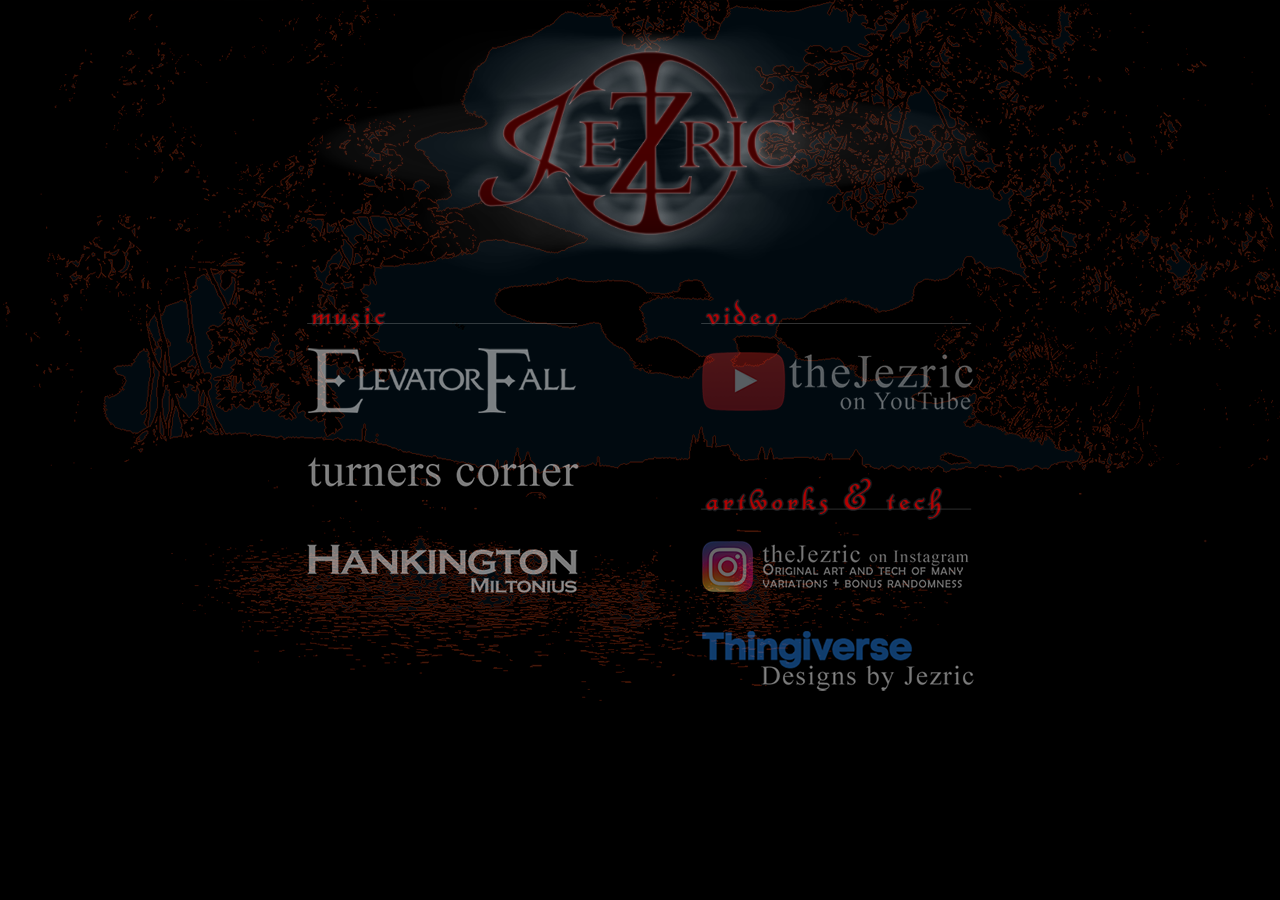
<file: index.html>
<!DOCTYPE html>
<html>
<head>
	<meta charset="utf-8" />
	<meta name="viewport" content="width=device-width, initial-scale=1.0">
	<title>Jezric</title>
	<!--<link href="content/bootstrap.css" rel="stylesheet" />-->
	<link href="content/site.css" rel="stylesheet" />
	<link rel="shortcut icon" type="image/x-icon" href="images/icon_32.ico" />
	<script src="scripts/modernizr-2.8.3.js"></script>

	<script language="javascript">



	</script>
</head>
<body>

    <div>

        <table width="100%" cellspacing="0" cellpadding="0">
            <tr>
                <td>
                    <center>
                        <img src="images/jezric.logo.chrome.png" id="titleGraphic" width="300" />

                        <table id="mainContentTable" style="width:300px">
                            <tr>
                                <td valign="top">
                                    <div id="buttons1" style="width:300px;">
                                        <img src="images/header.music.png" width="300" />
                                        <br />
                                        <a href="elevatorfall/" border="0"><div class="MenuItem_Music_ElevatorFall"></div></a>
                                        <br />
                                        <a href="turnerscorner/" border="0"><div class="MenuItem_Music_TurnersCorner"></div></a>
                                        <br />
                                        <a href="hankington/" border="0"><div class="MenuItem_Music_Hankington"></div></a>
                                    </div>
                                    <div id="buttons2" style="width:300px;">
                                        <img src="images/header.video.png" width="300" />
                                        <br />
                                        <a href="https://www.youtube.com/user/TheJezric/videos" border="0" target="_blank"><div class="MenuItem_Video_YouTube"></div></a>
                                        <br /><br /><br />
                                        <img src="images/header.arttech.png" width="300" />
                                        <br />
                                        <a href="https://www.instagram.com/thejezric/" border="0" target="_blank"><div class="MenuItem_Arttech_Instagram"></div></a>
                                        <br />
                                        <a href="https://www.thingiverse.com/Jezric/designs" border="0" target="_blank"><div class="MenuItem_Arttech_Thingiverse"></div></a>
                                    </div>
                                </td>
                            </tr>
                        </table>
                    </center>
                </td>
            </tr>
        </table>


    </div>


    <script src="scripts/jquery-3.3.1.js"></script>

    <script src="scripts/bootstrap.js"></script>

    <script language="javascript">

        $(document).ready(function ()
        {
            SetMainTable();
        });

        $(document).resize(function () {
            SetMainTable();
        });


        function SetMainTable()
        {
            if ($(window).width() >= Number(700))
            {
                $(mainContentTable).width(700);
                $(titleGraphic).width(700);
                

                $(buttons1).css('float', 'left');
                $(buttons2).css('float', 'right');
            }
            else
            {
                $(mainContentTable).width(300);

                $(titleGraphic).attr('src', 'images/jezric.logo.png')
            }
        }


    </script>
</body>
</html>
</file>
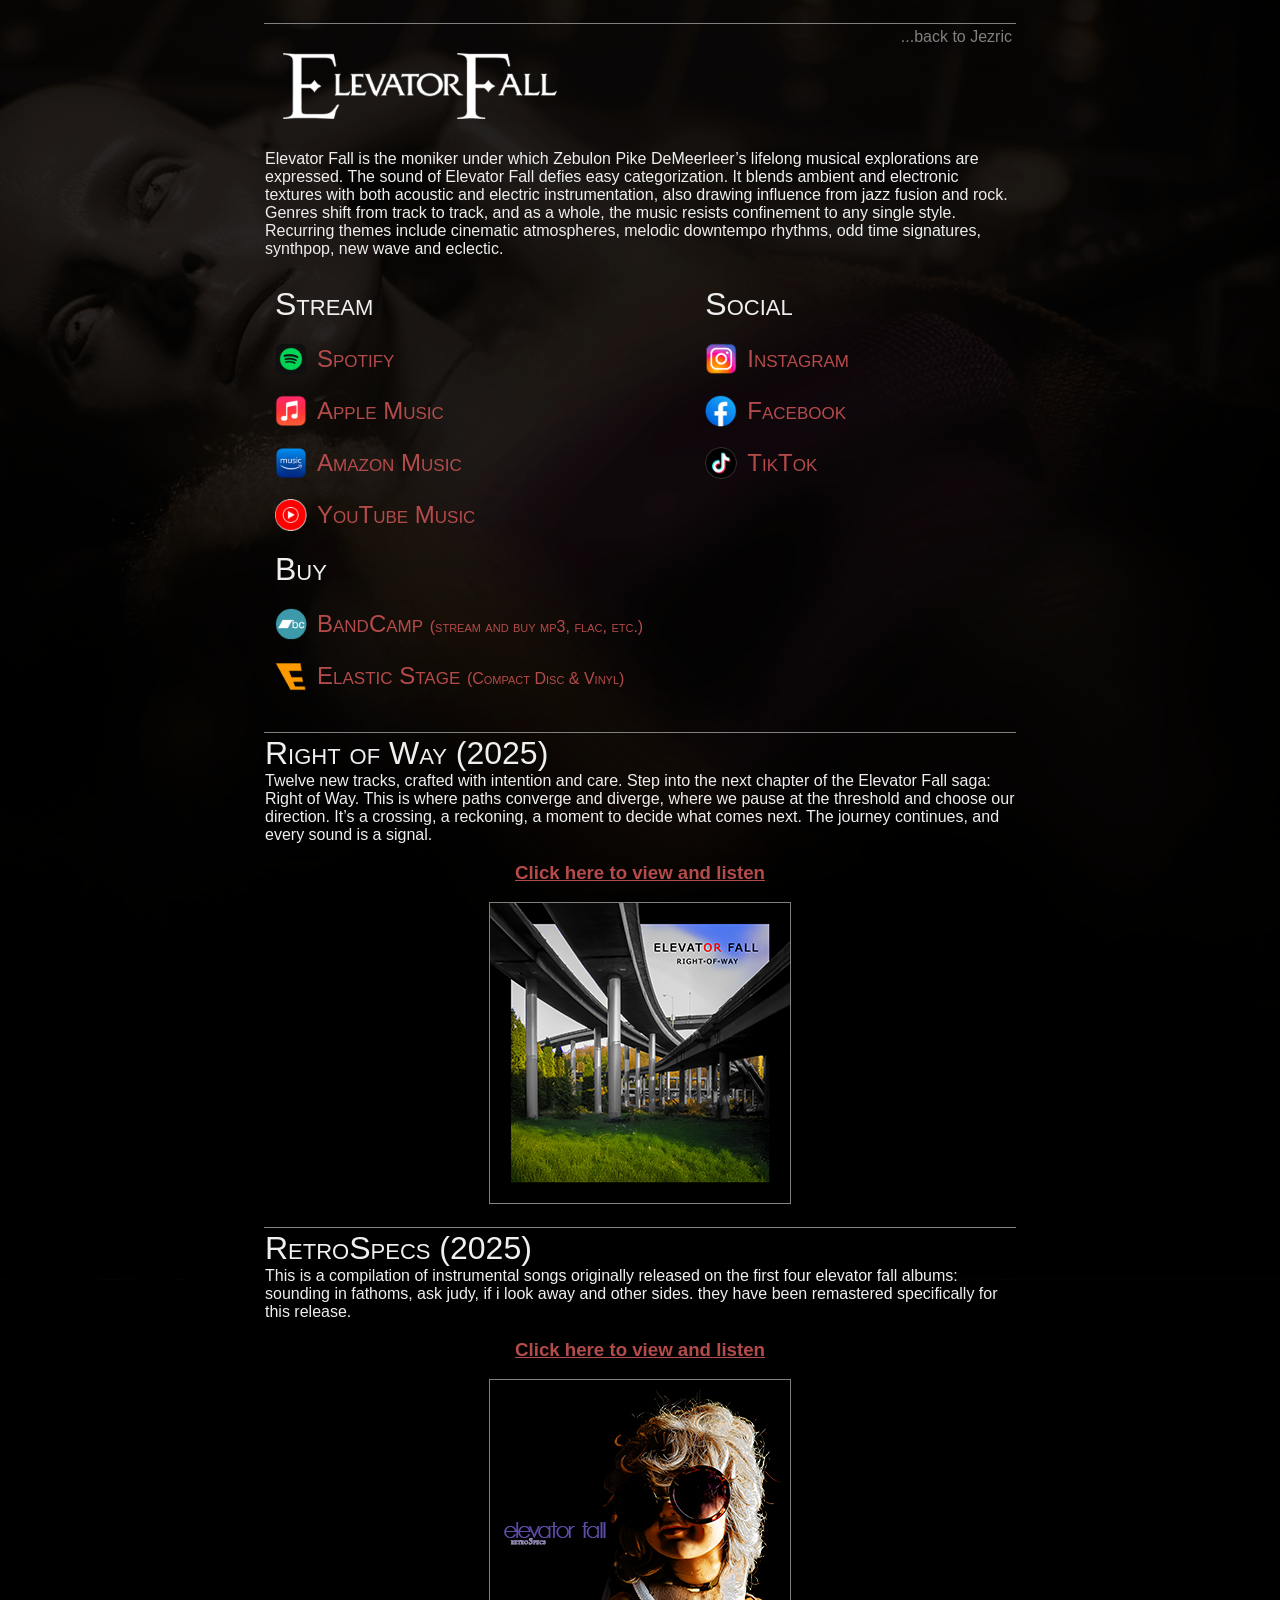
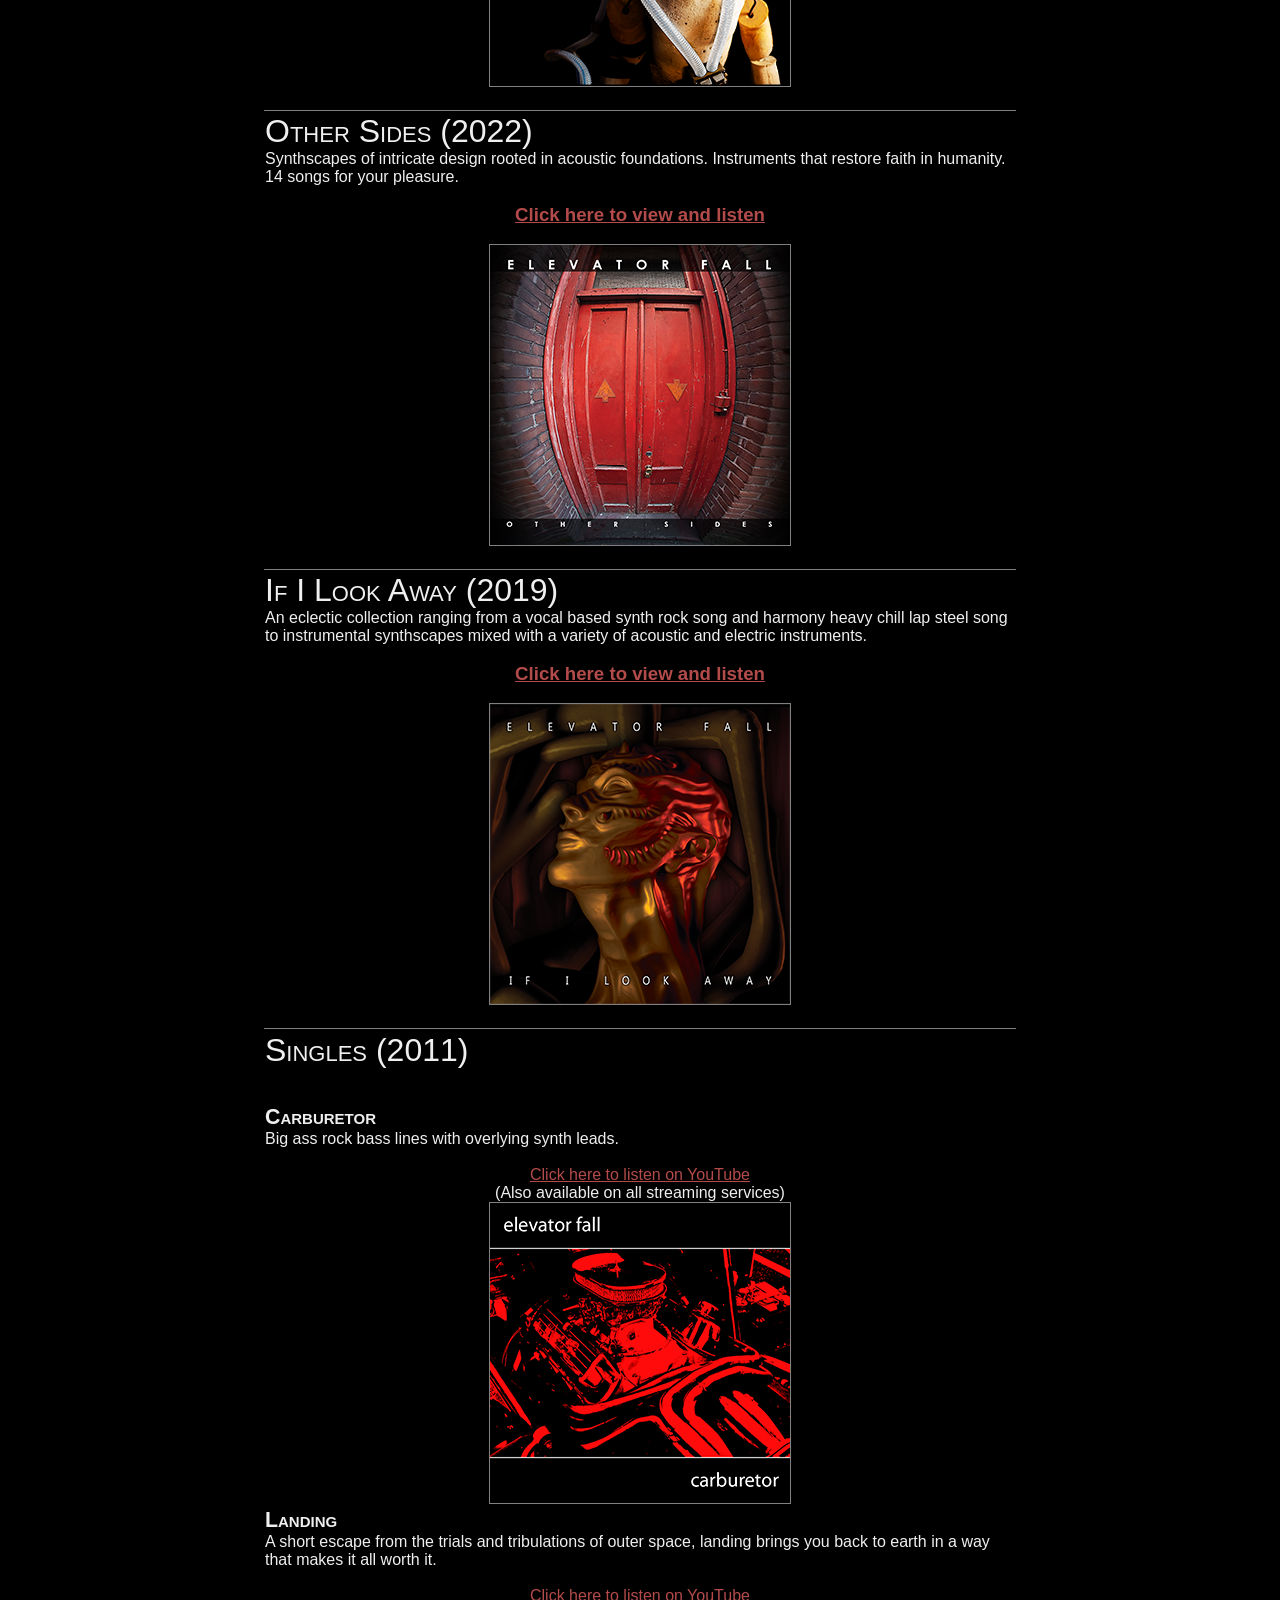
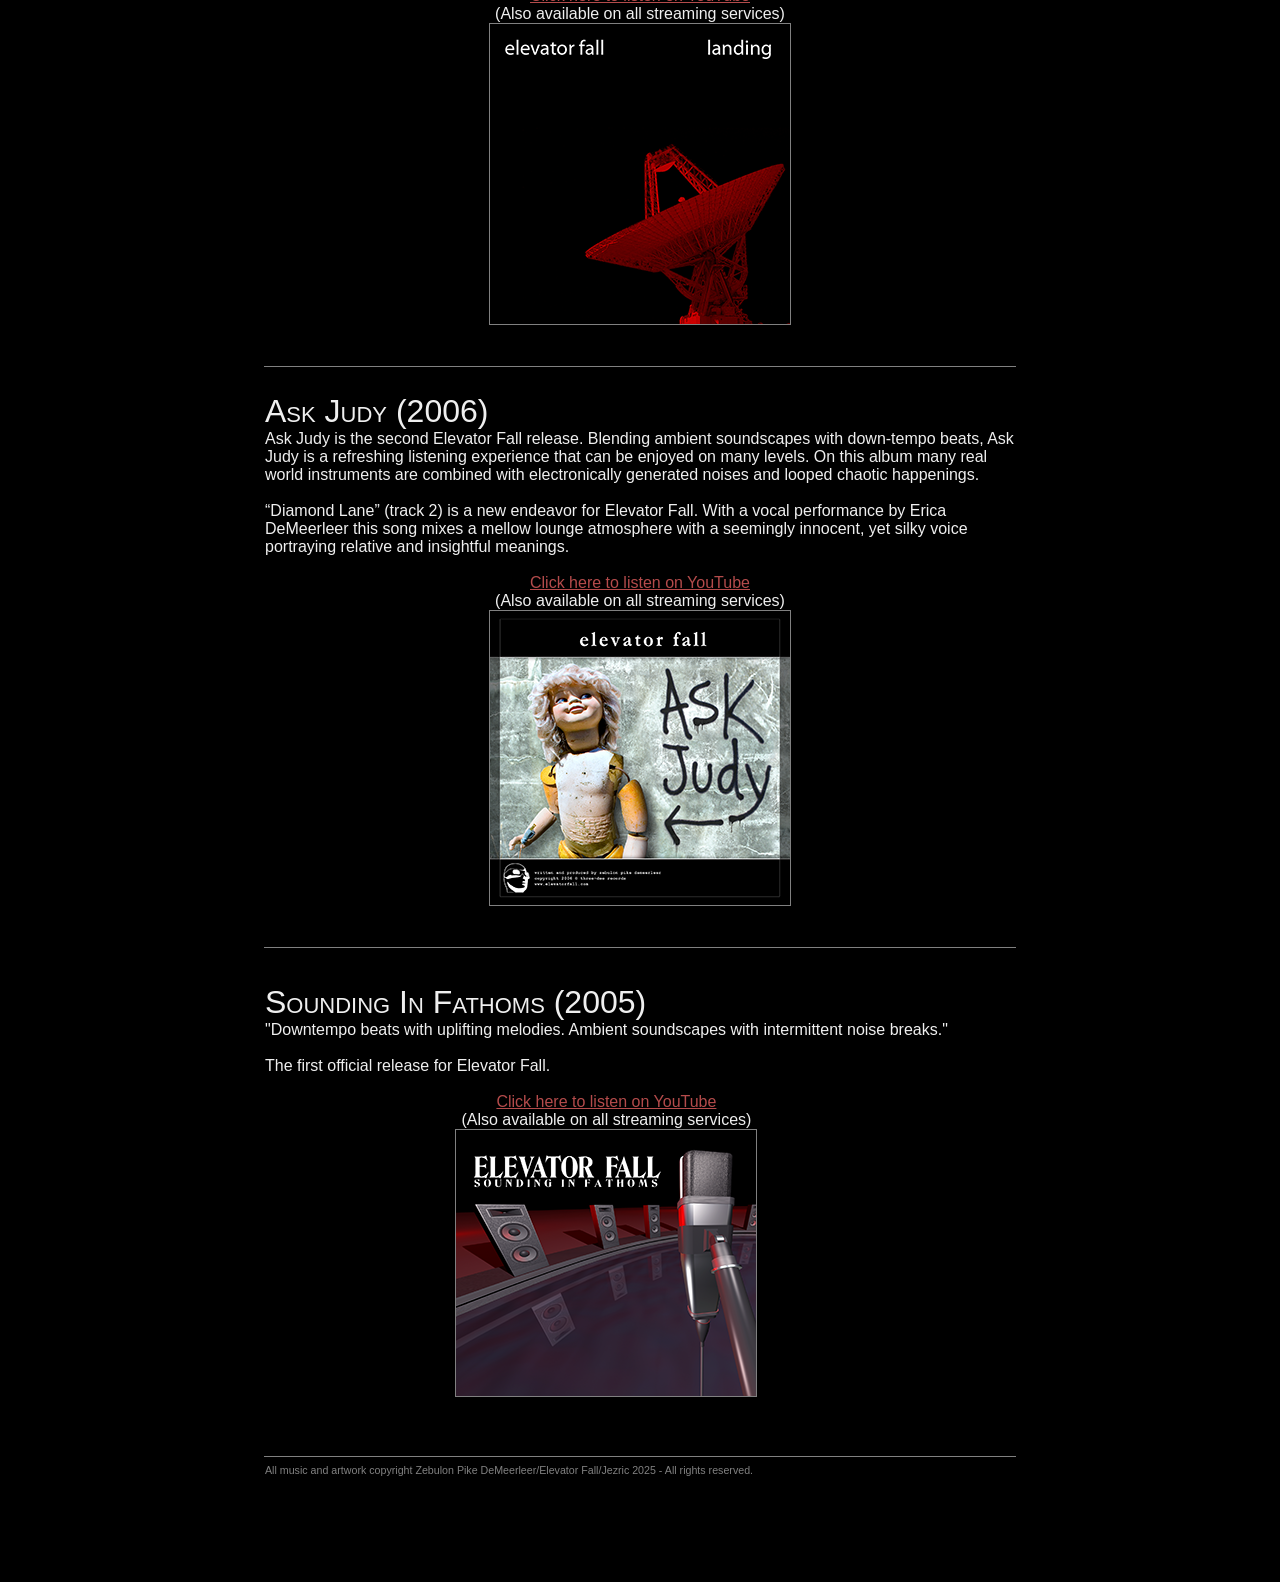
<file: ElevatorFall/index.html>
<!DOCTYPE html>
<html>
<head>
	<meta charset="utf-8" />
	<meta name="viewport" content="width=device-width, initial-scale=1.0">
	<title>Elevator Fall</title>
	<link href="../Content/site.css" rel="stylesheet" />
	<link rel="shortcut icon" type="image/x-icon" href="../Images/Icon_32.ico" />
	<!--<script src="../Scripts/modernizr-2.8.3.js"></script>-->

</head>
<!--<body style="">-->
<body style="background:fixed;background-color:#000000;background-image:url(../Images/elevatorfall_background.png);background-position:top center;background-repeat:no-repeat;">

        <div id="logodiv" class="MainTable" style="padding-top:10px;">
            <table width="100%">
                <tr>
                    <td>
                        <center>


                            <table id="mainContentTable">
                                <tr>
                                    <td style="border-top:solid 1px Gray;border-bottom:solid 1px Gray;padding-bottom:30px;">
                                        <table style="width:100%;">
                                            <tr>
                                                <td valign="top" style="text-align:right;">
                                                    <a href="../index.html" style="color:gray;text-decoration:none;">...back to Jezric</a>
                                                </td>
                                            </tr>
                                            <tr>
                                                <td>
                                                    <img src="../Images/title_ef.png" style="width:300px;" id="titleGraphic" />
                                                </td>
                                            </tr>
                                        </table>

                                        <br />

                                        Elevator Fall is the moniker under which Zebulon Pike DeMeerleer’s lifelong musical 
                                        explorations are expressed. The sound of Elevator Fall defies easy categorization. 
                                        It blends ambient and electronic textures with both acoustic and electric instrumentation, 
                                        also drawing influence from jazz fusion and rock. Genres shift from track to track, and as a 
                                        whole, the music resists confinement to any single style. Recurring themes include 
                                        cinematic atmospheres, melodic downtempo rhythms, odd time signatures, synthpop, new wave
                                        and eclectic.

                                        <br /><br />

                                        <!-- ############################################################################# -->
                                        <!-- ############################################################################# -->
                                        <!-- Links Table -->

                                        <table cellspacing="0" cellpadding="10" id="iconLinksTable" style="width:700px;">
                                            <tr>
                                                <td class="iconLinkHeaderText">
                                                    Stream
                                                </td>
                                                <td class="iconLinkHeaderText">
                                                    Social
                                                </td>
                                            </tr>
                                            <tr>
                                                <td>
                                                    <table cellspacing="0" cellpadding="0">
                                                        <tr>
                                                            <td>
                                                                <img src="../Images/icon.spotify.png" class="iconLinkIcon" />
                                                            </td>
                                                            <td class="iconLinkText">
                                                                <a href="https://open.spotify.com/artist/2zcEqauBDLvRuzZBbNf2YA?si=kf9XK8kITDSPB1Fy_HzSOg" target="_blank">Spotify</a>
                                                            </td>
                                                        </tr>
                                                    </table>
                                                </td>
                                                <td>
                                                    <table cellspacing="0" cellpadding="0">
                                                        <tr>
                                                            <td>
                                                                <img src="../Images/icon.instagram.png" class="iconLinkIcon" />
                                                            </td>
                                                            <td class="iconLinkText">
                                                                <a href="http://instagram.com/elevatorfall" target="_blank">Instagram</a>
                                                            </td>
                                                        </tr>
                                                    </table>
                                                </td>
                                            </tr>
                                            <tr>
                                                <td>
                                                    <table cellspacing="0" cellpadding="0">
                                                        <tr>
                                                            <td>
                                                                <img src="../Images/icon.applemusic.png" class="iconLinkIcon" />
                                                            </td>
                                                            <td class="iconLinkText">
                                                                <a href="https://music.apple.com/us/artist/elevator-fall/86082287" target="_blank">Apple Music</a>
                                                            </td>
                                                        </tr>
                                                    </table>
                                                </td>
                                                <td>
                                                    <table cellspacing="0" cellpadding="0">
                                                        <tr>
                                                            <td>
                                                                <img src="../Images/icon.facebook.png" class="iconLinkIcon" />
                                                            </td>
                                                            <td class="iconLinkText">
                                                                <a href="http://facebook.com/elevatorfall" target="_blank">Facebook</a>
                                                            </td>
                                                        </tr>
                                                    </table>
                                                </td>
                                            </tr>
                                            <tr>
                                                <td>
                                                    <table cellspacing="0" cellpadding="0">
                                                        <tr>
                                                            <td>
                                                                <img src="../Images/icon.amazonmusic.png" class="iconLinkIcon" />
                                                            </td>
                                                            <td class="iconLinkText">
                                                                <a href="https://music.amazon.com/artists/B0013OCCVW/elevator-fall" target="_blank">Amazon Music</a>
                                                            </td>
                                                        </tr>
                                                    </table>
                                                </td>
                                                <td>
                                                    <table cellspacing="0" cellpadding="0">
                                                        <tr>
                                                            <td>
                                                                <img src="../Images/icon.tiktok.png" class="iconLinkIcon" />
                                                            </td>
                                                            <td class="iconLinkText">
                                                                <a href="https://www.tiktok.com/@thejezric" target="_blank">TikTok</a>
                                                            </td>
                                                        </tr>
                                                    </table>
                                                </td>
                                            </tr>
                                            <tr>
                                                <td>
                                                    <table cellspacing="0" cellpadding="0">
                                                        <tr>
                                                            <td>
                                                                <img src="../Images/icon.youtubemusic.png" class="iconLinkIcon" />
                                                            </td>
                                                            <td class="iconLinkText">
                                                                <a href="https://music.youtube.com/channel/UC-_j81qPmVP6rUSRUumKQgA" target="_blank">YouTube Music</a>
                                                            </td>
                                                        </tr>
                                                    </table>
                                                </td>
                                                <td>
                                                    &nbsp;
                                                </td>
                                            </tr>
                                            <tr>
                                                <td colspan="2" class="iconLinkHeaderText">
                                                    Buy
                                                </td>
                                            </tr>
                                            <tr>
                                                <td colspan="2">
                                                    <table cellspacing="0" cellpadding="0">
                                                        <tr>
                                                            <td>
                                                                <img src="../Images/icon.bandcamp.png" class="iconLinkIcon" />
                                                            </td>
                                                            <td class="iconLinkText">
                                                                <a href="https://elevatorfall.bandcamp.com/" target="_blank">
                                                                    BandCamp <span style="font-size:12pt; text-decoration:none;">(stream and buy mp3, flac, etc.)</span>
                                                                </a>
                                                            </td>
                                                        </tr>
                                                    </table>
                                                </td>
                                            </tr>
                                            <tr>
                                                <td colspan="2">
                                                    <table cellspacing="0" cellpadding="0">
                                                        <tr>
                                                            <td>
                                                                <img src="../Images/icon.elasticstage.png" class="iconLinkIcon" />
                                                            </td>
                                                            <td class="iconLinkText">
                                                                <a href="https://elasticstage.com/jezric" target="_blank">
                                                                    Elastic Stage <span style="font-size:12pt; text-decoration:none;">(Compact Disc & Vinyl)</span>
                                                                </a>
                                                            </td>
                                                        </tr>
                                                    </table>
                                                </td>
                                            </tr>
                                        </table>

                                    </td>
                                </tr>

                                <!-- ############################################################################# -->
                                <!-- ############################################################################# -->
                                <!-- Releases -->

                                <tr>
                                    <td valign="top" style="padding-top:0px;border-bottom:solid 1px Gray;">
                                        <table cellpadding="0" cellspacing="0">
                                            <tr>
                                                <td valign="top" style="">
                                                    <h1>Right of Way (2025)</h1>

                                                    Twelve new tracks, crafted with intention and care. Step into the next chapter of the Elevator Fall saga: Right of Way.
                                                    This is where paths converge and diverge, where we pause at the threshold and choose our direction. It’s a crossing, a reckoning,
                                                    a moment to decide what comes next. The journey continues, and every sound is a signal.

                                                    <br /><br />

                                                </td>
                                            </tr>
                                            <tr>
                                                <td rowspan="2" valign="top" align="center">
                                                    <a href="ef5.htm" style="font-size:14pt;font-weight:bold;">Click here to view and listen</a>
                                                    <br /><br />

                                                    <a href="ef5.htm"><img src="../Images/ef5_cover_small.png" border="0" style="border:Grey 1px solid;" /></a>

                                                    <br /><br />
                                                </td>
                                            </tr>
                                        </table>
                                    </td>
                                </tr>
                                <tr>
                                    <td valign="top" style="padding-top:0px;border-bottom:solid 1px Gray;">
                                        <table cellpadding="0" cellspacing="0">
                                            <tr>
                                                <td valign="top" style="">
                                                    <h1>RetroSpecs (2025)</h1>

                                                    This is a compilation of instrumental songs originally released on the first four elevator fall albums: sounding in fathoms, ask judy, if i look away and other sides. they have been remastered specifically for this release.

                                                    <br /><br />

                                                </td>
                                            </tr>
                                            <tr>
                                                <td rowspan="2" valign="top" align="center">
                                                    <a href="RetroSpecs.htm" style="font-size:14pt;font-weight:bold;">Click here to view and listen</a>
                                                    <br /><br />

                                                    <a href="RetroSpecs.htm"><img src="../Images/RetroSpecs_cover_small.png" border="0" style="border:Grey 1px solid;" /></a>

                                                    <br /><br />
                                                </td>
                                            </tr>
                                        </table>
                                    </td>
                                </tr>
                                <tr>
                                    <td valign="top" style="padding-top:0px;border-bottom:solid 1px Gray;">
                                        <table cellpadding="0" cellspacing="0">
                                            <tr>
                                                <td valign="top" style="">
                                                    <h1>Other Sides (2022)</h1>

                                                    Synthscapes of intricate design rooted in acoustic foundations. Instruments that restore faith in humanity.  14 songs for your pleasure.

                                                    <br /><br />

                                                </td>
                                            </tr>
                                            <tr>
                                                <td rowspan="2" valign="top" align="center">
                                                    <a href="ef4.htm" style="font-size:14pt;font-weight:bold;">Click here to view and listen</a>
                                                    <br /><br />

                                                    <a href="ef4.htm"><img src="../Images/OtherSides_cover_small.png" border="0" style="border:Grey 1px solid;" /></a>

                                                    <br /><br />
                                                </td>
                                            </tr>
                                        </table>
                                    </td>
                                </tr>
                                <tr>
                                    <td valign="top" style="padding-top:0px;border-bottom:solid 1px Gray;">
                                        <table cellpadding="0" cellspacing="0">
                                            <tr>
                                                <td valign="top" style="">
                                                    <h1>If I Look Away (2019)</h1>

                                                    An eclectic collection ranging from a vocal based synth rock song and harmony heavy chill lap
                                                    steel song to instrumental synthscapes mixed with a variety of acoustic and electric instruments.

                                                    <br /><br />

                                                </td>
                                            </tr>
                                            <tr>
                                                <td rowspan="2" valign="top" align="center">
                                                    <a href="ef3.htm" style="font-size:14pt;font-weight:bold;">Click here to view and listen</a>
                                                    <br /><br />

                                                    <a href="ef3.htm"><img src="../Images/ef3_small.png" border="0" style="border:Grey 1px solid;" /></a>

                                                    <br /><br />
                                                </td>
                                            </tr>
                                        </table>
                                    </td>
                                </tr>
                                <tr>
                                    <td style="border-bottom:solid 1px Gray;">
                                        <table style="width:100%" cellpadding="0" cellspacing="0">
                                            <tr>
                                                <td colspan="2">
                                                    <h1>Singles (2011)</h1>
                                                    <br /><br />
                                                </td>
                                            </tr>
                                            <tr>
                                                <td valign="top">
                                                    <h2>Carburetor</h2>
                                                    Big ass rock bass lines with overlying synth leads.

                                                    <br /><br />
                                                </td>
                                            </tr>
                                            <tr>
                                                <td align="center">
                                                    <a href="https://www.youtube.com/watch?v=0ZXmpyskxH0&list=OLAK5uy_l4fRHy2_64J9yUJReAwbh33qc3EGOA5n0&ab_channel=ElevatorFall-Topic">Click here to listen on YouTube</a>
                                                    <br />
                                                    (Also available on all streaming services)
                                                    <br />
                                                    <a href="../Images/carburetor_large.png" target="_blank"><img src="../Images/carburetor_small.png" border="0" style="border:Grey 1px solid;" /></a>
                                                </td>
                                            </tr>
                                            <tr>
                                                <td valign="top">
                                                    <h2>Landing</h2>
                                                    A short escape from the trials and tribulations of outer space, landing brings you back to earth
                                                    in a way that makes it all worth it.

                                                    <br /><br />
                                                </td>
                                            </tr>
                                            <tr>
                                                <td align="center">
                                                    <a href="https://www.youtube.com/watch?v=GgaIdGv7B8Y&list=OLAK5uy_lQ0nNYI5kRM7mC9y0TooNAgnmoZ-Sc2lA&ab_channel=ElevatorFall-Topic">Click here to listen on YouTube</a>
                                                    <br />
                                                    (Also available on all streaming services)
                                                    <br />
                                                    <a href="../Images/Landing_large.png" target="_blank"><img src="../Images/landing_small.png" border="0" style="border:Grey 1px solid;" /></a>
                                                </td>
                                            </tr>
                                        </table>

                                        <br /><br />
                                    </td>
                                </tr>
                                <tr>
                                    <td height="20px">
                                        &nbsp;
                                    </td>
                                </tr>
                                <tr>
                                    <td valign="top" style="padding-top:0px;border-bottom:solid 1px Gray;">
                                        <table cellpadding="0" cellspacing="0">
                                            <tr>
                                                <td valign="top" style="">
                                                    <h1>Ask Judy (2006)</h1>

                                                    Ask Judy is the second Elevator Fall release. Blending ambient soundscapes with down-tempo
                                                    beats, Ask Judy is a refreshing listening experience that can be enjoyed on many levels. On
                                                    this album many real world instruments are combined with electronically generated noises and
                                                    looped chaotic happenings.

                                                    <br /><br />

                                                    “Diamond Lane” (track 2) is a new endeavor for Elevator Fall. With a vocal performance by
                                                    Erica DeMeerleer this song mixes a mellow lounge atmosphere with a seemingly innocent, yet
                                                    silky voice portraying relative and insightful meanings.

                                                    <br /><br />
                                                </td>
                                            </tr>
                                            <tr>
                                                <td rowspan="2" valign="top" align="center">
                                                    <a href="https://www.youtube.com/watch?v=fLaEq5iTkhk&list=OLAK5uy_nmJQ6FEAe9GaXwJplHvz3WXzs2dgPFbrE&ab_channel=ElevatorFall-Topic">Click here to listen on YouTube</a>
                                                    <br />
                                                    (Also available on all streaming services)
                                                    <br />
                                                    <a href="../Images/AskJudy_large.png" target="_blank"><img src="../Images/AskJudy_small.png" border="0" style="border:Grey 1px solid;" /></a>
                                                </td>
                                            </tr>
                                        </table>

                                        <br /><br />
                                    </td>
                                </tr>
                                <tr>
                                    <td height="30px">
                                        &nbsp;
                                    </td>
                                </tr>
                                <tr>
                                    <td valign="top" style="padding-top:0px;border-bottom:solid 1px Gray;">
                                        <table cellpadding="0" cellspacing="0">
                                            <tr>
                                                <td valign="top" style="">
                                                    <h1>Sounding In Fathoms (2005)</h1>
                                                    "Downtempo beats with uplifting melodies. Ambient soundscapes
                                                    with intermittent noise breaks."

                                                    <br /><br />

                                                    The first official release for Elevator Fall.

                                                    <br /><br />
                                                </td>
                                            </tr>
                                            <tr>
                                                <td rowspan="2" valign="top" align="center">
                                                    <a href="https://www.youtube.com/watch?v=pHVLCiRi5Zs&list=OLAK5uy_nKw1eDHvUE-jQg92EF8JWIMuaYXaXF2mQ&ab_channel=ElevatorFall-Topic">Click here to listen on YouTube</a>
                                                    <br />
                                                    (Also available on all streaming services)
                                                    <br />
                                                    <a href="../Images/sounding_large.png" target="_blank"><img src="../Images/sounding_small.png" border="0" style="border:Grey 1px solid;" /></a>
                                                </td>
                                            </tr>
                                        </table>

                                        <br /><br /><br />
                                    </td>
                                </tr>
                                <tr>
                                    <td>
                                        <span style="font-size:8pt;color:gray;">All music and artwork copyright Zebulon Pike DeMeerleer/Elevator Fall/Jezric 2025 - All rights reserved.</span>

                                        <br /><br /><br /><br /><br /><br />

                                    </td>
                                </tr>
                            </table>

                        </center>
                    </td>
                </tr>
            </table>

        </div>


        <script src="../Scripts/jquery-3.3.1.js"></script>

        <script src="../Scripts/bootstrap.js"></script>

        <script language="javascript">

           

            $(document).ready(function () {
                SetMainTable();
            });

            $(window).resize(function () {
                SetMainTable();
            });


            function SetMainTable()
            {
                if ($(window).width() >= Number(800))
                {
                    $(mainContentTable).width(750);
                    $(iconLinksTable).width(750);
                }
                else
                {
                    $(mainContentTable).width(300);
                    $(iconLinksTable).width(300);
                }
            }


        </script>

    </body>
</html>
</file>
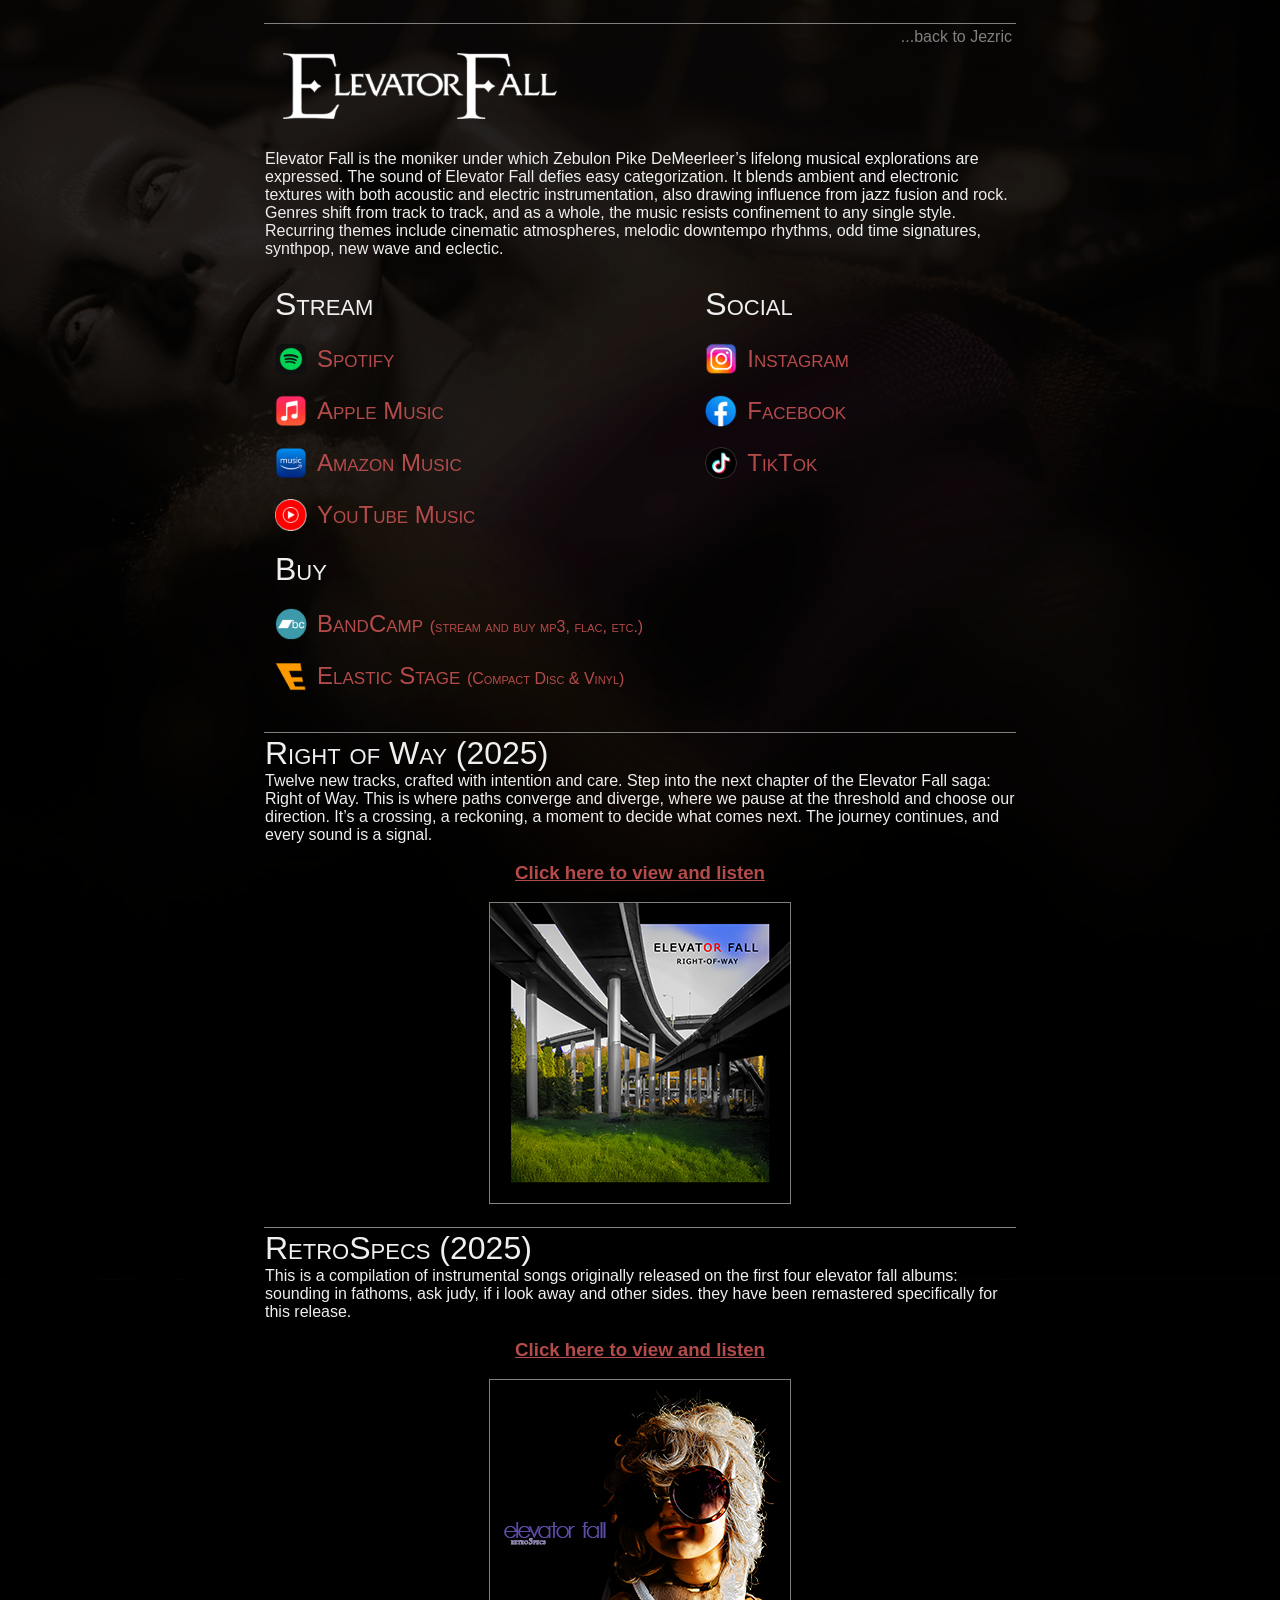
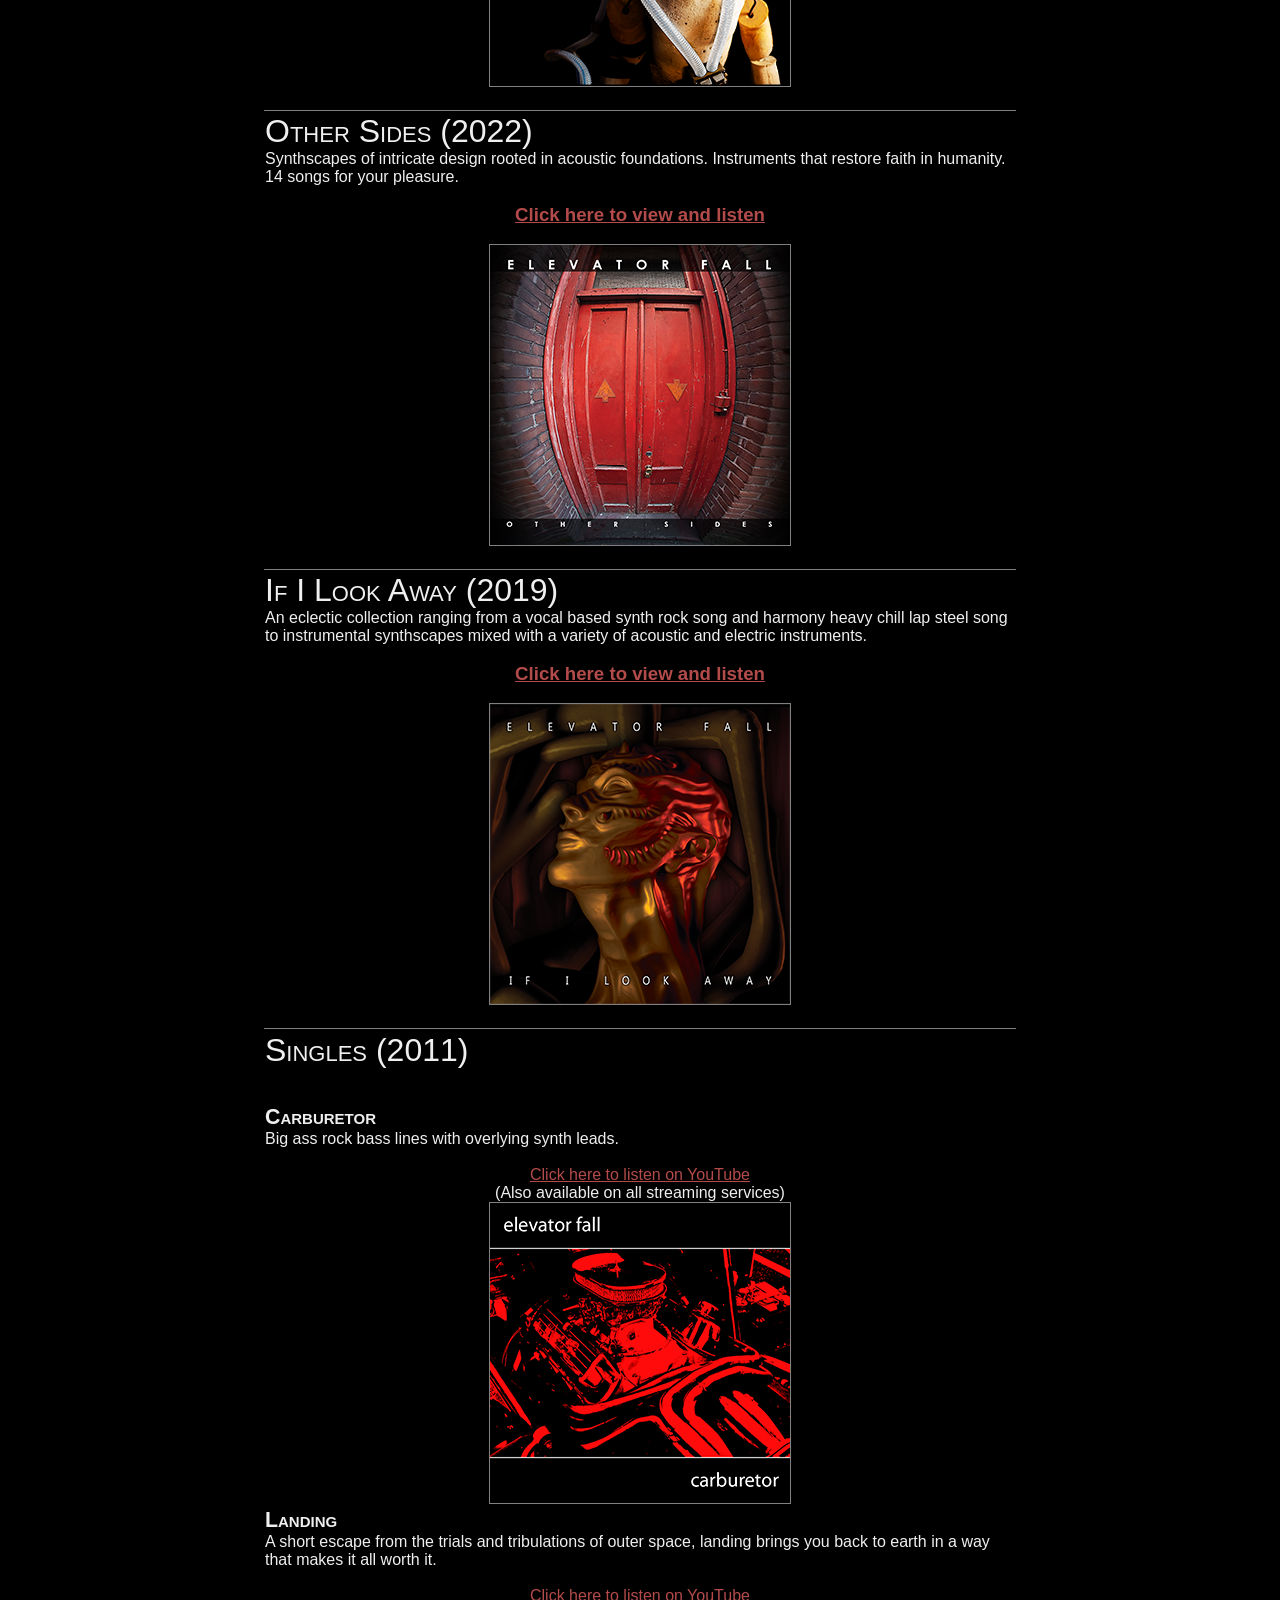
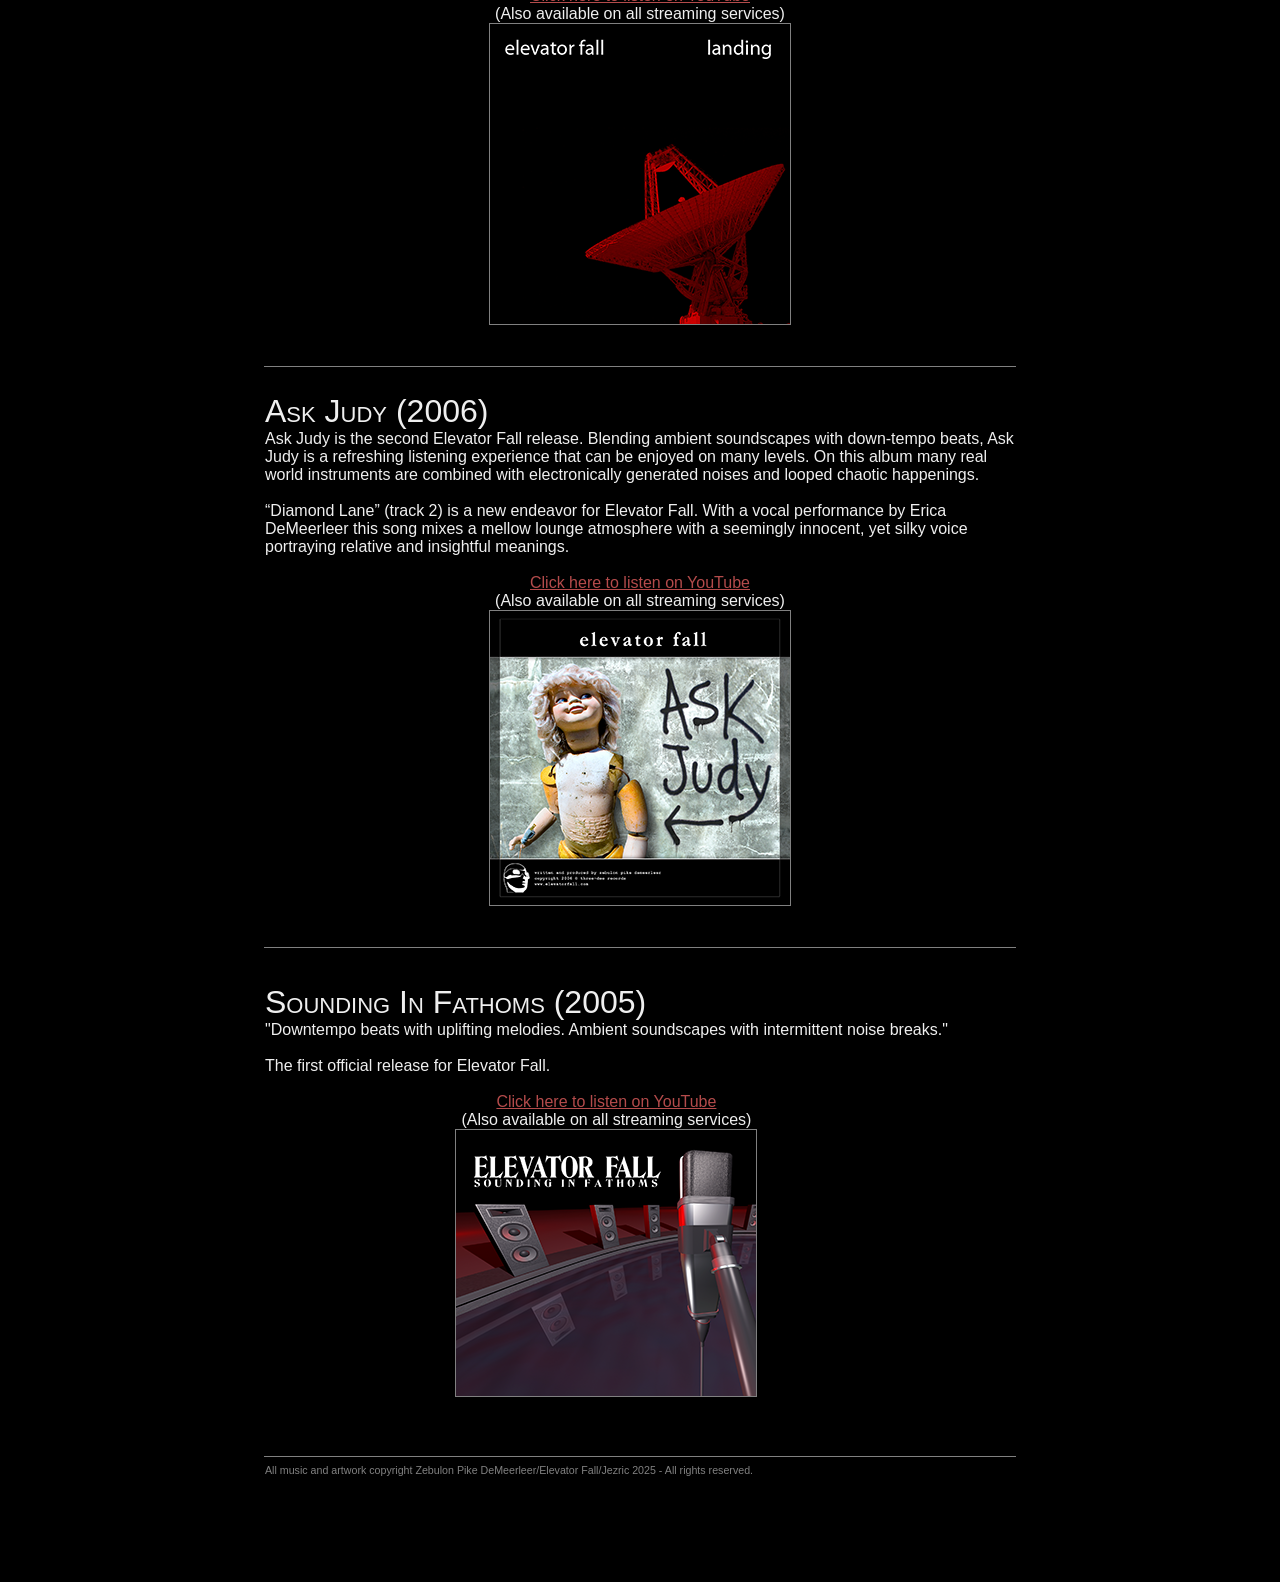
<file: elevatorfall/index.html>
<!DOCTYPE html>
<html>
<head>
	<meta charset="utf-8" />
	<meta name="viewport" content="width=device-width, initial-scale=1.0">
	<title>Elevator Fall</title>
	<link href="../content/site.css" rel="stylesheet" />
	<link rel="shortcut icon" type="image/x-icon" href="../images/icon_32.ico" />
	<!--<script src="../scripts/modernizr-2.8.3.js"></script>-->

</head>
<!--<body style="">-->
<body style="background:fixed;background-color:#000000;background-image:url(../images/elevatorfall_background.png);background-position:top center;background-repeat:no-repeat;">

        <div id="logodiv" class="MainTable" style="padding-top:10px;">
            <table width="100%">
                <tr>
                    <td>
                        <center>


                            <table id="mainContentTable">
                                <tr>
                                    <td style="border-top:solid 1px Gray;border-bottom:solid 1px Gray;padding-bottom:30px;">
                                        <table style="width:100%;">
                                            <tr>
                                                <td valign="top" style="text-align:right;">
                                                    <a href="../index.html" style="color:gray;text-decoration:none;">...back to Jezric</a>
                                                </td>
                                            </tr>
                                            <tr>
                                                <td>
                                                    <img src="../images/title_ef.png" style="width:300px;" id="titleGraphic" />
                                                </td>
                                            </tr>
                                        </table>

                                        <br />

                                        Elevator Fall is the moniker under which Zebulon Pike DeMeerleer’s lifelong musical 
                                        explorations are expressed. The sound of Elevator Fall defies easy categorization. 
                                        It blends ambient and electronic textures with both acoustic and electric instrumentation, 
                                        also drawing influence from jazz fusion and rock. Genres shift from track to track, and as a 
                                        whole, the music resists confinement to any single style. Recurring themes include 
                                        cinematic atmospheres, melodic downtempo rhythms, odd time signatures, synthpop, new wave
                                        and eclectic.

                                        <br /><br />

                                        <!-- ############################################################################# -->
                                        <!-- ############################################################################# -->
                                        <!-- Links Table -->

                                        <table cellspacing="0" cellpadding="10" id="iconLinksTable" style="width:700px;">
                                            <tr>
                                                <td class="iconLinkHeaderText">
                                                    Stream
                                                </td>
                                                <td class="iconLinkHeaderText">
                                                    Social
                                                </td>
                                            </tr>
                                            <tr>
                                                <td>
                                                    <table cellspacing="0" cellpadding="0">
                                                        <tr>
                                                            <td>
                                                                <img src="../images/icon.spotify.png" class="iconLinkIcon" />
                                                            </td>
                                                            <td class="iconLinkText">
                                                                <a href="https://open.spotify.com/artist/2zcEqauBDLvRuzZBbNf2YA?si=kf9XK8kITDSPB1Fy_HzSOg" target="_blank">Spotify</a>
                                                            </td>
                                                        </tr>
                                                    </table>
                                                </td>
                                                <td>
                                                    <table cellspacing="0" cellpadding="0">
                                                        <tr>
                                                            <td>
                                                                <img src="../images/icon.instagram.png" class="iconLinkIcon" />
                                                            </td>
                                                            <td class="iconLinkText">
                                                                <a href="http://instagram.com/elevatorfall" target="_blank">Instagram</a>
                                                            </td>
                                                        </tr>
                                                    </table>
                                                </td>
                                            </tr>
                                            <tr>
                                                <td>
                                                    <table cellspacing="0" cellpadding="0">
                                                        <tr>
                                                            <td>
                                                                <img src="../images/icon.applemusic.png" class="iconLinkIcon" />
                                                            </td>
                                                            <td class="iconLinkText">
                                                                <a href="https://music.apple.com/us/artist/elevator-fall/86082287" target="_blank">Apple Music</a>
                                                            </td>
                                                        </tr>
                                                    </table>
                                                </td>
                                                <td>
                                                    <table cellspacing="0" cellpadding="0">
                                                        <tr>
                                                            <td>
                                                                <img src="../images/icon.facebook.png" class="iconLinkIcon" />
                                                            </td>
                                                            <td class="iconLinkText">
                                                                <a href="http://facebook.com/elevatorfall" target="_blank">Facebook</a>
                                                            </td>
                                                        </tr>
                                                    </table>
                                                </td>
                                            </tr>
                                            <tr>
                                                <td>
                                                    <table cellspacing="0" cellpadding="0">
                                                        <tr>
                                                            <td>
                                                                <img src="../images/icon.amazonmusic.png" class="iconLinkIcon" />
                                                            </td>
                                                            <td class="iconLinkText">
                                                                <a href="https://music.amazon.com/artists/B0013OCCVW/elevator-fall" target="_blank">Amazon Music</a>
                                                            </td>
                                                        </tr>
                                                    </table>
                                                </td>
                                                <td>
                                                    <table cellspacing="0" cellpadding="0">
                                                        <tr>
                                                            <td>
                                                                <img src="../images/icon.tiktok.png" class="iconLinkIcon" />
                                                            </td>
                                                            <td class="iconLinkText">
                                                                <a href="https://www.tiktok.com/@thejezric" target="_blank">TikTok</a>
                                                            </td>
                                                        </tr>
                                                    </table>
                                                </td>
                                            </tr>
                                            <tr>
                                                <td>
                                                    <table cellspacing="0" cellpadding="0">
                                                        <tr>
                                                            <td>
                                                                <img src="../images/icon.youtubemusic.png" class="iconLinkIcon" />
                                                            </td>
                                                            <td class="iconLinkText">
                                                                <a href="https://music.youtube.com/channel/UC-_j81qPmVP6rUSRUumKQgA" target="_blank">YouTube Music</a>
                                                            </td>
                                                        </tr>
                                                    </table>
                                                </td>
                                                <td>
                                                    &nbsp;
                                                </td>
                                            </tr>
                                            <tr>
                                                <td colspan="2" class="iconLinkHeaderText">
                                                    Buy
                                                </td>
                                            </tr>
                                            <tr>
                                                <td colspan="2">
                                                    <table cellspacing="0" cellpadding="0">
                                                        <tr>
                                                            <td>
                                                                <img src="../images/icon.bandcamp.png" class="iconLinkIcon" />
                                                            </td>
                                                            <td class="iconLinkText">
                                                                <a href="https://elevatorfall.bandcamp.com/" target="_blank">
                                                                    BandCamp <span style="font-size:12pt; text-decoration:none;">(stream and buy mp3, flac, etc.)</span>
                                                                </a>
                                                            </td>
                                                        </tr>
                                                    </table>
                                                </td>
                                            </tr>
                                            <tr>
                                                <td colspan="2">
                                                    <table cellspacing="0" cellpadding="0">
                                                        <tr>
                                                            <td>
                                                                <img src="../images/icon.elasticstage.png" class="iconLinkIcon" />
                                                            </td>
                                                            <td class="iconLinkText">
                                                                <a href="https://elasticstage.com/jezric" target="_blank">
                                                                    Elastic Stage <span style="font-size:12pt; text-decoration:none;">(Compact Disc & Vinyl)</span>
                                                                </a>
                                                            </td>
                                                        </tr>
                                                    </table>
                                                </td>
                                            </tr>
                                        </table>

                                    </td>
                                </tr>

                                <!-- ############################################################################# -->
                                <!-- ############################################################################# -->
                                <!-- Releases -->

                                <tr>
                                    <td valign="top" style="padding-top:0px;border-bottom:solid 1px Gray;">
                                        <table cellpadding="0" cellspacing="0">
                                            <tr>
                                                <td valign="top" style="">
                                                    <h1>Right of Way (2025)</h1>

                                                    Twelve new tracks, crafted with intention and care. Step into the next chapter of the Elevator Fall saga: Right of Way.
                                                    This is where paths converge and diverge, where we pause at the threshold and choose our direction. It’s a crossing, a reckoning,
                                                    a moment to decide what comes next. The journey continues, and every sound is a signal.

                                                    <br /><br />

                                                </td>
                                            </tr>
                                            <tr>
                                                <td rowspan="2" valign="top" align="center">
                                                    <a href="ef5.htm" style="font-size:14pt;font-weight:bold;">Click here to view and listen</a>
                                                    <br /><br />

                                                    <a href="ef5.htm"><img src="../images/ef5_cover_small.png" border="0" style="border:Grey 1px solid;" /></a>

                                                    <br /><br />
                                                </td>
                                            </tr>
                                        </table>
                                    </td>
                                </tr>
                                <tr>
                                    <td valign="top" style="padding-top:0px;border-bottom:solid 1px Gray;">
                                        <table cellpadding="0" cellspacing="0">
                                            <tr>
                                                <td valign="top" style="">
                                                    <h1>RetroSpecs (2025)</h1>

                                                    This is a compilation of instrumental songs originally released on the first four elevator fall albums: sounding in fathoms, ask judy, if i look away and other sides. they have been remastered specifically for this release.

                                                    <br /><br />

                                                </td>
                                            </tr>
                                            <tr>
                                                <td rowspan="2" valign="top" align="center">
                                                    <a href="retrospecs.htm" style="font-size:14pt;font-weight:bold;">Click here to view and listen</a>
                                                    <br /><br />

                                                    <a href="retrospecs.htm"><img src="../images/retrospecs_cover_small.png" border="0" style="border:Grey 1px solid;" /></a>

                                                    <br /><br />
                                                </td>
                                            </tr>
                                        </table>
                                    </td>
                                </tr>
                                <tr>
                                    <td valign="top" style="padding-top:0px;border-bottom:solid 1px Gray;">
                                        <table cellpadding="0" cellspacing="0">
                                            <tr>
                                                <td valign="top" style="">
                                                    <h1>Other Sides (2022)</h1>

                                                    Synthscapes of intricate design rooted in acoustic foundations. Instruments that restore faith in humanity.  14 songs for your pleasure.

                                                    <br /><br />

                                                </td>
                                            </tr>
                                            <tr>
                                                <td rowspan="2" valign="top" align="center">
                                                    <a href="ef4.htm" style="font-size:14pt;font-weight:bold;">Click here to view and listen</a>
                                                    <br /><br />

                                                    <a href="ef4.htm"><img src="../images/othersides_cover_small.png" border="0" style="border:Grey 1px solid;" /></a>

                                                    <br /><br />
                                                </td>
                                            </tr>
                                        </table>
                                    </td>
                                </tr>
                                <tr>
                                    <td valign="top" style="padding-top:0px;border-bottom:solid 1px Gray;">
                                        <table cellpadding="0" cellspacing="0">
                                            <tr>
                                                <td valign="top" style="">
                                                    <h1>If I Look Away (2019)</h1>

                                                    An eclectic collection ranging from a vocal based synth rock song and harmony heavy chill lap
                                                    steel song to instrumental synthscapes mixed with a variety of acoustic and electric instruments.

                                                    <br /><br />

                                                </td>
                                            </tr>
                                            <tr>
                                                <td rowspan="2" valign="top" align="center">
                                                    <a href="ef3.htm" style="font-size:14pt;font-weight:bold;">Click here to view and listen</a>
                                                    <br /><br />

                                                    <a href="ef3.htm"><img src="../images/ef3_small.png" border="0" style="border:Grey 1px solid;" /></a>

                                                    <br /><br />
                                                </td>
                                            </tr>
                                        </table>
                                    </td>
                                </tr>
                                <tr>
                                    <td style="border-bottom:solid 1px Gray;">
                                        <table style="width:100%" cellpadding="0" cellspacing="0">
                                            <tr>
                                                <td colspan="2">
                                                    <h1>Singles (2011)</h1>
                                                    <br /><br />
                                                </td>
                                            </tr>
                                            <tr>
                                                <td valign="top">
                                                    <h2>Carburetor</h2>
                                                    Big ass rock bass lines with overlying synth leads.

                                                    <br /><br />
                                                </td>
                                            </tr>
                                            <tr>
                                                <td align="center">
                                                    <a href="https://www.youtube.com/watch?v=0ZXmpyskxH0&list=OLAK5uy_l4fRHy2_64J9yUJReAwbh33qc3EGOA5n0&ab_channel=ElevatorFall-Topic">Click here to listen on YouTube</a>
                                                    <br />
                                                    (Also available on all streaming services)
                                                    <br />
                                                    <a href="../images/carburetor_large.png" target="_blank"><img src="../images/carburetor_small.png" border="0" style="border:Grey 1px solid;" /></a>
                                                </td>
                                            </tr>
                                            <tr>
                                                <td valign="top">
                                                    <h2>Landing</h2>
                                                    A short escape from the trials and tribulations of outer space, landing brings you back to earth
                                                    in a way that makes it all worth it.

                                                    <br /><br />
                                                </td>
                                            </tr>
                                            <tr>
                                                <td align="center">
                                                    <a href="https://www.youtube.com/watch?v=GgaIdGv7B8Y&list=OLAK5uy_lQ0nNYI5kRM7mC9y0TooNAgnmoZ-Sc2lA&ab_channel=ElevatorFall-Topic">Click here to listen on YouTube</a>
                                                    <br />
                                                    (Also available on all streaming services)
                                                    <br />
                                                    <a href="../images/landing_large.png" target="_blank"><img src="../images/landing_small.png" border="0" style="border:Grey 1px solid;" /></a>
                                                </td>
                                            </tr>
                                        </table>

                                        <br /><br />
                                    </td>
                                </tr>
                                <tr>
                                    <td height="20px">
                                        &nbsp;
                                    </td>
                                </tr>
                                <tr>
                                    <td valign="top" style="padding-top:0px;border-bottom:solid 1px Gray;">
                                        <table cellpadding="0" cellspacing="0">
                                            <tr>
                                                <td valign="top" style="">
                                                    <h1>Ask Judy (2006)</h1>

                                                    Ask Judy is the second Elevator Fall release. Blending ambient soundscapes with down-tempo
                                                    beats, Ask Judy is a refreshing listening experience that can be enjoyed on many levels. On
                                                    this album many real world instruments are combined with electronically generated noises and
                                                    looped chaotic happenings.

                                                    <br /><br />

                                                    “Diamond Lane” (track 2) is a new endeavor for Elevator Fall. With a vocal performance by
                                                    Erica DeMeerleer this song mixes a mellow lounge atmosphere with a seemingly innocent, yet
                                                    silky voice portraying relative and insightful meanings.

                                                    <br /><br />
                                                </td>
                                            </tr>
                                            <tr>
                                                <td rowspan="2" valign="top" align="center">
                                                    <a href="https://www.youtube.com/watch?v=fLaEq5iTkhk&list=OLAK5uy_nmJQ6FEAe9GaXwJplHvz3WXzs2dgPFbrE&ab_channel=ElevatorFall-Topic">Click here to listen on YouTube</a>
                                                    <br />
                                                    (Also available on all streaming services)
                                                    <br />
                                                    <a href="../images/askjudy_large.png" target="_blank"><img src="../images/askjudy_small.png" border="0" style="border:Grey 1px solid;" /></a>
                                                </td>
                                            </tr>
                                        </table>

                                        <br /><br />
                                    </td>
                                </tr>
                                <tr>
                                    <td height="30px">
                                        &nbsp;
                                    </td>
                                </tr>
                                <tr>
                                    <td valign="top" style="padding-top:0px;border-bottom:solid 1px Gray;">
                                        <table cellpadding="0" cellspacing="0">
                                            <tr>
                                                <td valign="top" style="">
                                                    <h1>Sounding In Fathoms (2005)</h1>
                                                    "Downtempo beats with uplifting melodies. Ambient soundscapes
                                                    with intermittent noise breaks."

                                                    <br /><br />

                                                    The first official release for Elevator Fall.

                                                    <br /><br />
                                                </td>
                                            </tr>
                                            <tr>
                                                <td rowspan="2" valign="top" align="center">
                                                    <a href="https://www.youtube.com/watch?v=pHVLCiRi5Zs&list=OLAK5uy_nKw1eDHvUE-jQg92EF8JWIMuaYXaXF2mQ&ab_channel=ElevatorFall-Topic">Click here to listen on YouTube</a>
                                                    <br />
                                                    (Also available on all streaming services)
                                                    <br />
                                                    <a href="../images/sounding_large.png" target="_blank"><img src="../images/sounding_small.png" border="0" style="border:Grey 1px solid;" /></a>
                                                </td>
                                            </tr>
                                        </table>

                                        <br /><br /><br />
                                    </td>
                                </tr>
                                <tr>
                                    <td>
                                        <span style="font-size:8pt;color:gray;">All music and artwork copyright Zebulon Pike DeMeerleer/Elevator Fall/Jezric 2025 - All rights reserved.</span>

                                        <br /><br /><br /><br /><br /><br />

                                    </td>
                                </tr>
                            </table>

                        </center>
                    </td>
                </tr>
            </table>

        </div>


        <script src="../scripts/jquery-3.3.1.js"></script>

        <script src="../scripts/bootstrap.js"></script>

        <script language="javascript">

           

            $(document).ready(function () {
                SetMainTable();
            });

            $(window).resize(function () {
                SetMainTable();
            });


            function SetMainTable()
            {
                if ($(window).width() >= Number(800))
                {
                    $(mainContentTable).width(750);
                    $(iconLinksTable).width(750);
                }
                else
                {
                    $(mainContentTable).width(300);
                    $(iconLinksTable).width(300);
                }
            }


        </script>

    </body>
</html>
</file>
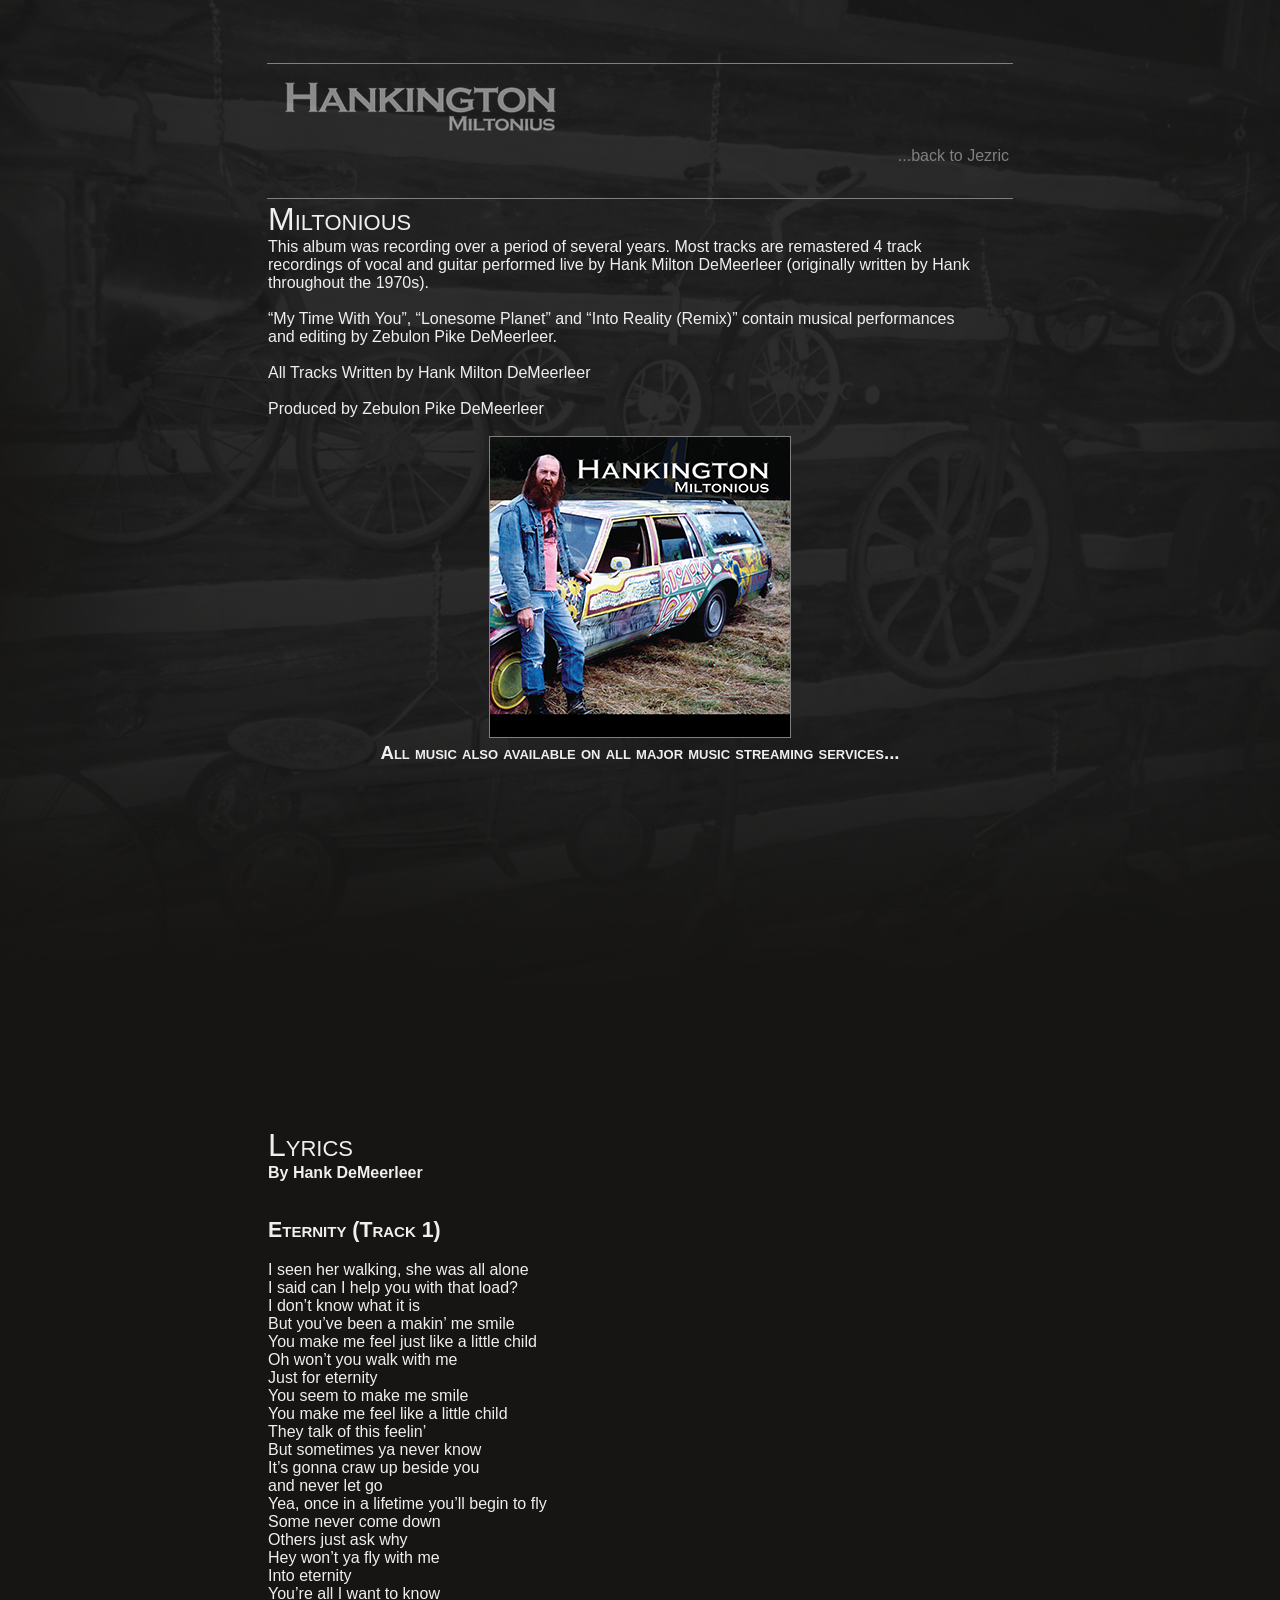
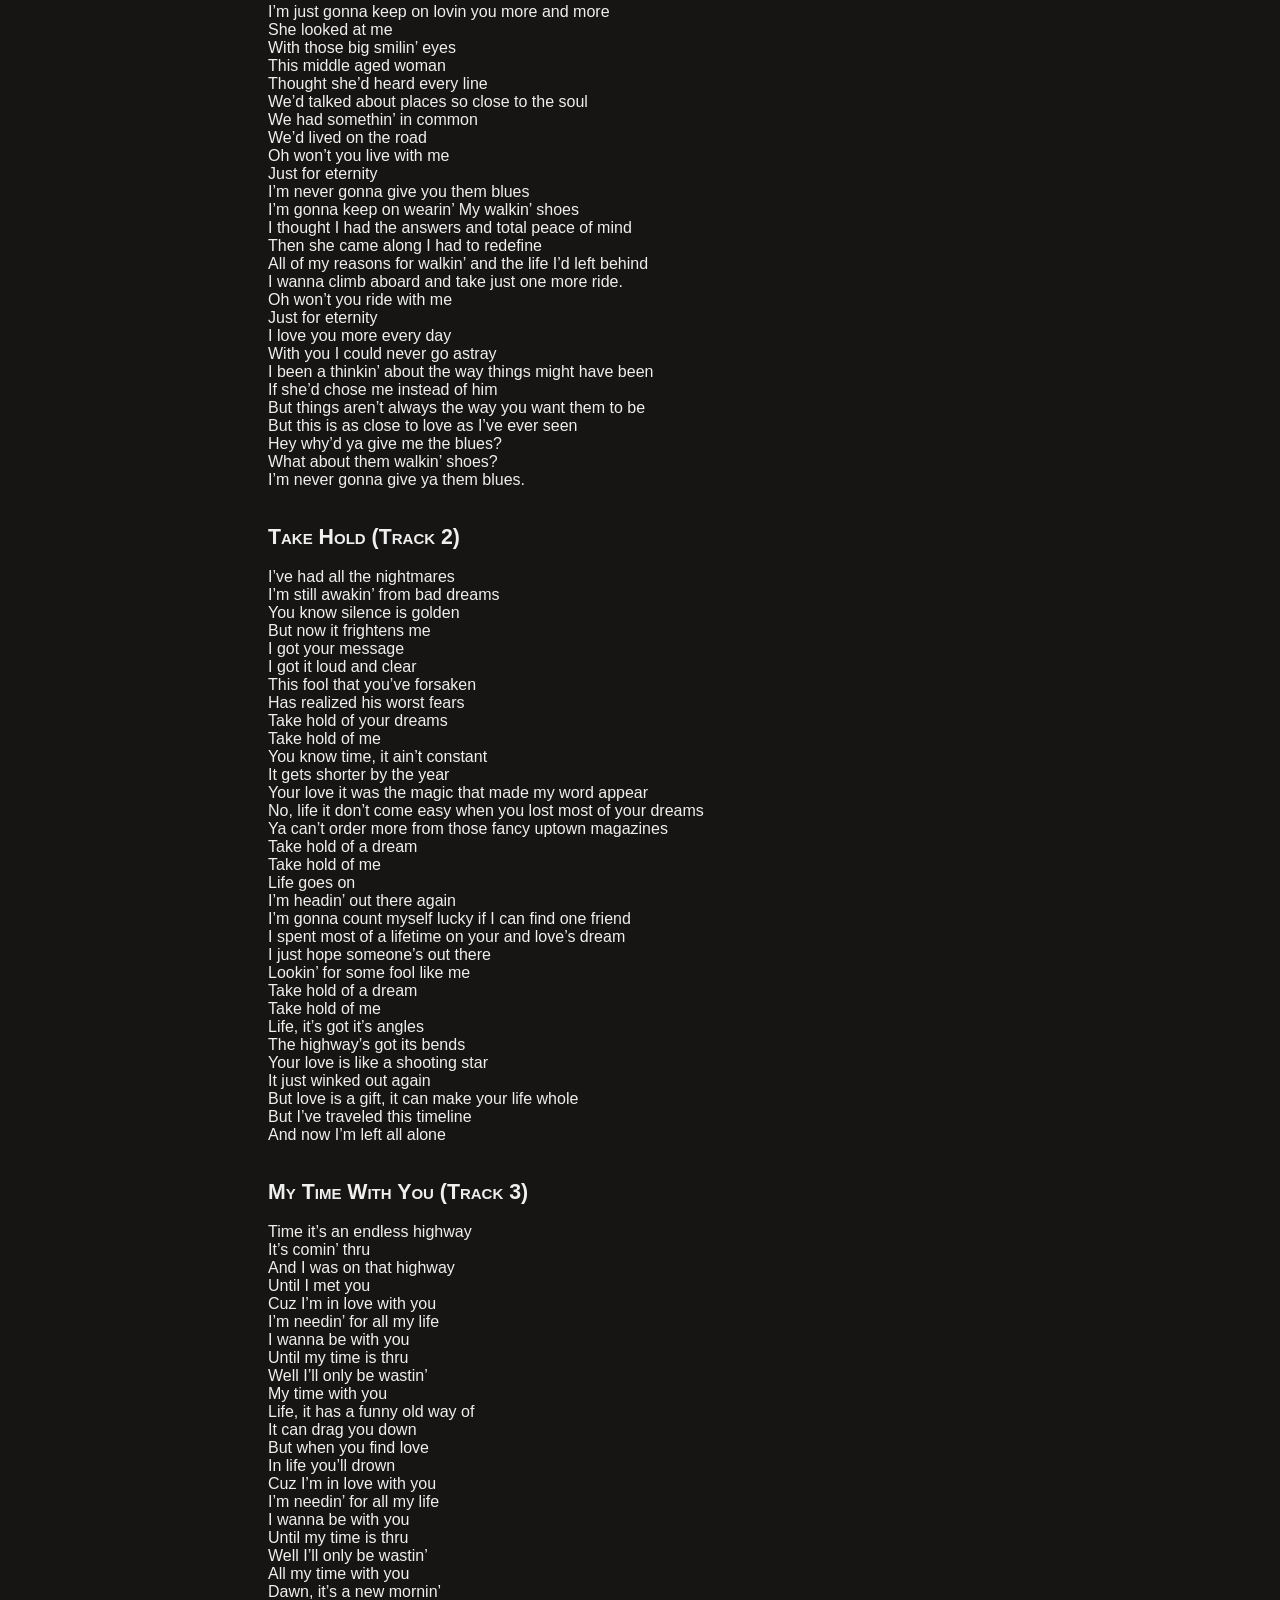
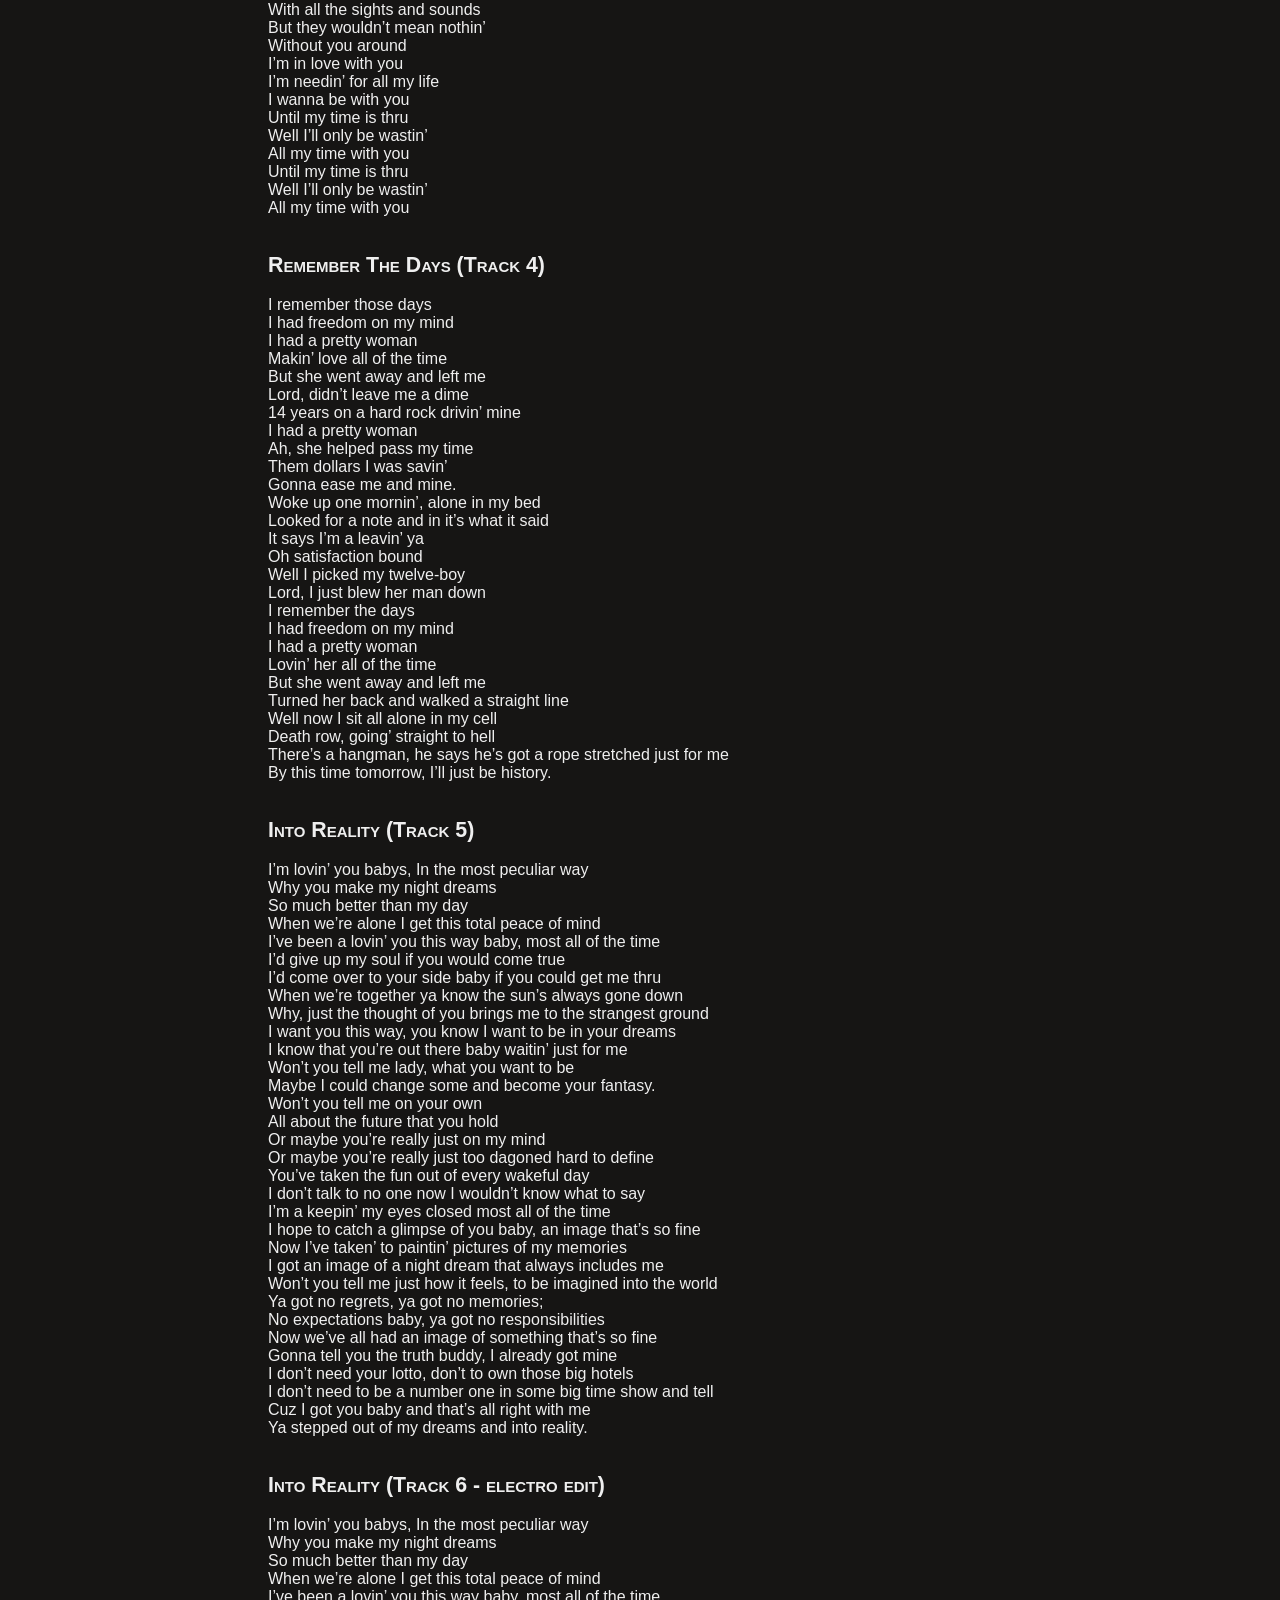
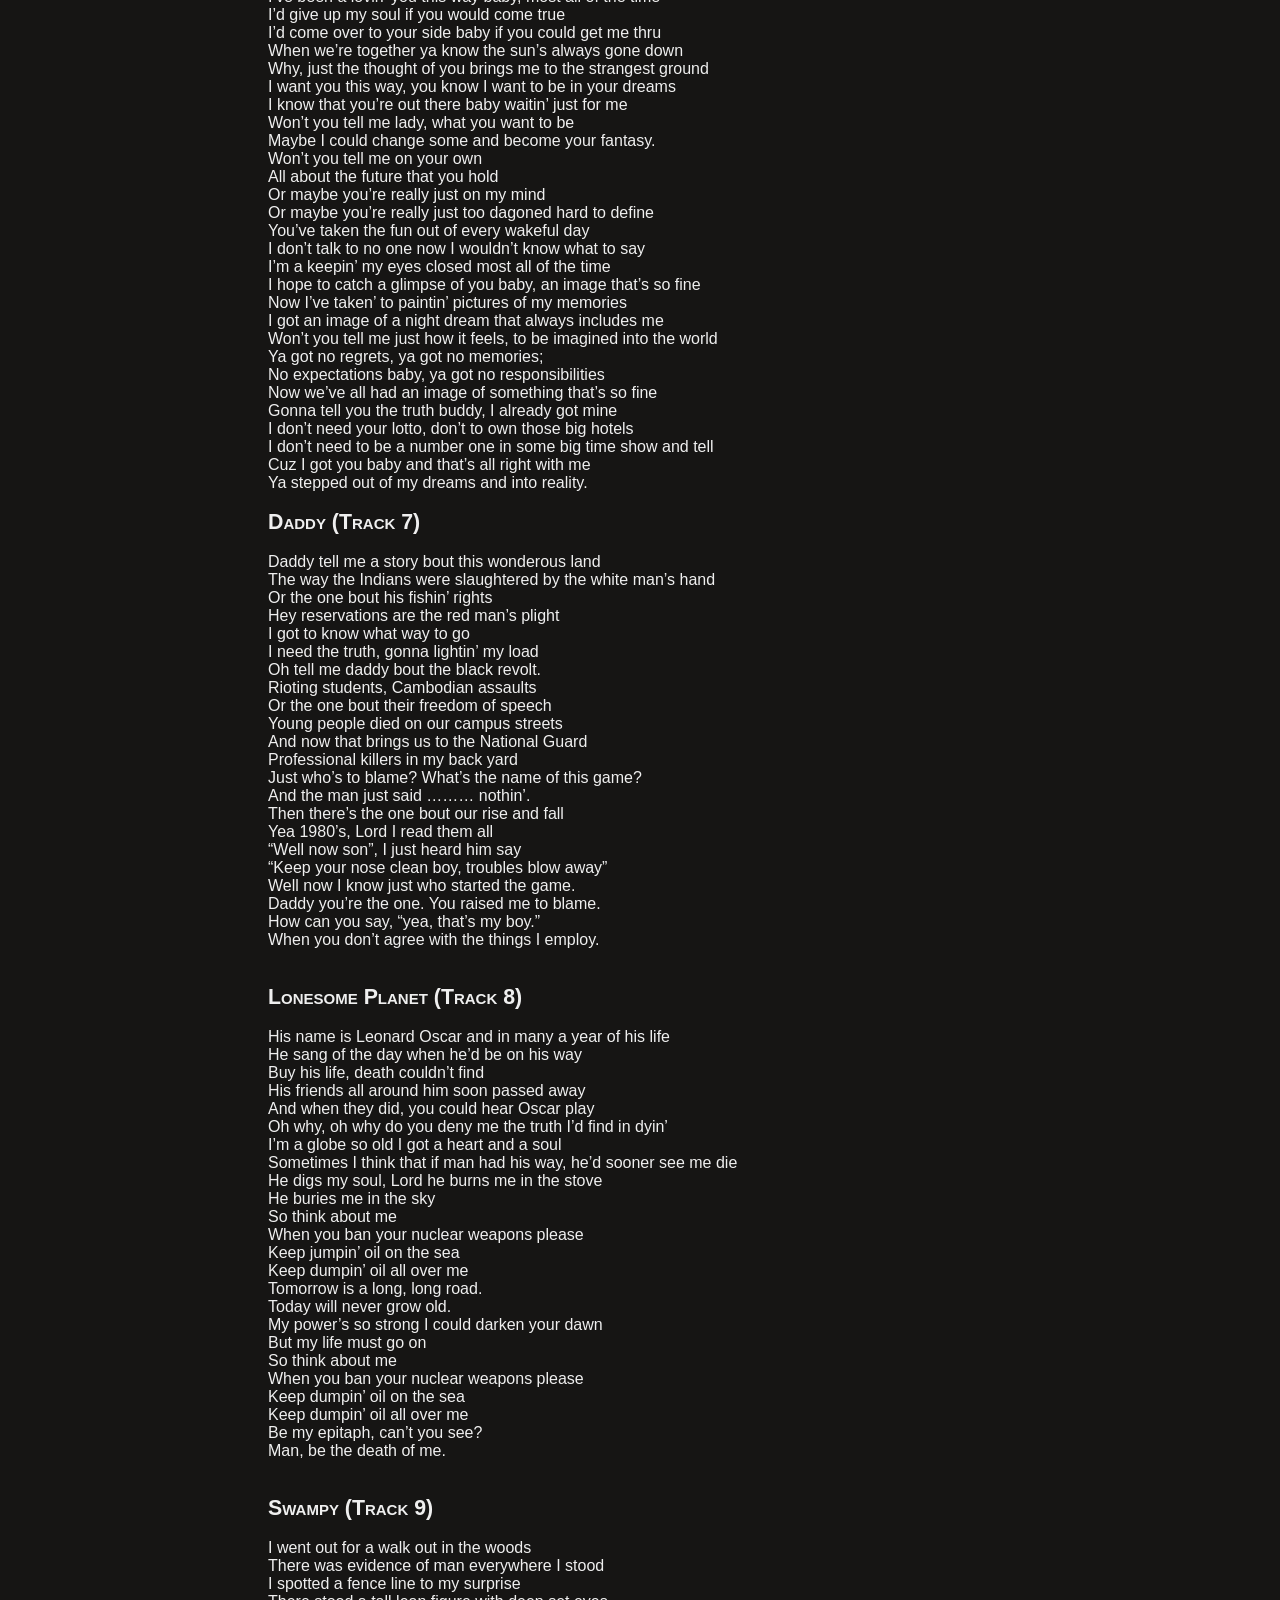
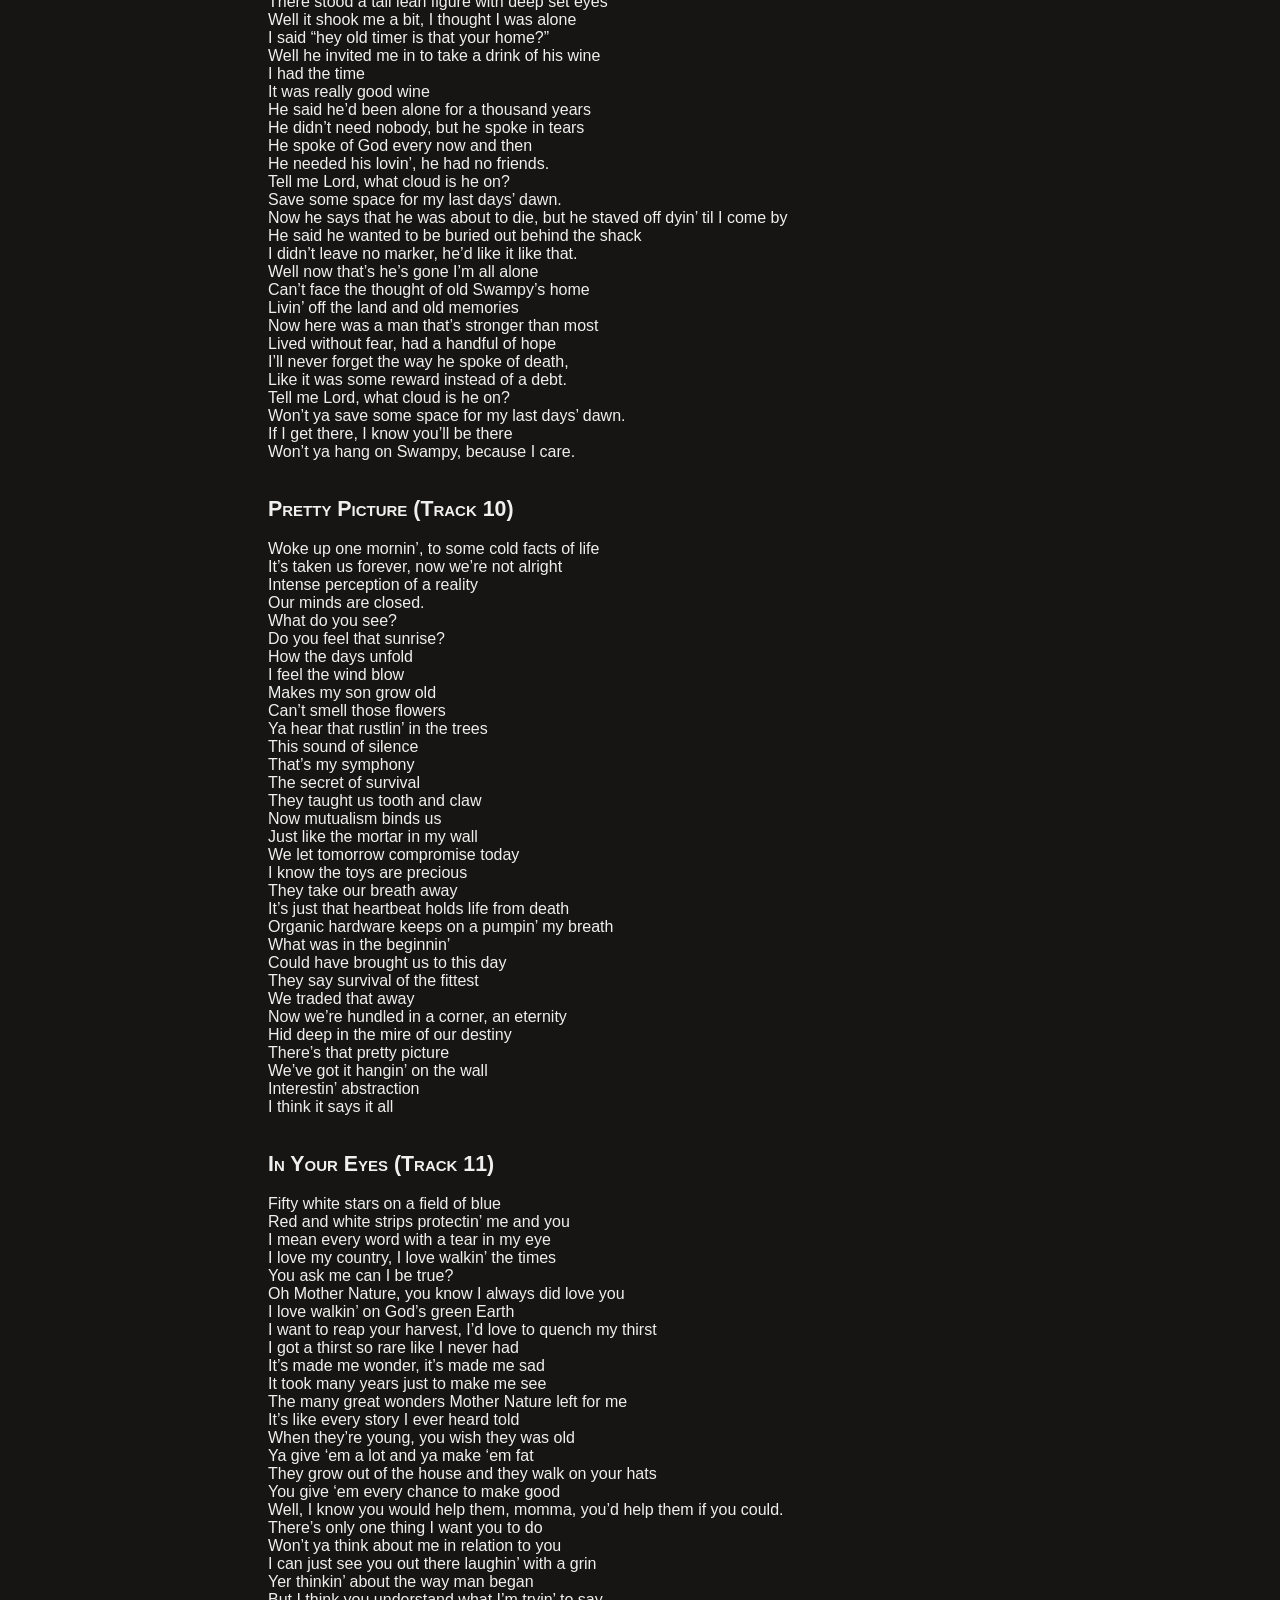
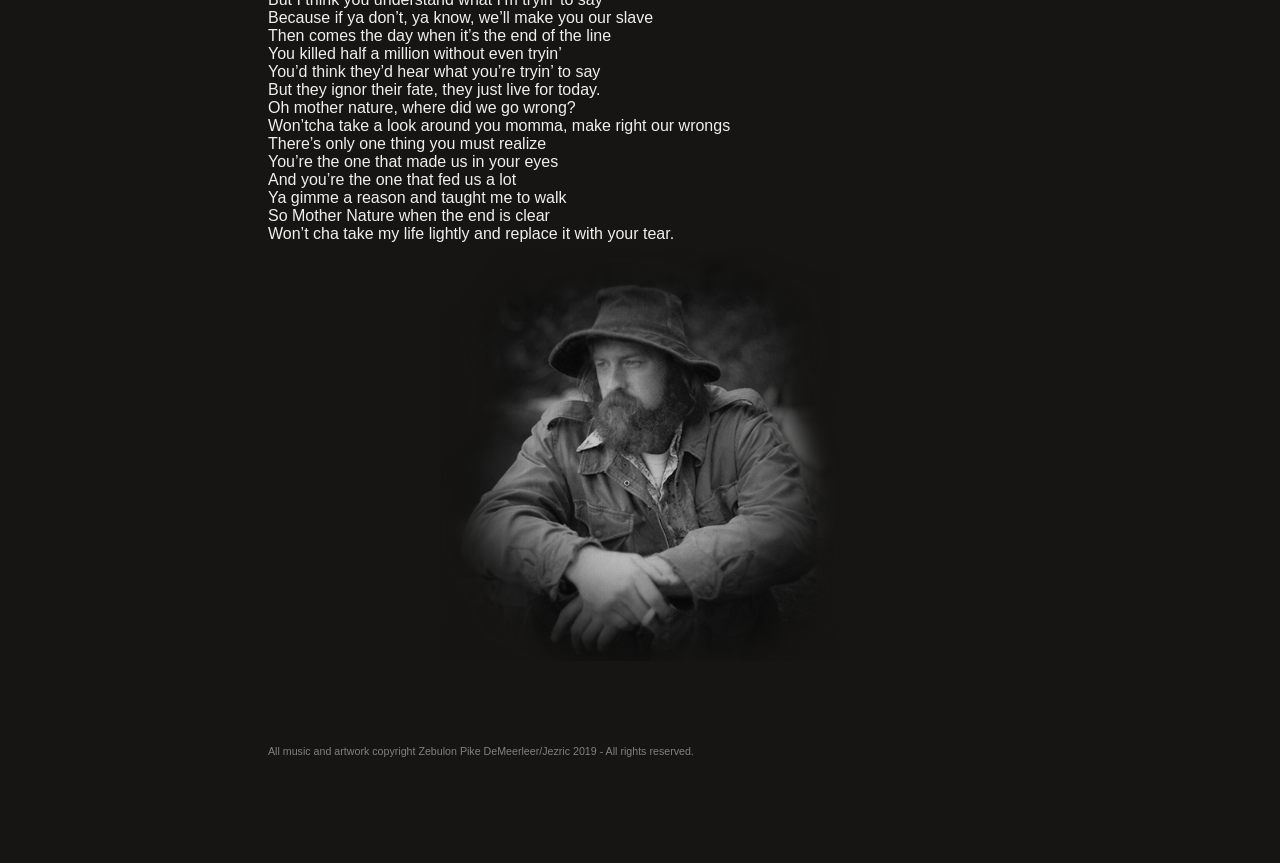
<file: Hankington/index.html>
<!DOCTYPE html>
<html>
<head>
	<meta charset="utf-8" />
	<meta name="viewport" content="width=device-width, initial-scale=1.0">
	<title>Hankington</title>
	<link href="../Content/site.css" rel="stylesheet" />
	<link rel="shortcut icon" type="image/x-icon" href="../Images/Icon_32.ico" />
	<script src="../Scripts/modernizr-2.8.3.js"></script>

</head>
<body style="background:fixed;background-color:#161514;background-image:url(../Images/hankington_background.png);background-position:top center;background-repeat:no-repeat;">

	<div id="logodiv" class="MainTable" style="padding-top:50px;">

		<table width="100%">
			<tr>
				<td>
					<center>

						<table id="mainContentTable">
							<tr>
								<td style="border-top:solid 1px Gray;border-bottom:solid 1px Gray;padding-bottom:30px;">
									<table style="width:100%;">
										<tr>
											<td>
												<div class="MenuItem_Music_Hankington"></div>
											</td>
										</tr>
										<tr>
											<td valign="top" style="text-align:right;">
												<a href="../index.html" style="color:gray;text-decoration:none;">...back to Jezric</a>
											</td>
										</tr>
									</table>

								</td>
							</tr>
							<tr>
								<td valign="top" style="padding-top:0px;">
									<table style="width:100%;" cellpadding="0" cellspacing="0">
										<tr>
											<td valign="top" style="padding-right:30px;">
												<h1>Miltonious</h1>

												This album was recording over a period of several years. Most tracks are remastered
												4 track recordings of vocal and guitar performed live by Hank Milton DeMeerleer
												(originally written by Hank throughout the 1970s).

												<br /><br />

												“My Time With You”, “Lonesome Planet” and “Into Reality (Remix)” contain
												musical performances and editing by Zebulon Pike DeMeerleer.

												<br /><br />

												All Tracks Written by
												Hank Milton DeMeerleer

												<br /><br />

												Produced by
												Zebulon Pike DeMeerleer

												<br /><br />

												
											</td>
										</tr>
										<tr>
											<td align="center">
												<a href="../Images/hankington_large.png" target="_blank"><img src="../Images/hankington_small.png" border="0" style="border:Grey 1px solid;" /></a>
												<br />
												<h3>All music also available on all major music streaming services...</h3>
											</td>
										</tr>
									</table>
								</td>
							</tr>
							<tr>
								<td align="center">
									<iframe id="ytPlayer" width="560" height="315" src="https://www.youtube.com/embed/z8rOEl8h62U?si=kDZHpEzjWydLISBh" title="YouTube video player" frameborder="0" allow="accelerometer; autoplay; clipboard-write; encrypted-media; gyroscope; picture-in-picture; web-share" referrerpolicy="strict-origin-when-cross-origin" allowfullscreen></iframe>
									<br />
								</td>
							</tr>
							<tr>
								<td>

									

									<br /><br />

									<h1>Lyrics</h1>
									<b>By Hank DeMeerleer</b>

									<br /><br />

									<div style="white-space:pre-line;">
										<h2>Eternity (Track 1)</h2>
										I seen her walking, she was all alone
										I said can I help you with that load?
										I don’t know what it is
										But you’ve been a makin’ me smile
										You make me feel just like a little child
										Oh won’t you walk with me
										Just for eternity
										You seem to make me smile
										You make me feel like a little child
										They talk of this feelin’
										But sometimes ya never know
										It’s gonna craw up beside you
										and never let go
										Yea, once in a lifetime you’ll begin to fly
										Some never come down
										Others just ask why
										Hey won’t ya fly with me
										Into eternity
										You’re all I want to know
										I’m just gonna keep on lovin you more and more
										She looked at me
										With those big smilin’ eyes
										This middle aged woman
										Thought she’d heard every line
										We’d talked about places so close to the soul
										We had somethin’ in common
										We’d lived on the road
										Oh won’t you live with me
										Just for eternity
										I’m never gonna give you them blues
										I’m gonna keep on wearin’ My walkin’ shoes
										I thought I had the answers and total peace of mind
										Then she came along I had to redefine
										All of my reasons for walkin’ and the life I’d left behind
										I wanna climb aboard and take just one more ride.
										Oh won’t you ride with me
										Just for eternity
										I love you more every day
										With you I could never go astray
										I been a thinkin’ about the way things might have been
										If she’d chose me instead of him
										But things aren’t always the way you want them to be
										But this is as close to love as I’ve ever seen
										Hey why’d ya give me the blues?
										What about them walkin’ shoes?
										I’m never gonna give ya them blues.


										<h2>Take Hold (Track 2)</h2>
										I’ve had all the nightmares
										I’m still awakin’ from bad dreams
										You know silence is golden
										But now it frightens me
										I got your message
										I got it loud and clear
										This fool that you’ve forsaken
										Has realized his worst fears
										Take hold of your dreams
										Take hold of me
										You know time, it ain’t constant
										It gets shorter by the year
										Your love it was the magic that made my word appear
										No, life it don’t come easy when you lost most of your dreams
										Ya can’t order more from those fancy uptown magazines
										Take hold of a dream
										Take hold of me
										Life goes on
										I’m headin’ out there again
										I’m gonna count myself lucky if I can find one friend
										I spent most of a lifetime on your and love’s dream
										I just hope someone’s out there
										Lookin’ for some fool like me
										Take hold of a dream
										Take hold of me
										Life, it’s got it’s angles
										The highway’s got its bends
										Your love is like a shooting star
										It just winked out again
										But love is a gift, it can make your life whole
										But I’ve traveled this timeline
										And now I’m left all alone


										<h2>My Time With You (Track 3)</h2>
										Time it’s an endless highway
										It’s comin’ thru
										And I was on that highway
										Until I met you
										Cuz I’m in love with you
										I’m needin’ for all my life
										I wanna be with you
										Until my time is thru
										Well I’ll only be wastin’
										My time with you
										Life, it has a funny old way of
										It can drag you down
										But when you find love
										In life you’ll drown
										Cuz I’m in love with you
										I’m needin’ for all my life
										I wanna be with you
										Until my time is thru
										Well I’ll only be wastin’
										All my time with you
										Dawn, it’s a new mornin’
										With all the sights and sounds
										But they wouldn’t mean nothin’
										Without you around
										I’m in love with you
										I’m needin’ for all my life
										I wanna be with you
										Until my time is thru
										Well I’ll only be wastin’
										All my time with you
										Until my time is thru
										Well I’ll only be wastin’
										All my time with you


										<h2>Remember The Days (Track 4)</h2>
										I remember those days
										I had freedom on my mind
										I had a pretty woman
										Makin’ love all of the time
										But she went away and left me
										Lord, didn’t leave me a dime
										14 years on a hard rock drivin’ mine
										I had a pretty woman
										Ah, she helped pass my time
										Them dollars I was savin’
										Gonna ease me and mine.
										Woke up one mornin’, alone in my bed
										Looked for a note and in it’s what it said
										It says I’m a leavin’ ya
										Oh satisfaction bound
										Well I picked my twelve-boy
										Lord, I just blew her man down
										I remember the days
										I had freedom on my mind
										I had a pretty woman
										Lovin’ her all of the time
										But she went away and left me
										Turned her back and walked a straight line
										Well now I sit all alone in my cell
										Death row, going’ straight to hell
										There’s a hangman, he says he’s got a rope stretched just for me
										By this time tomorrow, I’ll just be history.


										<h2>Into Reality (Track 5)</h2>
										I’m lovin’ you babys, In the most peculiar way
										Why you make my night dreams
										So much better than my day
										When we’re alone I get this total peace of mind
										I’ve been a lovin’ you this way baby, most all of the time
										I’d give up my soul if you would come true
										I’d come over to your side baby if you could get me thru
										When we’re together ya know the sun’s always gone down
										Why, just the thought of you brings me to the strangest ground
										I want you this way, you know I want to be in your dreams
										I know that you’re out there baby waitin’ just for me
										Won’t you tell me lady, what you want to be
										Maybe I could change some and become your fantasy.
										Won’t you tell me on your own
										All about the future that you hold
										Or maybe you’re really just on my mind
										Or maybe you’re really just too dagoned hard to define
										You’ve taken the fun out of every wakeful day
										I don’t talk to no one now I wouldn’t know what to say
										I’m a keepin’ my eyes closed most all of the time
										I hope to catch a glimpse of you baby, an image that’s so fine
										Now I’ve taken’ to paintin’ pictures of my memories
										I got an image of a night dream that always includes me
										Won’t you tell me just how it feels, to be imagined into the world
										Ya got no regrets, ya got no memories;
										No expectations baby, ya got no responsibilities
										Now we’ve all had an image of something that’s so fine
										Gonna tell you the truth buddy, I already got mine
										I don’t need your lotto, don’t to own those big hotels
										I don’t need to be a number one in some big time show and tell
										Cuz I got you baby and that’s all right with me
										Ya stepped out of my dreams and into reality.


										<h2>Into Reality (Track 6 - electro edit)</h2>
										I’m lovin’ you babys, In the most peculiar way
										Why you make my night dreams
										So much better than my day
										When we’re alone I get this total peace of mind
										I’ve been a lovin’ you this way baby, most all of the time
										I’d give up my soul if you would come true
										I’d come over to your side baby if you could get me thru
										When we’re together ya know the sun’s always gone down
										Why, just the thought of you brings me to the strangest ground
										I want you this way, you know I want to be in your dreams
										I know that you’re out there baby waitin’ just for me
										Won’t you tell me lady, what you want to be
										Maybe I could change some and become your fantasy.
										Won’t you tell me on your own
										All about the future that you hold
										Or maybe you’re really just on my mind
										Or maybe you’re really just too dagoned hard to define
										You’ve taken the fun out of every wakeful day
										I don’t talk to no one now I wouldn’t know what to say
										I’m a keepin’ my eyes closed most all of the time
										I hope to catch a glimpse of you baby, an image that’s so fine
										Now I’ve taken’ to paintin’ pictures of my memories
										I got an image of a night dream that always includes me
										Won’t you tell me just how it feels, to be imagined into the world
										Ya got no regrets, ya got no memories;
										No expectations baby, ya got no responsibilities
										Now we’ve all had an image of something that’s so fine
										Gonna tell you the truth buddy, I already got mine
										I don’t need your lotto, don’t to own those big hotels
										I don’t need to be a number one in some big time show and tell
										Cuz I got you baby and that’s all right with me
										Ya stepped out of my dreams and into reality.

										<h2>Daddy (Track 7)</h2>
										Daddy tell me a story bout this wonderous land
										The way the Indians were slaughtered by the white man’s hand
										Or the one bout his fishin’ rights
										Hey reservations are the red man’s plight
										I got to know what way to go
										I need the truth, gonna lightin’ my load
										Oh tell me daddy bout the black revolt.
										Rioting students, Cambodian assaults
										Or the one bout their freedom of speech
										Young people died on our campus streets
										And now that brings us to the National Guard
										Professional killers in my back yard
										Just who’s to blame? What’s the name of this game?
										And the man just said ……… nothin’.
										Then there’s the one bout our rise and fall
										Yea 1980’s, Lord I read them all
										“Well now son”, I just heard him say
										“Keep your nose clean boy, troubles blow away”
										Well now I know just who started the game.
										Daddy you’re the one. You raised me to blame.
										How can you say, “yea, that’s my boy.”
										When you don’t agree with the things I employ.


										<h2>Lonesome Planet (Track 8)</h2>
										His name is Leonard Oscar and in many a year of his life
										He sang of the day when he’d be on his way
										Buy his life, death couldn’t find
										His friends all around him soon passed away
										And when they did, you could hear Oscar play
										Oh why, oh why do you deny me the truth I’d find in dyin’
										I’m a globe so old I got a heart and a soul
										Sometimes I think that if man had his way, he’d sooner see me die
										He digs my soul, Lord he burns me in the stove
										He buries me in the sky
										So think about me
										When you ban your nuclear weapons please
										Keep jumpin’ oil on the sea
										Keep dumpin’ oil all over me
										Tomorrow is a long, long road.
										Today will never grow old.
										My power’s so strong I could darken your dawn
										But my life must go on
										So think about me
										When you ban your nuclear weapons please
										Keep dumpin’ oil on the sea
										Keep dumpin’ oil all over me
										Be my epitaph, can’t you see?
										Man, be the death of me.


										<h2>Swampy (Track 9)</h2>
										I went out for a walk out in the woods
										There was evidence of man everywhere I stood
										I spotted a fence line to my surprise
										There stood a tall lean figure with deep set eyes
										Well it shook me a bit, I thought I was alone
										I said “hey old timer is that your home?”
										Well he invited me in to take a drink of his wine
										I had the time
										It was really good wine
										He said he’d been alone for a thousand years
										He didn’t need nobody, but he spoke in tears
										He spoke of God every now and then
										He needed his lovin’, he had no friends.
										Tell me Lord, what cloud is he on?
										Save some space for my last days’ dawn.
										Now he says that he was about to die, but he staved off dyin’ til I come by
										He said he wanted to be buried out behind the shack
										I didn’t leave no marker, he’d like it like that.
										Well now that’s he’s gone I’m all alone
										Can’t face the thought of old Swampy’s home
										Livin’ off the land and old memories
										Now here was a man that’s stronger than most
										Lived without fear, had a handful of hope
										I’ll never forget the way he spoke of death,
										Like it was some reward instead of a debt.
										Tell me Lord, what cloud is he on?
										Won’t ya save some space for my last days’ dawn.
										If I get there, I know you’ll be there
										Won’t ya hang on Swampy, because I care.


										<h2>Pretty Picture (Track 10)</h2>
										Woke up one mornin’, to some cold facts of life
										It’s taken us forever, now we’re not alright
										Intense perception of a reality
										Our minds are closed.
										What do you see?
										Do you feel that sunrise?
										How the days unfold
										I feel the wind blow
										Makes my son grow old
										Can’t smell those flowers
										Ya hear that rustlin’ in the trees
										This sound of silence
										That’s my symphony
										The secret of survival
										They taught us tooth and claw
										Now mutualism binds us
										Just like the mortar in my wall
										We let tomorrow compromise today
										I know the toys are precious
										They take our breath away
										It’s just that heartbeat holds life from death
										Organic hardware keeps on a pumpin’ my breath
										What was in the beginnin’
										Could have brought us to this day
										They say survival of the fittest
										We traded that away
										Now we’re hundled in a corner, an eternity
										Hid deep in the mire of our destiny
										There’s that pretty picture
										We’ve got it hangin’ on the wall
										Interestin’ abstraction
										I think it says it all


										<h2>In Your Eyes (Track 11)</h2>
										Fifty white stars on a field of blue
										Red and white strips protectin’ me and you
										I mean every word with a tear in my eye
										I love my country, I love walkin’ the times
										You ask me can I be true?
										Oh Mother Nature, you know I always did love you
										I love walkin’ on God’s green Earth
										I want to reap your harvest, I’d love to quench my thirst
										I got a thirst so rare like I never had
										It’s made me wonder, it’s made me sad
										It took many years just to make me see
										The many great wonders Mother Nature left for me
										It’s like every story I ever heard told
										When they’re young, you wish they was old
										Ya give ‘em a lot and ya make ‘em fat
										They grow out of the house and they walk on your hats
										You give ‘em every chance to make good
										Well, I know you would help them, momma, you’d help them if you could.
										There’s only one thing I want you to do
										Won’t ya think about me in relation to you
										I can just see you out there laughin’ with a grin
										Yer thinkin’ about the way man began
										But I think you understand what I’m tryin’ to say
										Because if ya don’t, ya know, we’ll make you our slave
										Then comes the day when it’s the end of the line
										You killed half a million without even tryin’
										You’d think they’d hear what you’re tryin’ to say
										But they ignor their fate, they just live for today.
										Oh mother nature, where did we go wrong?
										Won’tcha take a look around you momma, make right our wrongs
										There’s only one thing you must realize
										You’re the one that made us in your eyes
										And you’re the one that fed us a lot
										Ya gimme a reason and taught me to walk
										So Mother Nature when the end is clear
										Won’t cha take my life lightly and replace it with your tear.
									</div>

									

								</td>
							</tr>
							<tr>
								<td align="center">
									<a href="../Images/HankingtonPic_large.png" target="_blank"><img src="../Images/HankingtonPic_small.png" id="bottomPic" /></a>
								</td>
							</tr>
							<tr>
								<td>
									<br /><br /><br /><br />

									<span style="font-size:8pt;color:gray;">All music and artwork copyright Zebulon Pike DeMeerleer/Jezric 2019 - All rights reserved.</span>

									<br /><br /><br /><br /><br /><br />

								</td>
							</tr>
						</table>


					</center>
				</td>
			</tr>
		</table>


	</div>


	<script src="../Scripts/jquery-3.3.1.js"></script>

	<script src="../Scripts/bootstrap.js"></script>

	<script language="javascript">

			$(document).ready(function () {
				SetMainTable();
			});


			function SetMainTable() {
				if ($(window).width() >= Number(800)) {
					$(mainContentTable).width(750);
                    $(ytPlayer).width(400);
					$(bottomPic).width(400);
				}
				else {
					$(mainContentTable).width(300);
					$(ytPlayer).width(250);
                    $(ytPlayer).height(250);
                    $(bottomPic).width(250);
				}
			}


	</script>

</body>
</html>
</file>
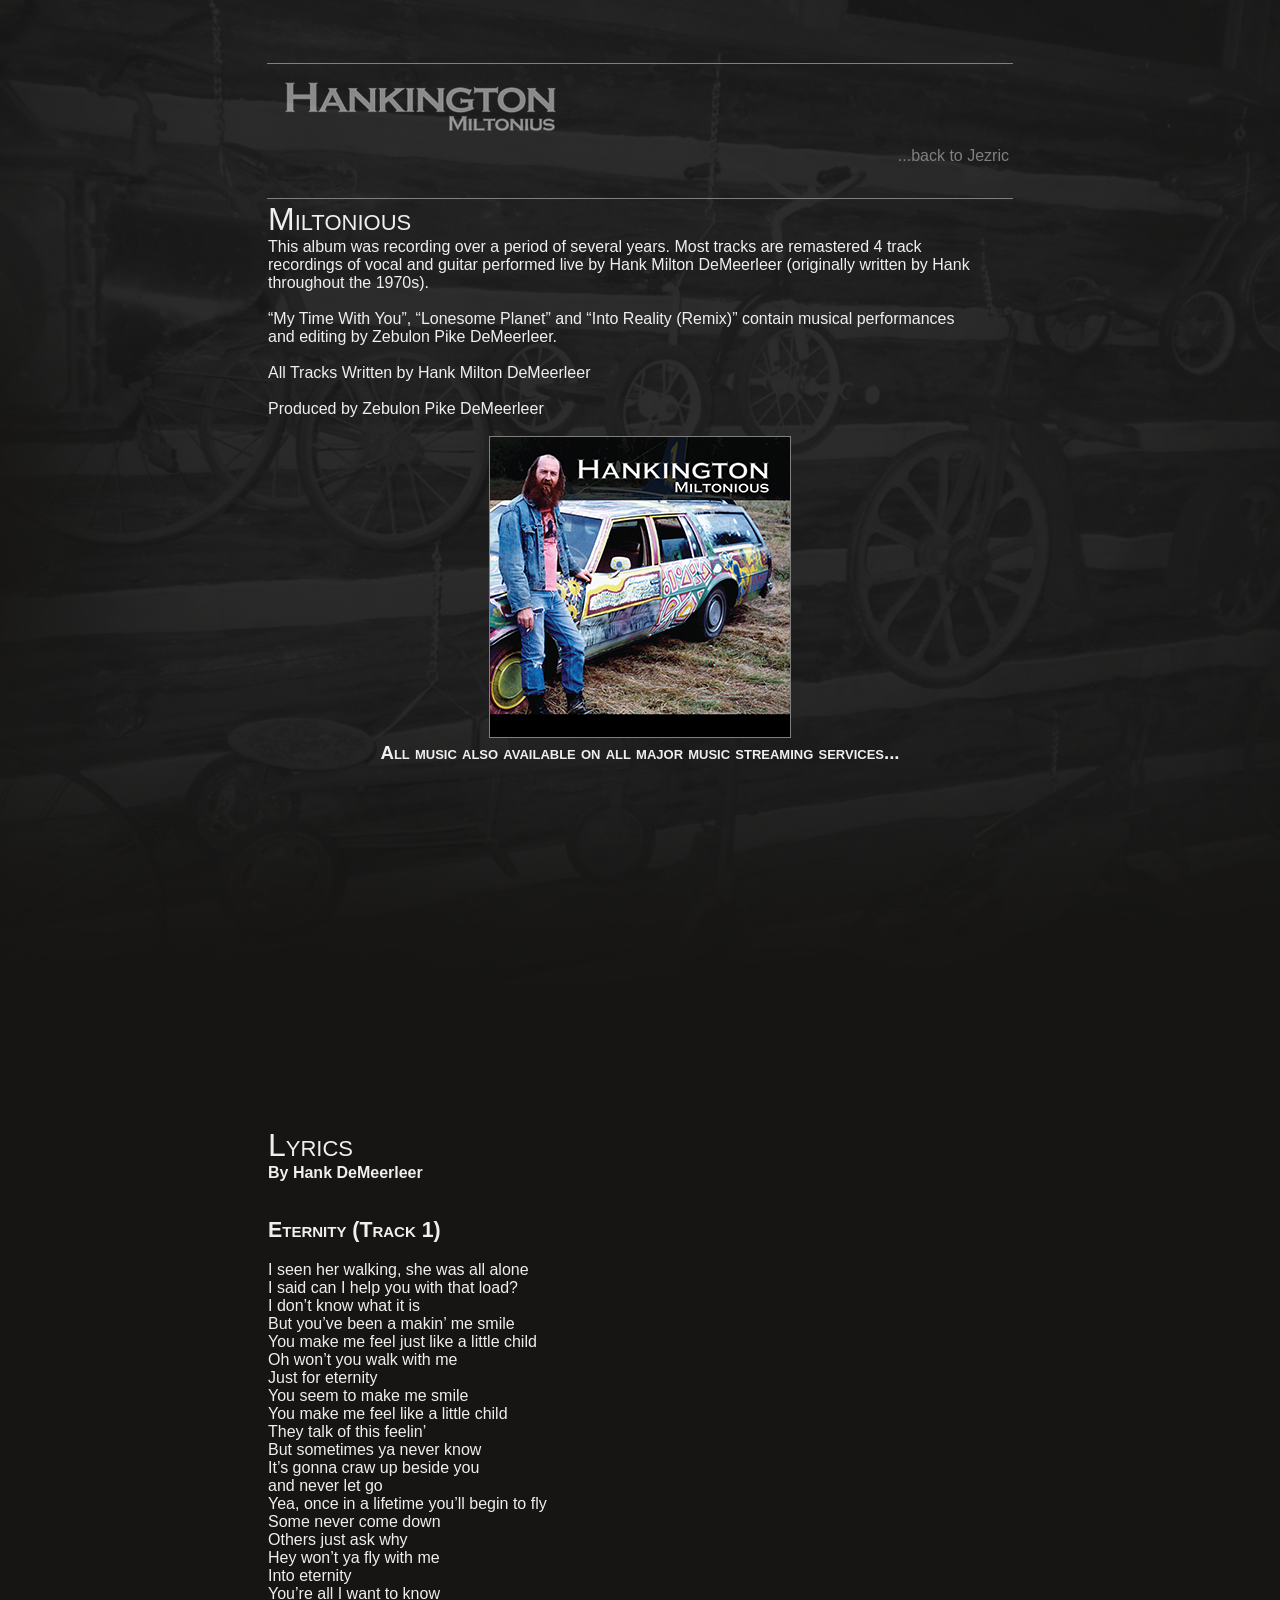
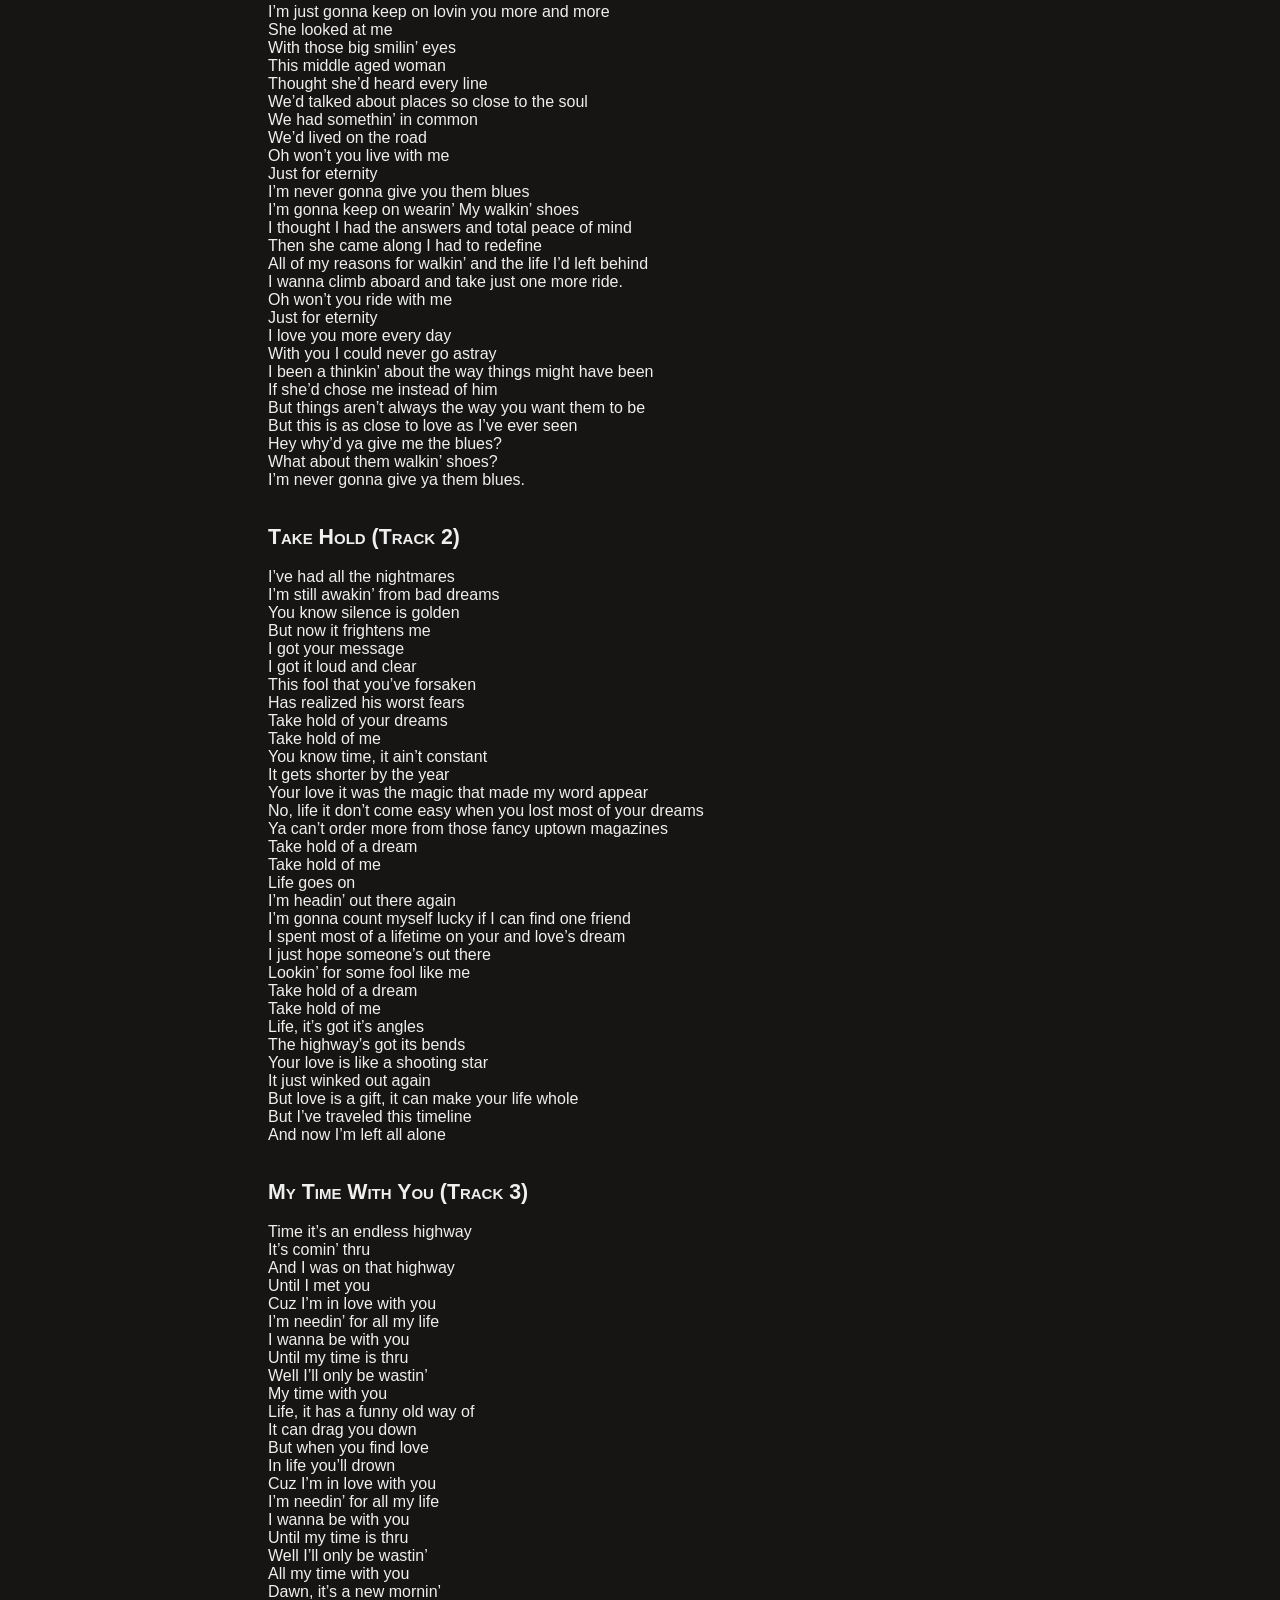
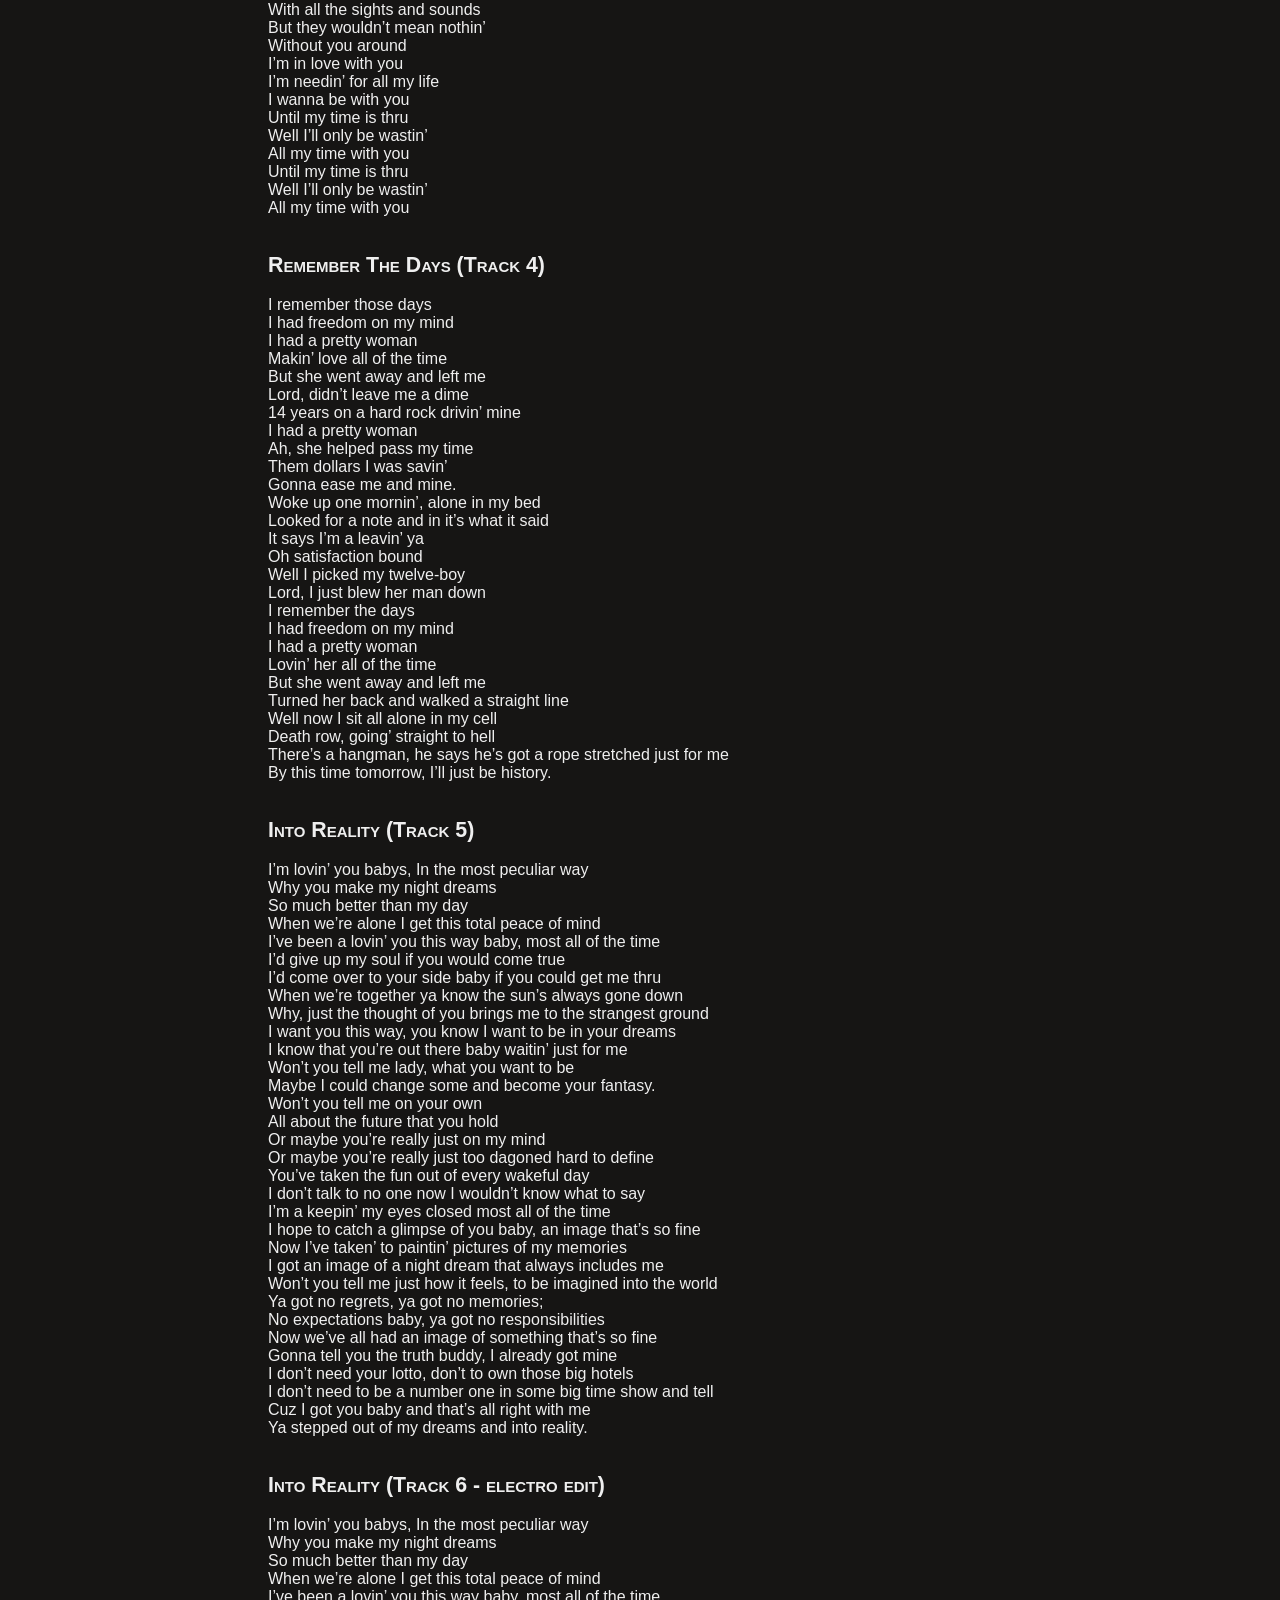
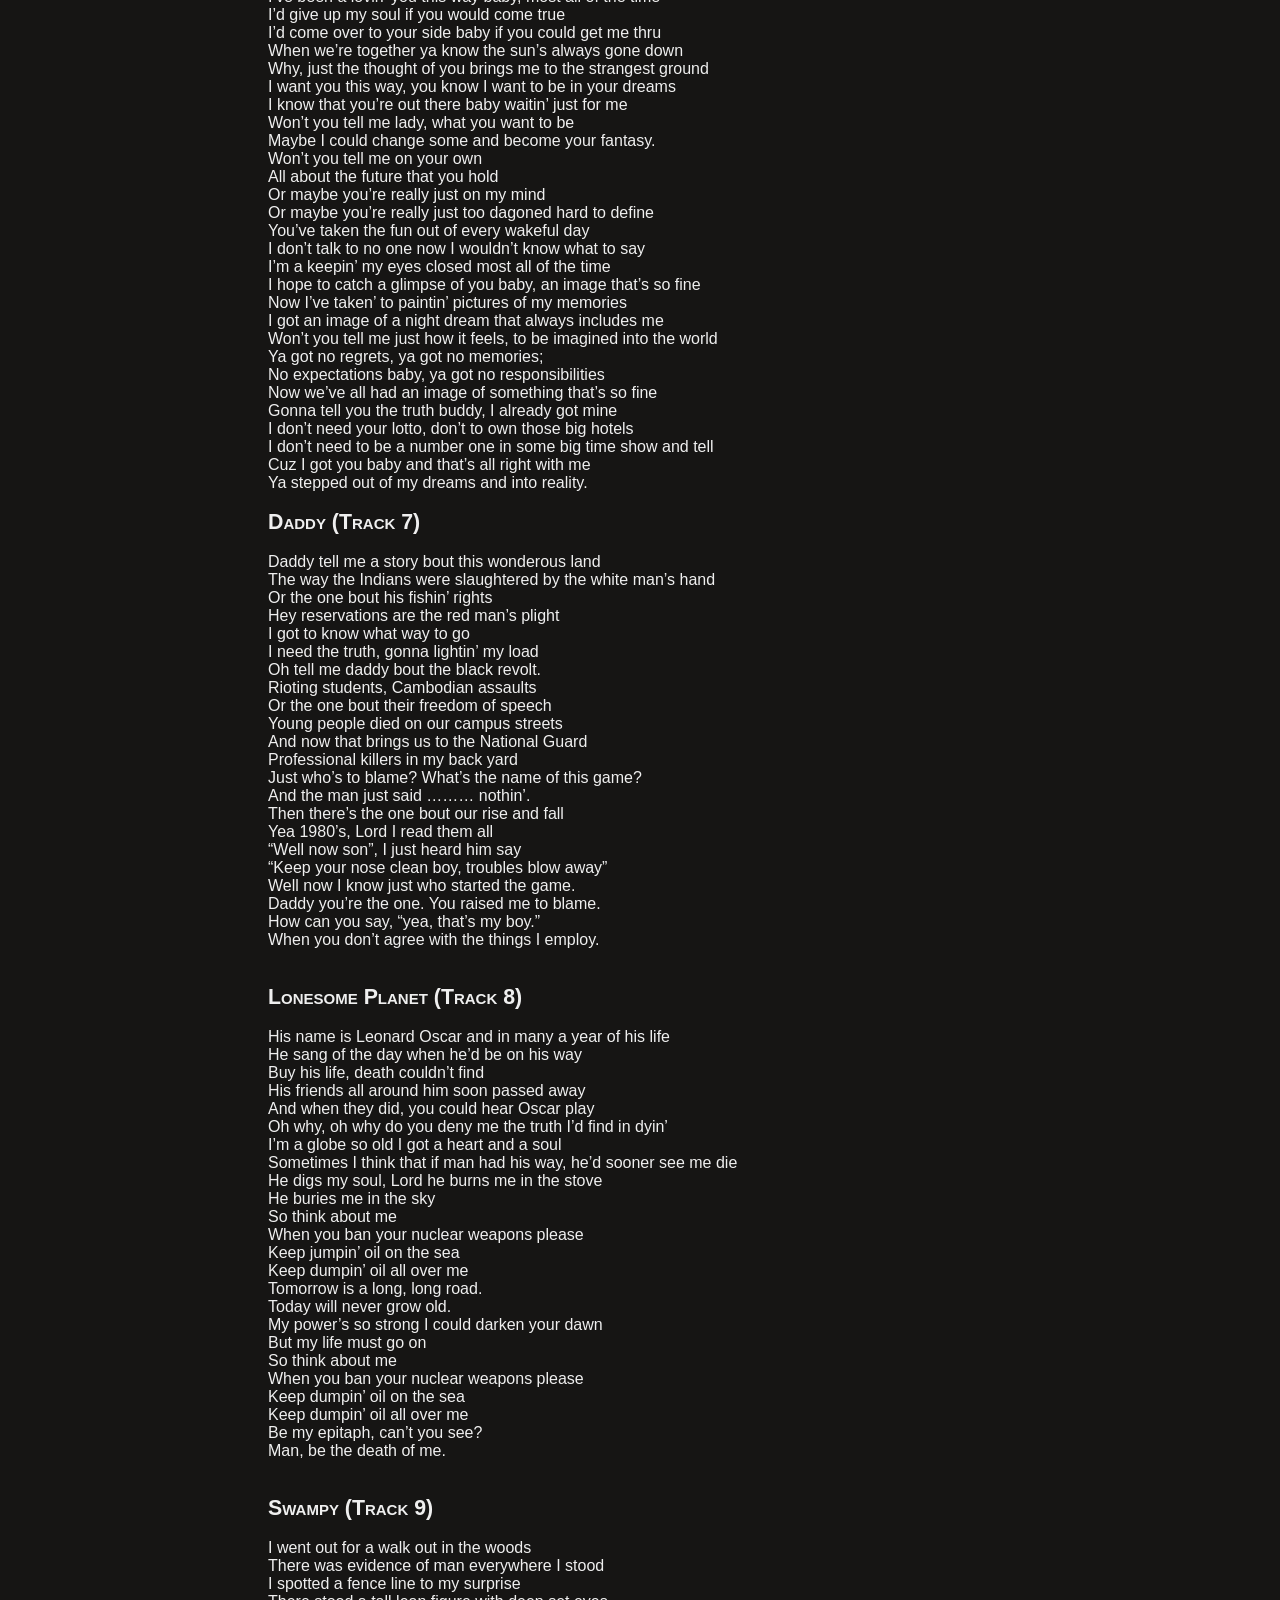
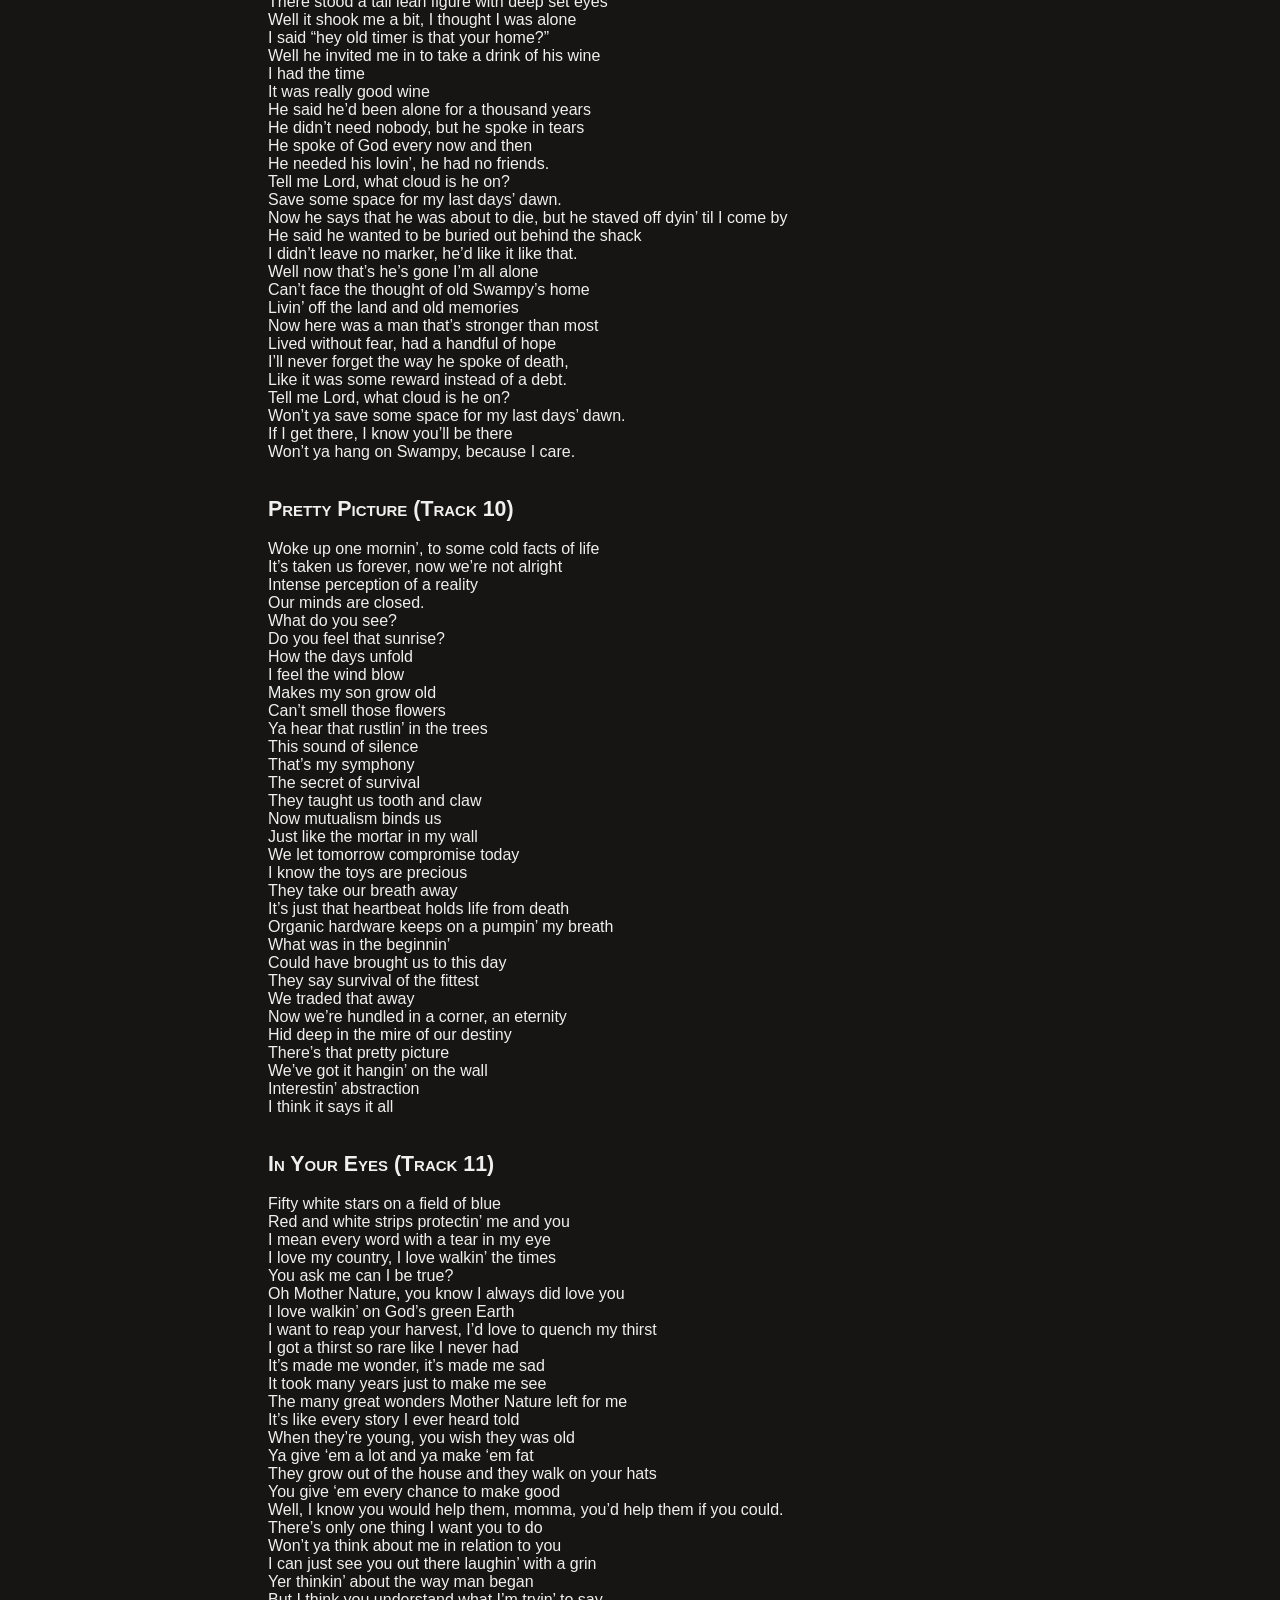
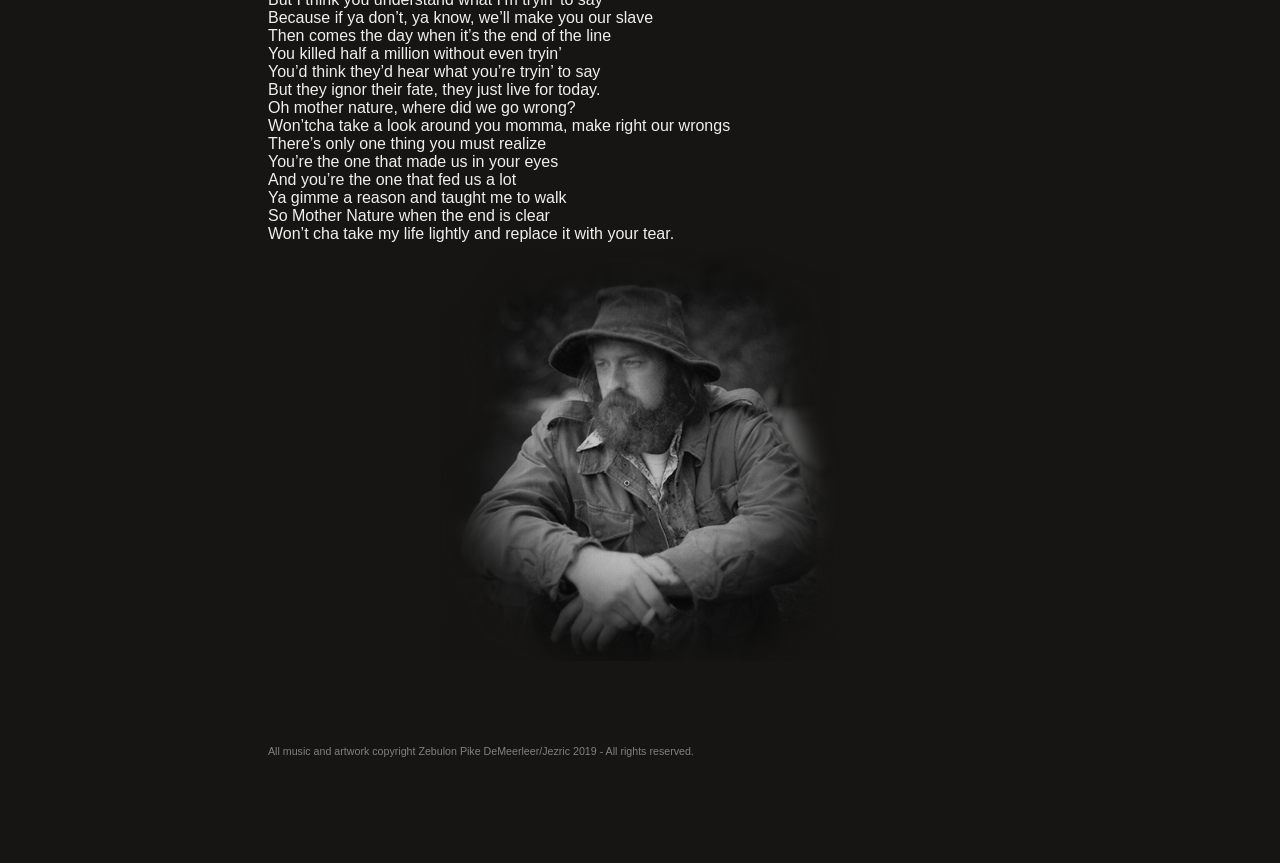
<file: hankington/index.html>
<!DOCTYPE html>
<html>
<head>
	<meta charset="utf-8" />
	<meta name="viewport" content="width=device-width, initial-scale=1.0">
	<title>Hankington</title>
	<link href="../content/site.css" rel="stylesheet" />
	<link rel="shortcut icon" type="image/x-icon" href="../images/icon_32.ico" />
	<script src="../scripts/modernizr-2.8.3.js"></script>

</head>
<body style="background:fixed;background-color:#161514;background-image:url(../images/hankington_background.png);background-position:top center;background-repeat:no-repeat;">

	<div id="logodiv" class="MainTable" style="padding-top:50px;">

		<table width="100%">
			<tr>
				<td>
					<center>

						<table id="mainContentTable">
							<tr>
								<td style="border-top:solid 1px Gray;border-bottom:solid 1px Gray;padding-bottom:30px;">
									<table style="width:100%;">
										<tr>
											<td>
												<div class="MenuItem_Music_Hankington"></div>
											</td>
										</tr>
										<tr>
											<td valign="top" style="text-align:right;">
												<a href="../index.html" style="color:gray;text-decoration:none;">...back to Jezric</a>
											</td>
										</tr>
									</table>

								</td>
							</tr>
							<tr>
								<td valign="top" style="padding-top:0px;">
									<table style="width:100%;" cellpadding="0" cellspacing="0">
										<tr>
											<td valign="top" style="padding-right:30px;">
												<h1>Miltonious</h1>

												This album was recording over a period of several years. Most tracks are remastered
												4 track recordings of vocal and guitar performed live by Hank Milton DeMeerleer
												(originally written by Hank throughout the 1970s).

												<br /><br />

												“My Time With You”, “Lonesome Planet” and “Into Reality (Remix)” contain
												musical performances and editing by Zebulon Pike DeMeerleer.

												<br /><br />

												All Tracks Written by
												Hank Milton DeMeerleer

												<br /><br />

												Produced by
												Zebulon Pike DeMeerleer

												<br /><br />

												
											</td>
										</tr>
										<tr>
											<td align="center">
												<a href="../images/hankington_large.png" target="_blank"><img src="../images/hankington_small.png" border="0" style="border:Grey 1px solid;" /></a>
												<br />
												<h3>All music also available on all major music streaming services...</h3>
											</td>
										</tr>
									</table>
								</td>
							</tr>
							<tr>
								<td align="center">
									<iframe id="ytPlayer" width="560" height="315" src="https://www.youtube.com/embed/z8rOEl8h62U?si=kDZHpEzjWydLISBh" title="YouTube video player" frameborder="0" allow="accelerometer; autoplay; clipboard-write; encrypted-media; gyroscope; picture-in-picture; web-share" referrerpolicy="strict-origin-when-cross-origin" allowfullscreen></iframe>
									<br />
								</td>
							</tr>
							<tr>
								<td>

									

									<br /><br />

									<h1>Lyrics</h1>
									<b>By Hank DeMeerleer</b>

									<br /><br />

									<div style="white-space:pre-line;">
										<h2>Eternity (Track 1)</h2>
										I seen her walking, she was all alone
										I said can I help you with that load?
										I don’t know what it is
										But you’ve been a makin’ me smile
										You make me feel just like a little child
										Oh won’t you walk with me
										Just for eternity
										You seem to make me smile
										You make me feel like a little child
										They talk of this feelin’
										But sometimes ya never know
										It’s gonna craw up beside you
										and never let go
										Yea, once in a lifetime you’ll begin to fly
										Some never come down
										Others just ask why
										Hey won’t ya fly with me
										Into eternity
										You’re all I want to know
										I’m just gonna keep on lovin you more and more
										She looked at me
										With those big smilin’ eyes
										This middle aged woman
										Thought she’d heard every line
										We’d talked about places so close to the soul
										We had somethin’ in common
										We’d lived on the road
										Oh won’t you live with me
										Just for eternity
										I’m never gonna give you them blues
										I’m gonna keep on wearin’ My walkin’ shoes
										I thought I had the answers and total peace of mind
										Then she came along I had to redefine
										All of my reasons for walkin’ and the life I’d left behind
										I wanna climb aboard and take just one more ride.
										Oh won’t you ride with me
										Just for eternity
										I love you more every day
										With you I could never go astray
										I been a thinkin’ about the way things might have been
										If she’d chose me instead of him
										But things aren’t always the way you want them to be
										But this is as close to love as I’ve ever seen
										Hey why’d ya give me the blues?
										What about them walkin’ shoes?
										I’m never gonna give ya them blues.


										<h2>Take Hold (Track 2)</h2>
										I’ve had all the nightmares
										I’m still awakin’ from bad dreams
										You know silence is golden
										But now it frightens me
										I got your message
										I got it loud and clear
										This fool that you’ve forsaken
										Has realized his worst fears
										Take hold of your dreams
										Take hold of me
										You know time, it ain’t constant
										It gets shorter by the year
										Your love it was the magic that made my word appear
										No, life it don’t come easy when you lost most of your dreams
										Ya can’t order more from those fancy uptown magazines
										Take hold of a dream
										Take hold of me
										Life goes on
										I’m headin’ out there again
										I’m gonna count myself lucky if I can find one friend
										I spent most of a lifetime on your and love’s dream
										I just hope someone’s out there
										Lookin’ for some fool like me
										Take hold of a dream
										Take hold of me
										Life, it’s got it’s angles
										The highway’s got its bends
										Your love is like a shooting star
										It just winked out again
										But love is a gift, it can make your life whole
										But I’ve traveled this timeline
										And now I’m left all alone


										<h2>My Time With You (Track 3)</h2>
										Time it’s an endless highway
										It’s comin’ thru
										And I was on that highway
										Until I met you
										Cuz I’m in love with you
										I’m needin’ for all my life
										I wanna be with you
										Until my time is thru
										Well I’ll only be wastin’
										My time with you
										Life, it has a funny old way of
										It can drag you down
										But when you find love
										In life you’ll drown
										Cuz I’m in love with you
										I’m needin’ for all my life
										I wanna be with you
										Until my time is thru
										Well I’ll only be wastin’
										All my time with you
										Dawn, it’s a new mornin’
										With all the sights and sounds
										But they wouldn’t mean nothin’
										Without you around
										I’m in love with you
										I’m needin’ for all my life
										I wanna be with you
										Until my time is thru
										Well I’ll only be wastin’
										All my time with you
										Until my time is thru
										Well I’ll only be wastin’
										All my time with you


										<h2>Remember The Days (Track 4)</h2>
										I remember those days
										I had freedom on my mind
										I had a pretty woman
										Makin’ love all of the time
										But she went away and left me
										Lord, didn’t leave me a dime
										14 years on a hard rock drivin’ mine
										I had a pretty woman
										Ah, she helped pass my time
										Them dollars I was savin’
										Gonna ease me and mine.
										Woke up one mornin’, alone in my bed
										Looked for a note and in it’s what it said
										It says I’m a leavin’ ya
										Oh satisfaction bound
										Well I picked my twelve-boy
										Lord, I just blew her man down
										I remember the days
										I had freedom on my mind
										I had a pretty woman
										Lovin’ her all of the time
										But she went away and left me
										Turned her back and walked a straight line
										Well now I sit all alone in my cell
										Death row, going’ straight to hell
										There’s a hangman, he says he’s got a rope stretched just for me
										By this time tomorrow, I’ll just be history.


										<h2>Into Reality (Track 5)</h2>
										I’m lovin’ you babys, In the most peculiar way
										Why you make my night dreams
										So much better than my day
										When we’re alone I get this total peace of mind
										I’ve been a lovin’ you this way baby, most all of the time
										I’d give up my soul if you would come true
										I’d come over to your side baby if you could get me thru
										When we’re together ya know the sun’s always gone down
										Why, just the thought of you brings me to the strangest ground
										I want you this way, you know I want to be in your dreams
										I know that you’re out there baby waitin’ just for me
										Won’t you tell me lady, what you want to be
										Maybe I could change some and become your fantasy.
										Won’t you tell me on your own
										All about the future that you hold
										Or maybe you’re really just on my mind
										Or maybe you’re really just too dagoned hard to define
										You’ve taken the fun out of every wakeful day
										I don’t talk to no one now I wouldn’t know what to say
										I’m a keepin’ my eyes closed most all of the time
										I hope to catch a glimpse of you baby, an image that’s so fine
										Now I’ve taken’ to paintin’ pictures of my memories
										I got an image of a night dream that always includes me
										Won’t you tell me just how it feels, to be imagined into the world
										Ya got no regrets, ya got no memories;
										No expectations baby, ya got no responsibilities
										Now we’ve all had an image of something that’s so fine
										Gonna tell you the truth buddy, I already got mine
										I don’t need your lotto, don’t to own those big hotels
										I don’t need to be a number one in some big time show and tell
										Cuz I got you baby and that’s all right with me
										Ya stepped out of my dreams and into reality.


										<h2>Into Reality (Track 6 - electro edit)</h2>
										I’m lovin’ you babys, In the most peculiar way
										Why you make my night dreams
										So much better than my day
										When we’re alone I get this total peace of mind
										I’ve been a lovin’ you this way baby, most all of the time
										I’d give up my soul if you would come true
										I’d come over to your side baby if you could get me thru
										When we’re together ya know the sun’s always gone down
										Why, just the thought of you brings me to the strangest ground
										I want you this way, you know I want to be in your dreams
										I know that you’re out there baby waitin’ just for me
										Won’t you tell me lady, what you want to be
										Maybe I could change some and become your fantasy.
										Won’t you tell me on your own
										All about the future that you hold
										Or maybe you’re really just on my mind
										Or maybe you’re really just too dagoned hard to define
										You’ve taken the fun out of every wakeful day
										I don’t talk to no one now I wouldn’t know what to say
										I’m a keepin’ my eyes closed most all of the time
										I hope to catch a glimpse of you baby, an image that’s so fine
										Now I’ve taken’ to paintin’ pictures of my memories
										I got an image of a night dream that always includes me
										Won’t you tell me just how it feels, to be imagined into the world
										Ya got no regrets, ya got no memories;
										No expectations baby, ya got no responsibilities
										Now we’ve all had an image of something that’s so fine
										Gonna tell you the truth buddy, I already got mine
										I don’t need your lotto, don’t to own those big hotels
										I don’t need to be a number one in some big time show and tell
										Cuz I got you baby and that’s all right with me
										Ya stepped out of my dreams and into reality.

										<h2>Daddy (Track 7)</h2>
										Daddy tell me a story bout this wonderous land
										The way the Indians were slaughtered by the white man’s hand
										Or the one bout his fishin’ rights
										Hey reservations are the red man’s plight
										I got to know what way to go
										I need the truth, gonna lightin’ my load
										Oh tell me daddy bout the black revolt.
										Rioting students, Cambodian assaults
										Or the one bout their freedom of speech
										Young people died on our campus streets
										And now that brings us to the National Guard
										Professional killers in my back yard
										Just who’s to blame? What’s the name of this game?
										And the man just said ……… nothin’.
										Then there’s the one bout our rise and fall
										Yea 1980’s, Lord I read them all
										“Well now son”, I just heard him say
										“Keep your nose clean boy, troubles blow away”
										Well now I know just who started the game.
										Daddy you’re the one. You raised me to blame.
										How can you say, “yea, that’s my boy.”
										When you don’t agree with the things I employ.


										<h2>Lonesome Planet (Track 8)</h2>
										His name is Leonard Oscar and in many a year of his life
										He sang of the day when he’d be on his way
										Buy his life, death couldn’t find
										His friends all around him soon passed away
										And when they did, you could hear Oscar play
										Oh why, oh why do you deny me the truth I’d find in dyin’
										I’m a globe so old I got a heart and a soul
										Sometimes I think that if man had his way, he’d sooner see me die
										He digs my soul, Lord he burns me in the stove
										He buries me in the sky
										So think about me
										When you ban your nuclear weapons please
										Keep jumpin’ oil on the sea
										Keep dumpin’ oil all over me
										Tomorrow is a long, long road.
										Today will never grow old.
										My power’s so strong I could darken your dawn
										But my life must go on
										So think about me
										When you ban your nuclear weapons please
										Keep dumpin’ oil on the sea
										Keep dumpin’ oil all over me
										Be my epitaph, can’t you see?
										Man, be the death of me.


										<h2>Swampy (Track 9)</h2>
										I went out for a walk out in the woods
										There was evidence of man everywhere I stood
										I spotted a fence line to my surprise
										There stood a tall lean figure with deep set eyes
										Well it shook me a bit, I thought I was alone
										I said “hey old timer is that your home?”
										Well he invited me in to take a drink of his wine
										I had the time
										It was really good wine
										He said he’d been alone for a thousand years
										He didn’t need nobody, but he spoke in tears
										He spoke of God every now and then
										He needed his lovin’, he had no friends.
										Tell me Lord, what cloud is he on?
										Save some space for my last days’ dawn.
										Now he says that he was about to die, but he staved off dyin’ til I come by
										He said he wanted to be buried out behind the shack
										I didn’t leave no marker, he’d like it like that.
										Well now that’s he’s gone I’m all alone
										Can’t face the thought of old Swampy’s home
										Livin’ off the land and old memories
										Now here was a man that’s stronger than most
										Lived without fear, had a handful of hope
										I’ll never forget the way he spoke of death,
										Like it was some reward instead of a debt.
										Tell me Lord, what cloud is he on?
										Won’t ya save some space for my last days’ dawn.
										If I get there, I know you’ll be there
										Won’t ya hang on Swampy, because I care.


										<h2>Pretty Picture (Track 10)</h2>
										Woke up one mornin’, to some cold facts of life
										It’s taken us forever, now we’re not alright
										Intense perception of a reality
										Our minds are closed.
										What do you see?
										Do you feel that sunrise?
										How the days unfold
										I feel the wind blow
										Makes my son grow old
										Can’t smell those flowers
										Ya hear that rustlin’ in the trees
										This sound of silence
										That’s my symphony
										The secret of survival
										They taught us tooth and claw
										Now mutualism binds us
										Just like the mortar in my wall
										We let tomorrow compromise today
										I know the toys are precious
										They take our breath away
										It’s just that heartbeat holds life from death
										Organic hardware keeps on a pumpin’ my breath
										What was in the beginnin’
										Could have brought us to this day
										They say survival of the fittest
										We traded that away
										Now we’re hundled in a corner, an eternity
										Hid deep in the mire of our destiny
										There’s that pretty picture
										We’ve got it hangin’ on the wall
										Interestin’ abstraction
										I think it says it all


										<h2>In Your Eyes (Track 11)</h2>
										Fifty white stars on a field of blue
										Red and white strips protectin’ me and you
										I mean every word with a tear in my eye
										I love my country, I love walkin’ the times
										You ask me can I be true?
										Oh Mother Nature, you know I always did love you
										I love walkin’ on God’s green Earth
										I want to reap your harvest, I’d love to quench my thirst
										I got a thirst so rare like I never had
										It’s made me wonder, it’s made me sad
										It took many years just to make me see
										The many great wonders Mother Nature left for me
										It’s like every story I ever heard told
										When they’re young, you wish they was old
										Ya give ‘em a lot and ya make ‘em fat
										They grow out of the house and they walk on your hats
										You give ‘em every chance to make good
										Well, I know you would help them, momma, you’d help them if you could.
										There’s only one thing I want you to do
										Won’t ya think about me in relation to you
										I can just see you out there laughin’ with a grin
										Yer thinkin’ about the way man began
										But I think you understand what I’m tryin’ to say
										Because if ya don’t, ya know, we’ll make you our slave
										Then comes the day when it’s the end of the line
										You killed half a million without even tryin’
										You’d think they’d hear what you’re tryin’ to say
										But they ignor their fate, they just live for today.
										Oh mother nature, where did we go wrong?
										Won’tcha take a look around you momma, make right our wrongs
										There’s only one thing you must realize
										You’re the one that made us in your eyes
										And you’re the one that fed us a lot
										Ya gimme a reason and taught me to walk
										So Mother Nature when the end is clear
										Won’t cha take my life lightly and replace it with your tear.
									</div>

									

								</td>
							</tr>
							<tr>
								<td align="center">
									<a href="../images/hankingtonpic_large.png" target="_blank"><img src="../images/hankingtonpic_small.png" id="bottomPic" /></a>
								</td>
							</tr>
							<tr>
								<td>
									<br /><br /><br /><br />

									<span style="font-size:8pt;color:gray;">All music and artwork copyright Zebulon Pike DeMeerleer/Jezric 2019 - All rights reserved.</span>

									<br /><br /><br /><br /><br /><br />

								</td>
							</tr>
						</table>


					</center>
				</td>
			</tr>
		</table>


	</div>


	<script src="../scripts/jquery-3.3.1.js"></script>

	<script src="../scripts/bootstrap.js"></script>

	<script language="javascript">

			$(document).ready(function () {
				SetMainTable();
			});


			function SetMainTable() {
				if ($(window).width() >= Number(800)) {
					$(mainContentTable).width(750);
                    $(ytPlayer).width(400);
					$(bottomPic).width(400);
				}
				else {
					$(mainContentTable).width(300);
					$(ytPlayer).width(250);
                    $(ytPlayer).height(250);
                    $(bottomPic).width(250);
				}
			}


	</script>

</body>
</html>
</file>
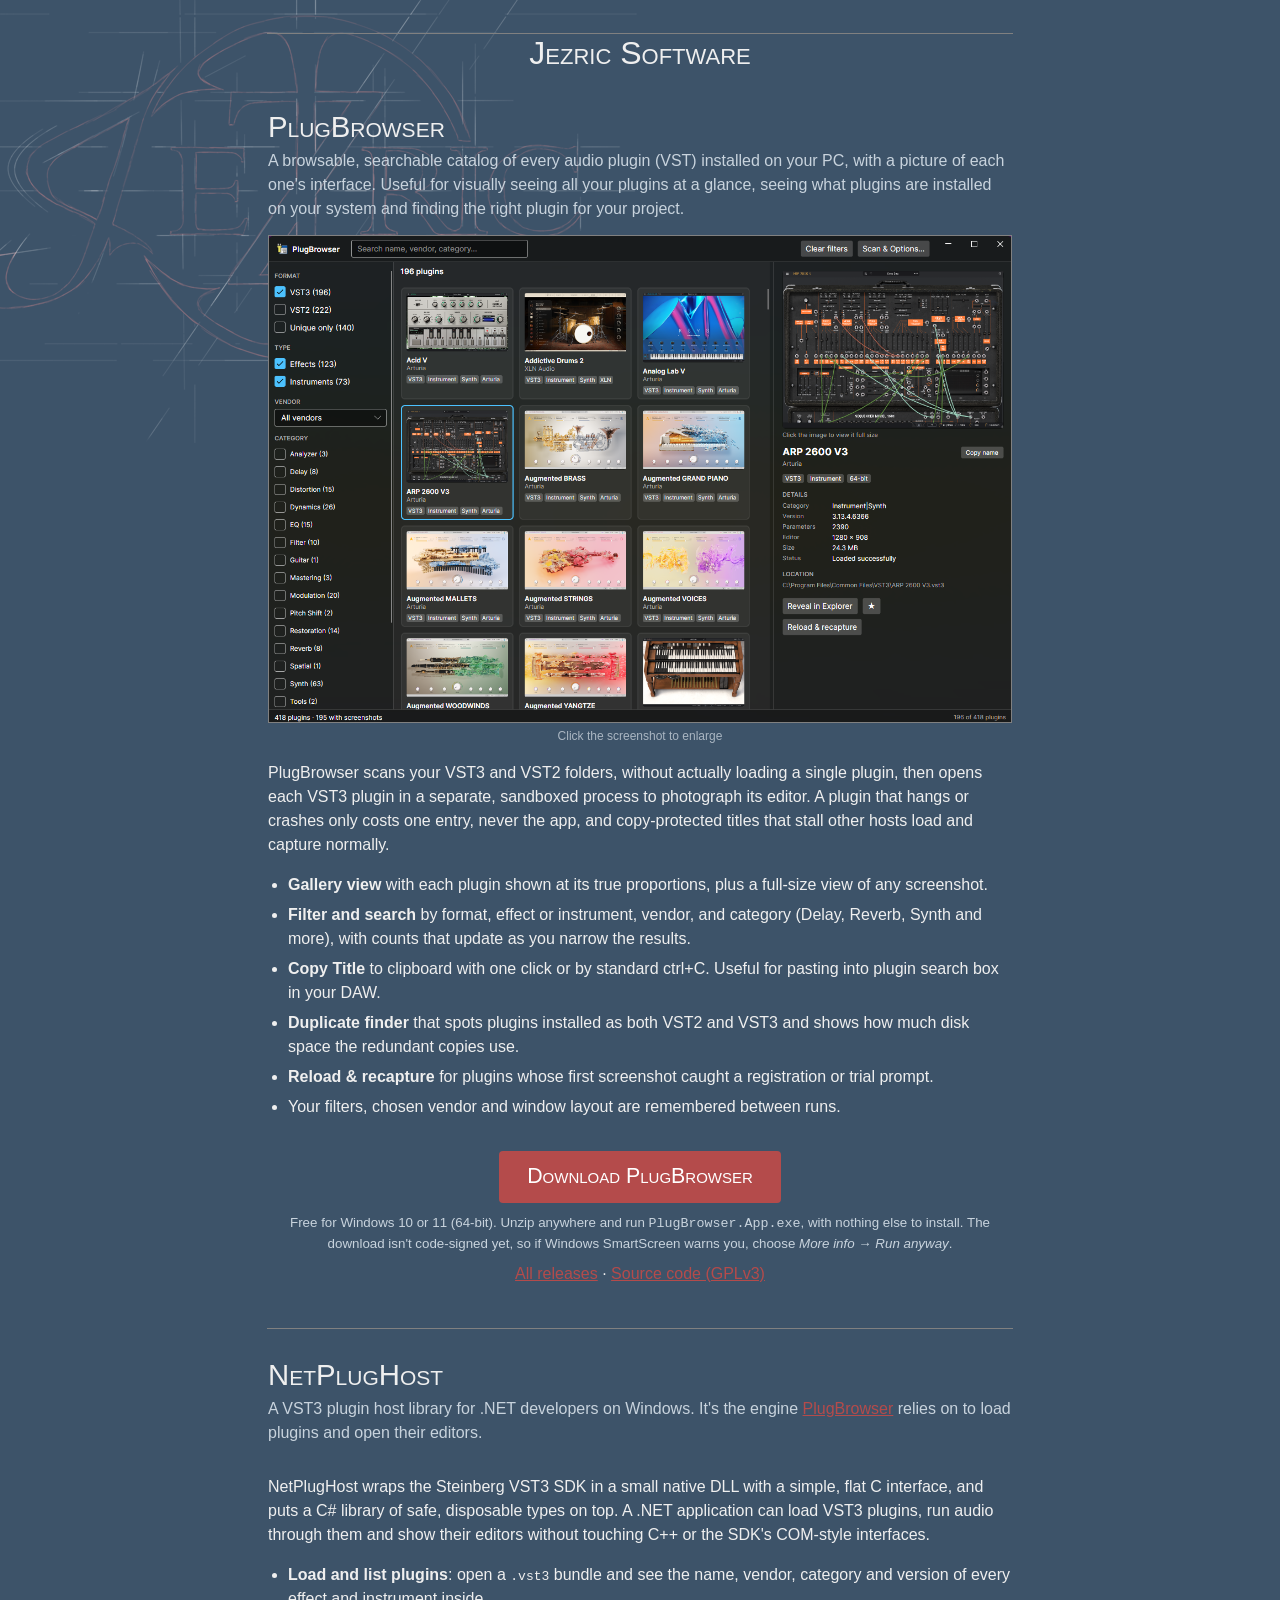
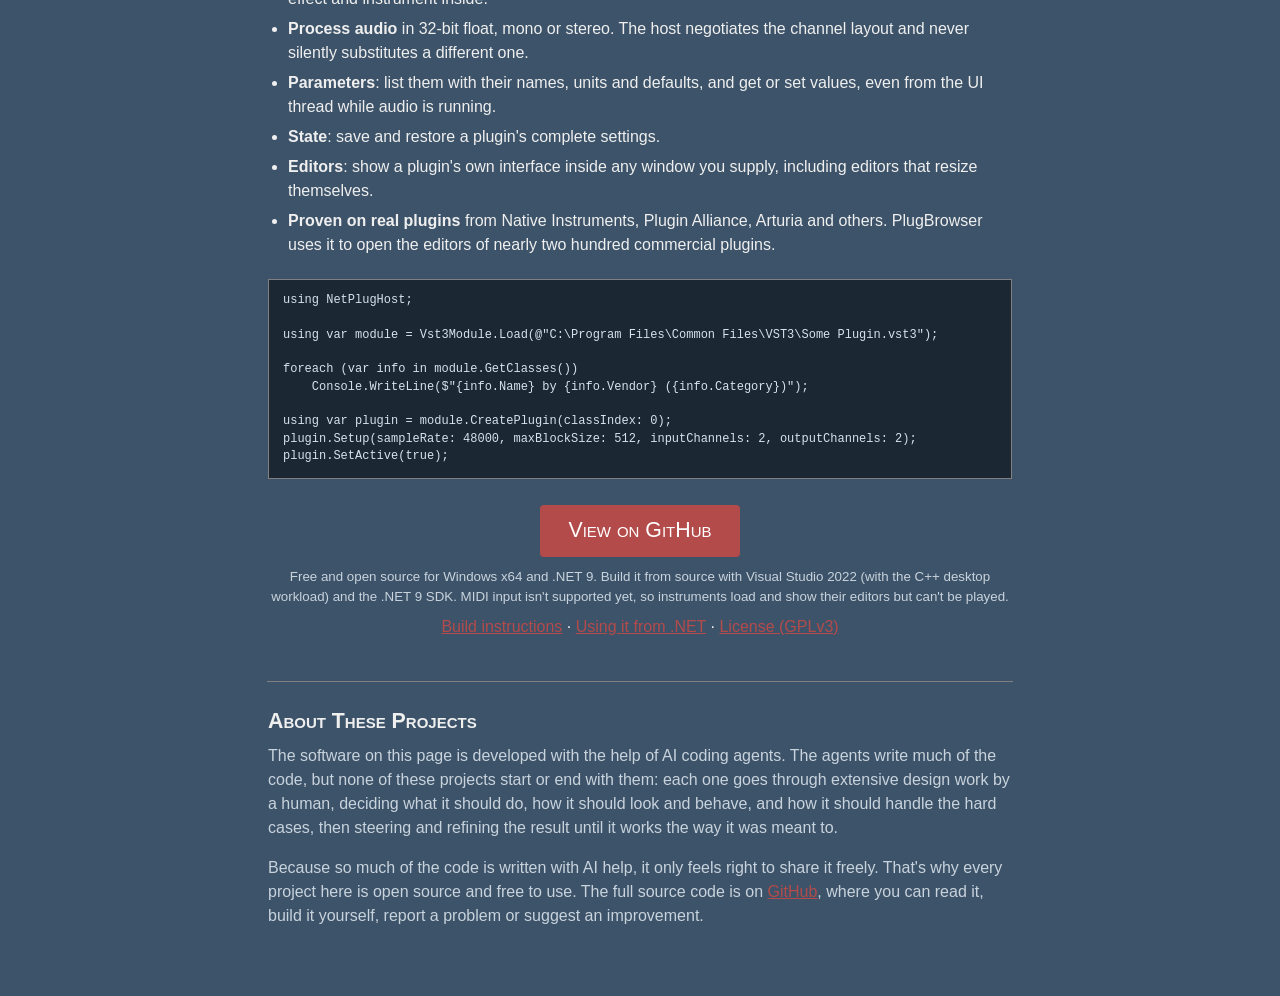
<file: software/index.html>
<!DOCTYPE html>
<html>
<head>
    <meta charset="utf-8" />
    <meta name="viewport" content="width=device-width, initial-scale=1.0">
    <title>Jezric Software</title>
    <link href="site.css" rel="stylesheet" />
    <link rel="shortcut icon" type="image/x-icon" href="../images/icon_32.ico" />
</head>
<!--<body style="">-->
<body style="background: fixed; background-color: #3d5369; background-image: url(images/jezric-background.png); background-position: top left; background-repeat: no-repeat; ">

    <div id="logodiv" class="MainTable" style="padding-top:20px;">
        <table width="100%">
            <tr>
                <td>
                    <center>

                        <table id="mainContentTable">
                            <tr>
                                <td style="border-top:solid 1px Gray;padding-bottom:30px;">

                                    <center><h1>Jezric Software</h1></center>

                                </td>
                            </tr>
                            <tr>
                                <td class="ProductSection" id="plugbrowser">

                                    <h2>PlugBrowser</h2>
                                    <div class="ProductTagline">A browsable, searchable catalog of every audio plugin (VST) installed on your PC, with a picture of each one's interface. 
                                        Useful for visually seeing all your plugins at a glance, seeing what plugins are installed on your system and finding the right plugin for your project.</div>

                                    <a href="images/plugbrowser-ss.png" class="ProductThumb" target="_blank" title="Click to enlarge">
                                        <img src="images/plugbrowser-ss.png" alt="PlugBrowser showing a gallery of plugin screenshots with category filters and a detail pane" />
                                    </a>
                                    <div class="ProductThumbHint">Click the screenshot to enlarge</div>

                                    <p>
                                        PlugBrowser scans your VST3 and VST2 folders, without actually loading a single plugin, then opens each
                                        VST3 plugin in a separate, sandboxed process to photograph its editor. A plugin that hangs or crashes only costs one
                                        entry, never the app, and copy-protected titles that stall other hosts load and capture normally.
                                    </p>

                                    <ul class="ProductFeatures">
                                        <li><b>Gallery view</b> with each plugin shown at its true proportions, plus a full-size view of any screenshot.</li>
                                        <li><b>Filter and search</b> by format, effect or instrument, vendor, and category (Delay, Reverb, Synth and more), with counts that update as you narrow the results.</li>
                                        <li><b>Copy Title</b> to clipboard with one click or by standard ctrl+C. Useful for pasting into plugin search box in your DAW.</li>
                                        <li><b>Duplicate finder</b> that spots plugins installed as both VST2 and VST3 and shows how much disk space the redundant copies use.</li>
                                        <li><b>Reload &amp; recapture</b> for plugins whose first screenshot caught a registration or trial prompt.</li>
                                        <li>Your filters, chosen vendor and window layout are remembered between runs.</li>
                                    </ul>

                                    <div class="ProductDownload">
                                        <a href="https://github.com/Bezmont/PlugBrowser/releases/" class="DownloadButton" target="_blank">Download PlugBrowser</a>
                                        <div class="ProductRequirements">
                                            Free for Windows 10 or 11 (64-bit). Unzip anywhere and run <code>PlugBrowser.App.exe</code>, with nothing else to install.
                                            The download isn't code-signed yet, so if Windows SmartScreen warns you, choose <i>More info</i> &rarr; <i>Run anyway</i>.
                                        </div>
                                        <div class="ProductLinks">
                                            <a href="https://github.com/Bezmont/PlugBrowser/releases" target="_blank">All releases</a>
                                            &middot;
                                            <a href="https://github.com/Bezmont/PlugBrowser" target="_blank">Source code (GPLv3)</a>
                                        </div>
                                    </div>

                                </td>
                            </tr>
                            <tr>
                                <td class="ProductSection ProductSectionDivided" id="netplughost">

                                    <h2>NetPlugHost</h2>
                                    <div class="ProductTagline">A VST3 plugin host library for .NET developers on Windows. It's the engine <a href="#plugbrowser">PlugBrowser</a> relies on to load plugins and open their editors.</div>

                                    <p>
                                        NetPlugHost wraps the Steinberg VST3 SDK in a small native DLL with a simple, flat C interface, and puts a C# library
                                        of safe, disposable types on top. A .NET application can load VST3 plugins, run audio through them and show their
                                        editors without touching C++ or the SDK's COM-style interfaces.
                                    </p>

                                    <ul class="ProductFeatures">
                                        <li><b>Load and list plugins</b>: open a <code>.vst3</code> bundle and see the name, vendor, category and version of every effect and instrument inside.</li>
                                        <li><b>Process audio</b> in 32-bit float, mono or stereo. The host negotiates the channel layout and never silently substitutes a different one.</li>
                                        <li><b>Parameters</b>: list them with their names, units and defaults, and get or set values, even from the UI thread while audio is running.</li>
                                        <li><b>State</b>: save and restore a plugin's complete settings.</li>
                                        <li><b>Editors</b>: show a plugin's own interface inside any window you supply, including editors that resize themselves.</li>
                                        <li><b>Proven on real plugins</b> from Native Instruments, Plugin Alliance, Arturia and others. PlugBrowser uses it to open the editors of nearly two hundred commercial plugins.</li>
                                    </ul>

                                    <div class="ProductCode">
<pre>using NetPlugHost;

using var module = Vst3Module.Load(@"C:\Program Files\Common Files\VST3\Some Plugin.vst3");

foreach (var info in module.GetClasses())
    Console.WriteLine($"{info.Name} by {info.Vendor} ({info.Category})");

using var plugin = module.CreatePlugin(classIndex: 0);
plugin.Setup(sampleRate: 48000, maxBlockSize: 512, inputChannels: 2, outputChannels: 2);
plugin.SetActive(true);</pre>
                                    </div>

                                    <div class="ProductDownload">
                                        <a href="https://github.com/Bezmont/NetPlugHost" class="DownloadButton" target="_blank">View on GitHub</a>
                                        <div class="ProductRequirements">
                                            Free and open source for Windows x64 and .NET 9. Build it from source with Visual Studio 2022 (with the C++ desktop workload) and the .NET 9 SDK.
                                            MIDI input isn't supported yet, so instruments load and show their editors but can't be played.
                                        </div>
                                        <div class="ProductLinks">
                                            <a href="https://github.com/Bezmont/NetPlugHost#building" target="_blank">Build instructions</a>
                                            &middot;
                                            <a href="https://github.com/Bezmont/NetPlugHost#using-it-from-net" target="_blank">Using it from .NET</a>
                                            &middot;
                                            <a href="https://github.com/Bezmont/NetPlugHost#license" target="_blank">License (GPLv3)</a>
                                        </div>
                                    </div>

                                </td>
                            </tr>
                            <tr>
                                <td class="AboutSection">

                                    <h2>About These Projects</h2>

                                    <p>
                                        The software on this page is developed with the help of AI coding agents. The agents write much of the code, but
                                        none of these projects start or end with them: each one goes through extensive design work by a human, deciding
                                        what it should do, how it should look and behave, and how it should handle the hard cases, then steering and
                                        refining the result until it works the way it was meant to.
                                    </p>

                                    <p>
                                        Because so much of the code is written with AI help, it only feels right to share it freely. That's why every
                                        project here is open source and free to use. The full source code is on
                                        <a href="https://github.com/Bezmont" target="_blank">GitHub</a>, where you can read it, build it yourself,
                                        report a problem or suggest an improvement.
                                    </p>

                                </td>
                            </tr>
                        </table>

                    </center>
                </td>
            </tr>
        </table>

    </div>

    <div id="imageOverlay" class="ImageOverlay" title="Click to close">
        <img id="imageOverlayImg" alt="" />
    </div>


    <script src="../scripts/jquery-3.3.1.js"></script>

    <script src="../scripts/bootstrap.js"></script>

    <script language="javascript">


            $(document).ready(function () {
                SetMainTable();

                $('.ProductThumb').click(function (e) {
                    e.preventDefault();
                    $('#imageOverlayImg').attr('src', $(this).attr('href')).attr('alt', $(this).find('img').attr('alt'));
                    $('#imageOverlay').fadeIn(150);
                });

                $('#imageOverlay').click(function () {
                    $(this).fadeOut(150);
                });

                $(document).keydown(function (e) {
                    if (e.key === 'Escape' || e.keyCode === 27) {
                        $('#imageOverlay').fadeOut(150);
                    }
                });
            });

            $(window).resize(function () {
                SetMainTable();
            });


            function SetMainTable()
            {
                if ($(window).width() >= Number(800))
                {
                    $(mainContentTable).width(750);
                }
                else
                {
                    $(mainContentTable).width(300);
                }
            }

    </script>

</body>
</html>
</file>
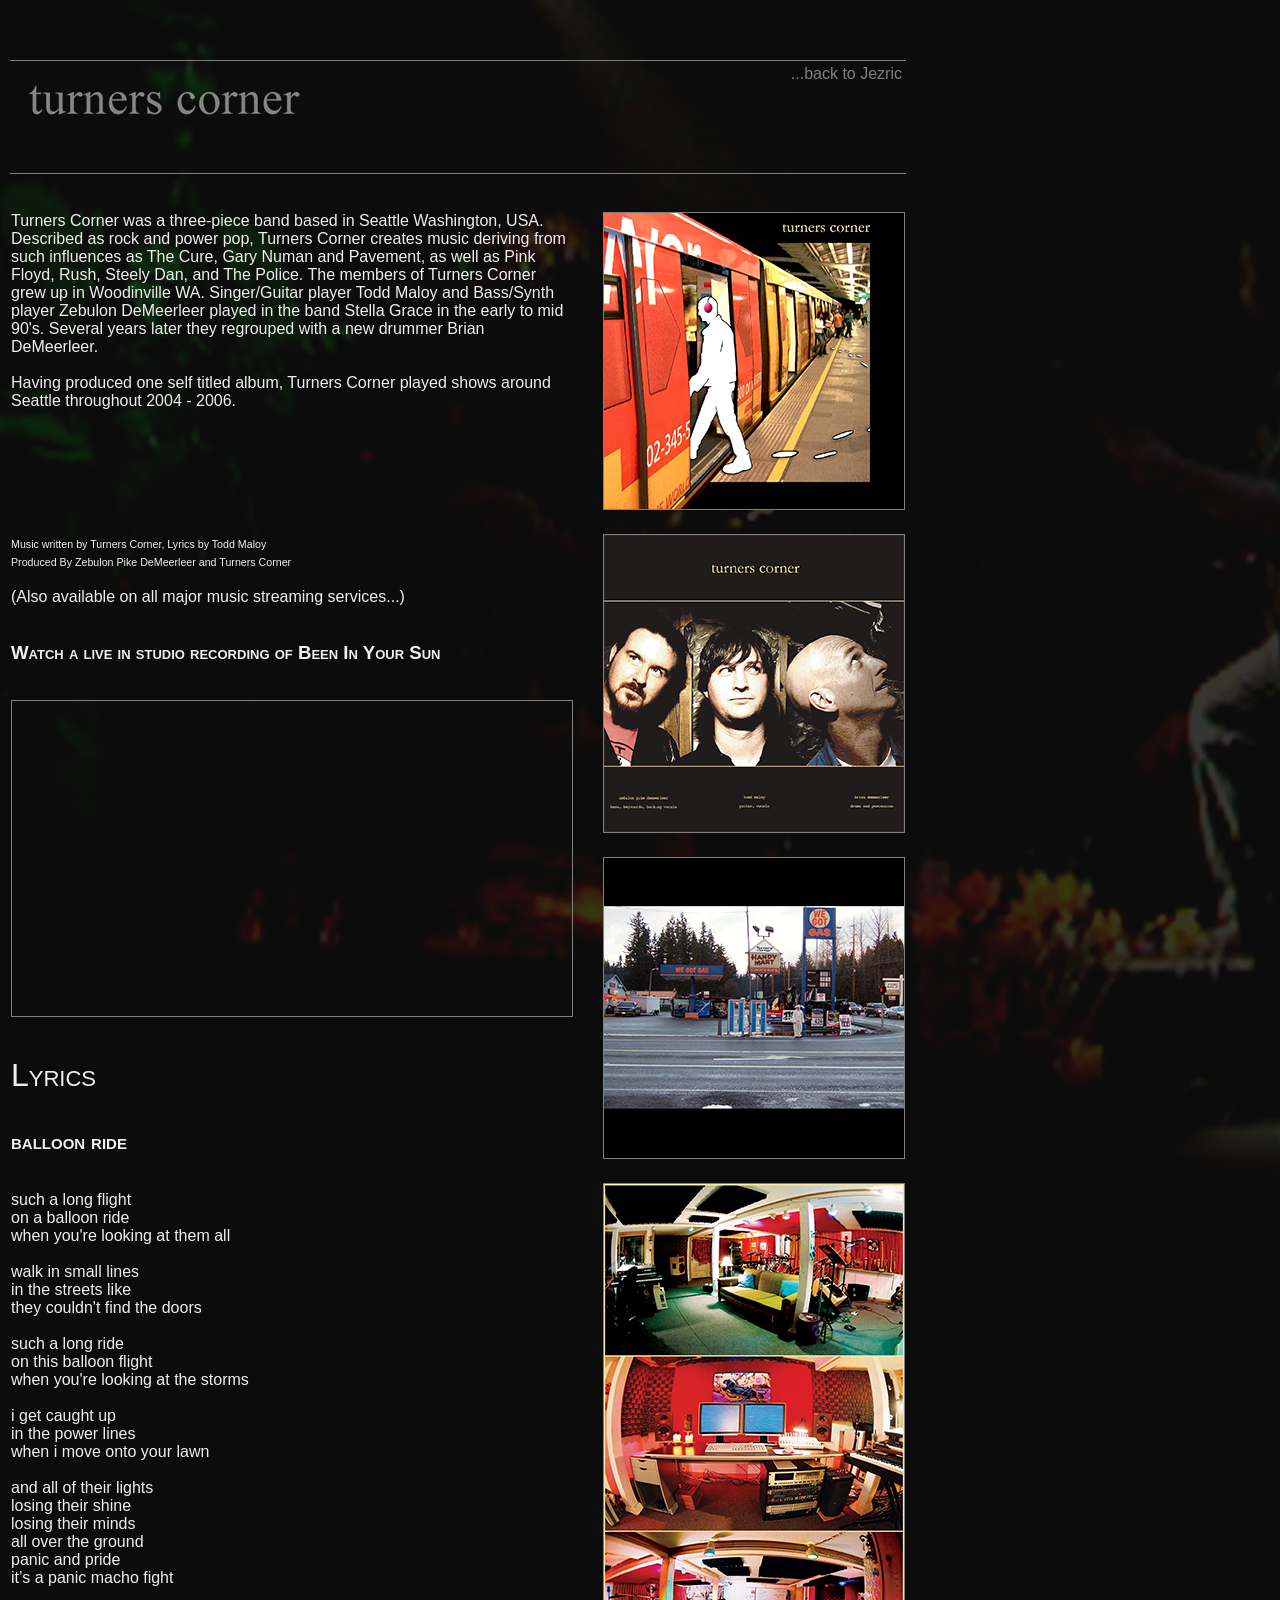
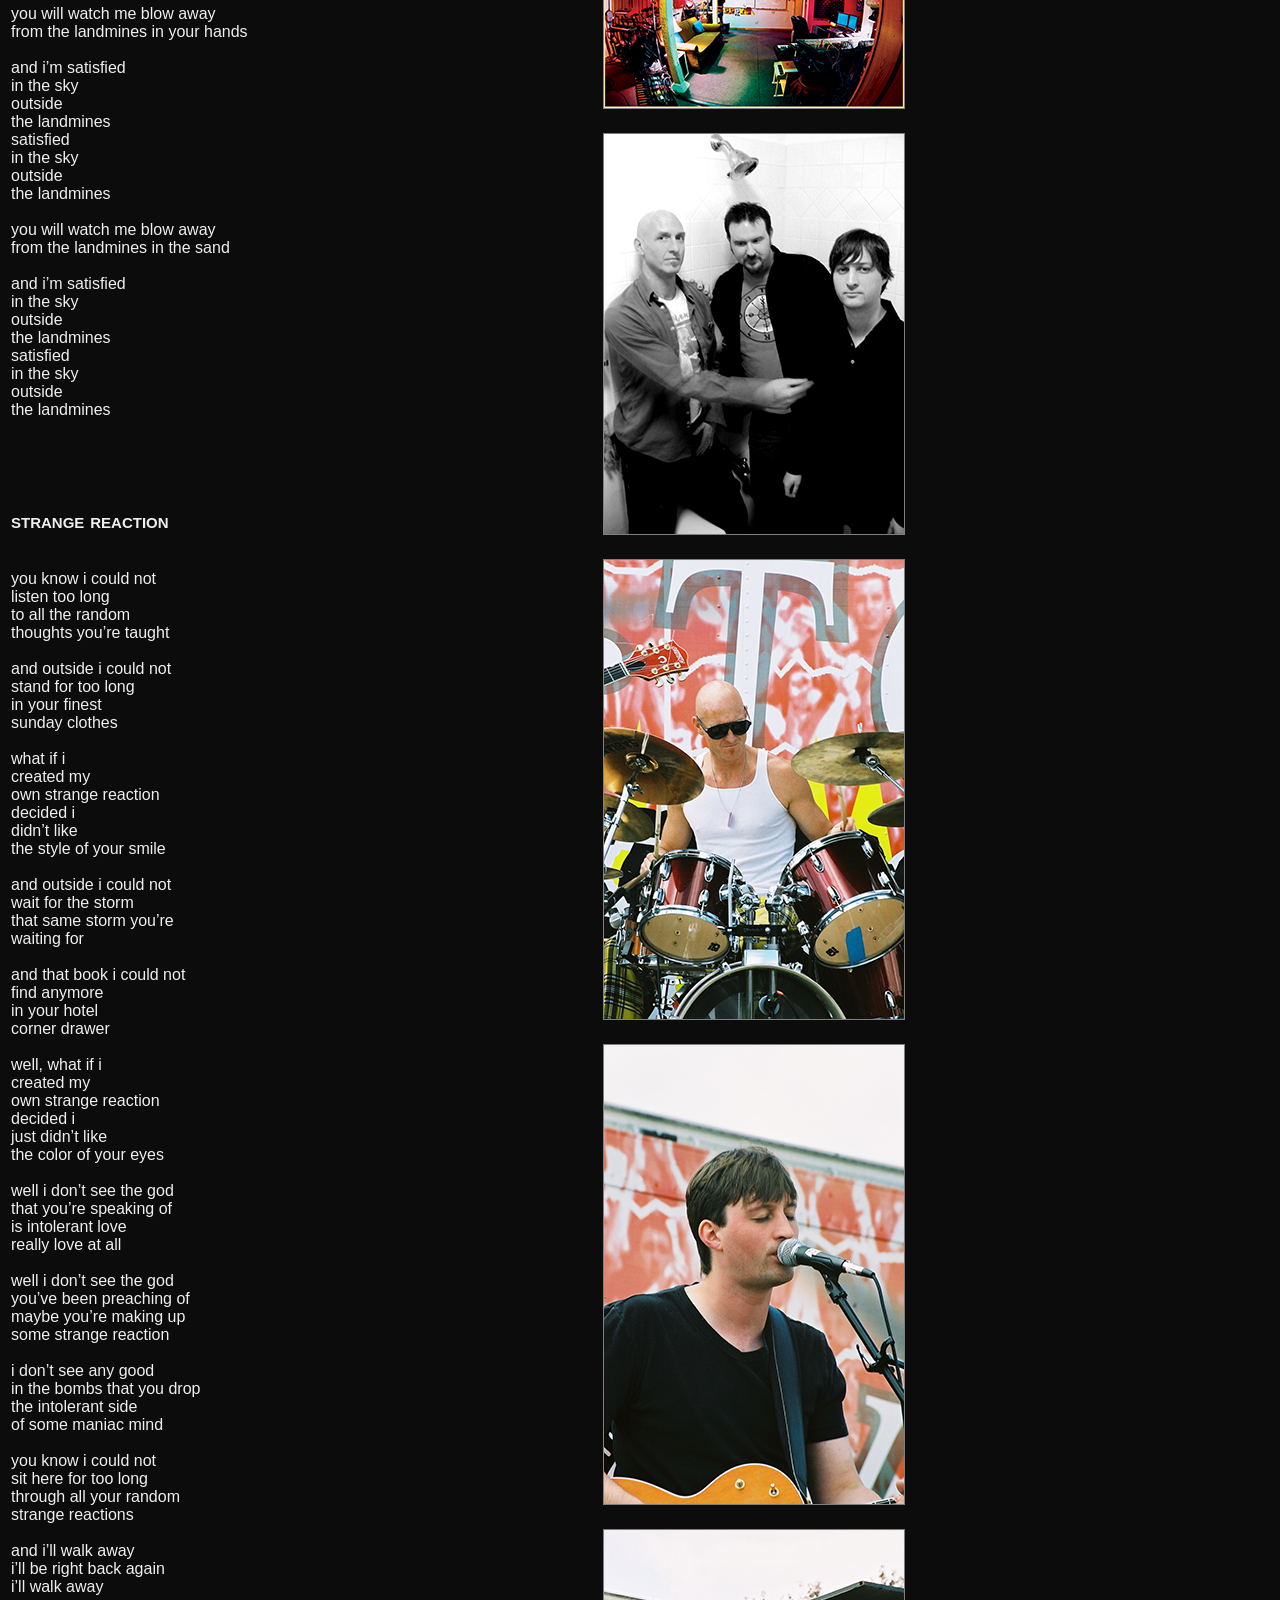
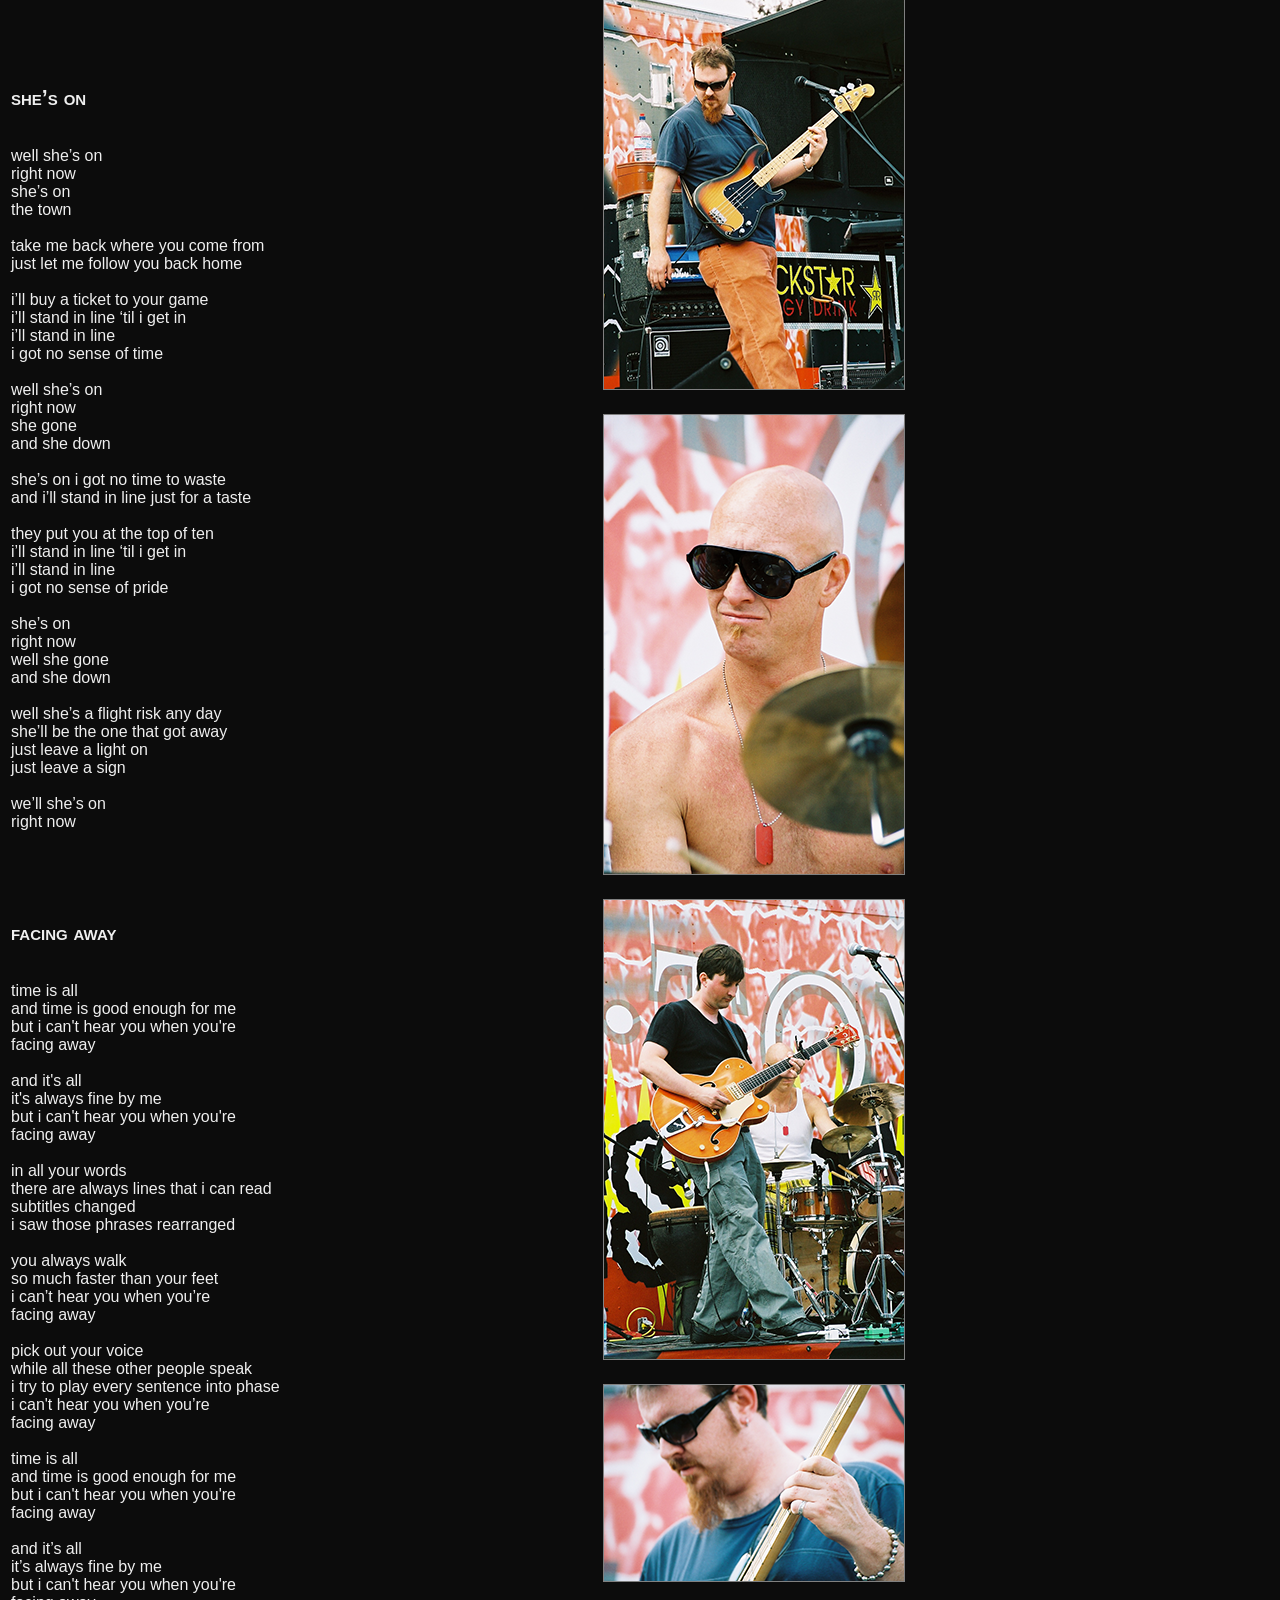
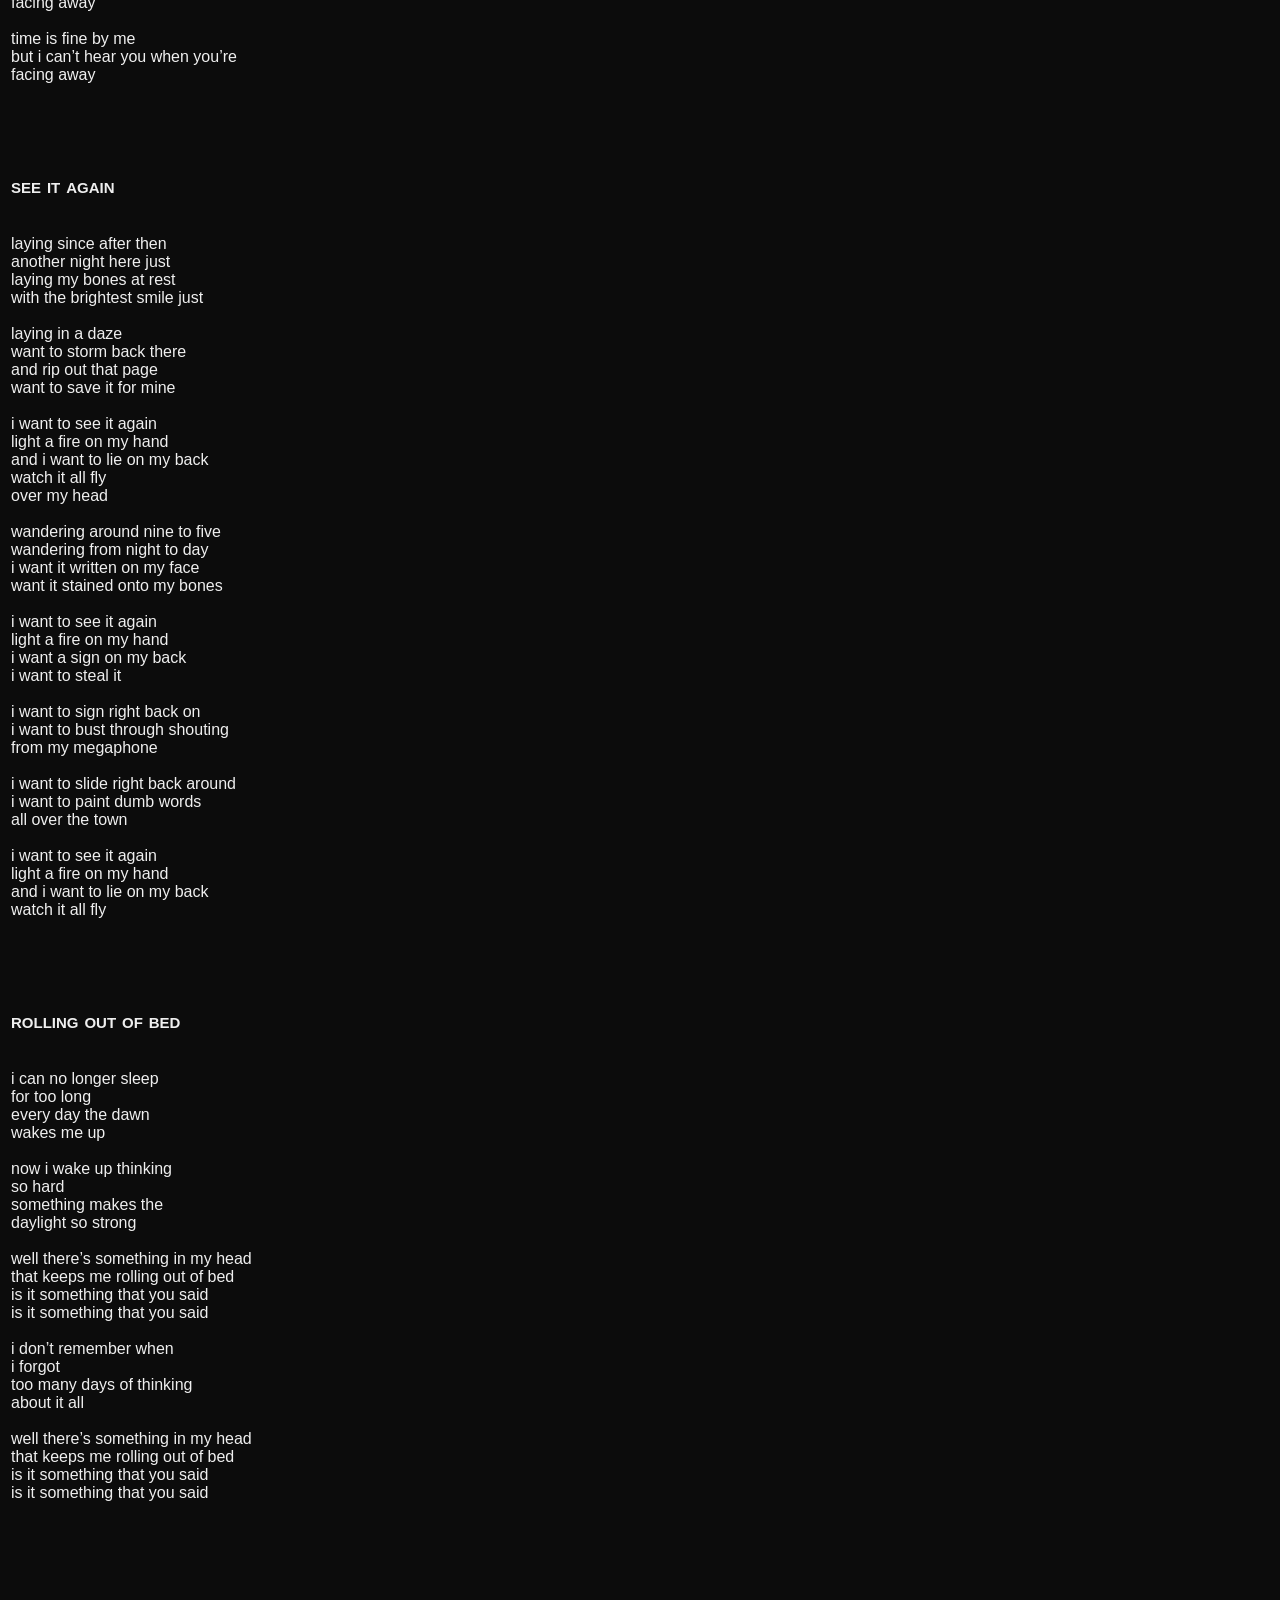
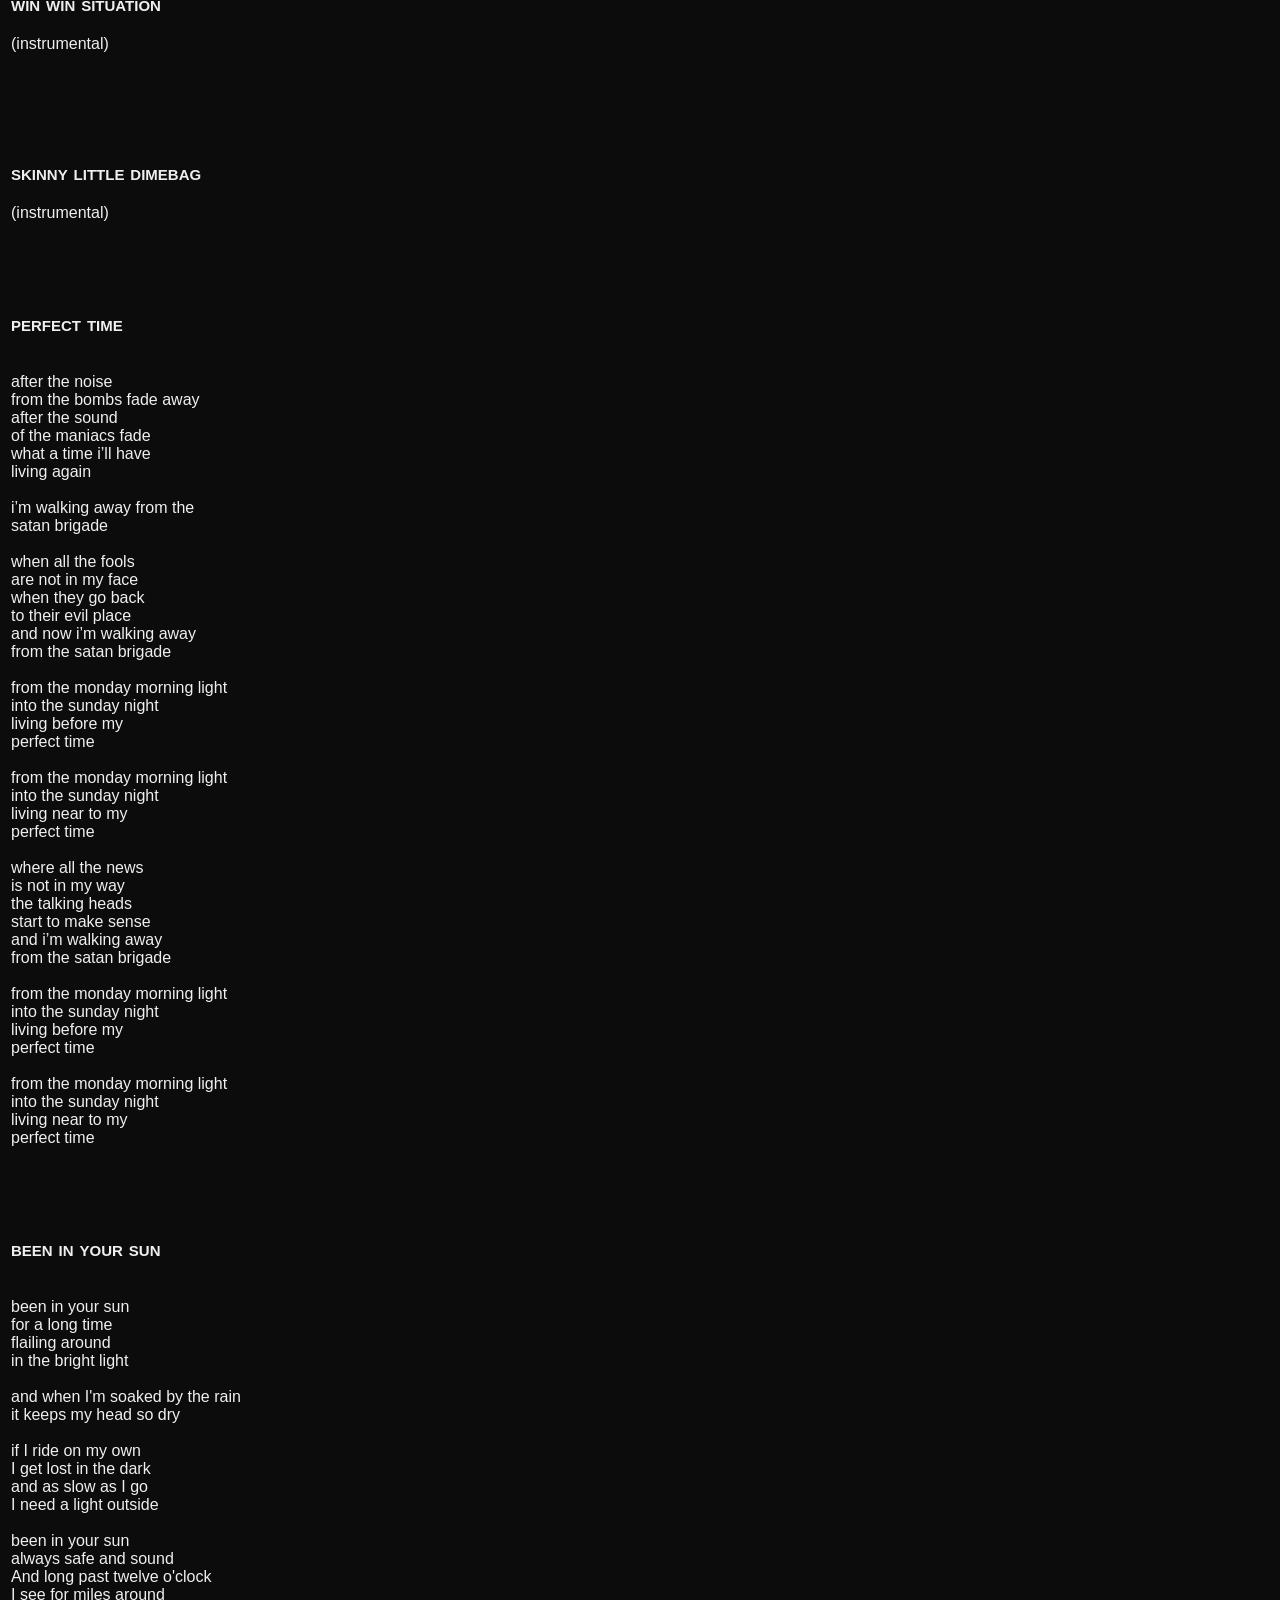
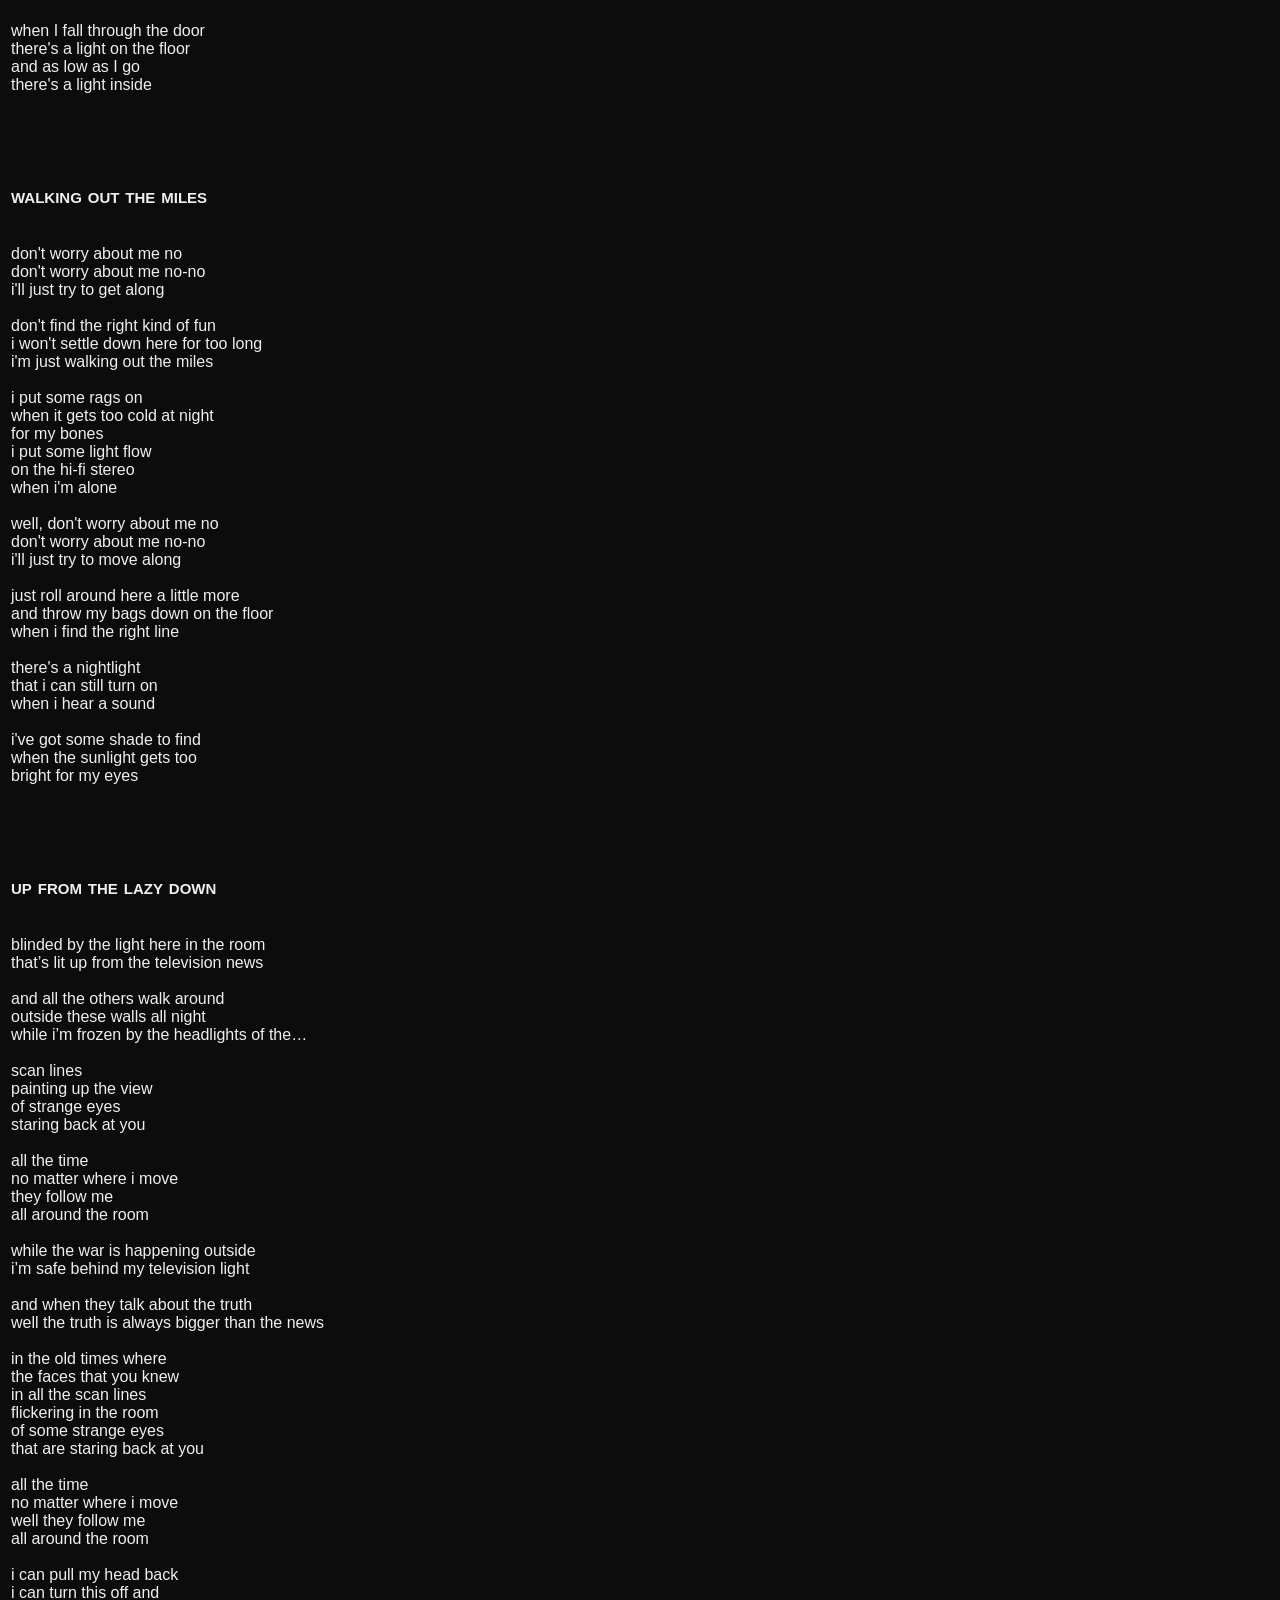
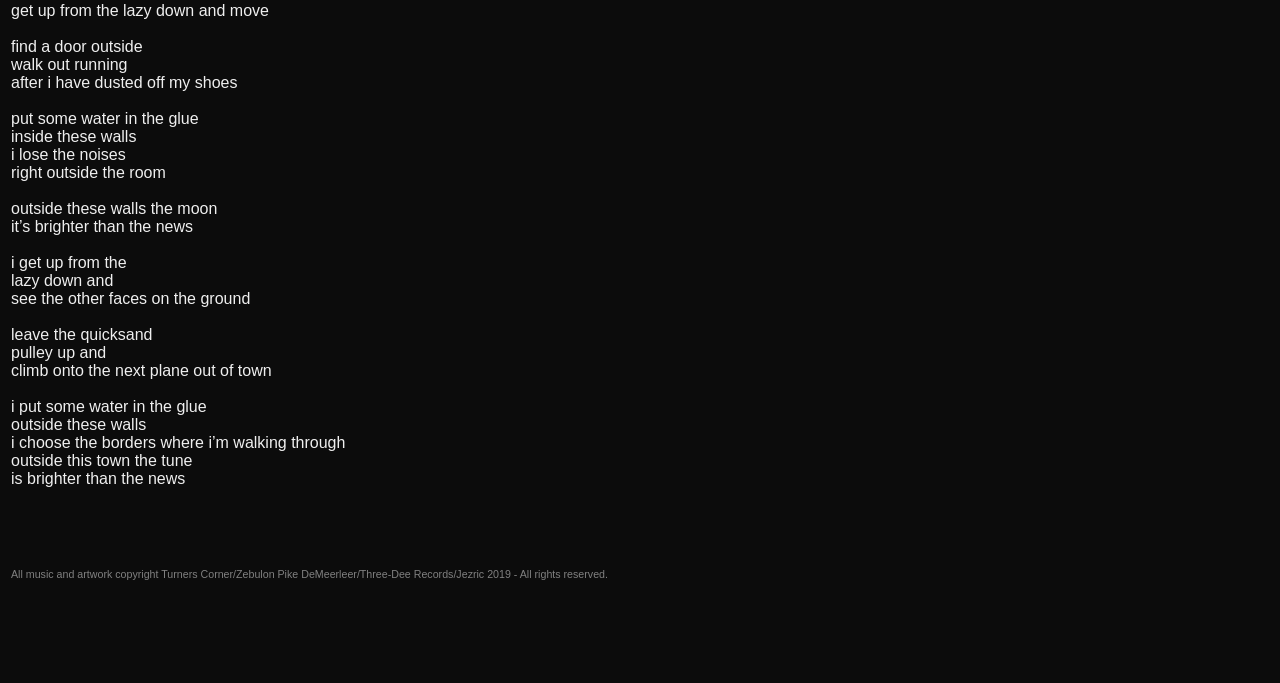
<file: TurnersCorner/index.html>
<!DOCTYPE html>
<html>
<head>
	<meta charset="utf-8" />
	<meta name="viewport" content="width=device-width, initial-scale=1.0">
	<title>Turners Corner</title>
	<link href="../Content/site.css" rel="stylesheet" />
	<link rel="shortcut icon" type="image/x-icon" href="../Images/Icon_32.ico" />
	<script src="../Scripts/modernizr-2.8.3.js"></script>

</head>
<body style="background:fixed;background-color:#0c0c0c;background-image:url(../Images/turnerscorner_background.png);background-position:top center;background-repeat:no-repeat;">

    <div id="logodiv" class="MainTable" style="padding-top:50px;">

        <table style="width:900px">
            <tr>
                <td style="border-top:solid 1px Gray;border-bottom:solid 1px Gray;padding-bottom:30px;">
                    <table style="width:100%;">
                        <tr>
                            <td>
                                <div class="MenuItem_Music_TurnersCorner"></div>
                            </td>
                            <td valign="top" style="text-align:right;">
                                <a href="../index.html" style="color:gray;text-decoration:none;">...back to Jezric</a>
                            </td>
                        </tr>
                    </table>

                </td>
            </tr>
            <tr>
				<td valign="top" style="padding-top:0px;">

					<br /><br />

					<table cellpadding="0" cellspacing="0" style="width:100%;">
						<tr>
							<td valign="top" style="padding-right:30px;">
								Turners Corner was a three-piece band based in Seattle Washington, USA. Described as rock and power pop,
								Turners Corner creates music deriving from such influences as The Cure, Gary Numan and Pavement, as well
								as Pink Floyd, Rush, Steely Dan, and The Police. The members of Turners Corner grew up in Woodinville WA.
								Singer/Guitar player Todd Maloy and Bass/Synth player Zebulon DeMeerleer played in the band Stella Grace
								in the early to mid 90's. Several years later they regrouped with a new drummer Brian DeMeerleer.

								<br /><br />

								Having produced one self titled album, Turners Corner played shows around Seattle throughout 2004 - 2006.

							</td>
							<td>
								<a href="../Images/turnerscorner_cover_large.png" target="_blank"><img src="../Images/turnerscorner_cover_small.png" border="0" style="border:Grey 1px solid; margin-bottom:20px;" /></a>
							</td>
						</tr>
						<tr>
							<td style="padding-right:30px;">
								<span style="font-size:8pt;">
									Music written by Turners Corner, Lyrics by Todd Maloy
									<br />
									Produced By Zebulon Pike DeMeerleer and Turners Corner
								</span>

								<br /><br />

								(Also available on all major music streaming services...)

								<br /><br /><br />

								<h3>Watch a live in studio recording of Been In Your Sun</h3>

								<br /><br />

								<iframe width="560" height="315" style="border:Grey 1px solid;" src="https://www.youtube.com/embed/FXzFAjWcXAQ" frameborder="0" allow="accelerometer; autoplay; encrypted-media; gyroscope; picture-in-picture" allowfullscreen></iframe>

								<br /><br /><br />


								<h1>Lyrics</h1>

								<br />

								<div style="white-space:pre-line;">
									<h2>balloon ride</h2>

									such a long flight
									on a balloon ride
									when you're looking at them all

									walk in small lines
									in the streets like
									they couldn't find the doors

									such a long ride
									on this balloon flight
									when you're looking at the storms

									i get caught up
									in the power lines
									when i move onto your lawn

									and all of their lights
									losing their shine
									losing their minds
									all over the ground
									panic and pride
									it’s a panic macho fight

									you will watch me blow away
									from the landmines in your hands

									and i’m satisfied
									in the sky
									outside
									the landmines
									satisfied
									in the sky
									outside
									the landmines

									you will watch me blow away
									from the landmines in the sand

									and i’m satisfied
									in the sky
									outside
									the landmines
									satisfied
									in the sky
									outside
									the landmines





									<h2>strange reaction</h2>

									you know i could not
									listen too long
									to all the random
									thoughts you’re taught

									and outside i could not
									stand for too long
									in your finest
									sunday clothes

									what if i
									created my
									own strange reaction
									decided i
									didn’t like
									the style of your smile

									and outside i could not
									wait for the storm
									that same storm you’re
									waiting for

									and that book i could not
									find anymore
									in your hotel
									corner drawer

									well, what if i
									created my
									own strange reaction
									decided i
									just didn’t like
									the color of your eyes

									well i don’t see the god
									that you’re speaking of
									is intolerant love
									really love at all

									well i don’t see the god
									you’ve been preaching of
									maybe you’re making up
									some strange reaction

									i don’t see any good
									in the bombs that you drop
									the intolerant side
									of some maniac mind

									you know i could not
									sit here for too long
									through all your random
									strange reactions

									and i’ll walk away
									i’ll be right back again
									i’ll walk away





									<h2>she’s on</h2>

									well she’s on
									right now
									she’s on
									the town

									take me back where you come from
									just let me follow you back home

									i’ll buy a ticket to your game
									i’ll stand in line ‘til i get in
									i’ll stand in line
									i got no sense of time

									well she’s on
									right now
									she gone
									and she down

									she’s on i got no time to waste
									and i’ll stand in line just for a taste

									they put you at the top of ten
									i’ll stand in line ‘til i get in
									i’ll stand in line
									i got no sense of pride

									she’s on
									right now
									well she gone
									and she down

									well she’s a flight risk any day
									she’ll be the one that got away
									just leave a light on
									just leave a sign

									we’ll she’s on
									right now





									<h2>facing away</h2>

									time is all
									and time is good enough for me
									but i can't hear you when you're
									facing away

									and it's all
									it's always fine by me
									but i can't hear you when you're
									facing away

									in all your words
									there are always lines that i can read
									subtitles changed
									i saw those phrases rearranged

									you always walk
									so much faster than your feet
									i can’t hear you when you’re
									facing away

									pick out your voice
									while all these other people speak
									i try to play every sentence into phase
									i can't hear you when you’re
									facing away

									time is all
									and time is good enough for me
									but i can't hear you when you're
									facing away

									and it’s all
									it’s always fine by me
									but i can't hear you when you're
									facing away

									time is fine by me
									but i can’t hear you when you’re
									facing away





									<h2>see it again</h2>

									laying since after then
									another night here just
									laying my bones at rest
									with the brightest smile just

									laying in a daze
									want to storm back there
									and rip out that page
									want to save it for mine

									i want to see it again
									light a fire on my hand
									and i want to lie on my back
									watch it all fly
									over my head

									wandering around nine to five
									wandering from night to day
									i want it written on my face
									want it stained onto my bones

									i want to see it again
									light a fire on my hand
									i want a sign on my back
									i want to steal it

									i want to sign right back on
									i want to bust through shouting
									from my megaphone

									i want to slide right back around
									i want to paint dumb words
									all over the town

									i want to see it again
									light a fire on my hand
									and i want to lie on my back
									watch it all fly





									<h2>rolling out of bed</h2>

									i can no longer sleep
									for too long
									every day the dawn
									wakes me up

									now i wake up thinking
									so hard
									something makes the
									daylight so strong

									well there’s something in my head
									that keeps me rolling out of bed
									is it something that you said
									is it something that you said

									i don’t remember when
									i forgot
									too many days of thinking
									about it all

									well there’s something in my head
									that keeps me rolling out of bed
									is it something that you said
									is it something that you said





									<h2>win win situation</h2>
									(instrumental)






									<h2>skinny little dimebag</h2>
									(instrumental)





									<h2>perfect time</h2>

									after the noise
									from the bombs fade away
									after the sound
									of the maniacs fade
									what a time i’ll have
									living again

									i’m walking away from the
									satan brigade

									when all the fools
									are not in my face
									when they go back
									to their evil place
									and now i’m walking away
									from the satan brigade

									from the monday morning light
									into the sunday night
									living before my
									perfect time

									from the monday morning light
									into the sunday night
									living near to my
									perfect time

									where all the news
									is not in my way
									the talking heads
									start to make sense
									and i’m walking away
									from the satan brigade

									from the monday morning light
									into the sunday night
									living before my
									perfect time

									from the monday morning light
									into the sunday night
									living near to my
									perfect time





									<h2>been in your sun</h2>

									been in your sun
									for a long time
									flailing around
									in the bright light

									and when I'm soaked by the rain
									it keeps my head so dry

									if I ride on my own
									I get lost in the dark
									and as slow as I go
									I need a light outside

									been in your sun
									always safe and sound
									And long past twelve o'clock
									I see for miles around

									when I fall through the door
									there's a light on the floor
									and as low as I go
									there's a light inside





									<h2>walking out the miles</h2>

									don't worry about me no
									don't worry about me no-no
									i'll just try to get along

									don't find the right kind of fun
									i won't settle down here for too long
									i'm just walking out the miles

									i put some rags on
									when it gets too cold at night
									for my bones
									i put some light flow
									on the hi-fi stereo
									when i'm alone

									well, don't worry about me no
									don't worry about me no-no
									i'll just try to move along

									just roll around here a little more
									and throw my bags down on the floor
									when i find the right line

									there's a nightlight
									that i can still turn on
									when i hear a sound

									i've got some shade to find
									when the sunlight gets too
									bright for my eyes





									<h2>up from the lazy down</h2>

									blinded by the light here in the room
									that’s lit up from the television news

									and all the others walk around
									outside these walls all night
									while i’m frozen by the headlights of the…

									scan lines
									painting up the view
									of strange eyes
									staring back at you

									all the time
									no matter where i move
									they follow me
									all around the room

									while the war is happening outside
									i’m safe behind my television light

									and when they talk about the truth
									well the truth is always bigger than the news

									in the old times where
									the faces that you knew
									in all the scan lines
									flickering in the room
									of some strange eyes
									that are staring back at you

									all the time
									no matter where i move
									well they follow me
									all around the room

									i can pull my head back
									i can turn this off and
									get up from the lazy down and move

									find a door outside
									walk out running
									after i have dusted off my shoes

									put some water in the glue
									inside these walls
									i lose the noises
									right outside the room

									outside these walls the moon
									it’s brighter than the news

									i get up from the
									lazy down and
									see the other faces on the ground

									leave the quicksand
									pulley up and
									climb onto the next plane out of town

									i put some water in the glue
									outside these walls
									i choose the borders where i’m walking through
									outside this town the tune
									is brighter than the news
								</div>

							</td>
							<td style="width:300px;" valign="top">

								<a href="../Images/turnerscorner_cover2_large.png" target="_blank"><img src="../Images/turnerscorner_cover2_small.png" border="0" style="border:Grey 1px solid; margin-bottom:20px;" /></a>

								<br />

								<a href="../Images/turnerscorner_cover3_large.png" target="_blank"><img src="../Images/turnerscorner_cover3_small.png" border="0" style="border:Grey 1px solid; margin-bottom:20px;" /></a>

								<br />

								<a href="../Images/turnerscorner_studio_large.png" target="_blank"><img src="../Images/turnerscorner_studio_small.png" border="0" style="border:Grey 1px solid; margin-bottom:20px;" /></a>

								<br />

								<a href="../Images/turnerscorner_pic1_large.png" target="_blank"><img src="../Images/turnerscorner_pic1_small.png" border="0" style="border:Grey 1px solid; margin-bottom:20px;" /></a>

								<br />

								<a href="../Images/turnerscorner_brio1_large.png" target="_blank"><img src="../Images/turnerscorner_brio1_small.png" border="0" style="border:Grey 1px solid; margin-bottom:20px;" /></a>

								<br />

								<a href="../Images/turnerscorner_todd1_large.png" target="_blank"><img src="../Images/turnerscorner_todd1_small.png" border="0" style="border:Grey 1px solid; margin-bottom:20px;" /></a>

								<br />

								<a href="../Images/turnerscorner_zeb1_large.png" target="_blank"><img src="../Images/turnerscorner_zeb1_small.png" border="0" style="border:Grey 1px solid; margin-bottom:20px;" /></a>

								<br />

								<a href="../Images/turnerscorner_brio2_large.png" target="_blank"><img src="../Images/turnerscorner_brio2_small.png" border="0" style="border:Grey 1px solid; margin-bottom:20px;" /></a>

								<br />

								<a href="../Images/turnerscorner_todd2_large.png" target="_blank"><img src="../Images/turnerscorner_todd2_small.png" border="0" style="border:Grey 1px solid; margin-bottom:20px;" /></a>

								<br />

								<a href="../Images/turnerscorner_zeb2_large.png" target="_blank"><img src="../Images/turnerscorner_zeb2_small.png" border="0" style="border:Grey 1px solid; margin-bottom:20px;" /></a>
							</td>
						</tr>
					</table>

				</td>
            </tr>
            <tr>
                <td>
                    <br /><br /><br /><br />

                    <span style="font-size:8pt;color:gray;">All music and artwork copyright Turners Corner/Zebulon Pike DeMeerleer/Three-Dee Records/Jezric 2019 - All rights reserved.</span>

                    <br /><br /><br /><br /><br /><br />

                </td>
            </tr>
        </table>



    </div>


    <script src="../Scripts/jquery-3.3.1.js"></script>

    <script src="../Scripts/bootstrap.js"></script>

    <script language="javascript">


    </script>

</body>
</html>
</file>
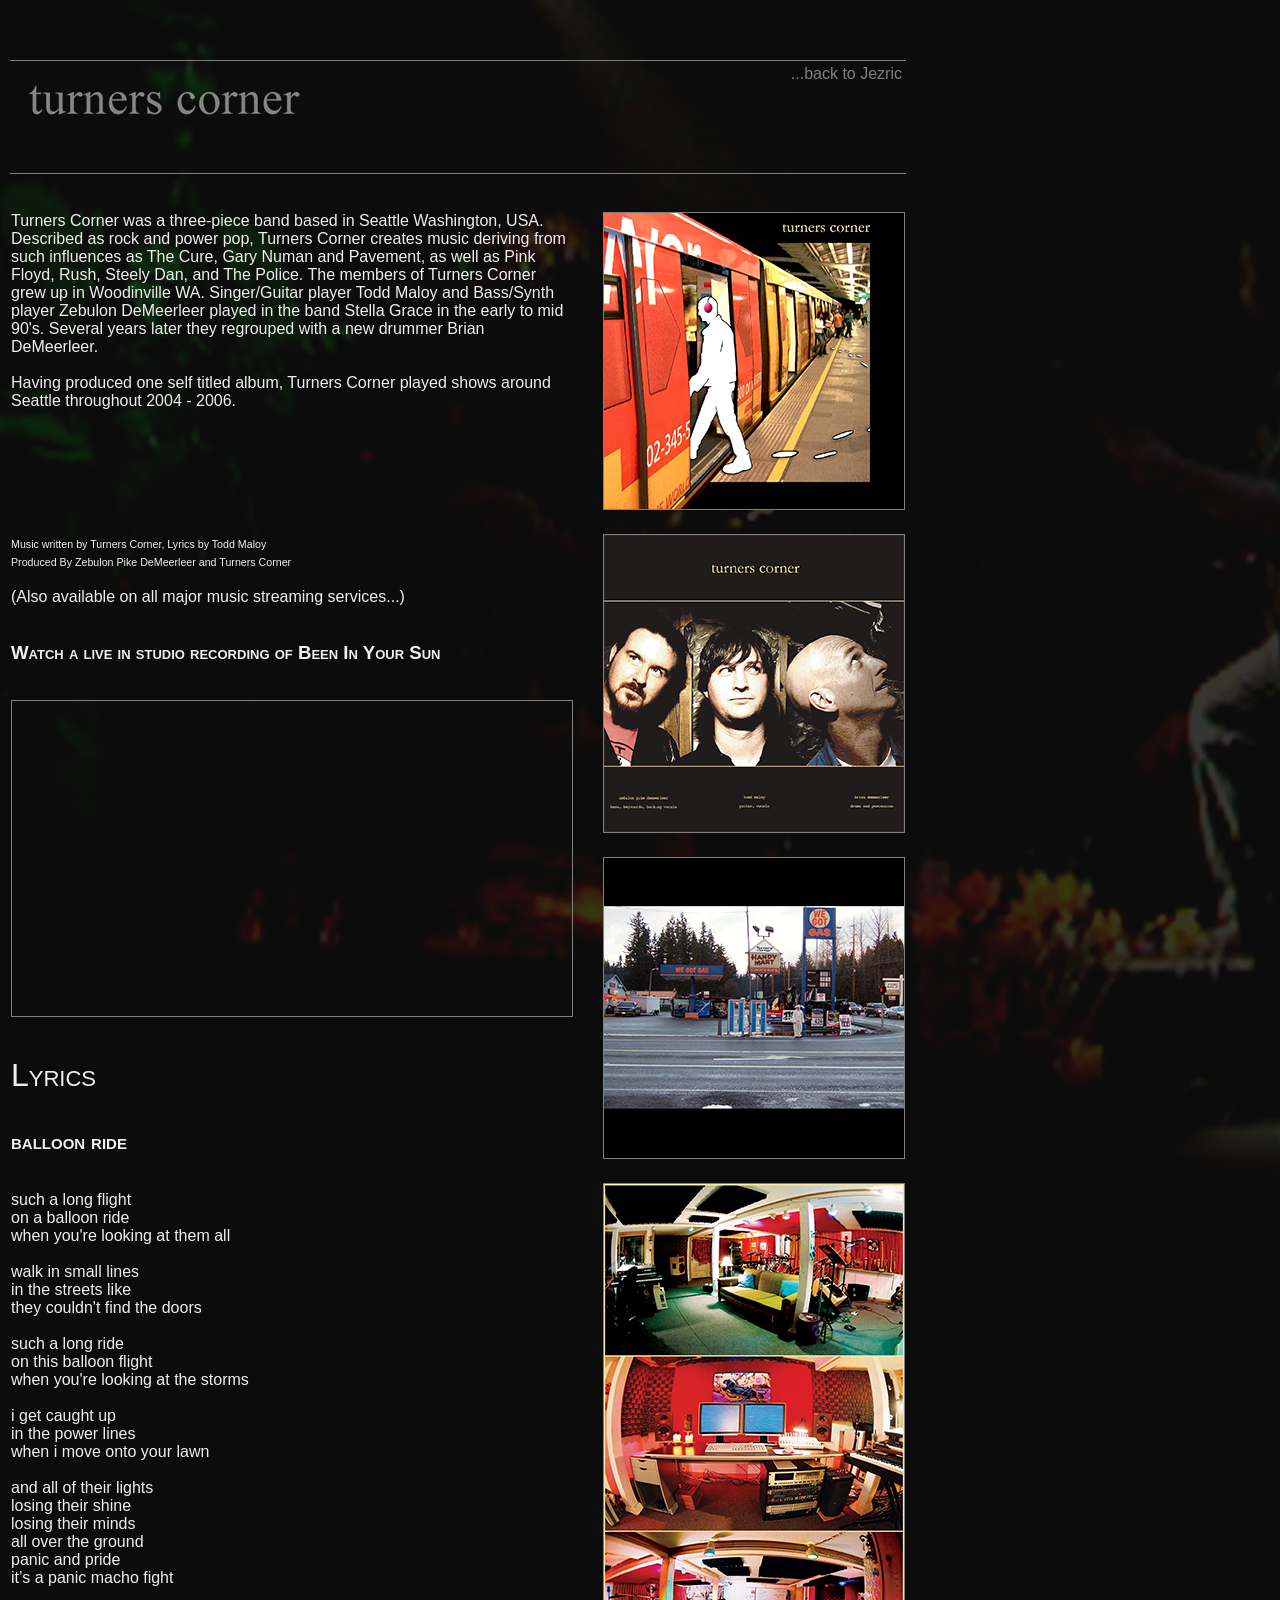
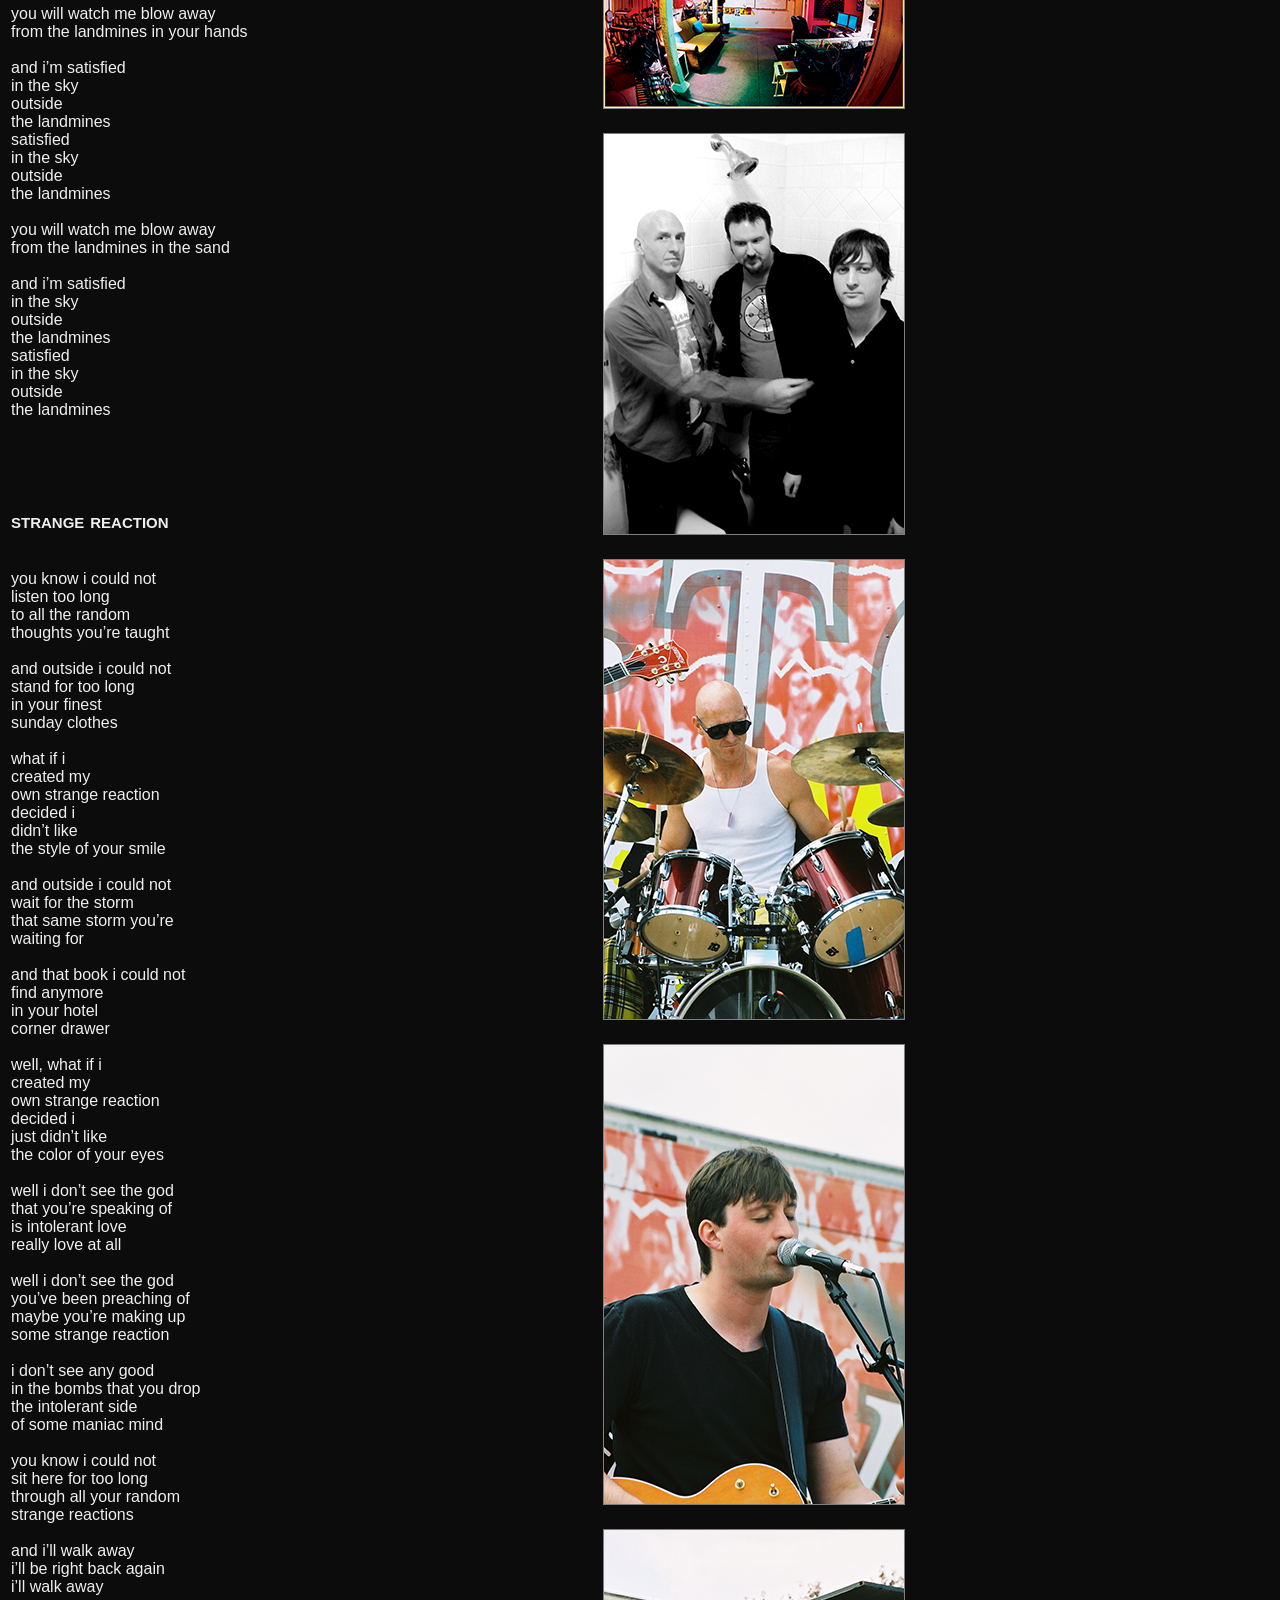
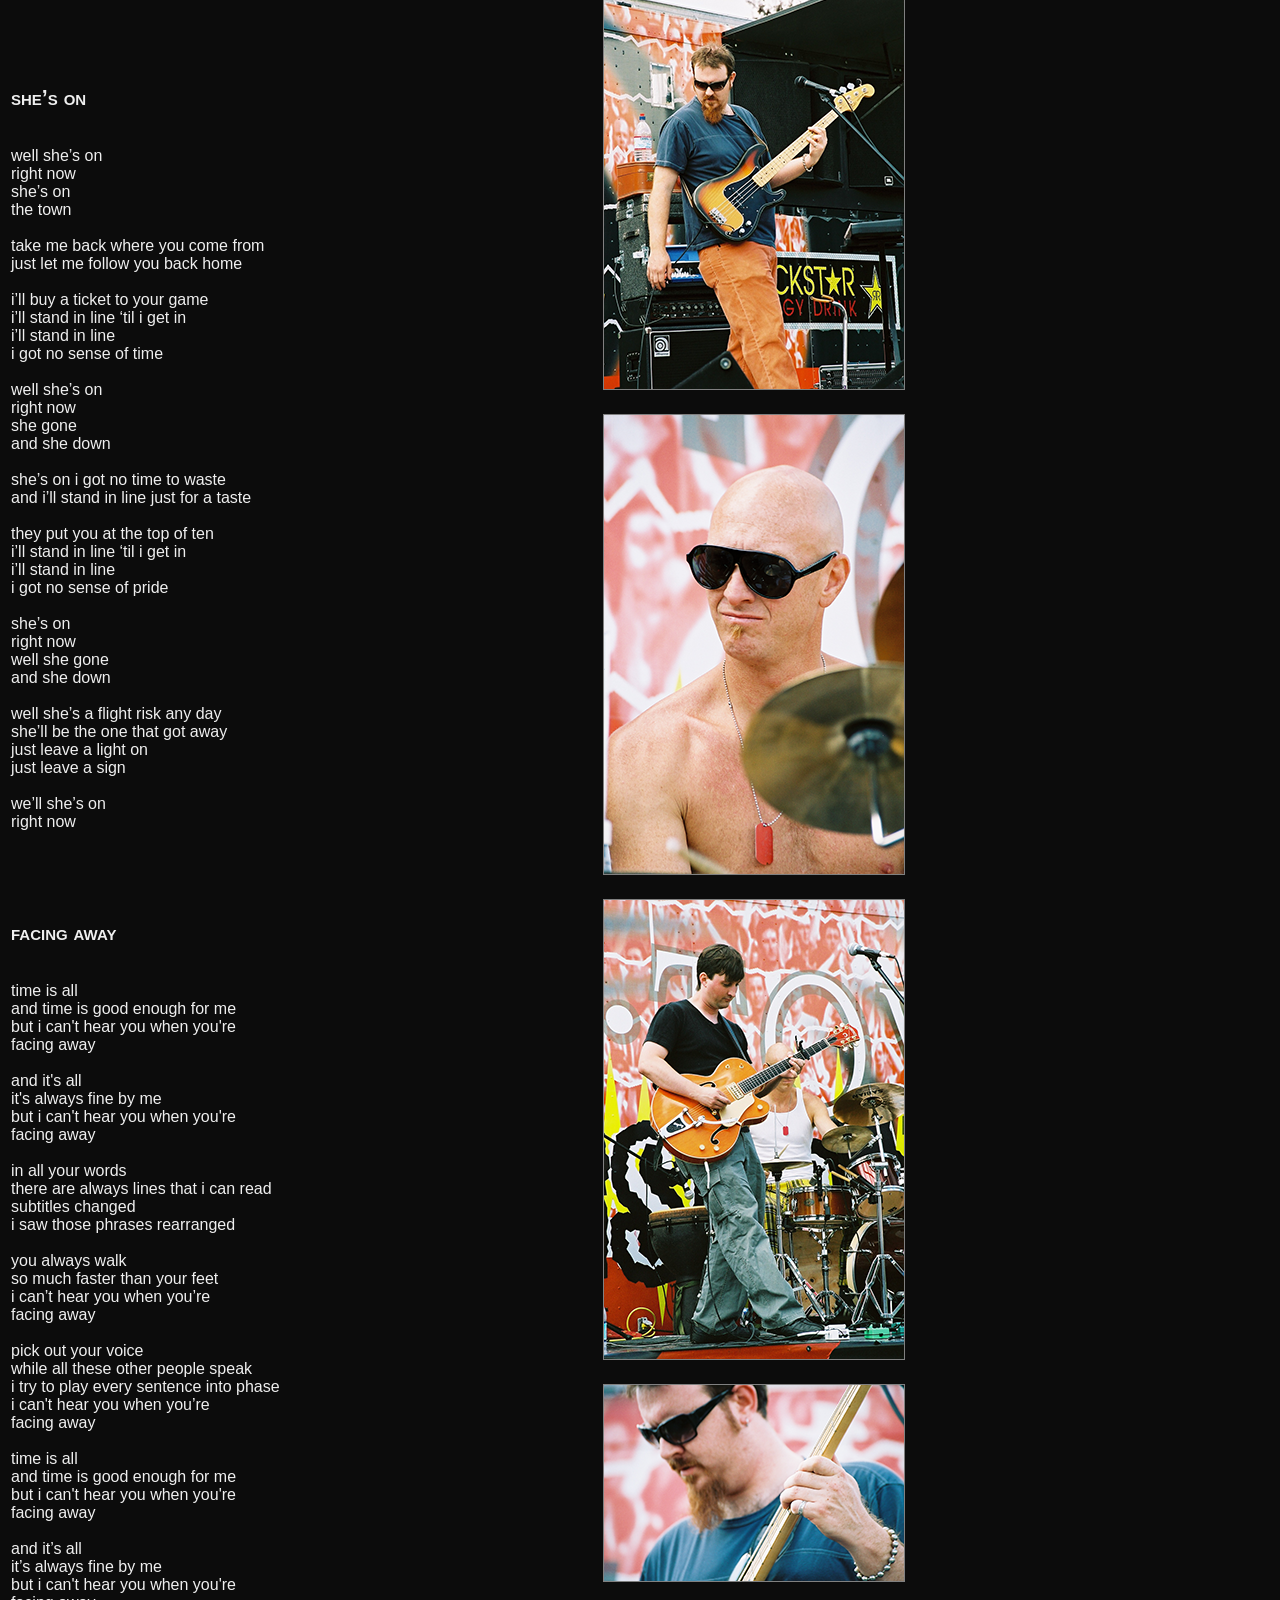
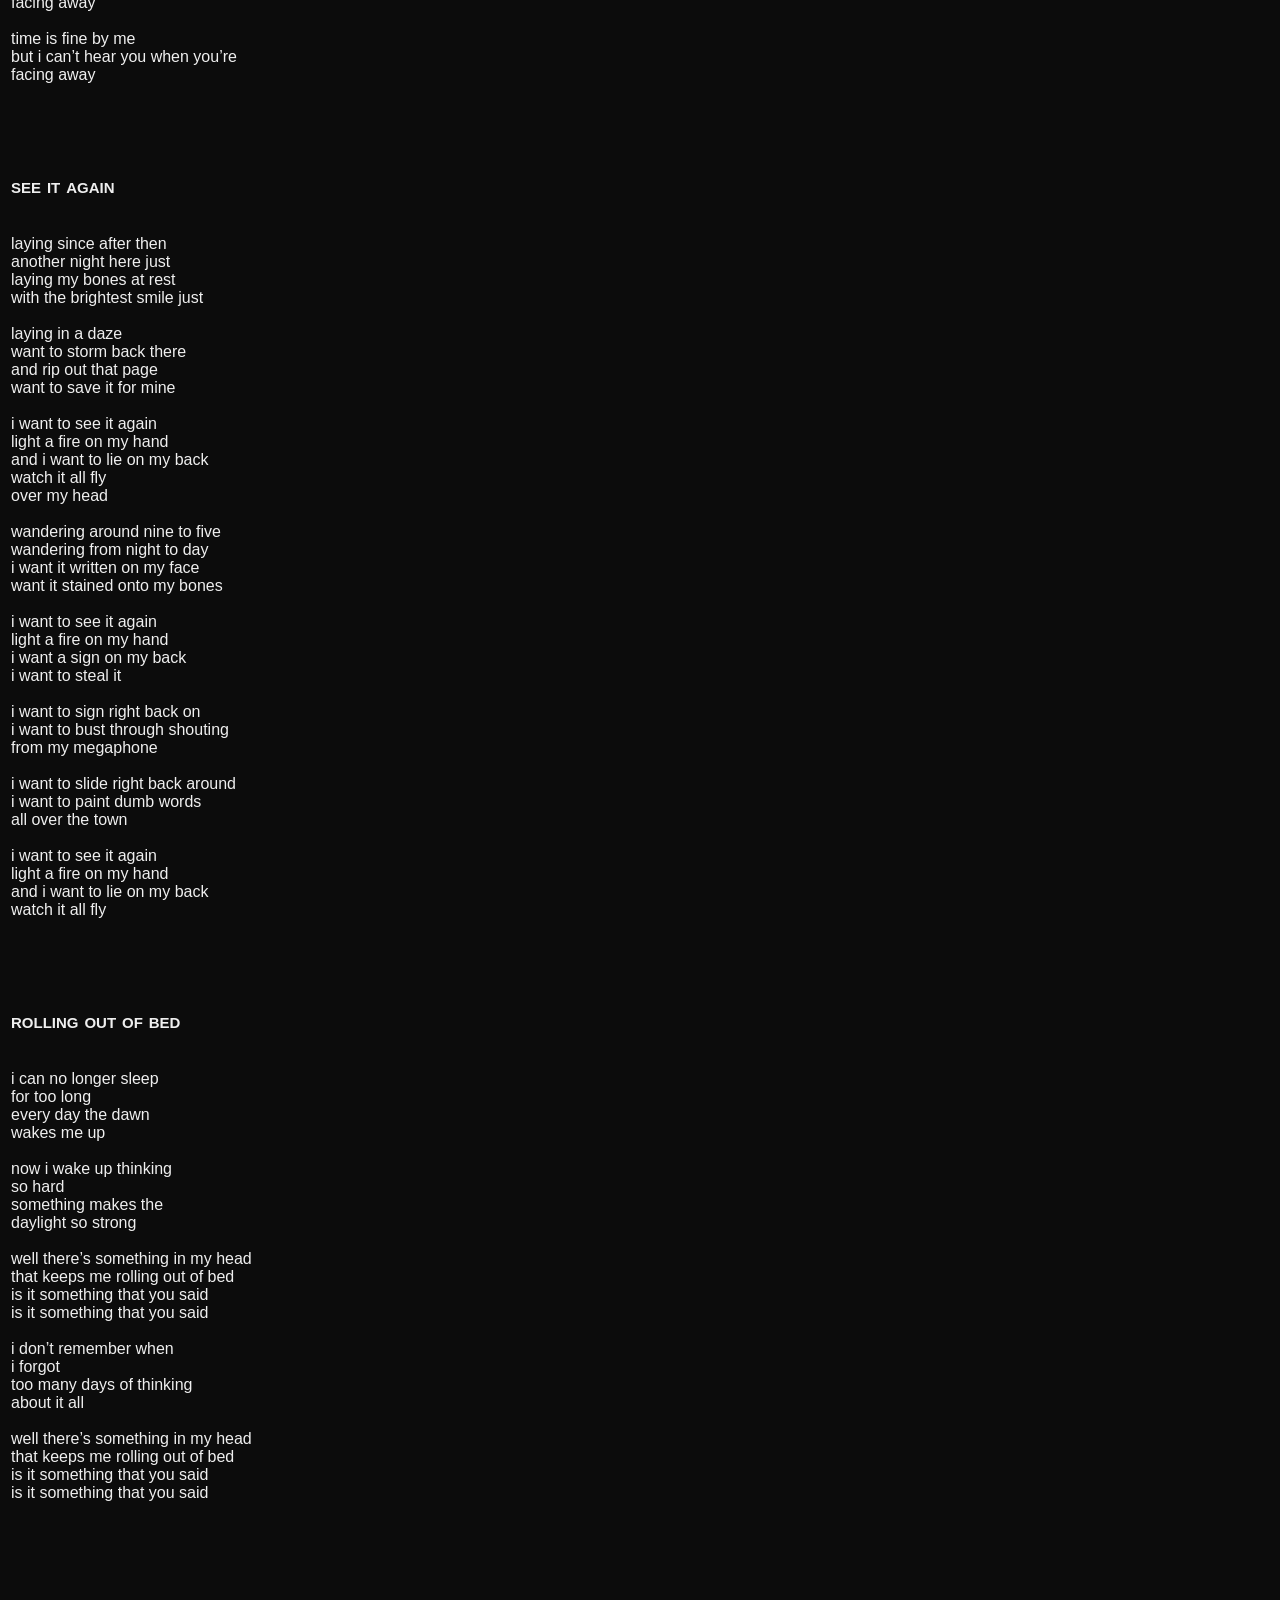
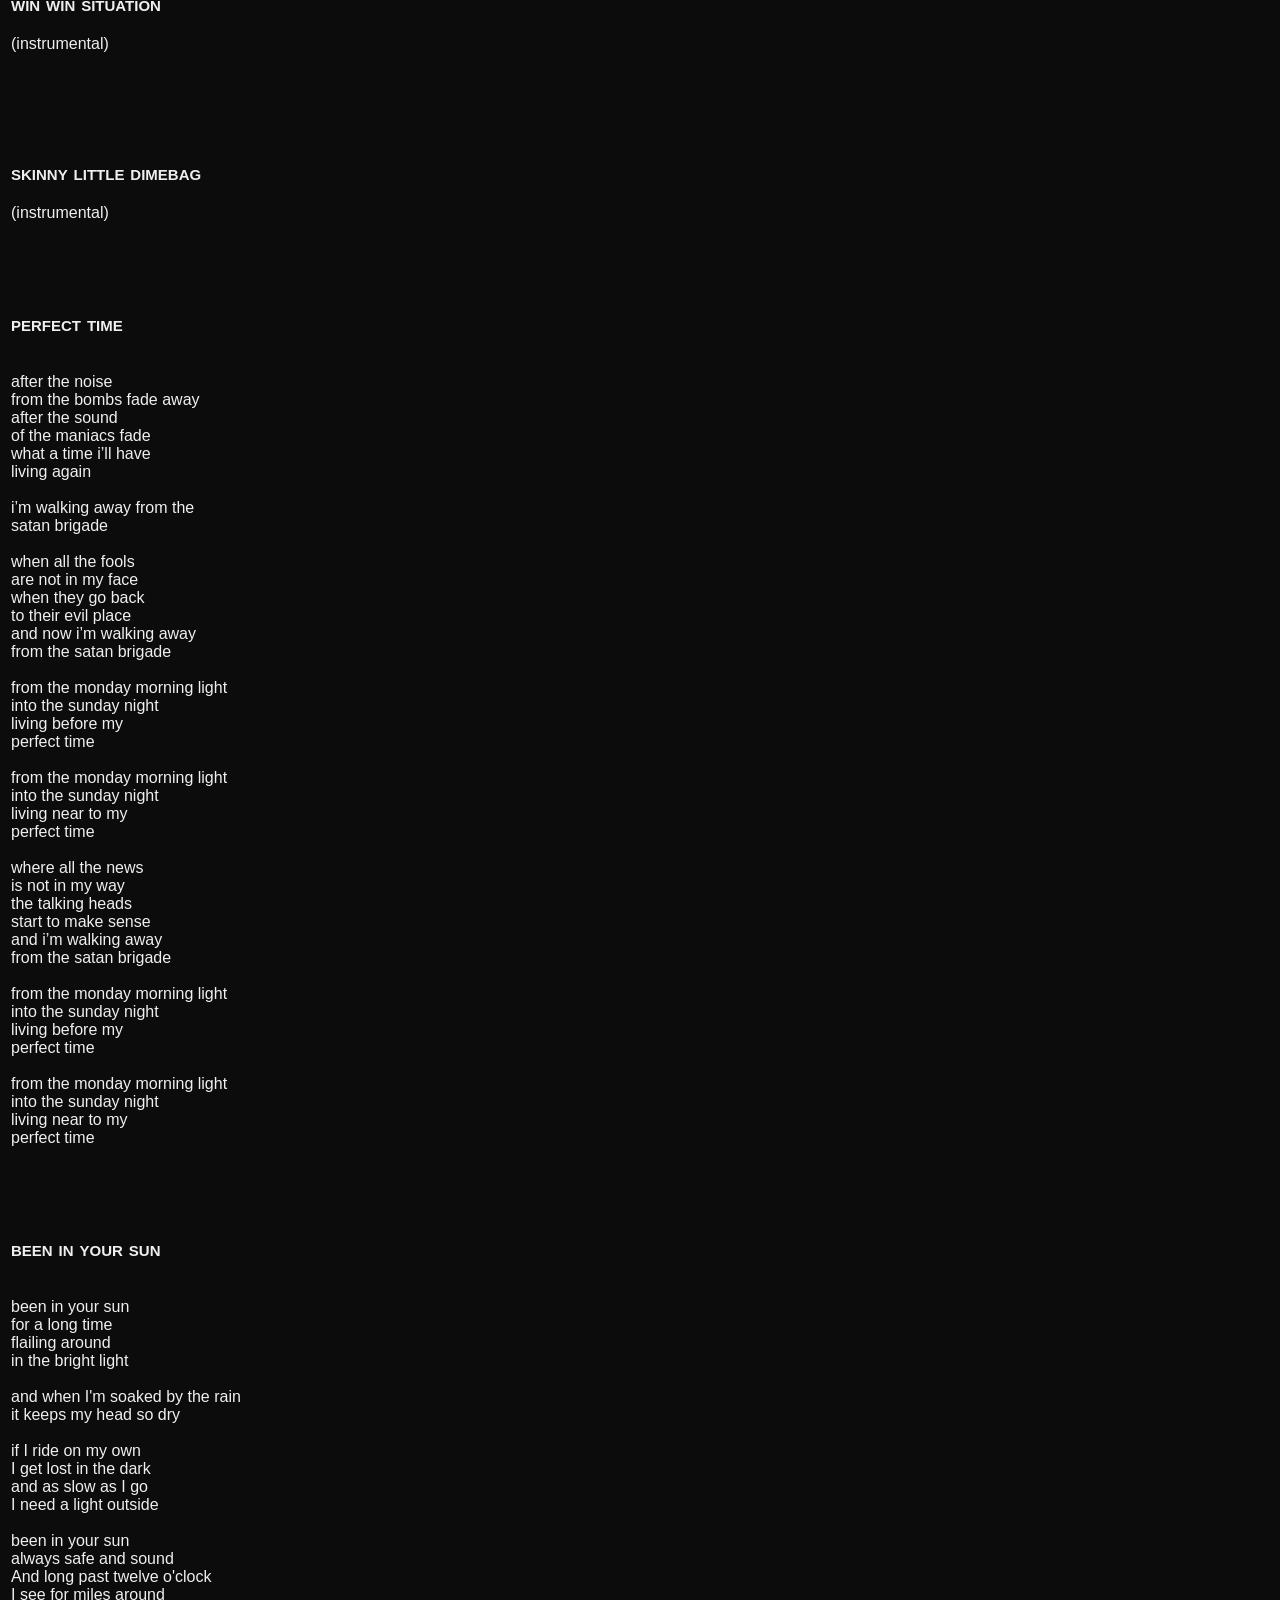
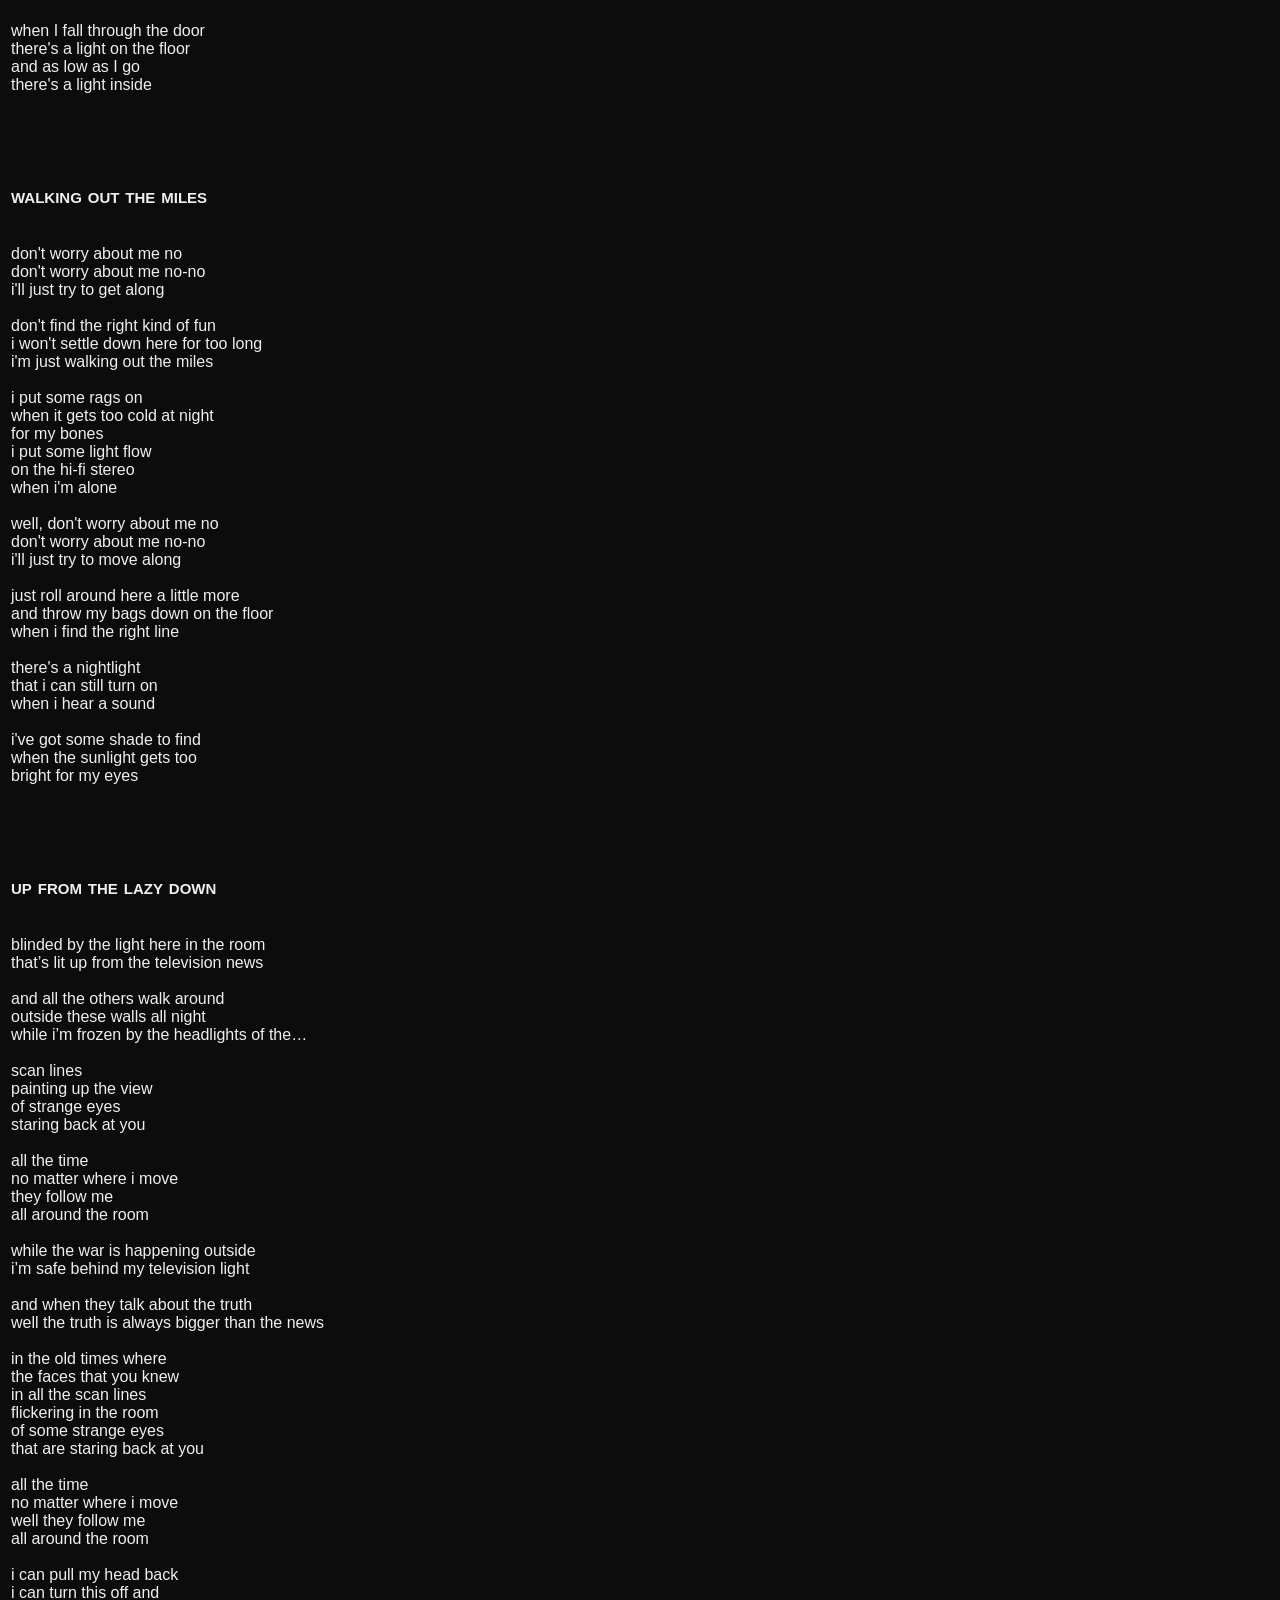
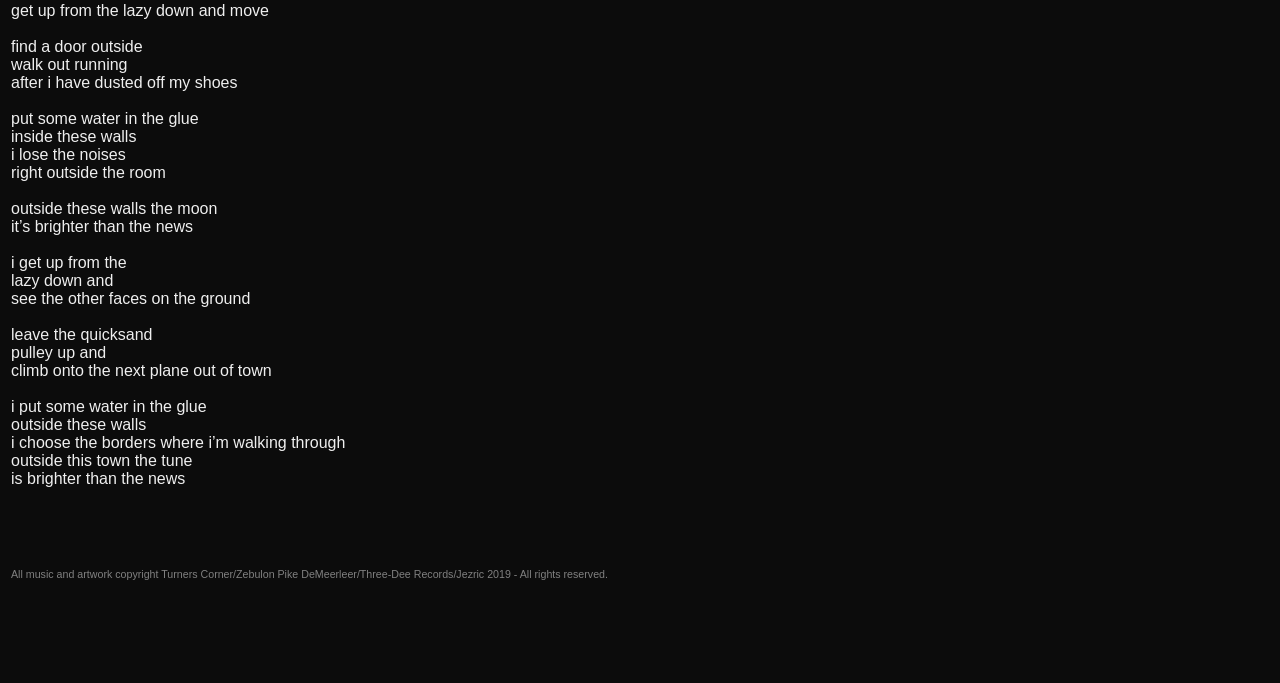
<file: turnerscorner/index.html>
<!DOCTYPE html>
<html>
<head>
	<meta charset="utf-8" />
	<meta name="viewport" content="width=device-width, initial-scale=1.0">
	<title>Turners Corner</title>
	<link href="../content/site.css" rel="stylesheet" />
	<link rel="shortcut icon" type="image/x-icon" href="../images/icon_32.ico" />
	<script src="../scripts/modernizr-2.8.3.js"></script>

</head>
<body style="background:fixed;background-color:#0c0c0c;background-image:url(../images/turnerscorner_background.png);background-position:top center;background-repeat:no-repeat;">

    <div id="logodiv" class="MainTable" style="padding-top:50px;">

        <table style="width:900px">
            <tr>
                <td style="border-top:solid 1px Gray;border-bottom:solid 1px Gray;padding-bottom:30px;">
                    <table style="width:100%;">
                        <tr>
                            <td>
                                <div class="MenuItem_Music_TurnersCorner"></div>
                            </td>
                            <td valign="top" style="text-align:right;">
                                <a href="../index.html" style="color:gray;text-decoration:none;">...back to Jezric</a>
                            </td>
                        </tr>
                    </table>

                </td>
            </tr>
            <tr>
				<td valign="top" style="padding-top:0px;">

					<br /><br />

					<table cellpadding="0" cellspacing="0" style="width:100%;">
						<tr>
							<td valign="top" style="padding-right:30px;">
								Turners Corner was a three-piece band based in Seattle Washington, USA. Described as rock and power pop,
								Turners Corner creates music deriving from such influences as The Cure, Gary Numan and Pavement, as well
								as Pink Floyd, Rush, Steely Dan, and The Police. The members of Turners Corner grew up in Woodinville WA.
								Singer/Guitar player Todd Maloy and Bass/Synth player Zebulon DeMeerleer played in the band Stella Grace
								in the early to mid 90's. Several years later they regrouped with a new drummer Brian DeMeerleer.

								<br /><br />

								Having produced one self titled album, Turners Corner played shows around Seattle throughout 2004 - 2006.

							</td>
							<td>
								<a href="../images/turnerscorner_cover_large.png" target="_blank"><img src="../images/turnerscorner_cover_small.png" border="0" style="border:Grey 1px solid; margin-bottom:20px;" /></a>
							</td>
						</tr>
						<tr>
							<td style="padding-right:30px;">
								<span style="font-size:8pt;">
									Music written by Turners Corner, Lyrics by Todd Maloy
									<br />
									Produced By Zebulon Pike DeMeerleer and Turners Corner
								</span>

								<br /><br />

								(Also available on all major music streaming services...)

								<br /><br /><br />

								<h3>Watch a live in studio recording of Been In Your Sun</h3>

								<br /><br />

								<iframe width="560" height="315" style="border:Grey 1px solid;" src="https://www.youtube.com/embed/FXzFAjWcXAQ" frameborder="0" allow="accelerometer; autoplay; encrypted-media; gyroscope; picture-in-picture" allowfullscreen></iframe>

								<br /><br /><br />


								<h1>Lyrics</h1>

								<br />

								<div style="white-space:pre-line;">
									<h2>balloon ride</h2>

									such a long flight
									on a balloon ride
									when you're looking at them all

									walk in small lines
									in the streets like
									they couldn't find the doors

									such a long ride
									on this balloon flight
									when you're looking at the storms

									i get caught up
									in the power lines
									when i move onto your lawn

									and all of their lights
									losing their shine
									losing their minds
									all over the ground
									panic and pride
									it’s a panic macho fight

									you will watch me blow away
									from the landmines in your hands

									and i’m satisfied
									in the sky
									outside
									the landmines
									satisfied
									in the sky
									outside
									the landmines

									you will watch me blow away
									from the landmines in the sand

									and i’m satisfied
									in the sky
									outside
									the landmines
									satisfied
									in the sky
									outside
									the landmines





									<h2>strange reaction</h2>

									you know i could not
									listen too long
									to all the random
									thoughts you’re taught

									and outside i could not
									stand for too long
									in your finest
									sunday clothes

									what if i
									created my
									own strange reaction
									decided i
									didn’t like
									the style of your smile

									and outside i could not
									wait for the storm
									that same storm you’re
									waiting for

									and that book i could not
									find anymore
									in your hotel
									corner drawer

									well, what if i
									created my
									own strange reaction
									decided i
									just didn’t like
									the color of your eyes

									well i don’t see the god
									that you’re speaking of
									is intolerant love
									really love at all

									well i don’t see the god
									you’ve been preaching of
									maybe you’re making up
									some strange reaction

									i don’t see any good
									in the bombs that you drop
									the intolerant side
									of some maniac mind

									you know i could not
									sit here for too long
									through all your random
									strange reactions

									and i’ll walk away
									i’ll be right back again
									i’ll walk away





									<h2>she’s on</h2>

									well she’s on
									right now
									she’s on
									the town

									take me back where you come from
									just let me follow you back home

									i’ll buy a ticket to your game
									i’ll stand in line ‘til i get in
									i’ll stand in line
									i got no sense of time

									well she’s on
									right now
									she gone
									and she down

									she’s on i got no time to waste
									and i’ll stand in line just for a taste

									they put you at the top of ten
									i’ll stand in line ‘til i get in
									i’ll stand in line
									i got no sense of pride

									she’s on
									right now
									well she gone
									and she down

									well she’s a flight risk any day
									she’ll be the one that got away
									just leave a light on
									just leave a sign

									we’ll she’s on
									right now





									<h2>facing away</h2>

									time is all
									and time is good enough for me
									but i can't hear you when you're
									facing away

									and it's all
									it's always fine by me
									but i can't hear you when you're
									facing away

									in all your words
									there are always lines that i can read
									subtitles changed
									i saw those phrases rearranged

									you always walk
									so much faster than your feet
									i can’t hear you when you’re
									facing away

									pick out your voice
									while all these other people speak
									i try to play every sentence into phase
									i can't hear you when you’re
									facing away

									time is all
									and time is good enough for me
									but i can't hear you when you're
									facing away

									and it’s all
									it’s always fine by me
									but i can't hear you when you're
									facing away

									time is fine by me
									but i can’t hear you when you’re
									facing away





									<h2>see it again</h2>

									laying since after then
									another night here just
									laying my bones at rest
									with the brightest smile just

									laying in a daze
									want to storm back there
									and rip out that page
									want to save it for mine

									i want to see it again
									light a fire on my hand
									and i want to lie on my back
									watch it all fly
									over my head

									wandering around nine to five
									wandering from night to day
									i want it written on my face
									want it stained onto my bones

									i want to see it again
									light a fire on my hand
									i want a sign on my back
									i want to steal it

									i want to sign right back on
									i want to bust through shouting
									from my megaphone

									i want to slide right back around
									i want to paint dumb words
									all over the town

									i want to see it again
									light a fire on my hand
									and i want to lie on my back
									watch it all fly





									<h2>rolling out of bed</h2>

									i can no longer sleep
									for too long
									every day the dawn
									wakes me up

									now i wake up thinking
									so hard
									something makes the
									daylight so strong

									well there’s something in my head
									that keeps me rolling out of bed
									is it something that you said
									is it something that you said

									i don’t remember when
									i forgot
									too many days of thinking
									about it all

									well there’s something in my head
									that keeps me rolling out of bed
									is it something that you said
									is it something that you said





									<h2>win win situation</h2>
									(instrumental)






									<h2>skinny little dimebag</h2>
									(instrumental)





									<h2>perfect time</h2>

									after the noise
									from the bombs fade away
									after the sound
									of the maniacs fade
									what a time i’ll have
									living again

									i’m walking away from the
									satan brigade

									when all the fools
									are not in my face
									when they go back
									to their evil place
									and now i’m walking away
									from the satan brigade

									from the monday morning light
									into the sunday night
									living before my
									perfect time

									from the monday morning light
									into the sunday night
									living near to my
									perfect time

									where all the news
									is not in my way
									the talking heads
									start to make sense
									and i’m walking away
									from the satan brigade

									from the monday morning light
									into the sunday night
									living before my
									perfect time

									from the monday morning light
									into the sunday night
									living near to my
									perfect time





									<h2>been in your sun</h2>

									been in your sun
									for a long time
									flailing around
									in the bright light

									and when I'm soaked by the rain
									it keeps my head so dry

									if I ride on my own
									I get lost in the dark
									and as slow as I go
									I need a light outside

									been in your sun
									always safe and sound
									And long past twelve o'clock
									I see for miles around

									when I fall through the door
									there's a light on the floor
									and as low as I go
									there's a light inside





									<h2>walking out the miles</h2>

									don't worry about me no
									don't worry about me no-no
									i'll just try to get along

									don't find the right kind of fun
									i won't settle down here for too long
									i'm just walking out the miles

									i put some rags on
									when it gets too cold at night
									for my bones
									i put some light flow
									on the hi-fi stereo
									when i'm alone

									well, don't worry about me no
									don't worry about me no-no
									i'll just try to move along

									just roll around here a little more
									and throw my bags down on the floor
									when i find the right line

									there's a nightlight
									that i can still turn on
									when i hear a sound

									i've got some shade to find
									when the sunlight gets too
									bright for my eyes





									<h2>up from the lazy down</h2>

									blinded by the light here in the room
									that’s lit up from the television news

									and all the others walk around
									outside these walls all night
									while i’m frozen by the headlights of the…

									scan lines
									painting up the view
									of strange eyes
									staring back at you

									all the time
									no matter where i move
									they follow me
									all around the room

									while the war is happening outside
									i’m safe behind my television light

									and when they talk about the truth
									well the truth is always bigger than the news

									in the old times where
									the faces that you knew
									in all the scan lines
									flickering in the room
									of some strange eyes
									that are staring back at you

									all the time
									no matter where i move
									well they follow me
									all around the room

									i can pull my head back
									i can turn this off and
									get up from the lazy down and move

									find a door outside
									walk out running
									after i have dusted off my shoes

									put some water in the glue
									inside these walls
									i lose the noises
									right outside the room

									outside these walls the moon
									it’s brighter than the news

									i get up from the
									lazy down and
									see the other faces on the ground

									leave the quicksand
									pulley up and
									climb onto the next plane out of town

									i put some water in the glue
									outside these walls
									i choose the borders where i’m walking through
									outside this town the tune
									is brighter than the news
								</div>

							</td>
							<td style="width:300px;" valign="top">

								<a href="../images/turnerscorner_cover2_large.png" target="_blank"><img src="../images/turnerscorner_cover2_small.png" border="0" style="border:Grey 1px solid; margin-bottom:20px;" /></a>

								<br />

								<a href="../images/turnerscorner_cover3_large.png" target="_blank"><img src="../images/turnerscorner_cover3_small.png" border="0" style="border:Grey 1px solid; margin-bottom:20px;" /></a>

								<br />

								<a href="../images/turnerscorner_studio_large.png" target="_blank"><img src="../images/turnerscorner_studio_small.png" border="0" style="border:Grey 1px solid; margin-bottom:20px;" /></a>

								<br />

								<a href="../images/turnerscorner_pic1_large.png" target="_blank"><img src="../images/turnerscorner_pic1_small.png" border="0" style="border:Grey 1px solid; margin-bottom:20px;" /></a>

								<br />

								<a href="../images/turnerscorner_brio1_large.png" target="_blank"><img src="../images/turnerscorner_brio1_small.png" border="0" style="border:Grey 1px solid; margin-bottom:20px;" /></a>

								<br />

								<a href="../images/turnerscorner_todd1_large.png" target="_blank"><img src="../images/turnerscorner_todd1_small.png" border="0" style="border:Grey 1px solid; margin-bottom:20px;" /></a>

								<br />

								<a href="../images/turnerscorner_zeb1_large.png" target="_blank"><img src="../images/turnerscorner_zeb1_small.png" border="0" style="border:Grey 1px solid; margin-bottom:20px;" /></a>

								<br />

								<a href="../images/turnerscorner_brio2_large.png" target="_blank"><img src="../images/turnerscorner_brio2_small.png" border="0" style="border:Grey 1px solid; margin-bottom:20px;" /></a>

								<br />

								<a href="../images/turnerscorner_todd2_large.png" target="_blank"><img src="../images/turnerscorner_todd2_small.png" border="0" style="border:Grey 1px solid; margin-bottom:20px;" /></a>

								<br />

								<a href="../images/turnerscorner_zeb2_large.png" target="_blank"><img src="../images/turnerscorner_zeb2_small.png" border="0" style="border:Grey 1px solid; margin-bottom:20px;" /></a>
							</td>
						</tr>
					</table>

				</td>
            </tr>
            <tr>
                <td>
                    <br /><br /><br /><br />

                    <span style="font-size:8pt;color:gray;">All music and artwork copyright Turners Corner/Zebulon Pike DeMeerleer/Three-Dee Records/Jezric 2019 - All rights reserved.</span>

                    <br /><br /><br /><br /><br /><br />

                </td>
            </tr>
        </table>



    </div>


    <script src="../scripts/jquery-3.3.1.js"></script>

    <script src="../scripts/bootstrap.js"></script>

    <script language="javascript">


    </script>

</body>
</html>
</file>
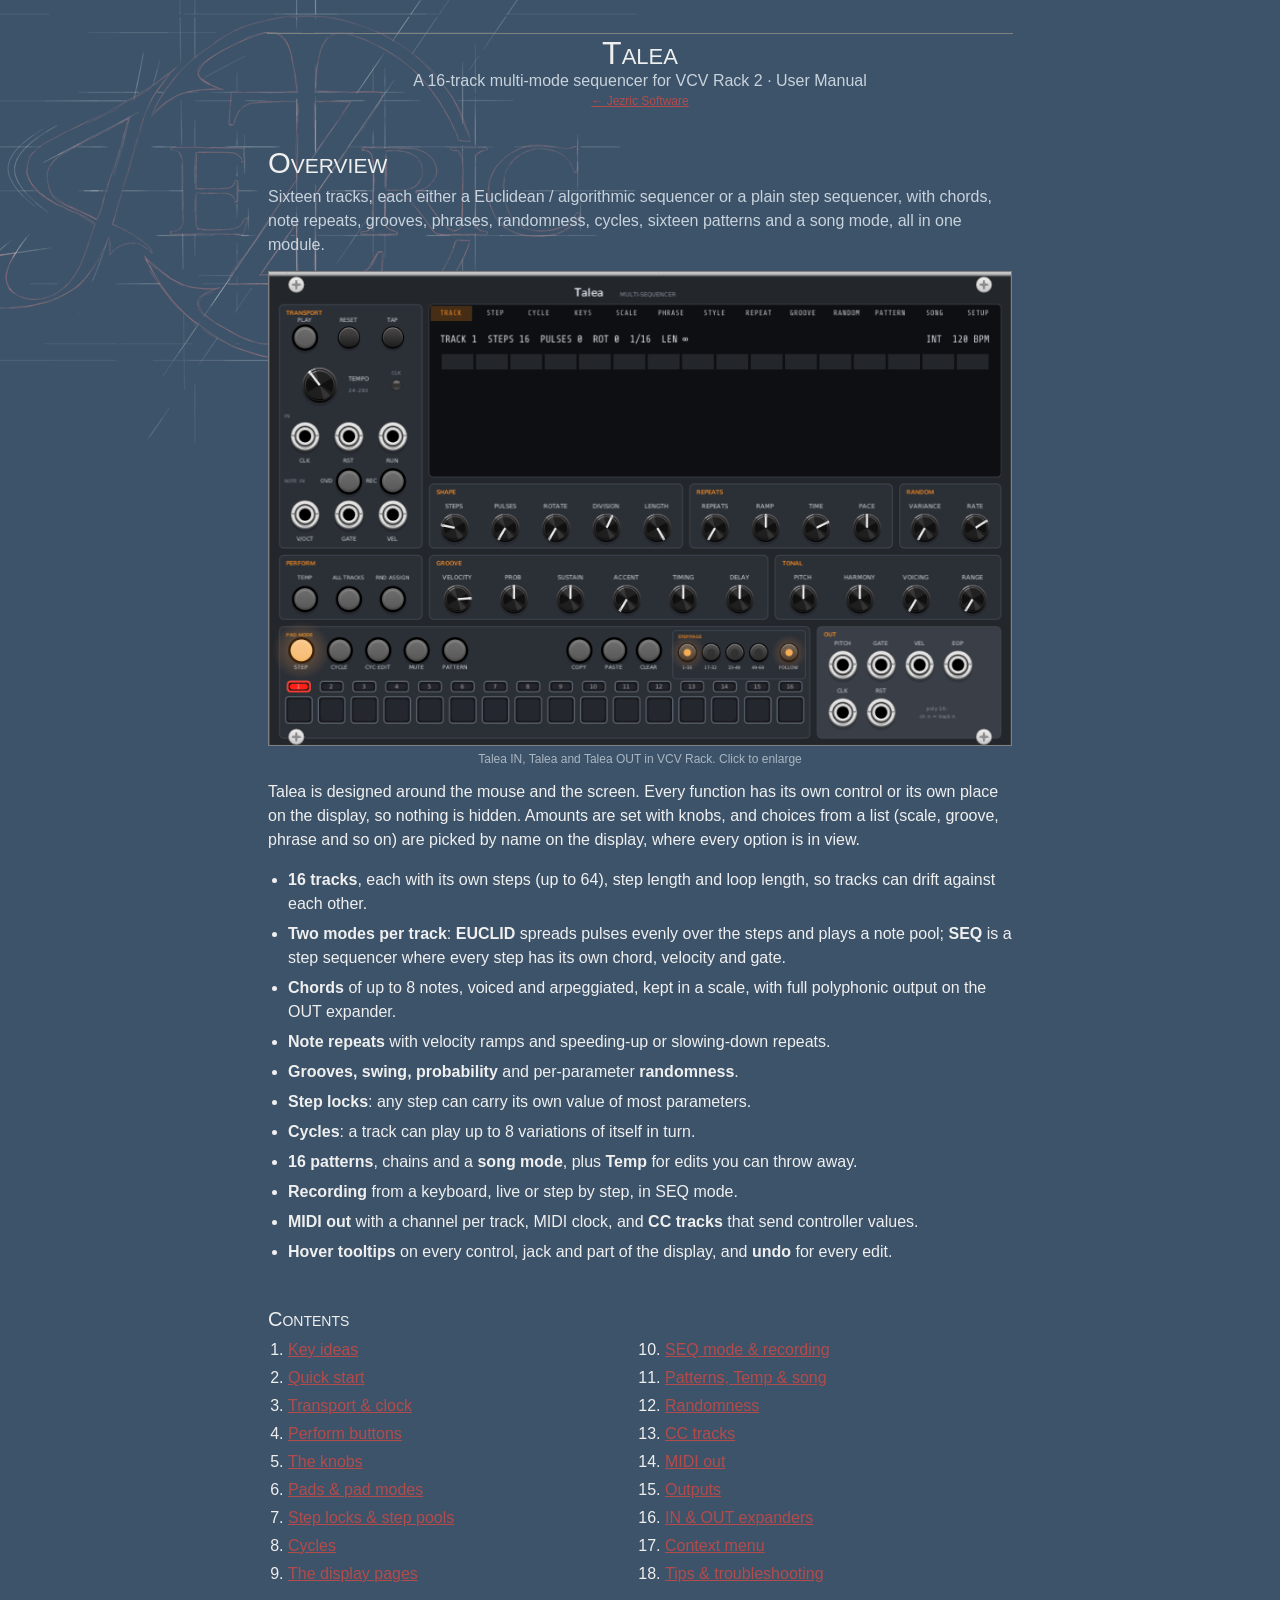
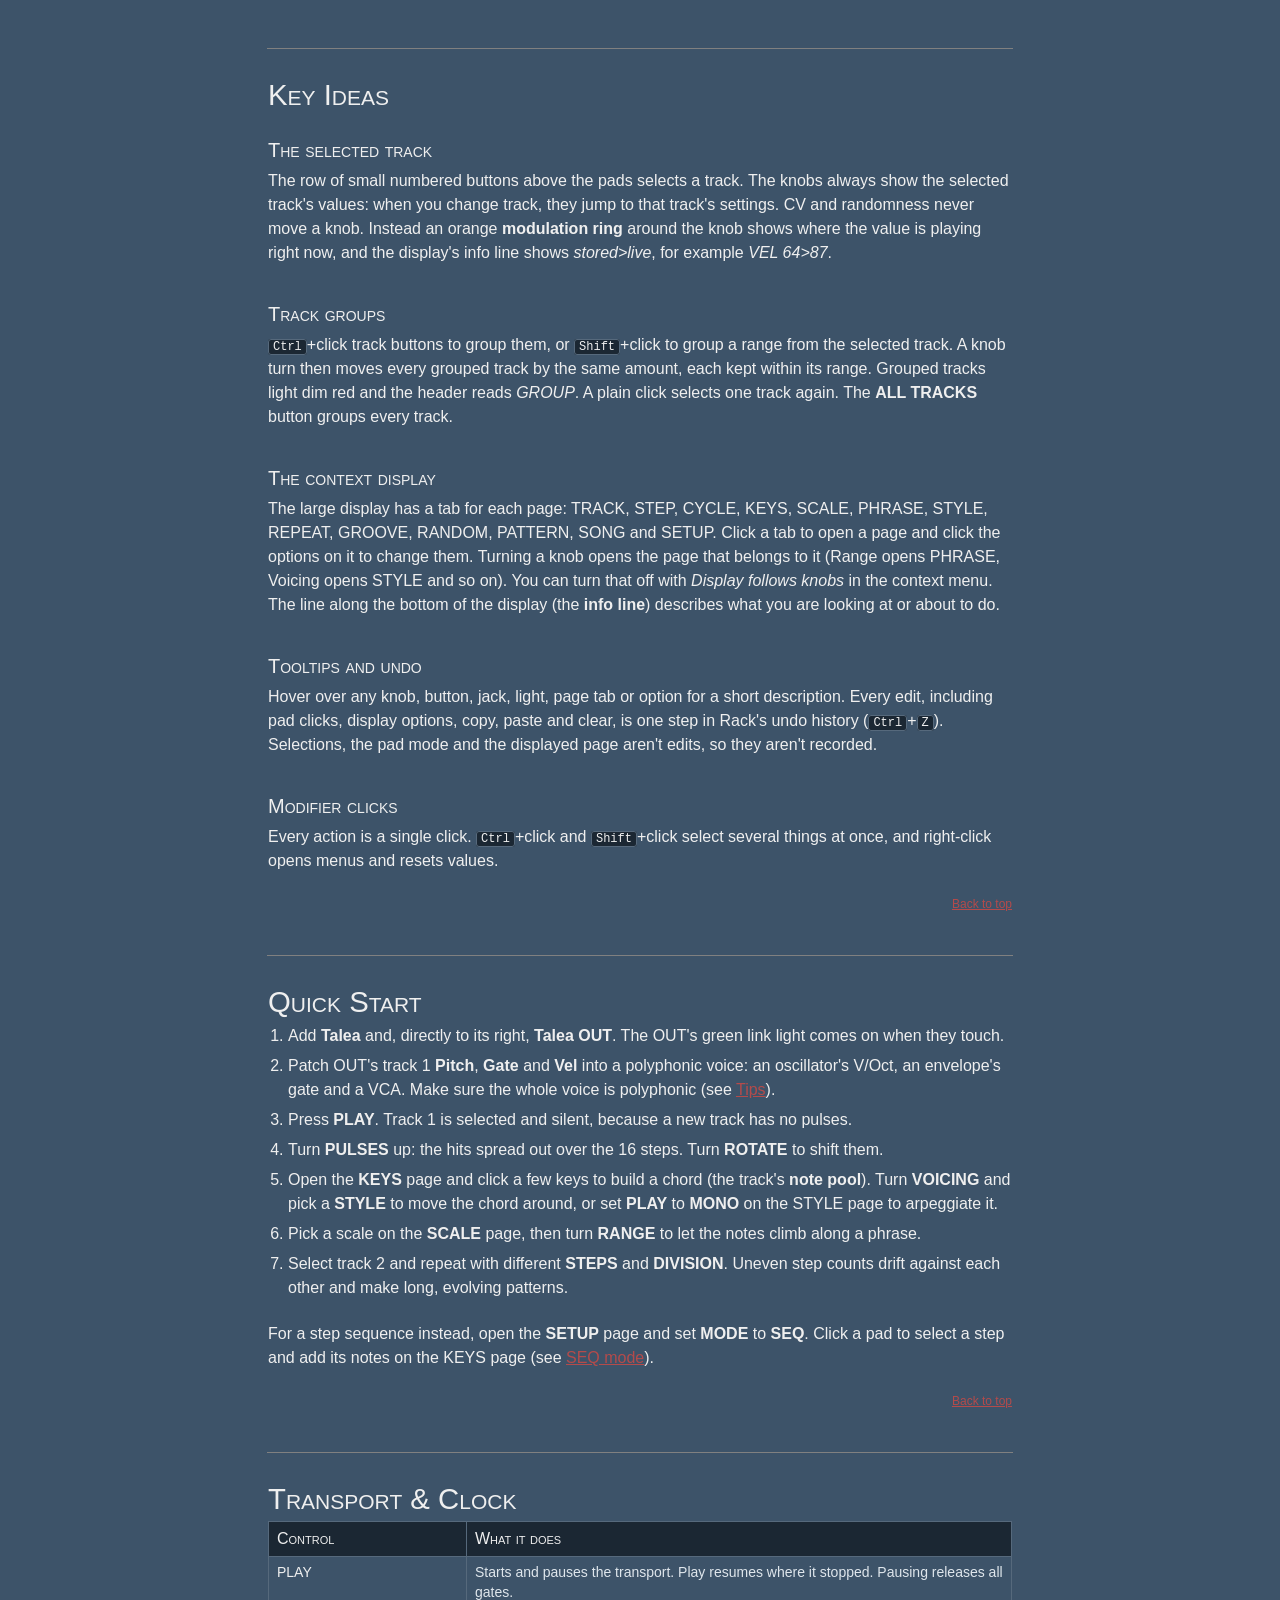
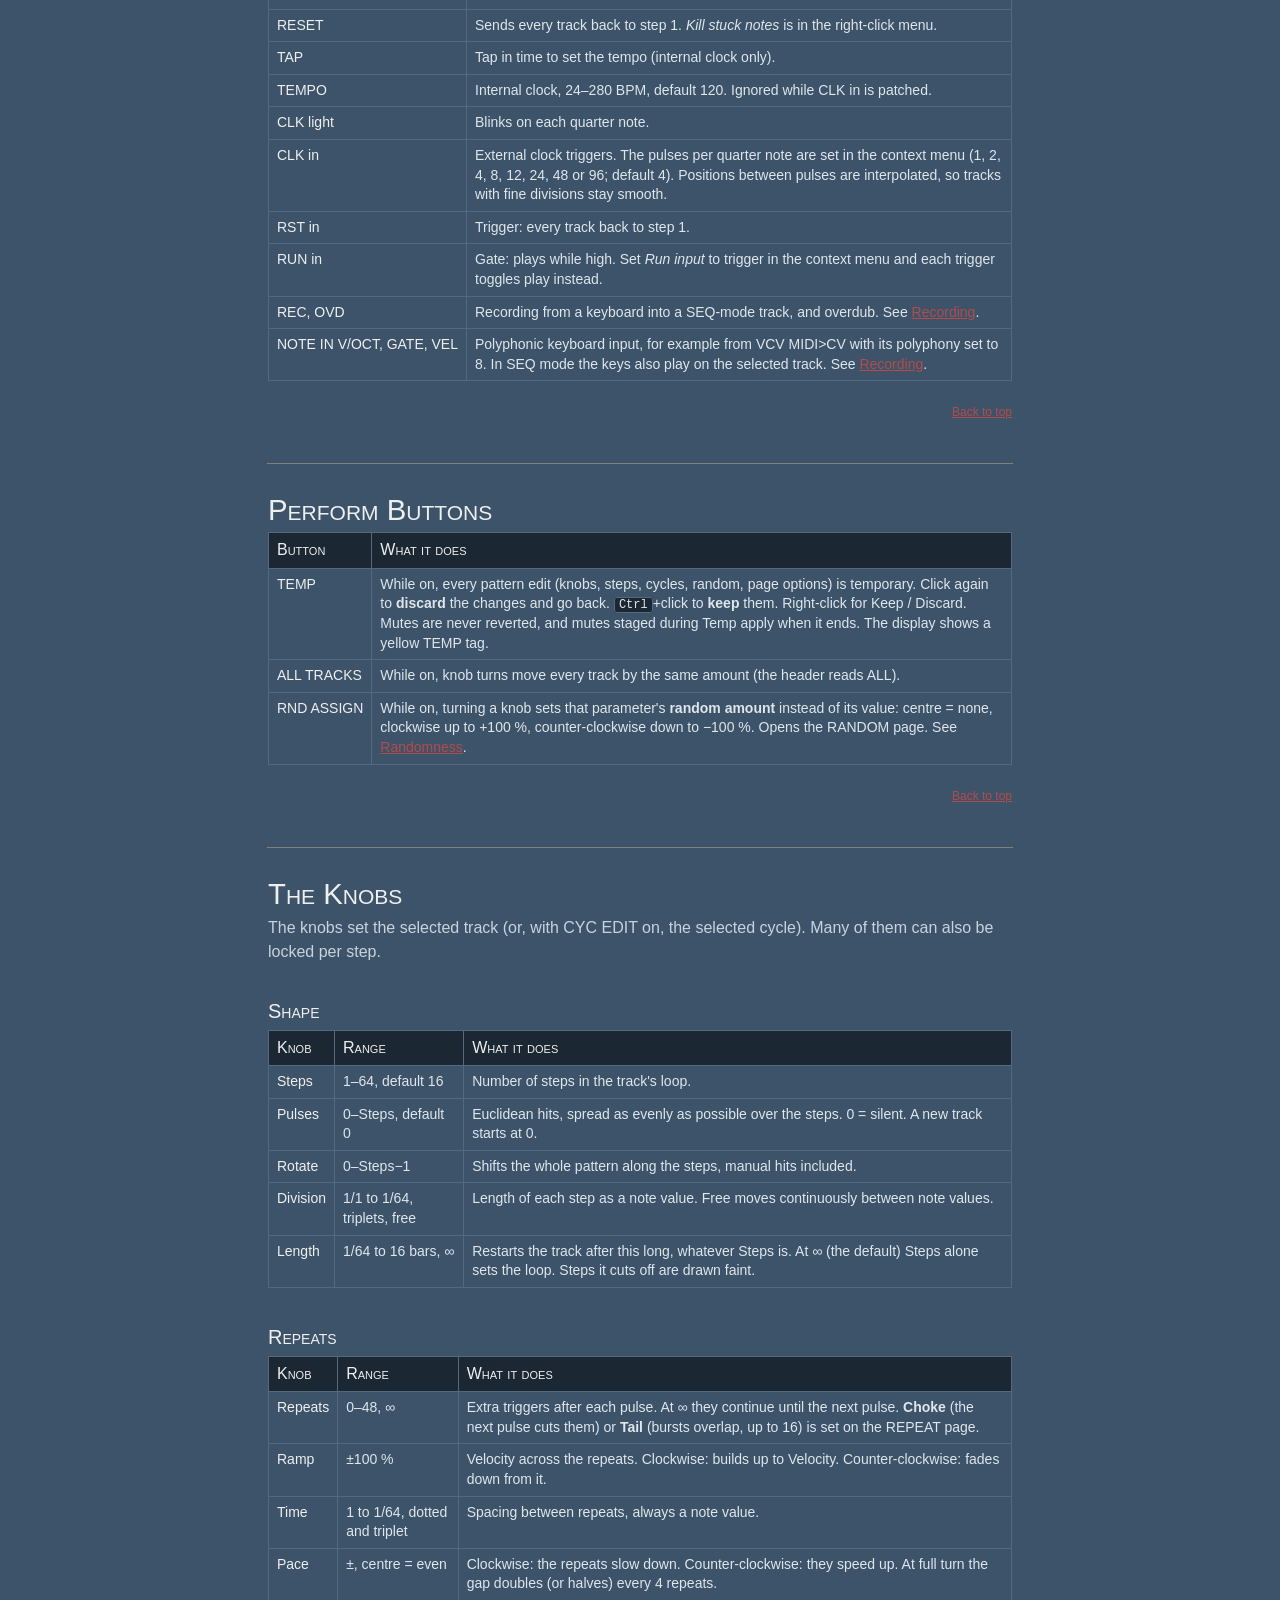
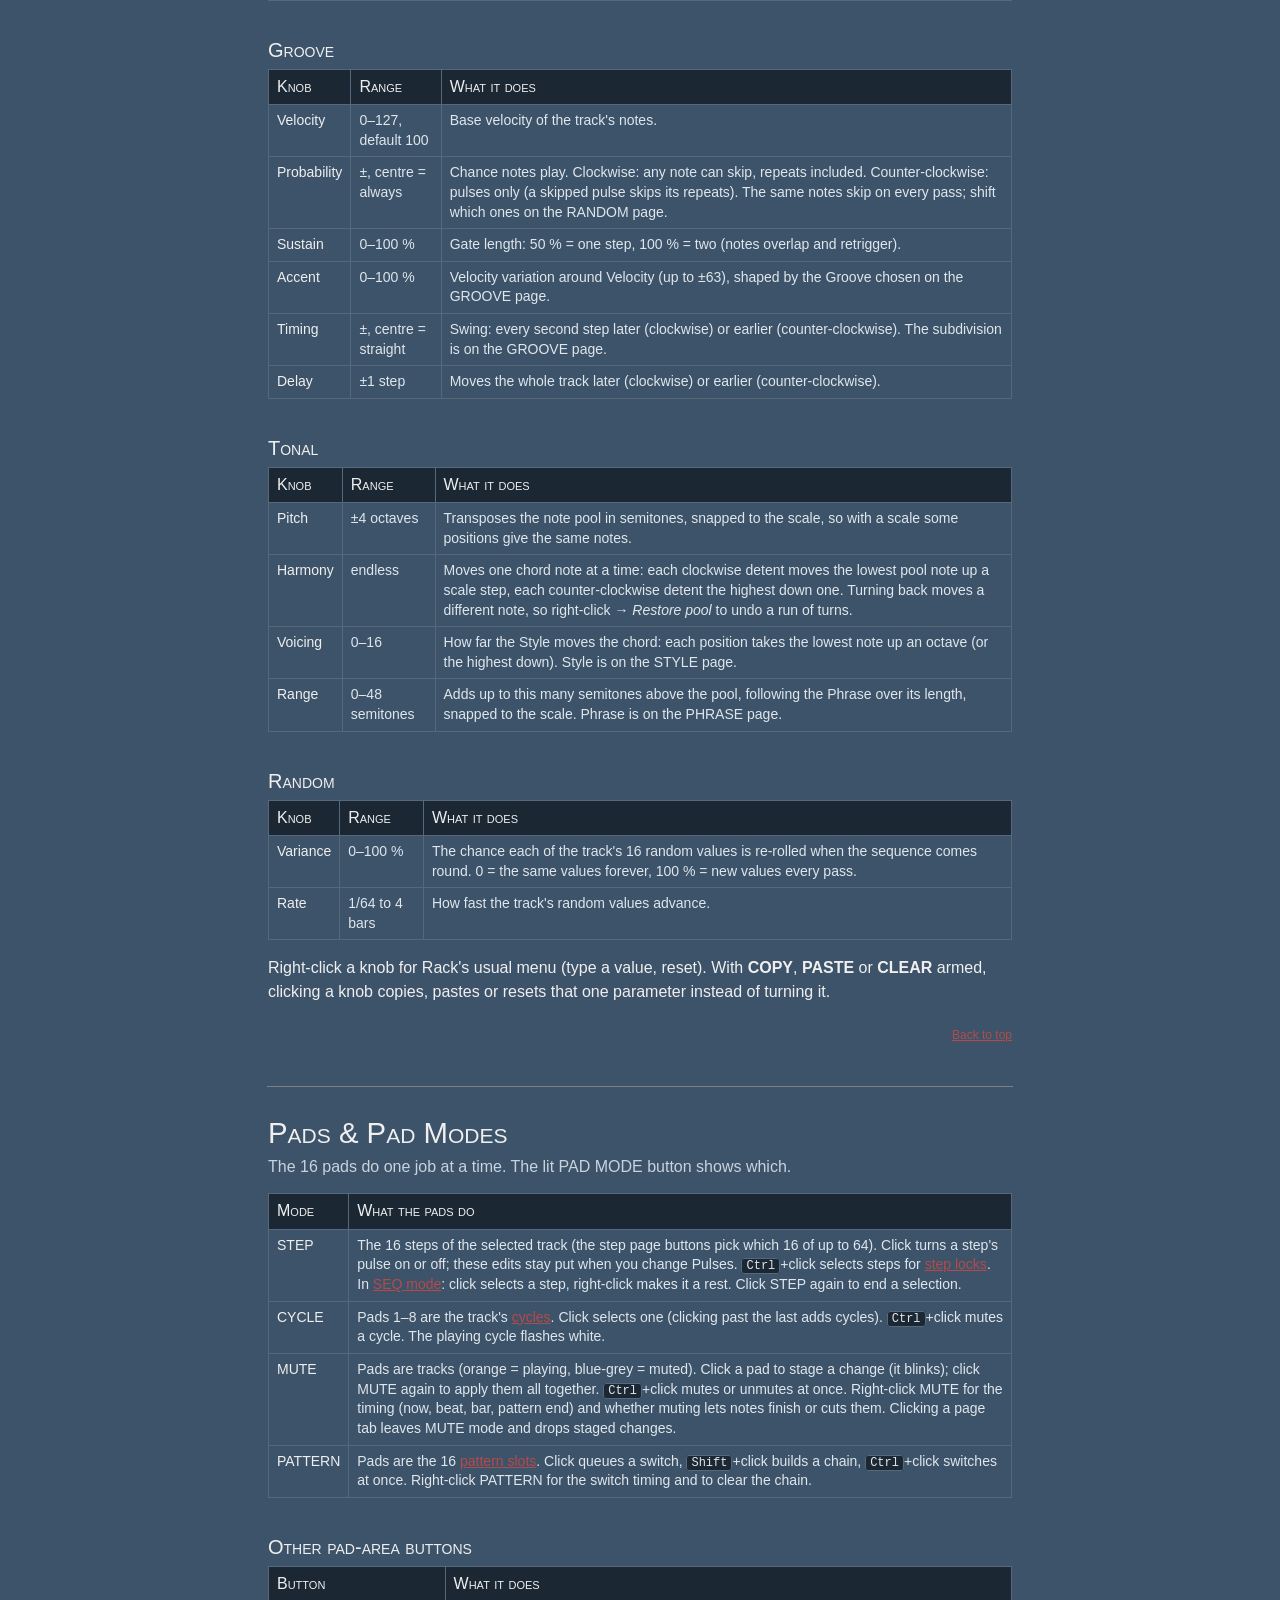
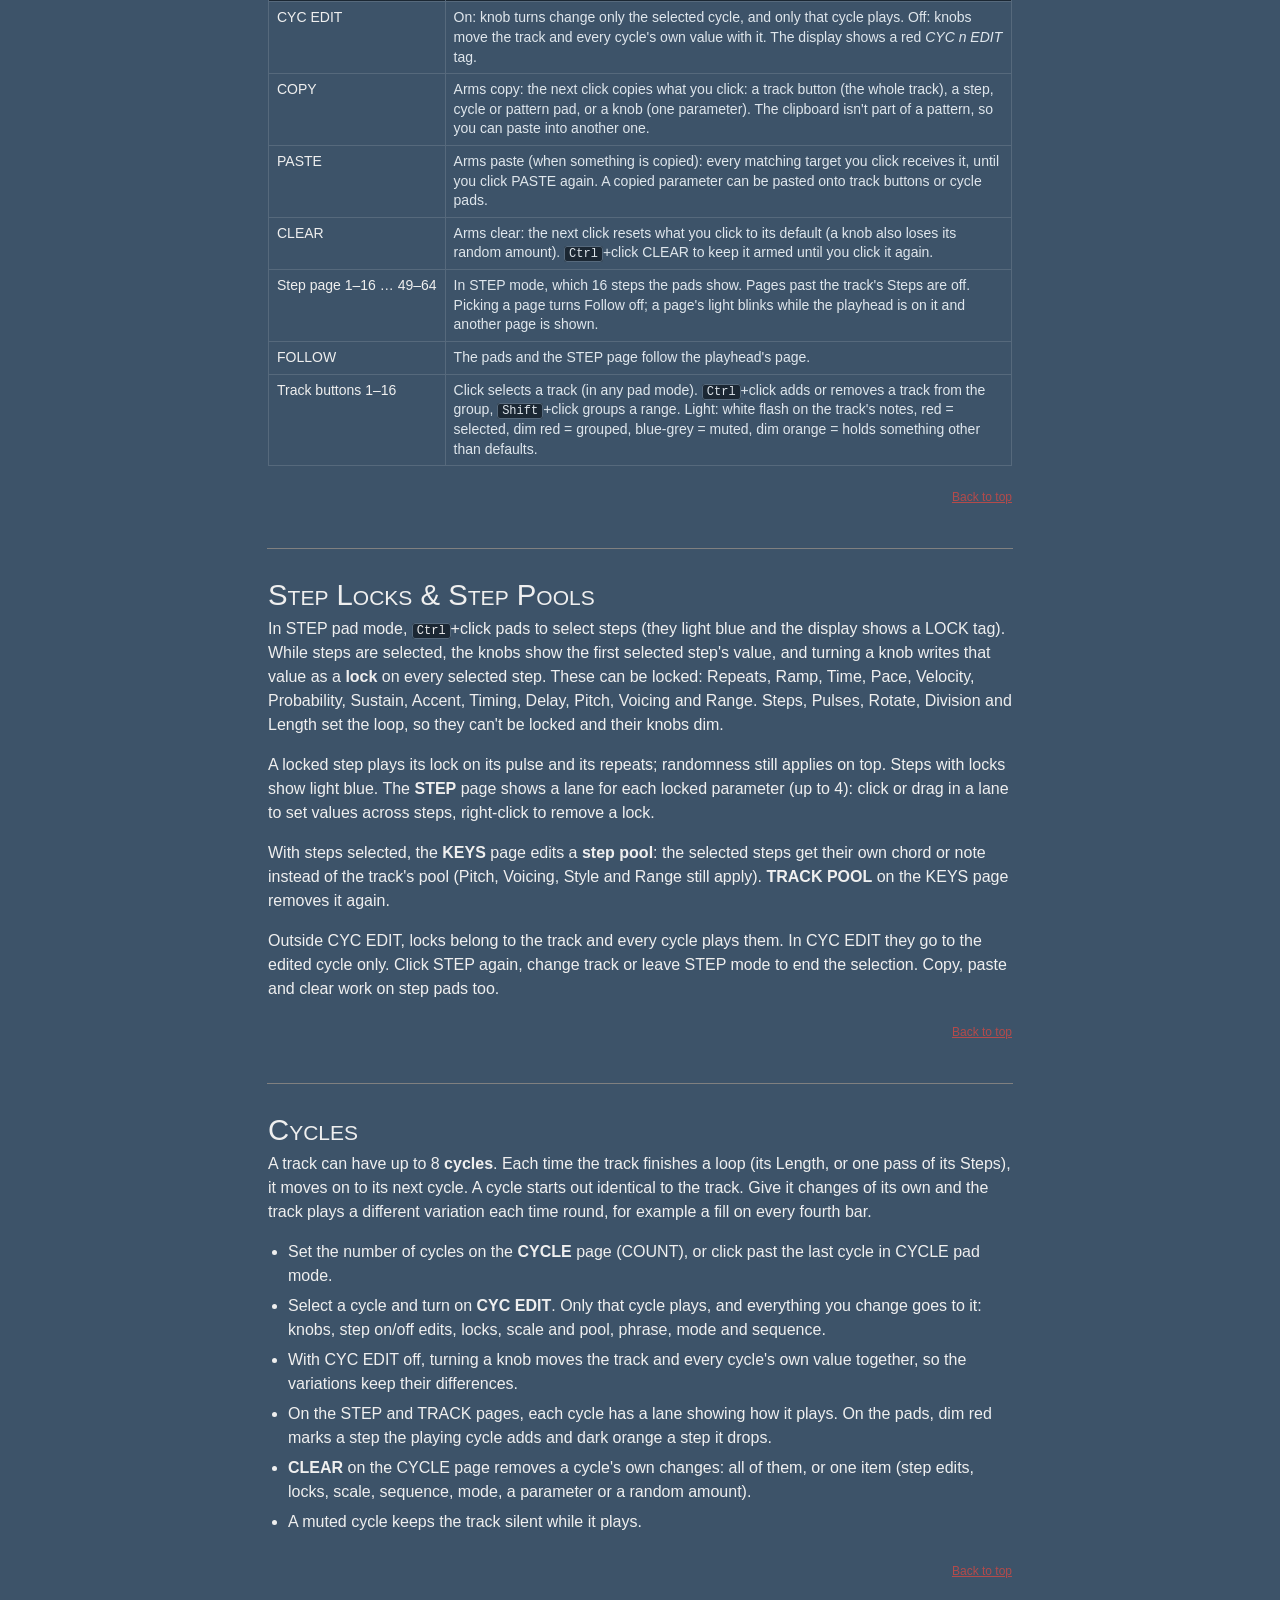
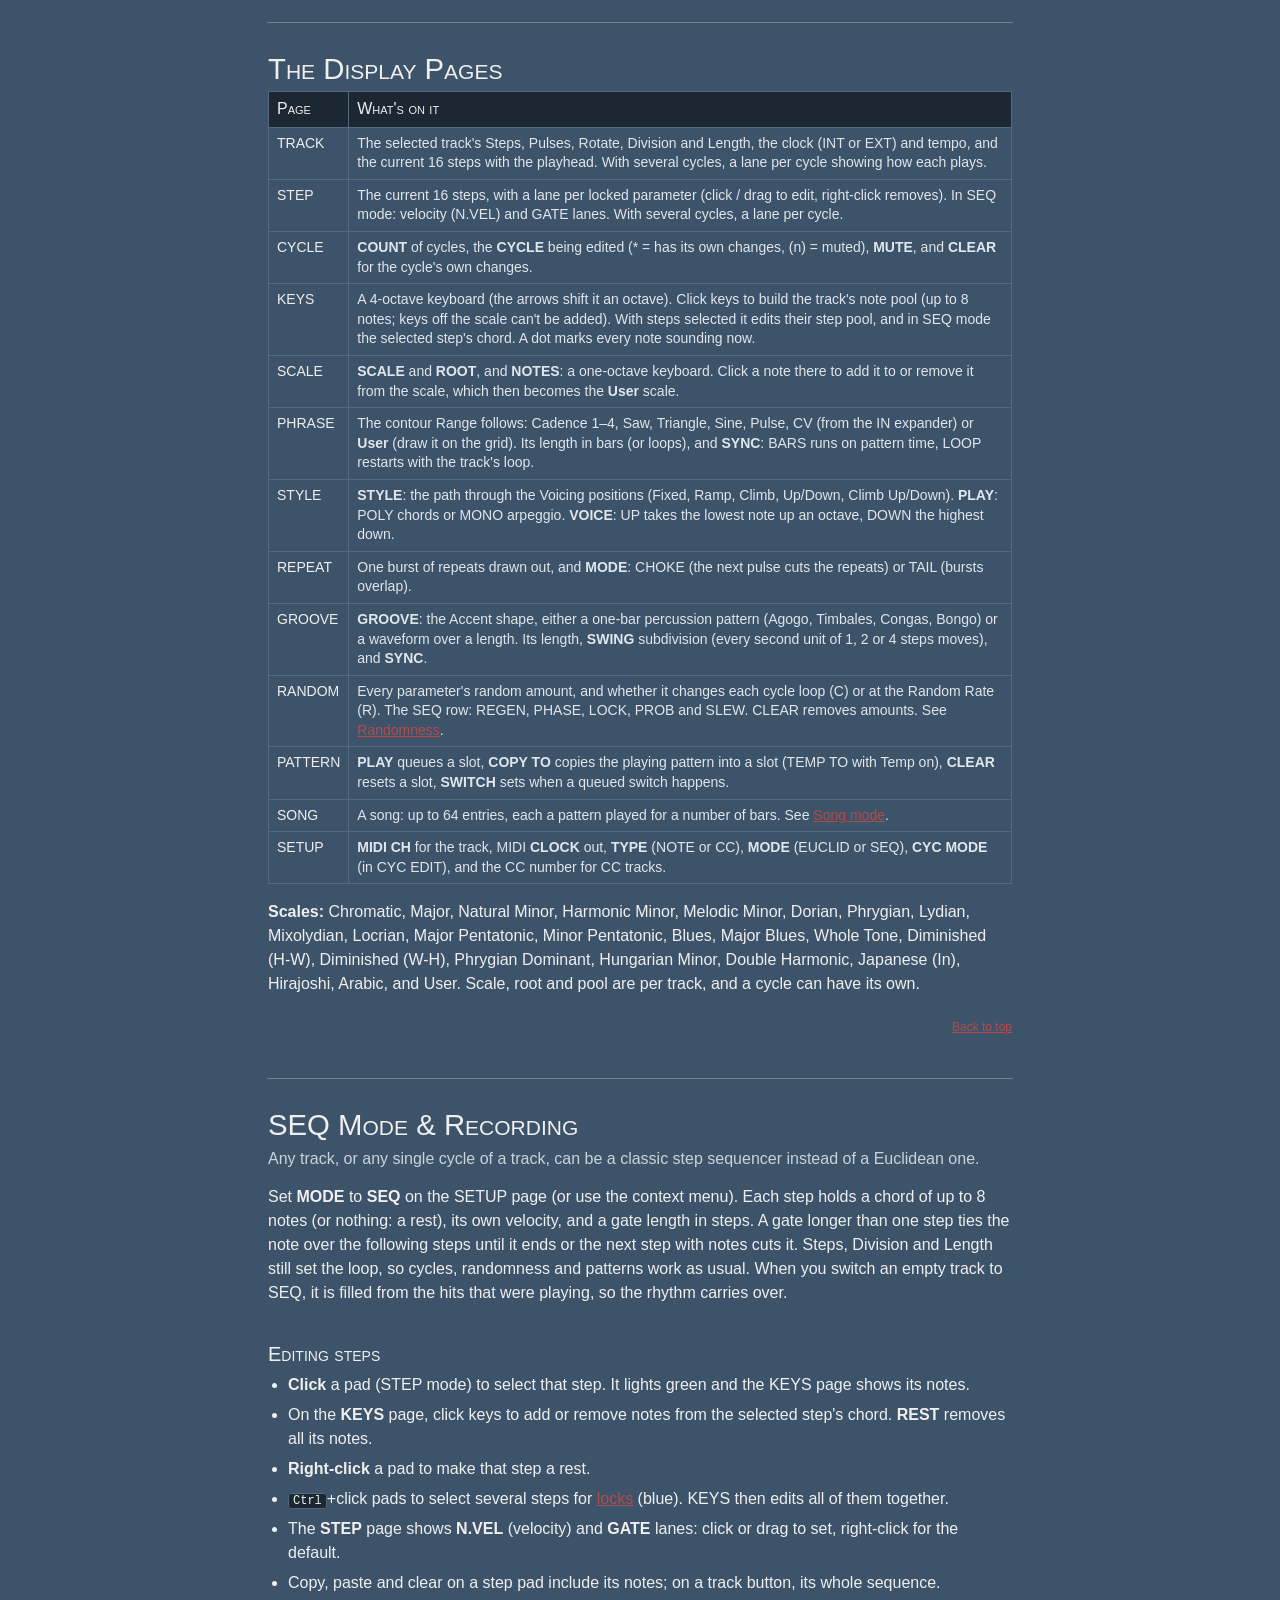
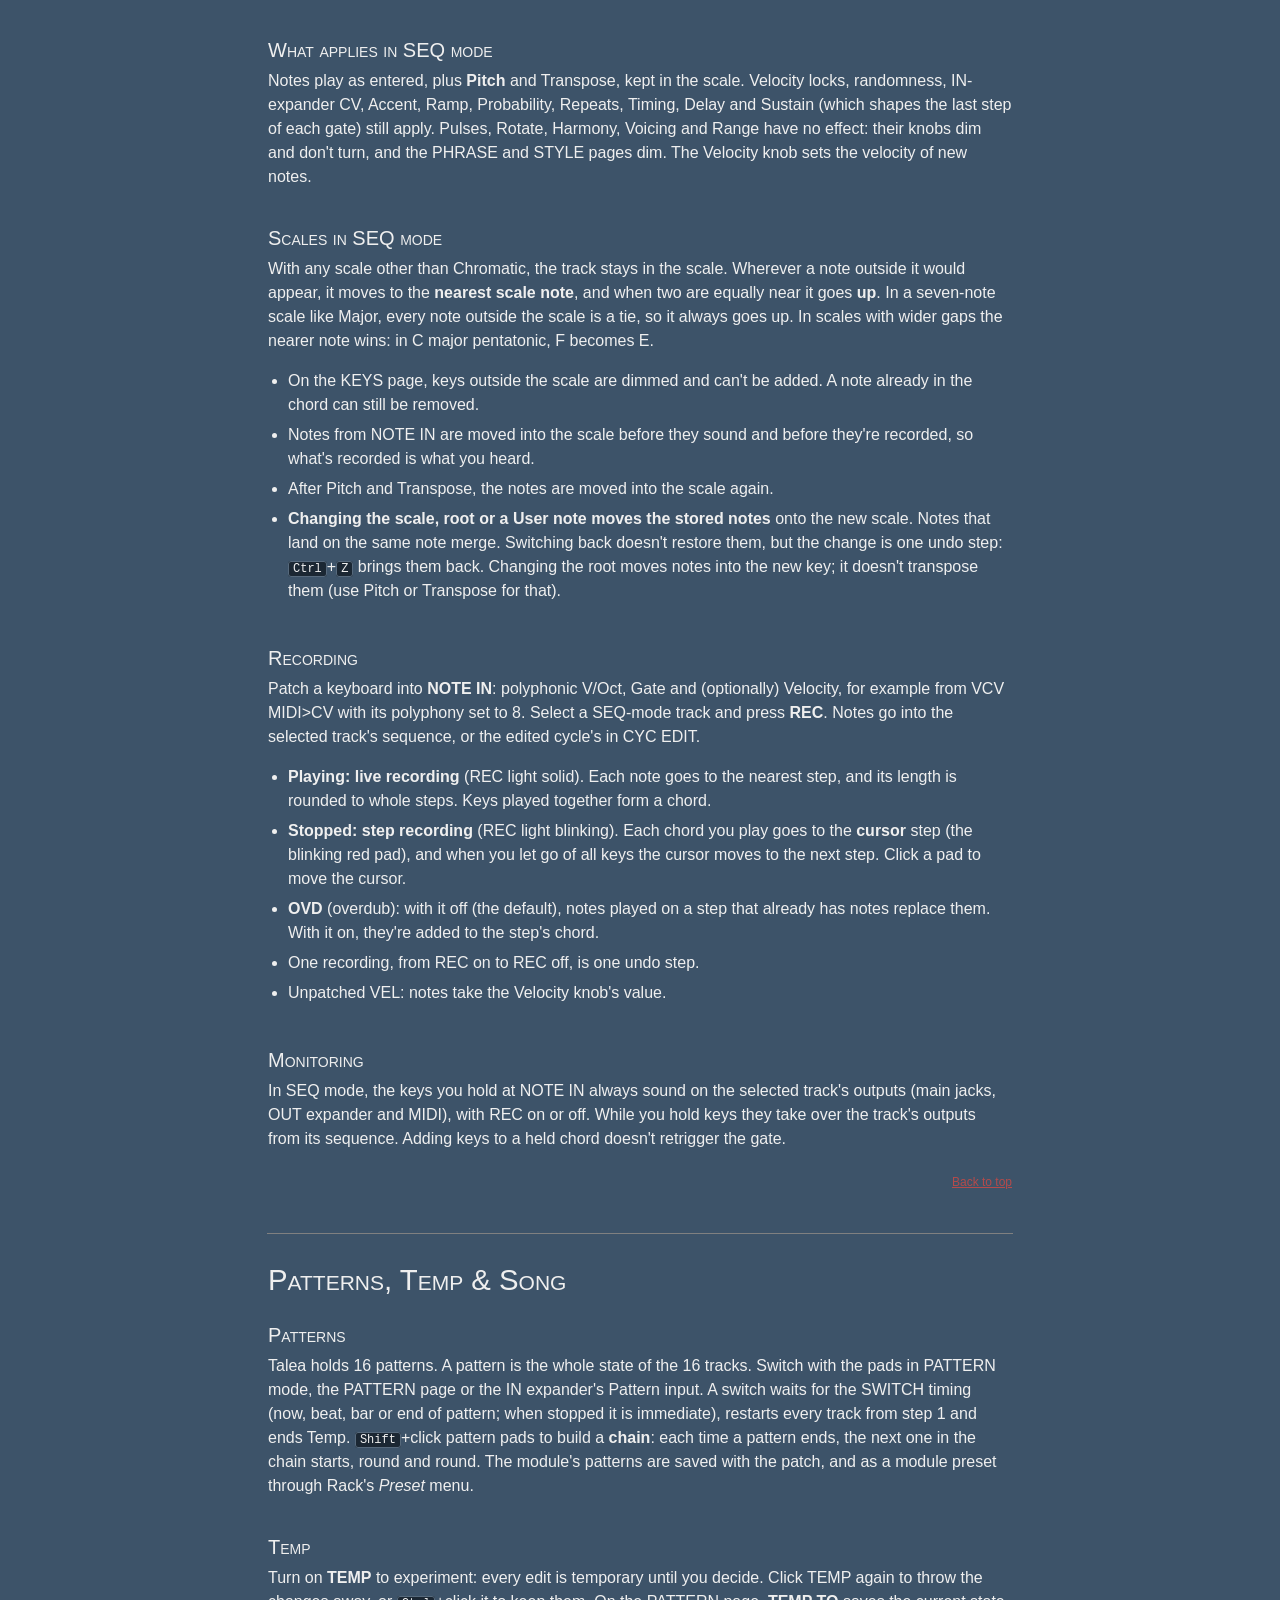
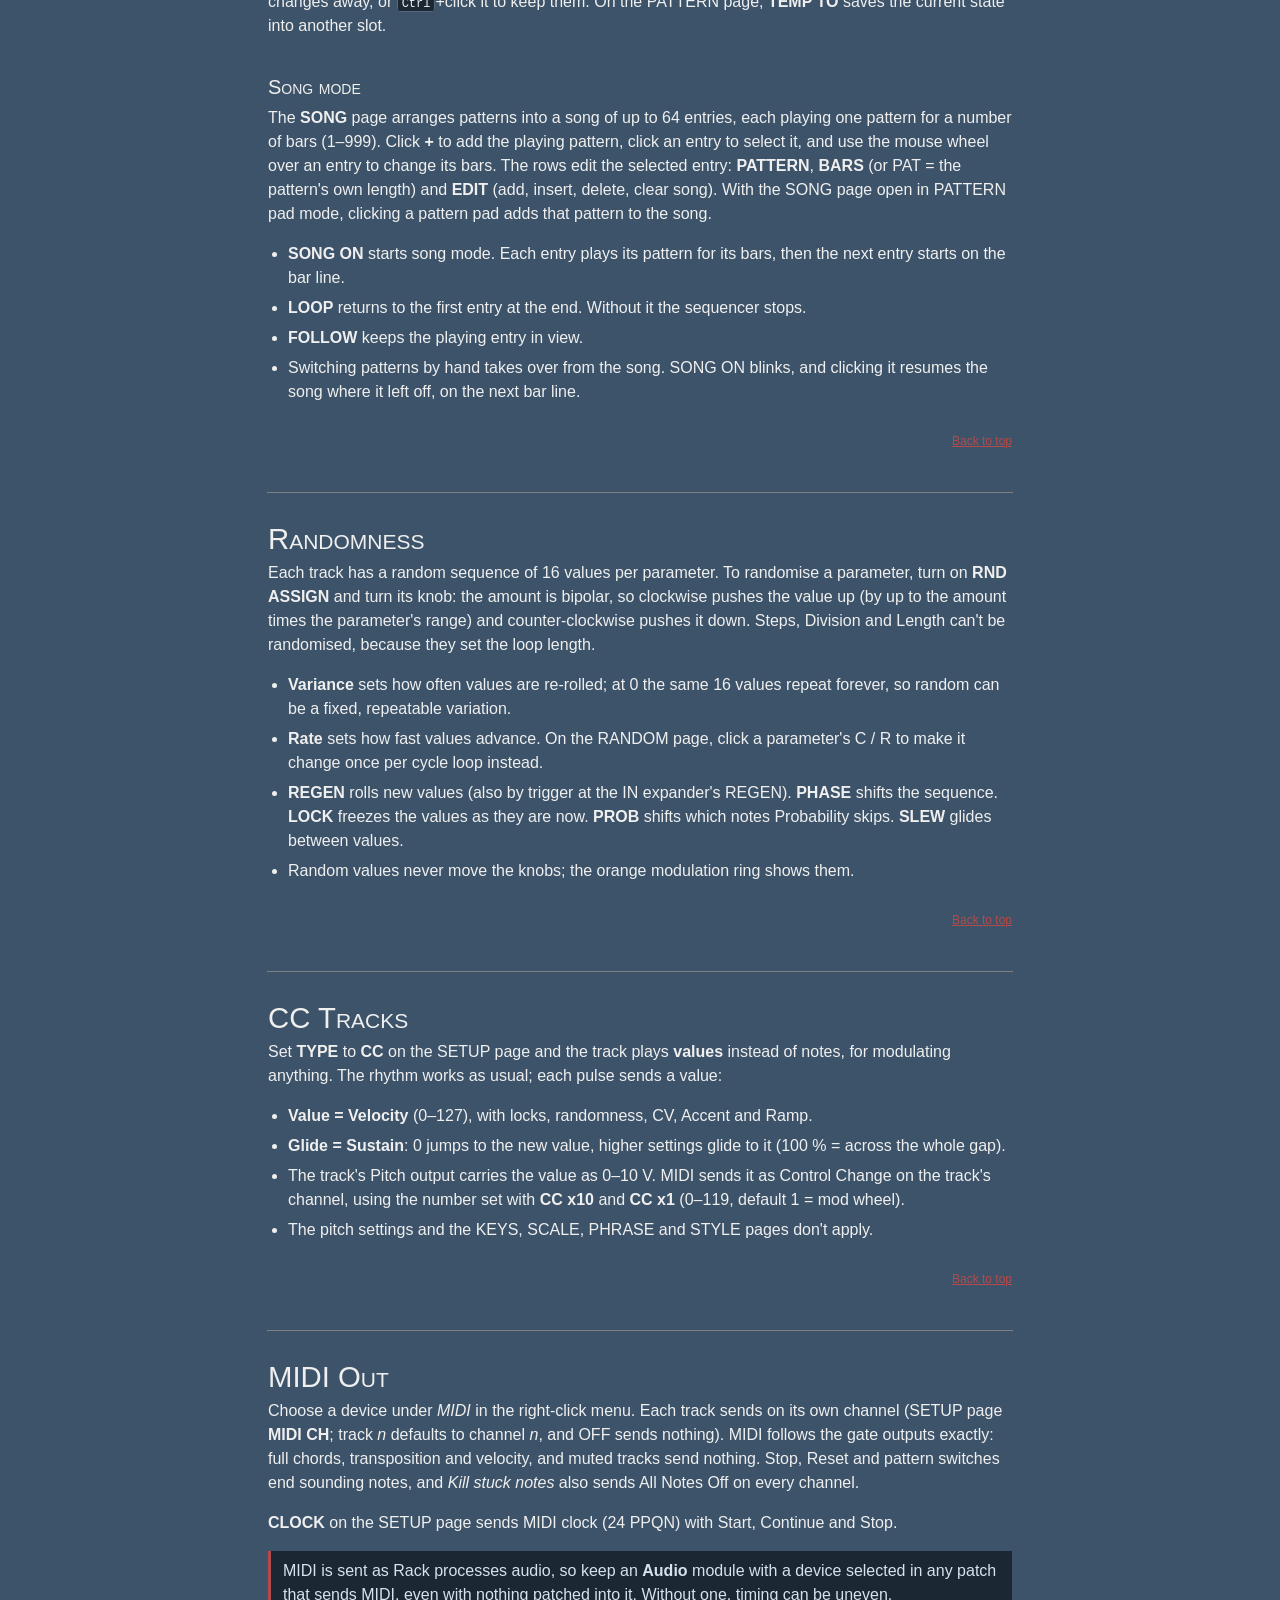
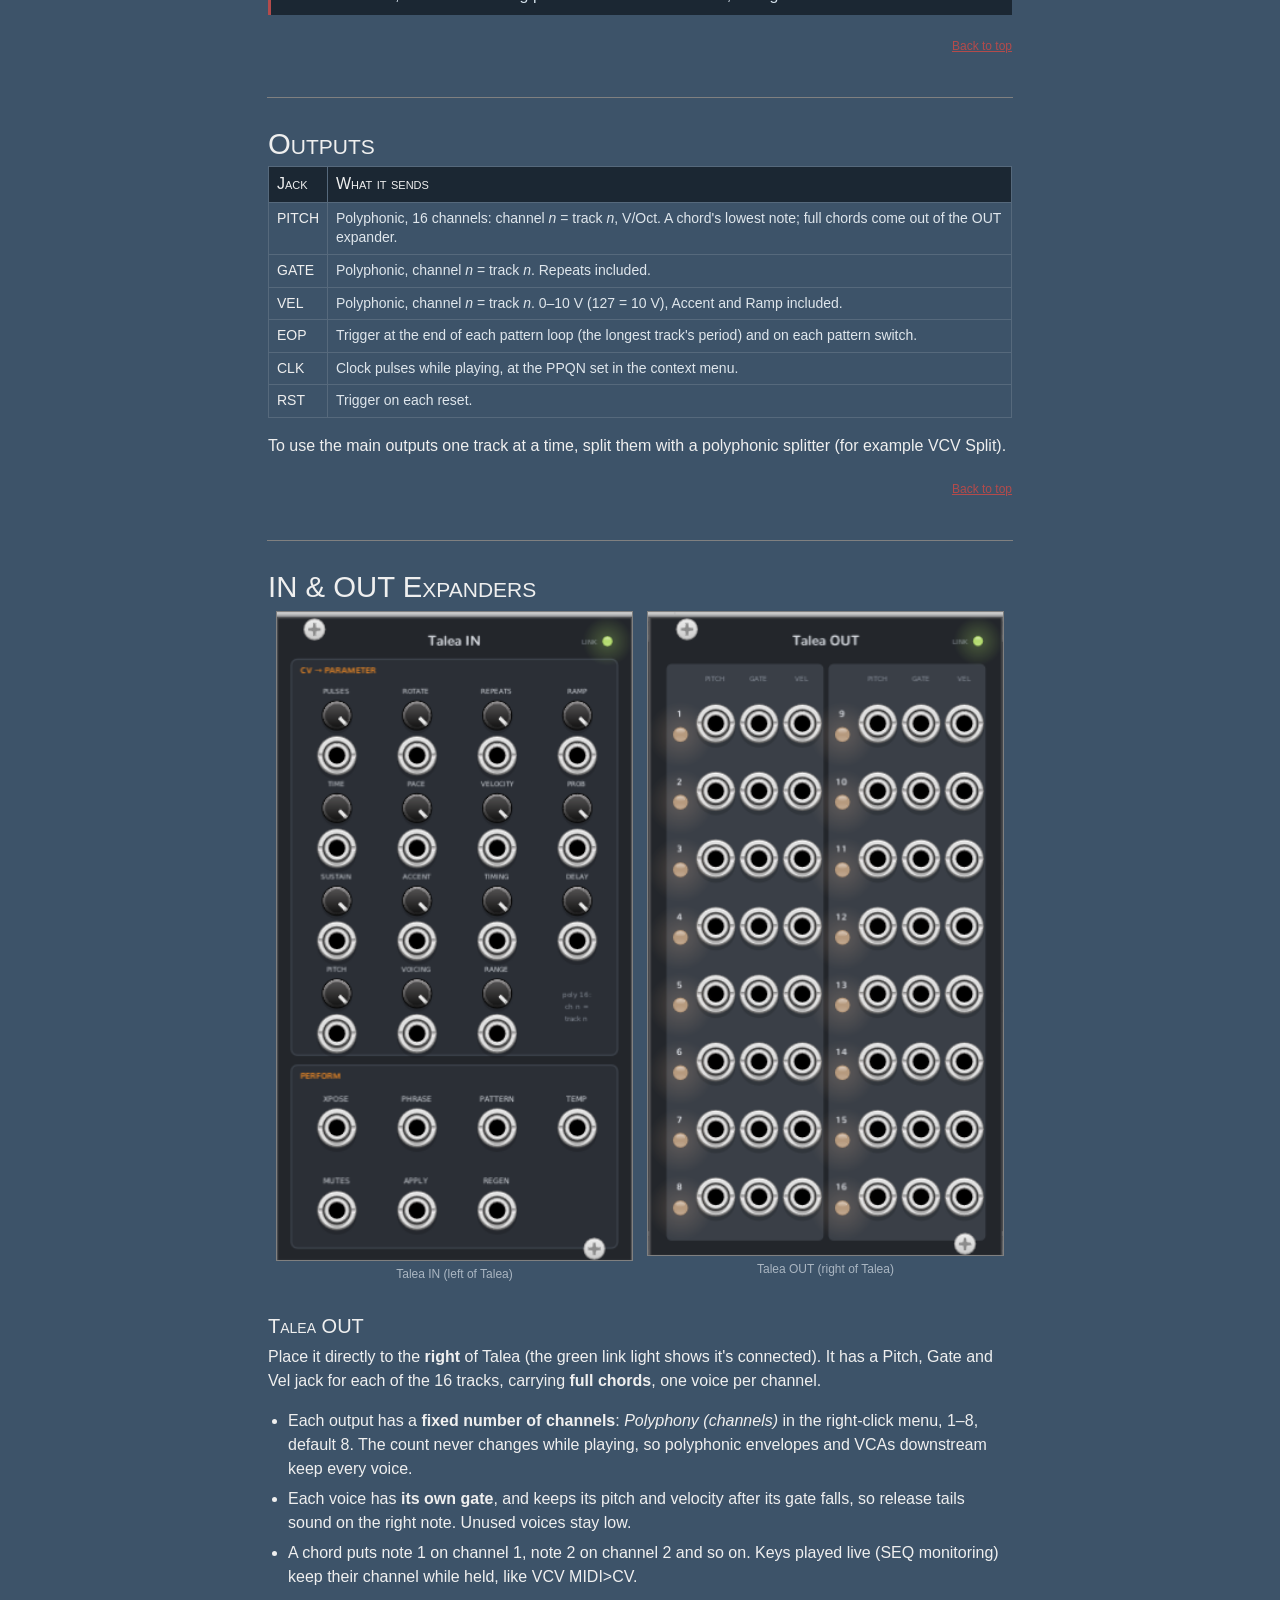
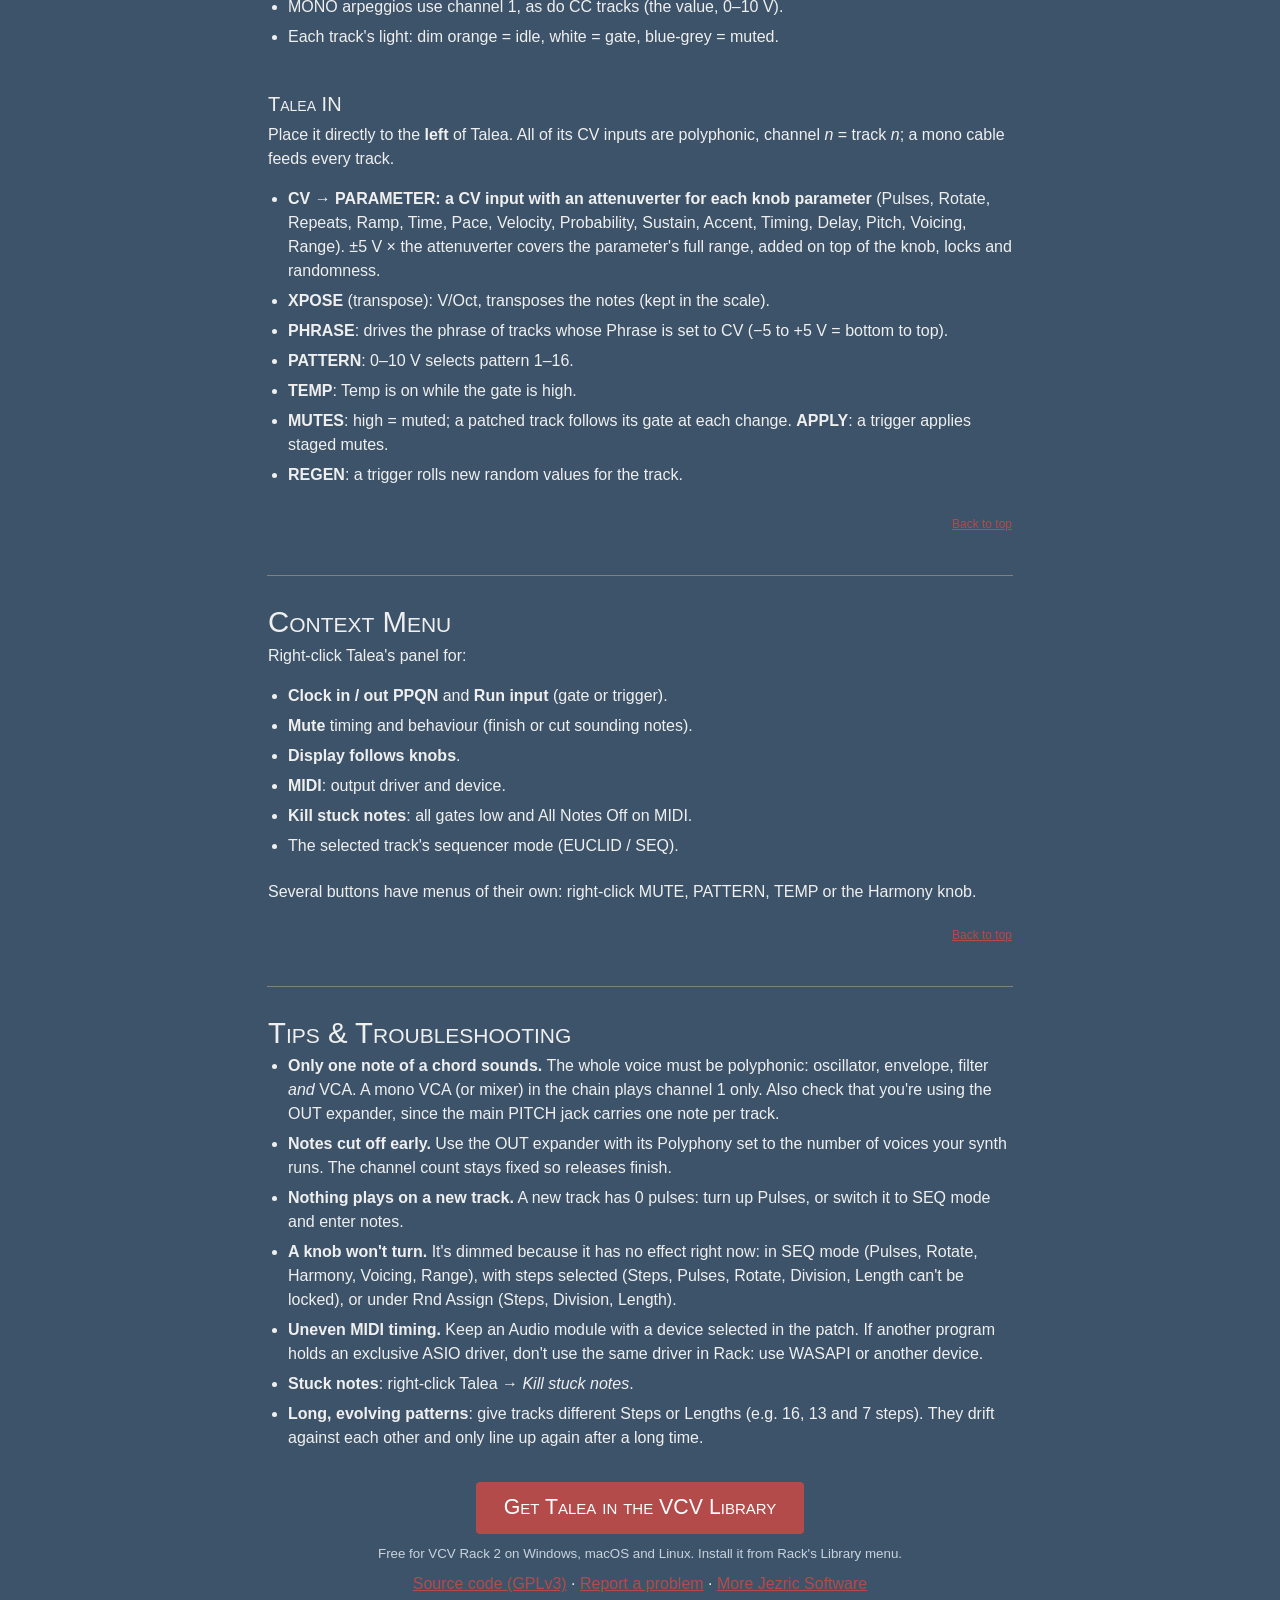
<file: software/talea/index.html>
<!DOCTYPE html>
<html>
<head>
    <meta charset="utf-8" />
    <meta name="viewport" content="width=device-width, initial-scale=1.0">
    <title>Talea Manual - Jezric Software</title>
    <link href="../site.css" rel="stylesheet" />
    <link rel="shortcut icon" type="image/x-icon" href="../../images/icon_32.ico" />
    <style>
        /* Manual-only additions to site.css */
        .ManualToc {
            columns: 2;
            column-gap: 30px;
            padding-left: 20px;
            margin-top: 0px;
        }

        .ManualToc li {
            padding-bottom: 4px;
            break-inside: avoid;
        }

        .ProductSection h3 {
            padding-top: 18px;
            padding-bottom: 4px;
            font-size: 15pt;
            font-weight: normal;
            color: #efefef;
        }

        .ProductSection p {
            margin-top: 0px;
        }

        .ManualTableWrap {
            width: 0;
            min-width: 100%;
            overflow-x: auto;
            margin-bottom: 16px;
        }

        .ManualTable {
            width: 100%;
            border-collapse: collapse;
            font-size: 10.5pt;
            line-height: 1.4;
            text-align: left;
        }

        .ManualTable th {
            background-color: #1b2733;
            color: #efefef;
            font-weight: normal;
            font-family: 'Gill Sans', 'Gill Sans MT', Calibri, 'Trebuchet MS', sans-serif;
            font-variant: small-caps;
            font-size: 12pt;
            padding: 6px 8px;
            border: 1px solid #56697c;
        }

        .ManualTable td {
            padding: 6px 8px;
            border: 1px solid #56697c;
            vertical-align: top;
            color: #dfe6ec;
        }

        .ManualTable td:first-child {
            white-space: nowrap;
            color: #efefef;
        }

        .ManualNote {
            background-color: #1b2733;
            border-left: 3px solid #b44b4b;
            padding: 8px 12px;
            margin-bottom: 16px;
            color: #d6e2ec;
        }

        .ManualPair {
            width: 100%;
            margin-bottom: 8px;
        }

        .ManualPair td {
            width: 50%;
            padding: 0px 6px;
            vertical-align: top;
        }

        .BackToTop {
            font-size: 9pt;
            text-align: right;
            padding-top: 6px;
        }

        kbd {
            font-family: Consolas, 'Courier New', monospace;
            font-size: 9pt;
            background-color: #1b2733;
            border: 1px solid #56697c;
            border-radius: 3px;
            padding: 0px 4px;
        }
    </style>
</head>
<body style="background: fixed; background-color: #3d5369; background-image: url(../images/jezric-background.png); background-position: top left; background-repeat: no-repeat; ">

    <div id="logodiv" class="MainTable" style="padding-top:20px;">
        <table width="100%">
            <tr>
                <td>
                    <center>

                        <table id="mainContentTable">
                            <tr>
                                <td style="border-top:solid 1px Gray;padding-bottom:30px;">

                                    <center><h1>Talea</h1></center>
                                    <center><div class="ProductTagline" style="padding-bottom:0px;">A 16-track multi-mode sequencer for VCV Rack 2 &middot; User Manual</div></center>
                                    <center><div class="ProductThumbHint"><a href="../">&larr; Jezric Software</a></div></center>

                                </td>
                            </tr>

                            <!-- ============================================================ Overview -->
                            <tr>
                                <td class="ProductSection" id="top">

                                    <h2>Overview</h2>
                                    <div class="ProductTagline">
                                        Sixteen tracks, each either a Euclidean / algorithmic sequencer or a plain step sequencer, with chords, note repeats,
                                        grooves, phrases, randomness, cycles, sixteen patterns and a song mode, all in one module.
                                    </div>

                                    <a href="images/talea-main.png" class="ProductThumb" target="_blank" title="Click to enlarge">
                                        <img src="images/talea-main.png" alt="The Talea module in VCV Rack" />
                                    </a>
                                    <div class="ProductThumbHint">Talea IN, Talea and Talea OUT in VCV Rack. Click to enlarge</div>

                                    <p style="padding-top:12px;">
                                        Talea is designed around the mouse and the screen. Every function has its own control or its own place on the display,
                                        so nothing is hidden. Amounts are set with knobs, and choices from a list (scale, groove, phrase and so on) are picked by
                                        name on the display, where every option is in view.
                                    </p>

                                    <ul class="ProductFeatures">
                                        <li><b>16 tracks</b>, each with its own steps (up to 64), step length and loop length, so tracks can drift against each other.</li>
                                        <li><b>Two modes per track</b>: <b>EUCLID</b> spreads pulses evenly over the steps and plays a note pool; <b>SEQ</b> is a step sequencer where every step has its own chord, velocity and gate.</li>
                                        <li><b>Chords</b> of up to 8 notes, voiced and arpeggiated, kept in a scale, with full polyphonic output on the OUT expander.</li>
                                        <li><b>Note repeats</b> with velocity ramps and speeding-up or slowing-down repeats.</li>
                                        <li><b>Grooves, swing, probability</b> and per-parameter <b>randomness</b>.</li>
                                        <li><b>Step locks</b>: any step can carry its own value of most parameters.</li>
                                        <li><b>Cycles</b>: a track can play up to 8 variations of itself in turn.</li>
                                        <li><b>16 patterns</b>, chains and a <b>song mode</b>, plus <b>Temp</b> for edits you can throw away.</li>
                                        <li><b>Recording</b> from a keyboard, live or step by step, in SEQ mode.</li>
                                        <li><b>MIDI out</b> with a channel per track, MIDI clock, and <b>CC tracks</b> that send controller values.</li>
                                        <li><b>Hover tooltips</b> on every control, jack and part of the display, and <b>undo</b> for every edit.</li>
                                    </ul>

                                    <h3>Contents</h3>
                                    <ol class="ManualToc">
                                        <li><a href="#concepts">Key ideas</a></li>
                                        <li><a href="#quickstart">Quick start</a></li>
                                        <li><a href="#transport">Transport &amp; clock</a></li>
                                        <li><a href="#perform">Perform buttons</a></li>
                                        <li><a href="#knobs">The knobs</a></li>
                                        <li><a href="#pads">Pads &amp; pad modes</a></li>
                                        <li><a href="#locks">Step locks &amp; step pools</a></li>
                                        <li><a href="#cycles">Cycles</a></li>
                                        <li><a href="#display">The display pages</a></li>
                                        <li><a href="#seq">SEQ mode &amp; recording</a></li>
                                        <li><a href="#patterns">Patterns, Temp &amp; song</a></li>
                                        <li><a href="#random">Randomness</a></li>
                                        <li><a href="#cc">CC tracks</a></li>
                                        <li><a href="#midi">MIDI out</a></li>
                                        <li><a href="#outputs">Outputs</a></li>
                                        <li><a href="#expanders">IN &amp; OUT expanders</a></li>
                                        <li><a href="#menu">Context menu</a></li>
                                        <li><a href="#tips">Tips &amp; troubleshooting</a></li>
                                    </ol>

                                </td>
                            </tr>

                            <!-- ============================================================ Concepts -->
                            <tr>
                                <td class="ProductSection ProductSectionDivided" id="concepts">

                                    <h2>Key Ideas</h2>

                                    <h3>The selected track</h3>
                                    <p>
                                        The row of small numbered buttons above the pads selects a track. The knobs always show the selected track's values:
                                        when you change track, they jump to that track's settings. CV and randomness never move a knob. Instead an orange
                                        <b>modulation ring</b> around the knob shows where the value is playing right now, and the display's info line shows
                                        <i>stored&gt;live</i>, for example <i>VEL 64&gt;87</i>.
                                    </p>

                                    <h3>Track groups</h3>
                                    <p>
                                        <kbd>Ctrl</kbd>+click track buttons to group them, or <kbd>Shift</kbd>+click to group a range from the selected track.
                                        A knob turn then moves every grouped track by the same amount, each kept within its range. Grouped tracks light dim red
                                        and the header reads <i>GROUP</i>. A plain click selects one track again. The <b>ALL TRACKS</b> button groups every track.
                                    </p>

                                    <h3>The context display</h3>
                                    <p>
                                        The large display has a tab for each page: TRACK, STEP, CYCLE, KEYS, SCALE, PHRASE, STYLE, REPEAT, GROOVE, RANDOM,
                                        PATTERN, SONG and SETUP. Click a tab to open a page and click the options on it to change them. Turning a knob opens the
                                        page that belongs to it (Range opens PHRASE, Voicing opens STYLE and so on). You can turn that off with <i>Display follows
                                        knobs</i> in the context menu. The line along the bottom of the display (the <b>info line</b>) describes what you are
                                        looking at or about to do.
                                    </p>

                                    <h3>Tooltips and undo</h3>
                                    <p>
                                        Hover over any knob, button, jack, light, page tab or option for a short description. Every edit, including pad clicks,
                                        display options, copy, paste and clear, is one step in Rack's undo history (<kbd>Ctrl</kbd>+<kbd>Z</kbd>). Selections,
                                        the pad mode and the displayed page aren't edits, so they aren't recorded.
                                    </p>

                                    <h3>Modifier clicks</h3>
                                    <p>
                                        Every action is a single click. <kbd>Ctrl</kbd>+click and <kbd>Shift</kbd>+click select several things at once, and
                                        right-click opens menus and resets values.
                                    </p>

                                    <div class="BackToTop"><a href="#top">Back to top</a></div>
                                </td>
                            </tr>

                            <!-- ============================================================ Quick start -->
                            <tr>
                                <td class="ProductSection ProductSectionDivided" id="quickstart">

                                    <h2>Quick Start</h2>

                                    <ol class="ProductFeatures">
                                        <li>Add <b>Talea</b> and, directly to its right, <b>Talea OUT</b>. The OUT's green link light comes on when they touch.</li>
                                        <li>Patch OUT's track 1 <b>Pitch</b>, <b>Gate</b> and <b>Vel</b> into a polyphonic voice: an oscillator's V/Oct, an envelope's gate and a VCA. Make sure the whole voice is polyphonic (see <a href="#tips">Tips</a>).</li>
                                        <li>Press <b>PLAY</b>. Track 1 is selected and silent, because a new track has no pulses.</li>
                                        <li>Turn <b>PULSES</b> up: the hits spread out over the 16 steps. Turn <b>ROTATE</b> to shift them.</li>
                                        <li>Open the <b>KEYS</b> page and click a few keys to build a chord (the track's <b>note pool</b>). Turn <b>VOICING</b> and pick a <b>STYLE</b> to move the chord around, or set <b>PLAY</b> to <b>MONO</b> on the STYLE page to arpeggiate it.</li>
                                        <li>Pick a scale on the <b>SCALE</b> page, then turn <b>RANGE</b> to let the notes climb along a phrase.</li>
                                        <li>Select track 2 and repeat with different <b>STEPS</b> and <b>DIVISION</b>. Uneven step counts drift against each other and make long, evolving patterns.</li>
                                    </ol>

                                    <p>
                                        For a step sequence instead, open the <b>SETUP</b> page and set <b>MODE</b> to <b>SEQ</b>. Click a pad to select a step
                                        and add its notes on the KEYS page (see <a href="#seq">SEQ mode</a>).
                                    </p>

                                    <div class="BackToTop"><a href="#top">Back to top</a></div>
                                </td>
                            </tr>

                            <!-- ============================================================ Transport -->
                            <tr>
                                <td class="ProductSection ProductSectionDivided" id="transport">

                                    <h2>Transport &amp; Clock</h2>

                                    <div class="ManualTableWrap">
                                        <table class="ManualTable">
                                            <tr><th>Control</th><th>What it does</th></tr>
                                            <tr><td>PLAY</td><td>Starts and pauses the transport. Play resumes where it stopped. Pausing releases all gates.</td></tr>
                                            <tr><td>RESET</td><td>Sends every track back to step 1. <i>Kill stuck notes</i> is in the right-click menu.</td></tr>
                                            <tr><td>TAP</td><td>Tap in time to set the tempo (internal clock only).</td></tr>
                                            <tr><td>TEMPO</td><td>Internal clock, 24&ndash;280 BPM, default 120. Ignored while CLK in is patched.</td></tr>
                                            <tr><td>CLK light</td><td>Blinks on each quarter note.</td></tr>
                                            <tr><td>CLK in</td><td>External clock triggers. The pulses per quarter note are set in the context menu (1, 2, 4, 8, 12, 24, 48 or 96; default 4). Positions between pulses are interpolated, so tracks with fine divisions stay smooth.</td></tr>
                                            <tr><td>RST in</td><td>Trigger: every track back to step 1.</td></tr>
                                            <tr><td>RUN in</td><td>Gate: plays while high. Set <i>Run input</i> to trigger in the context menu and each trigger toggles play instead.</td></tr>
                                            <tr><td>REC, OVD</td><td>Recording from a keyboard into a SEQ-mode track, and overdub. See <a href="#recording">Recording</a>.</td></tr>
                                            <tr><td>NOTE IN V/OCT, GATE, VEL</td><td>Polyphonic keyboard input, for example from VCV MIDI&gt;CV with its polyphony set to 8. In SEQ mode the keys also play on the selected track. See <a href="#recording">Recording</a>.</td></tr>
                                        </table>
                                    </div>

                                    <div class="BackToTop"><a href="#top">Back to top</a></div>
                                </td>
                            </tr>

                            <!-- ============================================================ Perform -->
                            <tr>
                                <td class="ProductSection ProductSectionDivided" id="perform">

                                    <h2>Perform Buttons</h2>

                                    <div class="ManualTableWrap">
                                        <table class="ManualTable">
                                            <tr><th>Button</th><th>What it does</th></tr>
                                            <tr><td>TEMP</td><td>While on, every pattern edit (knobs, steps, cycles, random, page options) is temporary. Click again to <b>discard</b> the changes and go back. <kbd>Ctrl</kbd>+click to <b>keep</b> them. Right-click for Keep / Discard. Mutes are never reverted, and mutes staged during Temp apply when it ends. The display shows a yellow TEMP tag.</td></tr>
                                            <tr><td>ALL TRACKS</td><td>While on, knob turns move every track by the same amount (the header reads ALL).</td></tr>
                                            <tr><td>RND ASSIGN</td><td>While on, turning a knob sets that parameter's <b>random amount</b> instead of its value: centre = none, clockwise up to +100 %, counter-clockwise down to &minus;100 %. Opens the RANDOM page. See <a href="#random">Randomness</a>.</td></tr>
                                        </table>
                                    </div>

                                    <div class="BackToTop"><a href="#top">Back to top</a></div>
                                </td>
                            </tr>

                            <!-- ============================================================ Knobs -->
                            <tr>
                                <td class="ProductSection ProductSectionDivided" id="knobs">

                                    <h2>The Knobs</h2>
                                    <div class="ProductTagline">
                                        The knobs set the selected track (or, with CYC EDIT on, the selected cycle). Many of them can also be locked per step.
                                    </div>

                                    <h3>Shape</h3>
                                    <div class="ManualTableWrap">
                                        <table class="ManualTable">
                                            <tr><th>Knob</th><th>Range</th><th>What it does</th></tr>
                                            <tr><td>Steps</td><td>1&ndash;64, default 16</td><td>Number of steps in the track's loop.</td></tr>
                                            <tr><td>Pulses</td><td>0&ndash;Steps, default 0</td><td>Euclidean hits, spread as evenly as possible over the steps. 0 = silent. A new track starts at 0.</td></tr>
                                            <tr><td>Rotate</td><td>0&ndash;Steps&minus;1</td><td>Shifts the whole pattern along the steps, manual hits included.</td></tr>
                                            <tr><td>Division</td><td>1/1 to 1/64, triplets, free</td><td>Length of each step as a note value. Free moves continuously between note values.</td></tr>
                                            <tr><td>Length</td><td>1/64 to 16 bars, &infin;</td><td>Restarts the track after this long, whatever Steps is. At &infin; (the default) Steps alone sets the loop. Steps it cuts off are drawn faint.</td></tr>
                                        </table>
                                    </div>

                                    <h3>Repeats</h3>
                                    <div class="ManualTableWrap">
                                        <table class="ManualTable">
                                            <tr><th>Knob</th><th>Range</th><th>What it does</th></tr>
                                            <tr><td>Repeats</td><td>0&ndash;48, &infin;</td><td>Extra triggers after each pulse. At &infin; they continue until the next pulse. <b>Choke</b> (the next pulse cuts them) or <b>Tail</b> (bursts overlap, up to 16) is set on the REPEAT page.</td></tr>
                                            <tr><td>Ramp</td><td>&plusmn;100 %</td><td>Velocity across the repeats. Clockwise: builds up to Velocity. Counter-clockwise: fades down from it.</td></tr>
                                            <tr><td>Time</td><td>1 to 1/64, dotted and triplet</td><td>Spacing between repeats, always a note value.</td></tr>
                                            <tr><td>Pace</td><td>&plusmn;, centre = even</td><td>Clockwise: the repeats slow down. Counter-clockwise: they speed up. At full turn the gap doubles (or halves) every 4 repeats.</td></tr>
                                        </table>
                                    </div>

                                    <h3>Groove</h3>
                                    <div class="ManualTableWrap">
                                        <table class="ManualTable">
                                            <tr><th>Knob</th><th>Range</th><th>What it does</th></tr>
                                            <tr><td>Velocity</td><td>0&ndash;127, default 100</td><td>Base velocity of the track's notes.</td></tr>
                                            <tr><td>Probability</td><td>&plusmn;, centre = always</td><td>Chance notes play. Clockwise: any note can skip, repeats included. Counter-clockwise: pulses only (a skipped pulse skips its repeats). The same notes skip on every pass; shift which ones on the RANDOM page.</td></tr>
                                            <tr><td>Sustain</td><td>0&ndash;100 %</td><td>Gate length: 50 % = one step, 100 % = two (notes overlap and retrigger).</td></tr>
                                            <tr><td>Accent</td><td>0&ndash;100 %</td><td>Velocity variation around Velocity (up to &plusmn;63), shaped by the Groove chosen on the GROOVE page.</td></tr>
                                            <tr><td>Timing</td><td>&plusmn;, centre = straight</td><td>Swing: every second step later (clockwise) or earlier (counter-clockwise). The subdivision is on the GROOVE page.</td></tr>
                                            <tr><td>Delay</td><td>&plusmn;1 step</td><td>Moves the whole track later (clockwise) or earlier (counter-clockwise).</td></tr>
                                        </table>
                                    </div>

                                    <h3>Tonal</h3>
                                    <div class="ManualTableWrap">
                                        <table class="ManualTable">
                                            <tr><th>Knob</th><th>Range</th><th>What it does</th></tr>
                                            <tr><td>Pitch</td><td>&plusmn;4 octaves</td><td>Transposes the note pool in semitones, snapped to the scale, so with a scale some positions give the same notes.</td></tr>
                                            <tr><td>Harmony</td><td>endless</td><td>Moves one chord note at a time: each clockwise detent moves the lowest pool note up a scale step, each counter-clockwise detent the highest down one. Turning back moves a different note, so right-click &rarr; <i>Restore pool</i> to undo a run of turns.</td></tr>
                                            <tr><td>Voicing</td><td>0&ndash;16</td><td>How far the Style moves the chord: each position takes the lowest note up an octave (or the highest down). Style is on the STYLE page.</td></tr>
                                            <tr><td>Range</td><td>0&ndash;48 semitones</td><td>Adds up to this many semitones above the pool, following the Phrase over its length, snapped to the scale. Phrase is on the PHRASE page.</td></tr>
                                        </table>
                                    </div>

                                    <h3>Random</h3>
                                    <div class="ManualTableWrap">
                                        <table class="ManualTable">
                                            <tr><th>Knob</th><th>Range</th><th>What it does</th></tr>
                                            <tr><td>Variance</td><td>0&ndash;100 %</td><td>The chance each of the track's 16 random values is re-rolled when the sequence comes round. 0 = the same values forever, 100 % = new values every pass.</td></tr>
                                            <tr><td>Rate</td><td>1/64 to 4 bars</td><td>How fast the track's random values advance.</td></tr>
                                        </table>
                                    </div>

                                    <p>
                                        Right-click a knob for Rack's usual menu (type a value, reset). With <b>COPY</b>, <b>PASTE</b> or <b>CLEAR</b> armed,
                                        clicking a knob copies, pastes or resets that one parameter instead of turning it.
                                    </p>

                                    <div class="BackToTop"><a href="#top">Back to top</a></div>
                                </td>
                            </tr>

                            <!-- ============================================================ Pads -->
                            <tr>
                                <td class="ProductSection ProductSectionDivided" id="pads">

                                    <h2>Pads &amp; Pad Modes</h2>
                                    <div class="ProductTagline">
                                        The 16 pads do one job at a time. The lit PAD MODE button shows which.
                                    </div>

                                    <div class="ManualTableWrap">
                                        <table class="ManualTable">
                                            <tr><th>Mode</th><th>What the pads do</th></tr>
                                            <tr><td>STEP</td><td>The 16 steps of the selected track (the step page buttons pick which 16 of up to 64). Click turns a step's pulse on or off; these edits stay put when you change Pulses. <kbd>Ctrl</kbd>+click selects steps for <a href="#locks">step locks</a>. In <a href="#seq">SEQ mode</a>: click selects a step, right-click makes it a rest. Click STEP again to end a selection.</td></tr>
                                            <tr><td>CYCLE</td><td>Pads 1&ndash;8 are the track's <a href="#cycles">cycles</a>. Click selects one (clicking past the last adds cycles). <kbd>Ctrl</kbd>+click mutes a cycle. The playing cycle flashes white.</td></tr>
                                            <tr><td>MUTE</td><td>Pads are tracks (orange = playing, blue-grey = muted). Click a pad to stage a change (it blinks); click MUTE again to apply them all together. <kbd>Ctrl</kbd>+click mutes or unmutes at once. Right-click MUTE for the timing (now, beat, bar, pattern end) and whether muting lets notes finish or cuts them. Clicking a page tab leaves MUTE mode and drops staged changes.</td></tr>
                                            <tr><td>PATTERN</td><td>Pads are the 16 <a href="#patterns">pattern slots</a>. Click queues a switch, <kbd>Shift</kbd>+click builds a chain, <kbd>Ctrl</kbd>+click switches at once. Right-click PATTERN for the switch timing and to clear the chain.</td></tr>
                                        </table>
                                    </div>

                                    <h3>Other pad-area buttons</h3>
                                    <div class="ManualTableWrap">
                                        <table class="ManualTable">
                                            <tr><th>Button</th><th>What it does</th></tr>
                                            <tr><td>CYC EDIT</td><td>On: knob turns change only the selected cycle, and only that cycle plays. Off: knobs move the track and every cycle's own value with it. The display shows a red <i>CYC n EDIT</i> tag.</td></tr>
                                            <tr><td>COPY</td><td>Arms copy: the next click copies what you click: a track button (the whole track), a step, cycle or pattern pad, or a knob (one parameter). The clipboard isn't part of a pattern, so you can paste into another one.</td></tr>
                                            <tr><td>PASTE</td><td>Arms paste (when something is copied): every matching target you click receives it, until you click PASTE again. A copied parameter can be pasted onto track buttons or cycle pads.</td></tr>
                                            <tr><td>CLEAR</td><td>Arms clear: the next click resets what you click to its default (a knob also loses its random amount). <kbd>Ctrl</kbd>+click CLEAR to keep it armed until you click it again.</td></tr>
                                            <tr><td>Step page 1&ndash;16 &hellip; 49&ndash;64</td><td>In STEP mode, which 16 steps the pads show. Pages past the track's Steps are off. Picking a page turns Follow off; a page's light blinks while the playhead is on it and another page is shown.</td></tr>
                                            <tr><td>FOLLOW</td><td>The pads and the STEP page follow the playhead's page.</td></tr>
                                            <tr><td>Track buttons 1&ndash;16</td><td>Click selects a track (in any pad mode). <kbd>Ctrl</kbd>+click adds or removes a track from the group, <kbd>Shift</kbd>+click groups a range. Light: white flash on the track's notes, red = selected, dim red = grouped, blue-grey = muted, dim orange = holds something other than defaults.</td></tr>
                                        </table>
                                    </div>

                                    <div class="BackToTop"><a href="#top">Back to top</a></div>
                                </td>
                            </tr>

                            <!-- ============================================================ Locks -->
                            <tr>
                                <td class="ProductSection ProductSectionDivided" id="locks">

                                    <h2>Step Locks &amp; Step Pools</h2>

                                    <p>
                                        In STEP pad mode, <kbd>Ctrl</kbd>+click pads to select steps (they light blue and the display shows a LOCK tag). While
                                        steps are selected, the knobs show the first selected step's value, and turning a knob writes that value as a
                                        <b>lock</b> on every selected step. These can be locked: Repeats, Ramp, Time, Pace, Velocity, Probability, Sustain,
                                        Accent, Timing, Delay, Pitch, Voicing and Range. Steps, Pulses, Rotate, Division and Length set the loop, so they
                                        can't be locked and their knobs dim.
                                    </p>
                                    <p>
                                        A locked step plays its lock on its pulse and its repeats; randomness still applies on top. Steps with locks show light
                                        blue. The <b>STEP</b> page shows a lane for each locked parameter (up to 4): click or drag in a lane to set values across
                                        steps, right-click to remove a lock.
                                    </p>
                                    <p>
                                        With steps selected, the <b>KEYS</b> page edits a <b>step pool</b>: the selected steps get their own chord or note instead
                                        of the track's pool (Pitch, Voicing, Style and Range still apply). <b>TRACK POOL</b> on the KEYS page removes it again.
                                    </p>
                                    <p>
                                        Outside CYC EDIT, locks belong to the track and every cycle plays them. In CYC EDIT they go to the edited cycle only.
                                        Click STEP again, change track or leave STEP mode to end the selection. Copy, paste and clear work on step pads too.
                                    </p>

                                    <div class="BackToTop"><a href="#top">Back to top</a></div>
                                </td>
                            </tr>

                            <!-- ============================================================ Cycles -->
                            <tr>
                                <td class="ProductSection ProductSectionDivided" id="cycles">

                                    <h2>Cycles</h2>

                                    <p>
                                        A track can have up to 8 <b>cycles</b>. Each time the track finishes a loop (its Length, or one pass of its Steps), it
                                        moves on to its next cycle. A cycle starts out identical to the track. Give it changes of its own and the track plays a
                                        different variation each time round, for example a fill on every fourth bar.
                                    </p>
                                    <ul class="ProductFeatures">
                                        <li>Set the number of cycles on the <b>CYCLE</b> page (COUNT), or click past the last cycle in CYCLE pad mode.</li>
                                        <li>Select a cycle and turn on <b>CYC EDIT</b>. Only that cycle plays, and everything you change goes to it: knobs, step on/off edits, locks, scale and pool, phrase, mode and sequence.</li>
                                        <li>With CYC EDIT off, turning a knob moves the track and every cycle's own value together, so the variations keep their differences.</li>
                                        <li>On the STEP and TRACK pages, each cycle has a lane showing how it plays. On the pads, dim red marks a step the playing cycle adds and dark orange a step it drops.</li>
                                        <li><b>CLEAR</b> on the CYCLE page removes a cycle's own changes: all of them, or one item (step edits, locks, scale, sequence, mode, a parameter or a random amount).</li>
                                        <li>A muted cycle keeps the track silent while it plays.</li>
                                    </ul>

                                    <div class="BackToTop"><a href="#top">Back to top</a></div>
                                </td>
                            </tr>

                            <!-- ============================================================ Display pages -->
                            <tr>
                                <td class="ProductSection ProductSectionDivided" id="display">

                                    <h2>The Display Pages</h2>

                                    <div class="ManualTableWrap">
                                        <table class="ManualTable">
                                            <tr><th>Page</th><th>What's on it</th></tr>
                                            <tr><td>TRACK</td><td>The selected track's Steps, Pulses, Rotate, Division and Length, the clock (INT or EXT) and tempo, and the current 16 steps with the playhead. With several cycles, a lane per cycle showing how each plays.</td></tr>
                                            <tr><td>STEP</td><td>The current 16 steps, with a lane per locked parameter (click / drag to edit, right-click removes). In SEQ mode: velocity (N.VEL) and GATE lanes. With several cycles, a lane per cycle.</td></tr>
                                            <tr><td>CYCLE</td><td><b>COUNT</b> of cycles, the <b>CYCLE</b> being edited (* = has its own changes, (n) = muted), <b>MUTE</b>, and <b>CLEAR</b> for the cycle's own changes.</td></tr>
                                            <tr><td>KEYS</td><td>A 4-octave keyboard (the arrows shift it an octave). Click keys to build the track's note pool (up to 8 notes; keys off the scale can't be added). With steps selected it edits their step pool, and in SEQ mode the selected step's chord. A dot marks every note sounding now.</td></tr>
                                            <tr><td>SCALE</td><td><b>SCALE</b> and <b>ROOT</b>, and <b>NOTES</b>: a one-octave keyboard. Click a note there to add it to or remove it from the scale, which then becomes the <b>User</b> scale.</td></tr>
                                            <tr><td>PHRASE</td><td>The contour Range follows: Cadence 1&ndash;4, Saw, Triangle, Sine, Pulse, CV (from the IN expander) or <b>User</b> (draw it on the grid). Its length in bars (or loops), and <b>SYNC</b>: BARS runs on pattern time, LOOP restarts with the track's loop.</td></tr>
                                            <tr><td>STYLE</td><td><b>STYLE</b>: the path through the Voicing positions (Fixed, Ramp, Climb, Up/Down, Climb Up/Down). <b>PLAY</b>: POLY chords or MONO arpeggio. <b>VOICE</b>: UP takes the lowest note up an octave, DOWN the highest down.</td></tr>
                                            <tr><td>REPEAT</td><td>One burst of repeats drawn out, and <b>MODE</b>: CHOKE (the next pulse cuts the repeats) or TAIL (bursts overlap).</td></tr>
                                            <tr><td>GROOVE</td><td><b>GROOVE</b>: the Accent shape, either a one-bar percussion pattern (Agogo, Timbales, Congas, Bongo) or a waveform over a length. Its length, <b>SWING</b> subdivision (every second unit of 1, 2 or 4 steps moves), and <b>SYNC</b>.</td></tr>
                                            <tr><td>RANDOM</td><td>Every parameter's random amount, and whether it changes each cycle loop (C) or at the Random Rate (R). The SEQ row: REGEN, PHASE, LOCK, PROB and SLEW. CLEAR removes amounts. See <a href="#random">Randomness</a>.</td></tr>
                                            <tr><td>PATTERN</td><td><b>PLAY</b> queues a slot, <b>COPY TO</b> copies the playing pattern into a slot (TEMP TO with Temp on), <b>CLEAR</b> resets a slot, <b>SWITCH</b> sets when a queued switch happens.</td></tr>
                                            <tr><td>SONG</td><td>A song: up to 64 entries, each a pattern played for a number of bars. See <a href="#song">Song mode</a>.</td></tr>
                                            <tr><td>SETUP</td><td><b>MIDI CH</b> for the track, MIDI <b>CLOCK</b> out, <b>TYPE</b> (NOTE or CC), <b>MODE</b> (EUCLID or SEQ), <b>CYC MODE</b> (in CYC EDIT), and the CC number for CC tracks.</td></tr>
                                        </table>
                                    </div>

                                    <p>
                                        <b>Scales:</b> Chromatic, Major, Natural Minor, Harmonic Minor, Melodic Minor, Dorian, Phrygian, Lydian, Mixolydian,
                                        Locrian, Major Pentatonic, Minor Pentatonic, Blues, Major Blues, Whole Tone, Diminished (H-W), Diminished (W-H),
                                        Phrygian Dominant, Hungarian Minor, Double Harmonic, Japanese (In), Hirajoshi, Arabic, and User. Scale, root and pool
                                        are per track, and a cycle can have its own.
                                    </p>

                                    <div class="BackToTop"><a href="#top">Back to top</a></div>
                                </td>
                            </tr>

                            <!-- ============================================================ SEQ mode -->
                            <tr>
                                <td class="ProductSection ProductSectionDivided" id="seq">

                                    <h2>SEQ Mode &amp; Recording</h2>
                                    <div class="ProductTagline">
                                        Any track, or any single cycle of a track, can be a classic step sequencer instead of a Euclidean one.
                                    </div>

                                    <p>
                                        Set <b>MODE</b> to <b>SEQ</b> on the SETUP page (or use the context menu). Each step holds a chord of up to 8 notes
                                        (or nothing: a rest), its own velocity, and a gate length in steps. A gate longer than one step ties the note over the
                                        following steps until it ends or the next step with notes cuts it. Steps, Division and Length still set the loop, so
                                        cycles, randomness and patterns work as usual. When you switch an empty track to SEQ, it is filled from the hits that
                                        were playing, so the rhythm carries over.
                                    </p>

                                    <h3>Editing steps</h3>
                                    <ul class="ProductFeatures">
                                        <li><b>Click</b> a pad (STEP mode) to select that step. It lights green and the KEYS page shows its notes.</li>
                                        <li>On the <b>KEYS</b> page, click keys to add or remove notes from the selected step's chord. <b>REST</b> removes all its notes.</li>
                                        <li><b>Right-click</b> a pad to make that step a rest.</li>
                                        <li><kbd>Ctrl</kbd>+click pads to select several steps for <a href="#locks">locks</a> (blue). KEYS then edits all of them together.</li>
                                        <li>The <b>STEP</b> page shows <b>N.VEL</b> (velocity) and <b>GATE</b> lanes: click or drag to set, right-click for the default.</li>
                                        <li>Copy, paste and clear on a step pad include its notes; on a track button, its whole sequence.</li>
                                    </ul>

                                    <h3>What applies in SEQ mode</h3>
                                    <p>
                                        Notes play as entered, plus <b>Pitch</b> and Transpose, kept in the scale. Velocity locks, randomness, IN-expander CV,
                                        Accent, Ramp, Probability, Repeats, Timing, Delay and Sustain (which shapes the last step of each gate) still apply.
                                        Pulses, Rotate, Harmony, Voicing and Range have no effect: their knobs dim and don't turn, and the PHRASE and STYLE
                                        pages dim. The Velocity knob sets the velocity of new notes.
                                    </p>

                                    <h3>Scales in SEQ mode</h3>
                                    <p>
                                        With any scale other than Chromatic, the track stays in the scale. Wherever a note outside it would appear, it moves to
                                        the <b>nearest scale note</b>, and when two are equally near it goes <b>up</b>. In a seven-note scale like Major, every
                                        note outside the scale is a tie, so it always goes up. In scales with wider gaps the nearer note wins: in C major
                                        pentatonic, F becomes E.
                                    </p>
                                    <ul class="ProductFeatures">
                                        <li>On the KEYS page, keys outside the scale are dimmed and can't be added. A note already in the chord can still be removed.</li>
                                        <li>Notes from NOTE IN are moved into the scale before they sound and before they're recorded, so what's recorded is what you heard.</li>
                                        <li>After Pitch and Transpose, the notes are moved into the scale again.</li>
                                        <li><b>Changing the scale, root or a User note moves the stored notes</b> onto the new scale. Notes that land on the same note merge. Switching back doesn't restore them, but the change is one undo step: <kbd>Ctrl</kbd>+<kbd>Z</kbd> brings them back. Changing the root moves notes into the new key; it doesn't transpose them (use Pitch or Transpose for that).</li>
                                    </ul>

                                    <h3 id="recording">Recording</h3>
                                    <p>
                                        Patch a keyboard into <b>NOTE IN</b>: polyphonic V/Oct, Gate and (optionally) Velocity, for example from VCV MIDI&gt;CV
                                        with its polyphony set to 8. Select a SEQ-mode track and press <b>REC</b>. Notes go into the selected track's sequence,
                                        or the edited cycle's in CYC EDIT.
                                    </p>
                                    <ul class="ProductFeatures">
                                        <li><b>Playing: live recording</b> (REC light solid). Each note goes to the nearest step, and its length is rounded to whole steps. Keys played together form a chord.</li>
                                        <li><b>Stopped: step recording</b> (REC light blinking). Each chord you play goes to the <b>cursor</b> step (the blinking red pad), and when you let go of all keys the cursor moves to the next step. Click a pad to move the cursor.</li>
                                        <li><b>OVD</b> (overdub): with it off (the default), notes played on a step that already has notes replace them. With it on, they're added to the step's chord.</li>
                                        <li>One recording, from REC on to REC off, is one undo step.</li>
                                        <li>Unpatched VEL: notes take the Velocity knob's value.</li>
                                    </ul>

                                    <h3>Monitoring</h3>
                                    <p>
                                        In SEQ mode, the keys you hold at NOTE IN always sound on the selected track's outputs (main jacks, OUT expander and
                                        MIDI), with REC on or off. While you hold keys they take over the track's outputs from its sequence. Adding keys to a held
                                        chord doesn't retrigger the gate.
                                    </p>

                                    <div class="BackToTop"><a href="#top">Back to top</a></div>
                                </td>
                            </tr>

                            <!-- ============================================================ Patterns -->
                            <tr>
                                <td class="ProductSection ProductSectionDivided" id="patterns">

                                    <h2>Patterns, Temp &amp; Song</h2>

                                    <h3>Patterns</h3>
                                    <p>
                                        Talea holds 16 patterns. A pattern is the whole state of the 16 tracks. Switch with the pads in PATTERN mode, the
                                        PATTERN page or the IN expander's Pattern input. A switch waits for the SWITCH timing (now, beat, bar or end of pattern;
                                        when stopped it is immediate), restarts every track from step 1 and ends Temp. <kbd>Shift</kbd>+click pattern pads to
                                        build a <b>chain</b>: each time a pattern ends, the next one in the chain starts, round and round. The module's
                                        patterns are saved with the patch, and as a module preset through Rack's <i>Preset</i> menu.
                                    </p>

                                    <h3>Temp</h3>
                                    <p>
                                        Turn on <b>TEMP</b> to experiment: every edit is temporary until you decide. Click TEMP again to throw the changes away,
                                        or <kbd>Ctrl</kbd>+click it to keep them. On the PATTERN page, <b>TEMP TO</b> saves the current state into another slot.
                                    </p>

                                    <h3 id="song">Song mode</h3>
                                    <p>
                                        The <b>SONG</b> page arranges patterns into a song of up to 64 entries, each playing one pattern for a number of bars
                                        (1&ndash;999). Click <b>+</b> to add the playing pattern, click an entry to select it, and use the mouse wheel over an
                                        entry to change its bars. The rows edit the selected entry: <b>PATTERN</b>, <b>BARS</b> (or PAT = the pattern's own
                                        length) and <b>EDIT</b> (add, insert, delete, clear song). With the SONG page open in PATTERN pad mode, clicking a pattern
                                        pad adds that pattern to the song.
                                    </p>
                                    <ul class="ProductFeatures">
                                        <li><b>SONG ON</b> starts song mode. Each entry plays its pattern for its bars, then the next entry starts on the bar line.</li>
                                        <li><b>LOOP</b> returns to the first entry at the end. Without it the sequencer stops.</li>
                                        <li><b>FOLLOW</b> keeps the playing entry in view.</li>
                                        <li>Switching patterns by hand takes over from the song. SONG ON blinks, and clicking it resumes the song where it left off, on the next bar line.</li>
                                    </ul>

                                    <div class="BackToTop"><a href="#top">Back to top</a></div>
                                </td>
                            </tr>

                            <!-- ============================================================ Random -->
                            <tr>
                                <td class="ProductSection ProductSectionDivided" id="random">

                                    <h2>Randomness</h2>

                                    <p>
                                        Each track has a random sequence of 16 values per parameter. To randomise a parameter, turn on <b>RND ASSIGN</b> and
                                        turn its knob: the amount is bipolar, so clockwise pushes the value up (by up to the amount times the parameter's range)
                                        and counter-clockwise pushes it down. Steps, Division and Length can't be randomised, because they set the loop length.
                                    </p>
                                    <ul class="ProductFeatures">
                                        <li><b>Variance</b> sets how often values are re-rolled; at 0 the same 16 values repeat forever, so random can be a fixed, repeatable variation.</li>
                                        <li><b>Rate</b> sets how fast values advance. On the RANDOM page, click a parameter's C / R to make it change once per cycle loop instead.</li>
                                        <li><b>REGEN</b> rolls new values (also by trigger at the IN expander's REGEN). <b>PHASE</b> shifts the sequence. <b>LOCK</b> freezes the values as they are now. <b>PROB</b> shifts which notes Probability skips. <b>SLEW</b> glides between values.</li>
                                        <li>Random values never move the knobs; the orange modulation ring shows them.</li>
                                    </ul>

                                    <div class="BackToTop"><a href="#top">Back to top</a></div>
                                </td>
                            </tr>

                            <!-- ============================================================ CC -->
                            <tr>
                                <td class="ProductSection ProductSectionDivided" id="cc">

                                    <h2>CC Tracks</h2>

                                    <p>
                                        Set <b>TYPE</b> to <b>CC</b> on the SETUP page and the track plays <b>values</b> instead of notes, for modulating anything.
                                        The rhythm works as usual; each pulse sends a value:
                                    </p>
                                    <ul class="ProductFeatures">
                                        <li><b>Value = Velocity</b> (0&ndash;127), with locks, randomness, CV, Accent and Ramp.</li>
                                        <li><b>Glide = Sustain</b>: 0 jumps to the new value, higher settings glide to it (100 % = across the whole gap).</li>
                                        <li>The track's Pitch output carries the value as 0&ndash;10 V. MIDI sends it as Control Change on the track's channel, using the number set with <b>CC x10</b> and <b>CC x1</b> (0&ndash;119, default 1 = mod wheel).</li>
                                        <li>The pitch settings and the KEYS, SCALE, PHRASE and STYLE pages don't apply.</li>
                                    </ul>

                                    <div class="BackToTop"><a href="#top">Back to top</a></div>
                                </td>
                            </tr>

                            <!-- ============================================================ MIDI -->
                            <tr>
                                <td class="ProductSection ProductSectionDivided" id="midi">

                                    <h2>MIDI Out</h2>

                                    <p>
                                        Choose a device under <i>MIDI</i> in the right-click menu. Each track sends on its own channel (SETUP page <b>MIDI CH</b>;
                                        track <i>n</i> defaults to channel <i>n</i>, and OFF sends nothing). MIDI follows the gate outputs exactly: full chords,
                                        transposition and velocity, and muted tracks send nothing. Stop, Reset and pattern switches end sounding notes, and
                                        <i>Kill stuck notes</i> also sends All Notes Off on every channel.
                                    </p>
                                    <p>
                                        <b>CLOCK</b> on the SETUP page sends MIDI clock (24 PPQN) with Start, Continue and Stop.
                                    </p>
                                    <div class="ManualNote">
                                        MIDI is sent as Rack processes audio, so keep an <b>Audio</b> module with a device selected in any patch that sends MIDI,
                                        even with nothing patched into it. Without one, timing can be uneven.
                                    </div>

                                    <div class="BackToTop"><a href="#top">Back to top</a></div>
                                </td>
                            </tr>

                            <!-- ============================================================ Outputs -->
                            <tr>
                                <td class="ProductSection ProductSectionDivided" id="outputs">

                                    <h2>Outputs</h2>

                                    <div class="ManualTableWrap">
                                        <table class="ManualTable">
                                            <tr><th>Jack</th><th>What it sends</th></tr>
                                            <tr><td>PITCH</td><td>Polyphonic, 16 channels: channel <i>n</i> = track <i>n</i>, V/Oct. A chord's lowest note; full chords come out of the OUT expander.</td></tr>
                                            <tr><td>GATE</td><td>Polyphonic, channel <i>n</i> = track <i>n</i>. Repeats included.</td></tr>
                                            <tr><td>VEL</td><td>Polyphonic, channel <i>n</i> = track <i>n</i>. 0&ndash;10 V (127 = 10 V), Accent and Ramp included.</td></tr>
                                            <tr><td>EOP</td><td>Trigger at the end of each pattern loop (the longest track's period) and on each pattern switch.</td></tr>
                                            <tr><td>CLK</td><td>Clock pulses while playing, at the PPQN set in the context menu.</td></tr>
                                            <tr><td>RST</td><td>Trigger on each reset.</td></tr>
                                        </table>
                                    </div>
                                    <p>
                                        To use the main outputs one track at a time, split them with a polyphonic splitter (for example VCV Split).
                                    </p>

                                    <div class="BackToTop"><a href="#top">Back to top</a></div>
                                </td>
                            </tr>

                            <!-- ============================================================ Expanders -->
                            <tr>
                                <td class="ProductSection ProductSectionDivided" id="expanders">

                                    <h2>IN &amp; OUT Expanders</h2>

                                    <table class="ManualPair">
                                        <tr>
                                            <td>
                                                <a href="images/talea-in.png" class="ProductThumb" target="_blank" title="Click to enlarge">
                                                    <img src="images/talea-in.png" alt="Talea IN expander panel" />
                                                </a>
                                                <div class="ProductThumbHint">Talea IN (left of Talea)</div>
                                            </td>
                                            <td>
                                                <a href="images/talea-out.png" class="ProductThumb" target="_blank" title="Click to enlarge">
                                                    <img src="images/talea-out.png" alt="Talea OUT expander panel" />
                                                </a>
                                                <div class="ProductThumbHint">Talea OUT (right of Talea)</div>
                                            </td>
                                        </tr>
                                    </table>

                                    <h3>Talea OUT</h3>
                                    <p>
                                        Place it directly to the <b>right</b> of Talea (the green link light shows it's connected). It has a Pitch, Gate and Vel
                                        jack for each of the 16 tracks, carrying <b>full chords</b>, one voice per channel.
                                    </p>
                                    <ul class="ProductFeatures">
                                        <li>Each output has a <b>fixed number of channels</b>: <i>Polyphony (channels)</i> in the right-click menu, 1&ndash;8, default 8. The count never changes while playing, so polyphonic envelopes and VCAs downstream keep every voice.</li>
                                        <li>Each voice has <b>its own gate</b>, and keeps its pitch and velocity after its gate falls, so release tails sound on the right note. Unused voices stay low.</li>
                                        <li>A chord puts note 1 on channel 1, note 2 on channel 2 and so on. Keys played live (SEQ monitoring) keep their channel while held, like VCV MIDI&gt;CV.</li>
                                        <li>MONO arpeggios use channel 1, as do CC tracks (the value, 0&ndash;10 V).</li>
                                        <li>Each track's light: dim orange = idle, white = gate, blue-grey = muted.</li>
                                    </ul>

                                    <h3>Talea IN</h3>
                                    <p>
                                        Place it directly to the <b>left</b> of Talea. All of its CV inputs are polyphonic, channel <i>n</i> = track <i>n</i>; a mono
                                        cable feeds every track.
                                    </p>
                                    <ul class="ProductFeatures">
                                        <li><b>CV &rarr; PARAMETER: a CV input with an attenuverter for each knob parameter</b> (Pulses, Rotate, Repeats, Ramp, Time, Pace, Velocity, Probability, Sustain, Accent, Timing, Delay, Pitch, Voicing, Range). &plusmn;5 V &times; the attenuverter covers the parameter's full range, added on top of the knob, locks and randomness.</li>
                                        <li><b>XPOSE</b> (transpose): V/Oct, transposes the notes (kept in the scale).</li>
                                        <li><b>PHRASE</b>: drives the phrase of tracks whose Phrase is set to CV (&minus;5 to +5 V = bottom to top).</li>
                                        <li><b>PATTERN</b>: 0&ndash;10 V selects pattern 1&ndash;16.</li>
                                        <li><b>TEMP</b>: Temp is on while the gate is high.</li>
                                        <li><b>MUTES</b>: high = muted; a patched track follows its gate at each change. <b>APPLY</b>: a trigger applies staged mutes.</li>
                                        <li><b>REGEN</b>: a trigger rolls new random values for the track.</li>
                                    </ul>

                                    <div class="BackToTop"><a href="#top">Back to top</a></div>
                                </td>
                            </tr>

                            <!-- ============================================================ Menu -->
                            <tr>
                                <td class="ProductSection ProductSectionDivided" id="menu">

                                    <h2>Context Menu</h2>

                                    <p>Right-click Talea's panel for:</p>
                                    <ul class="ProductFeatures">
                                        <li><b>Clock in / out PPQN</b> and <b>Run input</b> (gate or trigger).</li>
                                        <li><b>Mute</b> timing and behaviour (finish or cut sounding notes).</li>
                                        <li><b>Display follows knobs</b>.</li>
                                        <li><b>MIDI</b>: output driver and device.</li>
                                        <li><b>Kill stuck notes</b>: all gates low and All Notes Off on MIDI.</li>
                                        <li>The selected track's sequencer mode (EUCLID / SEQ).</li>
                                    </ul>
                                    <p>
                                        Several buttons have menus of their own: right-click MUTE, PATTERN, TEMP or the Harmony knob.
                                    </p>

                                    <div class="BackToTop"><a href="#top">Back to top</a></div>
                                </td>
                            </tr>

                            <!-- ============================================================ Tips -->
                            <tr>
                                <td class="ProductSection ProductSectionDivided" id="tips">

                                    <h2>Tips &amp; Troubleshooting</h2>

                                    <ul class="ProductFeatures">
                                        <li><b>Only one note of a chord sounds.</b> The whole voice must be polyphonic: oscillator, envelope, filter <i>and</i> VCA. A mono VCA (or mixer) in the chain plays channel 1 only. Also check that you're using the OUT expander, since the main PITCH jack carries one note per track.</li>
                                        <li><b>Notes cut off early.</b> Use the OUT expander with its Polyphony set to the number of voices your synth runs. The channel count stays fixed so releases finish.</li>
                                        <li><b>Nothing plays on a new track.</b> A new track has 0 pulses: turn up Pulses, or switch it to SEQ mode and enter notes.</li>
                                        <li><b>A knob won't turn.</b> It's dimmed because it has no effect right now: in SEQ mode (Pulses, Rotate, Harmony, Voicing, Range), with steps selected (Steps, Pulses, Rotate, Division, Length can't be locked), or under Rnd Assign (Steps, Division, Length).</li>
                                        <li><b>Uneven MIDI timing.</b> Keep an Audio module with a device selected in the patch. If another program holds an exclusive ASIO driver, don't use the same driver in Rack: use WASAPI or another device.</li>
                                        <li><b>Stuck notes</b>: right-click Talea &rarr; <i>Kill stuck notes</i>.</li>
                                        <li><b>Long, evolving patterns</b>: give tracks different Steps or Lengths (e.g. 16, 13 and 7 steps). They drift against each other and only line up again after a long time.</li>
                                    </ul>

                                    <div class="ProductDownload">
                                        <a href="https://library.vcvrack.com/Talea" class="DownloadButton" target="_blank">Get Talea in the VCV Library</a>
                                        <div class="ProductRequirements">
                                            Free for VCV Rack 2 on Windows, macOS and Linux. Install it from Rack's Library menu.
                                        </div>
                                        <div class="ProductLinks">
                                            <a href="https://github.com/Bezmont/Talea" target="_blank">Source code (GPLv3)</a>
                                            &middot;
                                            <a href="https://github.com/Bezmont/Talea/issues" target="_blank">Report a problem</a>
                                            &middot;
                                            <a href="../">More Jezric Software</a>
                                        </div>
                                    </div>

                                </td>
                            </tr>
                        </table>

                    </center>
                </td>
            </tr>
        </table>

    </div>

    <div id="imageOverlay" class="ImageOverlay" title="Click to close">
        <img id="imageOverlayImg" alt="" />
    </div>


    <script src="../../scripts/jquery-3.3.1.js"></script>

    <script src="../../scripts/bootstrap.js"></script>

    <script language="javascript">


            $(document).ready(function () {
                SetMainTable();

                $('.ProductThumb').click(function (e) {
                    e.preventDefault();
                    $('#imageOverlayImg').attr('src', $(this).attr('href')).attr('alt', $(this).find('img').attr('alt'));
                    $('#imageOverlay').fadeIn(150);
                });

                $('#imageOverlay').click(function () {
                    $(this).fadeOut(150);
                });

                $(document).keydown(function (e) {
                    if (e.key === 'Escape' || e.keyCode === 27) {
                        $('#imageOverlay').fadeOut(150);
                    }
                });
            });

            $(window).resize(function () {
                SetMainTable();
            });


            function SetMainTable()
            {
                if ($(window).width() >= Number(800))
                {
                    $(mainContentTable).width(750);
                }
                else
                {
                    $(mainContentTable).width(300);
                }
            }

    </script>

</body>
</html>
</file>
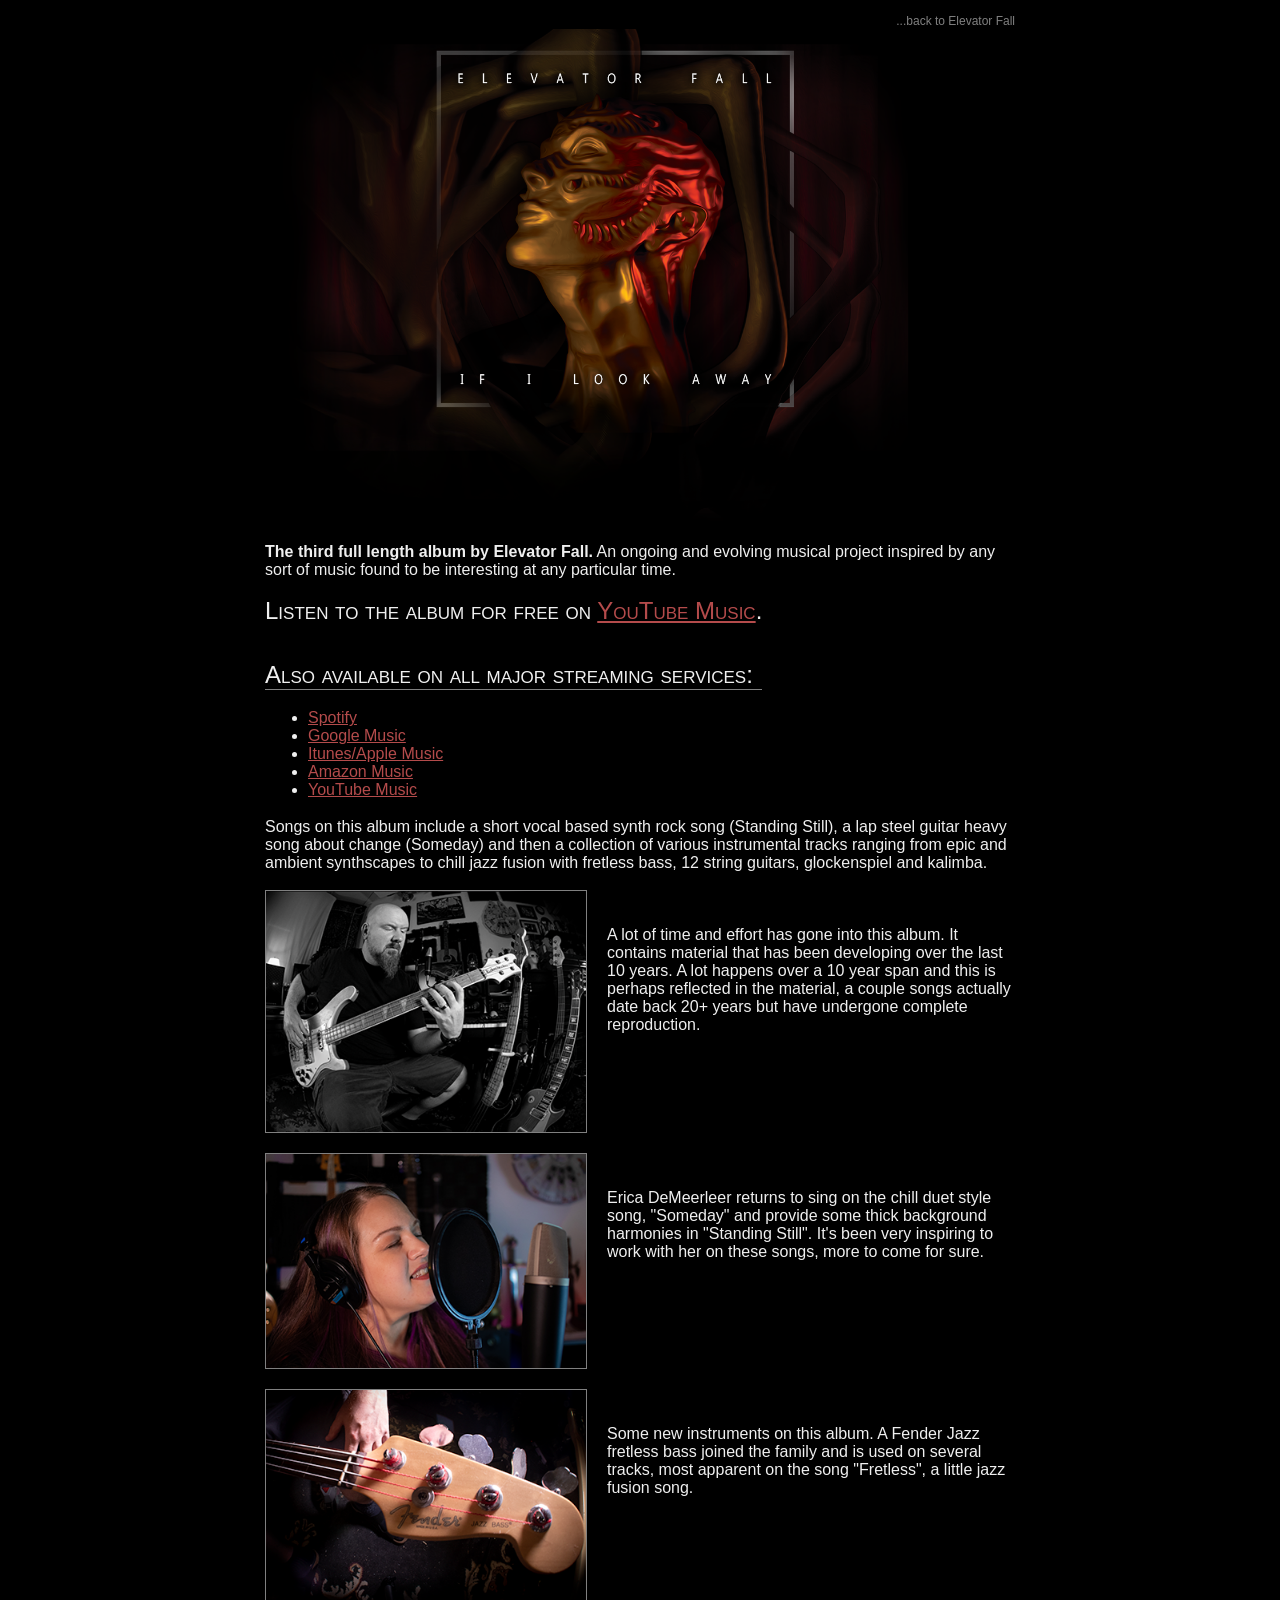
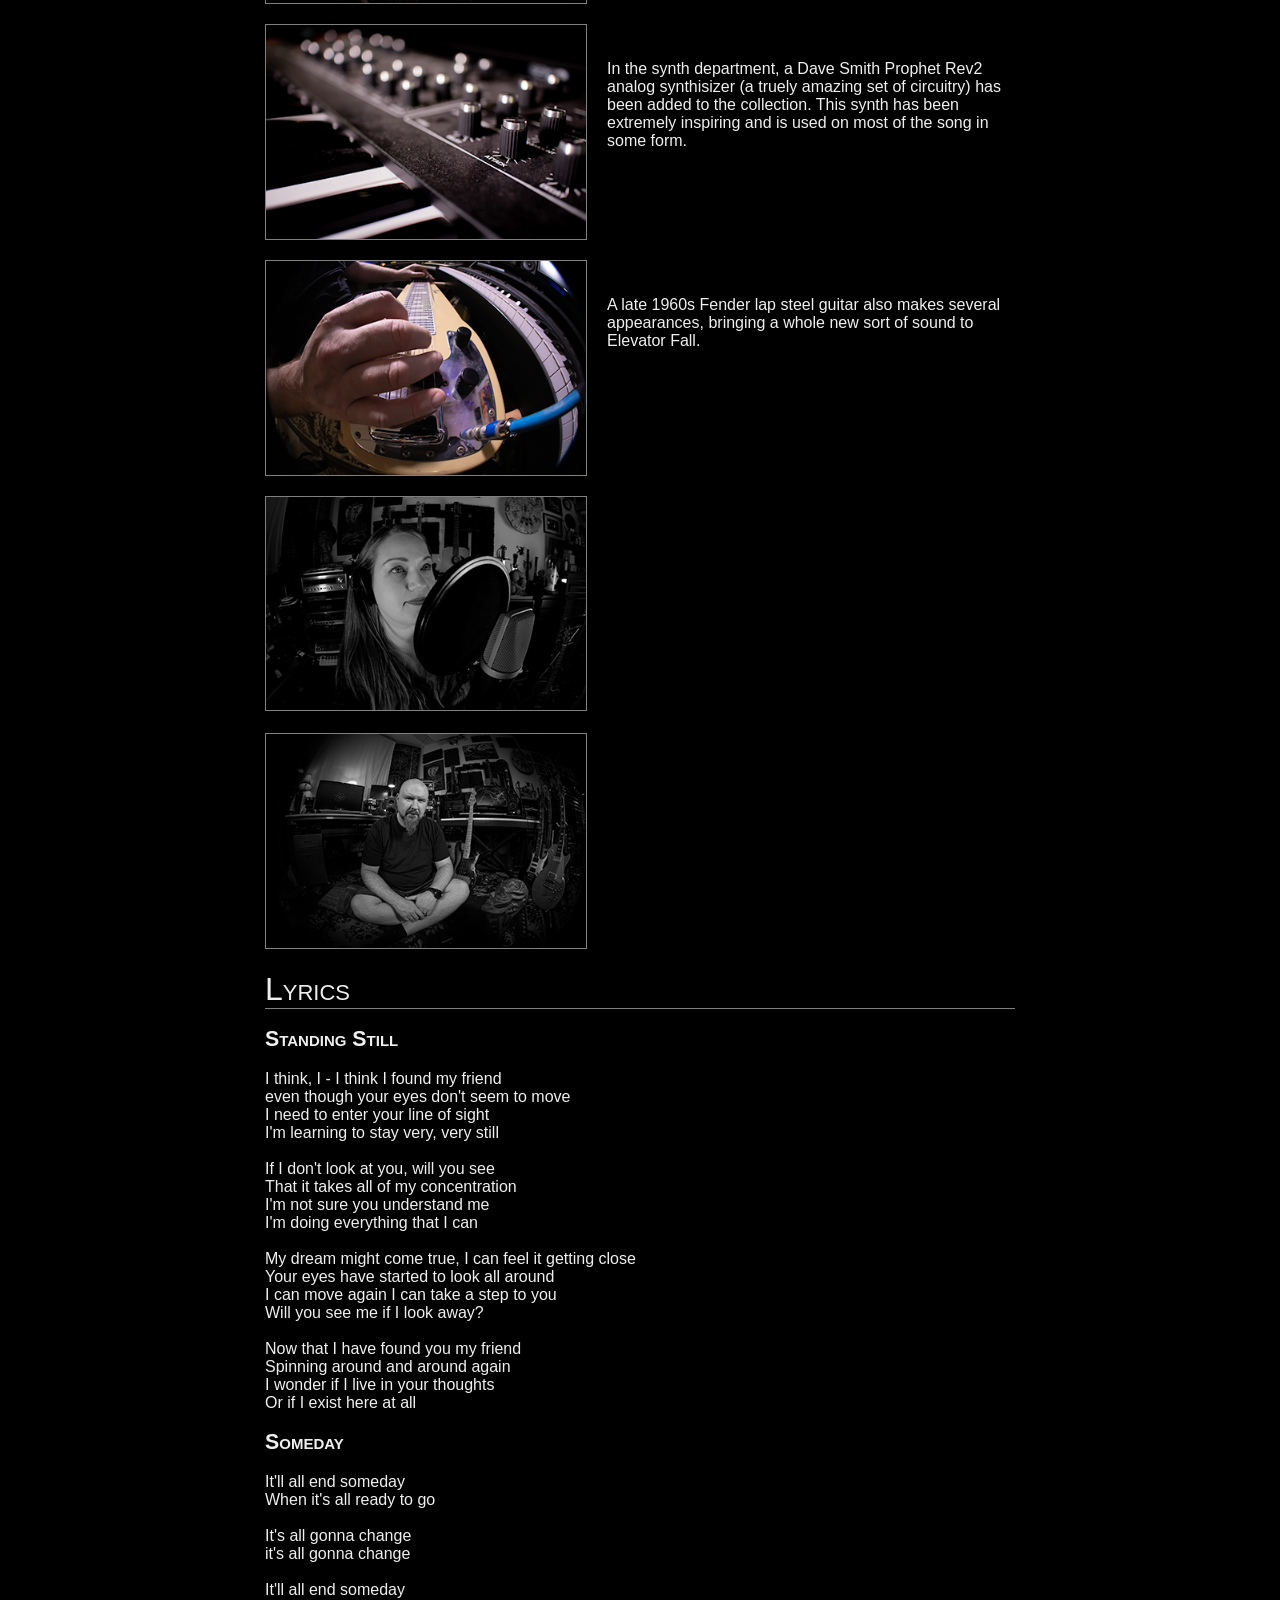
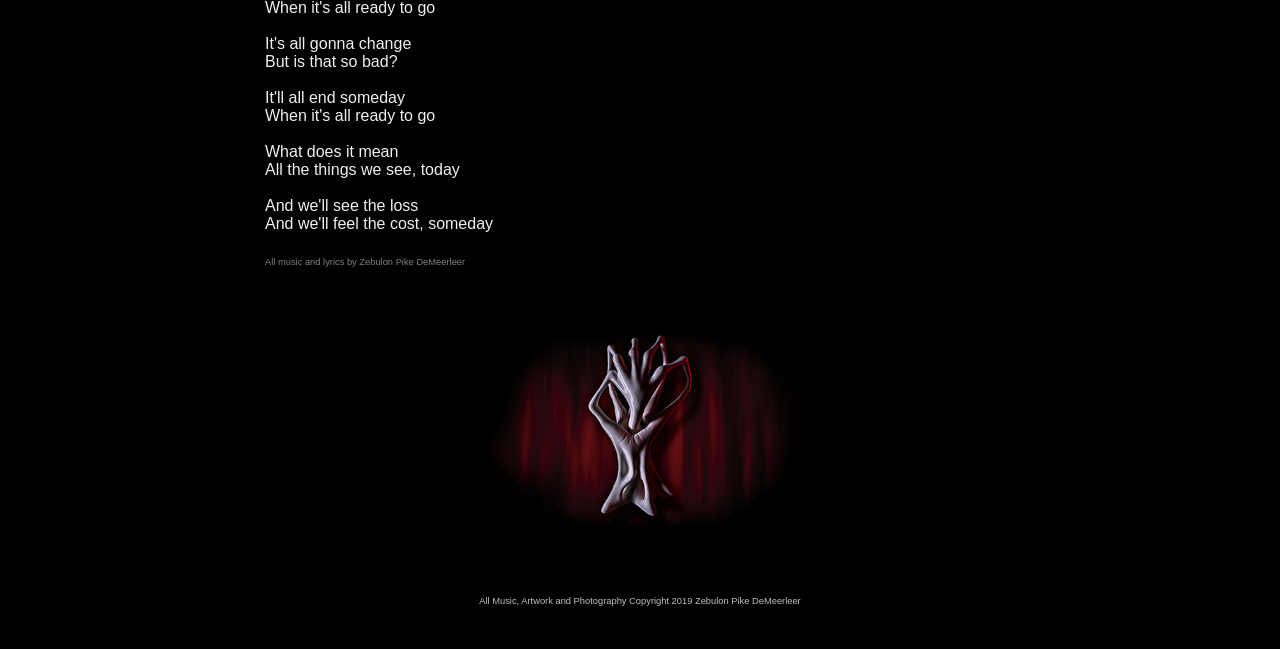
<file: ElevatorFall/ef3.htm>
<!DOCTYPE html>
<html>
<head>
    <meta charset="utf-8" />
    <meta name="viewport" content="width=device-width, initial-scale=1">
    <title>Elevator Fall - If I Look Away</title>
    <link href="../Content/site.css" rel="stylesheet" />
    <link rel="shortcut icon" type="image/x-icon" href="../Images/Icon_32.ico" />
    <script src="../Scripts/modernizr-2.8.3.js"></script>
</head>
<body style="background-color:#000000;background-image:url();background-position:top center;background-repeat:no-repeat;">

    <div id="logodiv" class="MainTable" style="padding-top:0px;margin-top:0px;">
        <table width="100%">
            <tr>
                <td>
                    <center>

                        <table id="mainContentTable" cellpadding="0" cellspacing="0">
                            <tr>
                                <td style="padding-bottom:30px;">
                                    <table cellspacing="0" cellpadding="0" width="100%">
                                        <tr>
                                            <td valign="top" style="border-bottom:solid 0px gray;text-align:right;">
                                                <a href="index.html" style="color:gray;text-decoration:none;font-size:9pt;">...back to Elevator Fall</a>
                                            </td>
                                        </tr>
                                    </table>

                                        <a href="../Images/ef3_large.png" target="_blank"><img src="../Images/ef3_cover_extended.png" id="titleGraphic" style="width:320px;margin-left:0px;" border="0" /></a>

                                        <br />

                                        <b>The third full length album by Elevator Fall.</b> An ongoing and evolving musical
                                        project inspired by any sort of music found to be interesting at any particular time.

                                        <br /><br />

                                        <table cellspacing="0" cellpadding="0">
                                            <tr>
                                                <td style="" valign="top">
                                                    <div style="font-family:'Gill Sans', 'Gill Sans MT', Calibri, 'Trebuchet MS', sans-serif;font-size:18pt;font-variant:small-caps;">
                                                        Listen to the album for free on <a href="https://music.youtube.com/playlist?list=OLAK5uy_k4VzeNWUL0RkaqAix0suRV-vsP9AEnzGU" target="_blank">YouTube Music</a>.
                                                    </div>

                                                    <br /><br />

                                                    <div style="font-family:'Gill Sans', 'Gill Sans MT', Calibri, 'Trebuchet MS', sans-serif;font-size:18pt;border-bottom:solid 1px Gray;font-variant:small-caps;">
                                                        Also available on all major streaming services:
                                                    </div>


                                                    <table style="vertical-align:central;">
                                                        <tr>
                                                            <td>
                                                                <ul>
                                                                    <li><a href="https://open.spotify.com/album/1vO7RHSEeUZaNmdw3YV7Aj" target="_blank">Spotify</a></li>
                                                                    <li><a href="https://play.google.com/music/m/Bo53m6njrhfxty6vet3znlttcga?t=If_I_Look_Away_-_Elevator_Fall" target="_blank">Google Music</a></li>
                                                                    <li><a href="https://music.apple.com/lk/album/if-i-look-away/1479697856" target="_blank">Itunes/Apple Music</a></li>
                                                                    <li><a href="https://music.amazon.com/albums/B07XJX7TVL" target="_blank">Amazon Music</a></li>
                                                                    <li><a href="https://music.youtube.com/playlist?list=OLAK5uy_k4VzeNWUL0RkaqAix0suRV-vsP9AEnzGU" target="_blank">YouTube Music</a></li>
                                                                </ul>
                                                            </td>
                                                        </tr>
                                                    </table>
                                                </td>
                                            </tr>
                                        </table>

                                        Songs on this album include a short vocal based synth rock song (Standing Still), a lap steel guitar heavy song
                                        about change (Someday) and then a collection of various instrumental tracks ranging from epic and
                                        ambient synthscapes to chill jazz fusion with fretless bass, 12 string guitars, glockenspiel and kalimba.

                                        <br /><br />

                                        <table cellspacing="0" cellpadding="0">
                                            <tr>
                                                <td valign="top" style="padding-bottom:20px;vertical-align:top;">
                                                    <a href="../Images/ef3_studio1_large.png" target="_blank"><img src="../Images/ef3_studio1_small.png" class="ef3pics" border="0" style="width:320px;border:Grey 1px solid;" /></a>

                                                    <br /><br />


                                                    A lot of time and effort has gone into this album. It contains material that has been developing over the
                                                    last 10 years. A lot happens over a 10 year span and this is perhaps reflected in the material, a couple songs
                                                    actually date back 20+ years but have undergone complete reproduction.



                                                </td>
                                            </tr>
                                            <tr>
                                                <td style="padding-bottom:20px;" valign="top">
                                                    <a href="../Images/ef3_erica3_large.png" target="_blank"><img src="../Images/ef3_erica3_small.png" class="ef3pics" border="0" style="width:320px;border:Grey 1px solid;" /></a>

                                                    <br /><br />


                                                    Erica DeMeerleer returns to sing on the chill duet style song, "Someday" and provide some thick background harmonies
                                                    in "Standing Still". It's been very inspiring to work with her on these songs, more to come for sure.



                                                </td>
                                            </tr>
                                            <tr>
                                                <td style="padding-bottom:20px;" valign="top">
                                                    <a href="../Images/ef3_fender_large.png" target="_blank"><img src="../Images/ef3_fender_small.png" class="ef3pics" border="0" style="width:320px;border:Grey 1px solid;" /></a>

                                                    <br /><br />

                                                    Some new instruments on this album. A Fender Jazz fretless bass joined the family and is used
                                                    on several tracks, most apparent on the song "Fretless", a little jazz fusion song.



                                                </td>
                                            </tr>
                                            <tr>
                                                <td style="padding-bottom:20px;" valign="top">
                                                    <a href="../Images/ef3_prophet_large.png" target="_blank"><img src="../Images/ef3_prophet_small.png" class="ef3pics" border="0" style="width:320px;border:Grey 1px solid;" /></a>

                                                    <br /><br />

                                                    In the synth department, a Dave Smith Prophet Rev2 analog synthisizer (a truely amazing set of circuitry) has
                                                    been added to the collection. This synth has been extremely inspiring and is used on most of the song in some form.



                                                </td>
                                            </tr>
                                            <tr>
                                                <td style="padding-bottom:20px;" valign="top">
                                                    <a href="../Images/ef3_lap1_large.png" target="_blank"><img src="../Images/ef3_lap1_small.png" class="ef3pics" border="0" style="width:320px;border:Grey 1px solid;" /></a>

                                                    <br /><br />

                                                    A late 1960s Fender lap steel guitar also makes several appearances, bringing a whole new sort of sound to Elevator Fall.



                                                </td>
                                            </tr>
                                            <tr>
                                                <td>

                                                    <a href="../Images/ef3_erica1_large.png" target="_blank"><img src="../Images/ef3_erica1_small.png" border="0" style="width:320px;border:Grey 1px solid;" /></a>

                                                    <br /><br />

                                                    <a href="../Images/ef3_zeb2_large.png" target="_blank"><img src="../Images/ef3_zeb2_small.png" border="0" style="width:320px;border:Grey 1px solid;" /></a>

                                                    <br /><br />

                                                    <div style="font-family:'Gill Sans', 'Gill Sans MT', Calibri, 'Trebuchet MS', sans-serif;font-size:24pt;border-bottom:solid 1px Gray;font-variant:small-caps;">Lyrics</div>

                                                    <div style="white-space:pre-line;">
                                                        <span style="font-size:16pt;font-weight:bold;font-variant:small-caps;padding-bottom:10px;">Standing Still</span>

                                                        I think, I - I think I found my friend
                                                        even though your eyes don't seem to move
                                                        I need to enter your line of sight
                                                        I'm learning to stay very, very still

                                                        If I don't look at you, will you see
                                                        That it takes all of my concentration
                                                        I'm not sure you understand me
                                                        I'm doing everything that I can

                                                        My dream might come true, I can feel it getting close
                                                        Your eyes have started to look all around
                                                        I can move again I can take a step to you
                                                        Will you see me if I look away?

                                                        Now that I have found you my friend
                                                        Spinning around and around again
                                                        I wonder if I live in your thoughts
                                                        Or if I exist here at all

                                                        <span style="font-size:16pt;font-weight:bold;font-variant:small-caps;padding-bottom:10px;padding-top:20px;">Someday</span>

                                                        It'll all end someday
                                                        When it's all ready to go

                                                        It's all gonna change
                                                        it's all gonna change

                                                        It'll all end someday
                                                        When it's all ready to go

                                                        It's all gonna change
                                                        But is that so bad?

                                                        It'll all end someday
                                                        When it's all ready to go

                                                        What does it mean
                                                        All the things we see, today

                                                        And we'll see the loss
                                                        And we'll feel the cost, someday

                                                        <span style="font-size:7pt;color:gray;">All music and lyrics by Zebulon Pike DeMeerleer</span>
                                                    </div>
                                                </td>
                                            </tr>
                                        </table>

                                        <br /><br /><br />

                                        <center><img src="../Images/ef3_hand.png" width="320" /></center>

                                        <br /><br /><br />

                                        <center><span style="font-size:7pt;color:silver;">All Music, Artwork and Photography Copyright 2019 Zebulon Pike DeMeerleer</span></center>
</td>
                            </tr>
                        </table>

                    </center>
                </td>
            </tr>
        </table>

    </div>


    <script src="../Scripts/jquery-3.3.1.js"></script>

    <script src="../Scripts/bootstrap.js"></script>


    <script language="javascript">

        $(document).ready(function ()
        {
            SetMainTable();
        });


        function SetMainTable()
        {
            if ($(window).width() >= Number(800))
            {
                $(mainContentTable).width(750);
                $(titleGraphic).width(700);

                $('.ef3pics').attr('align', 'left');
                $('.ef3pics').css('margin-right', '20px')
            }
            else
            {
                $(mainContentTable).width(300);
            }
        }


    </script>

</body>
</html>
</file>
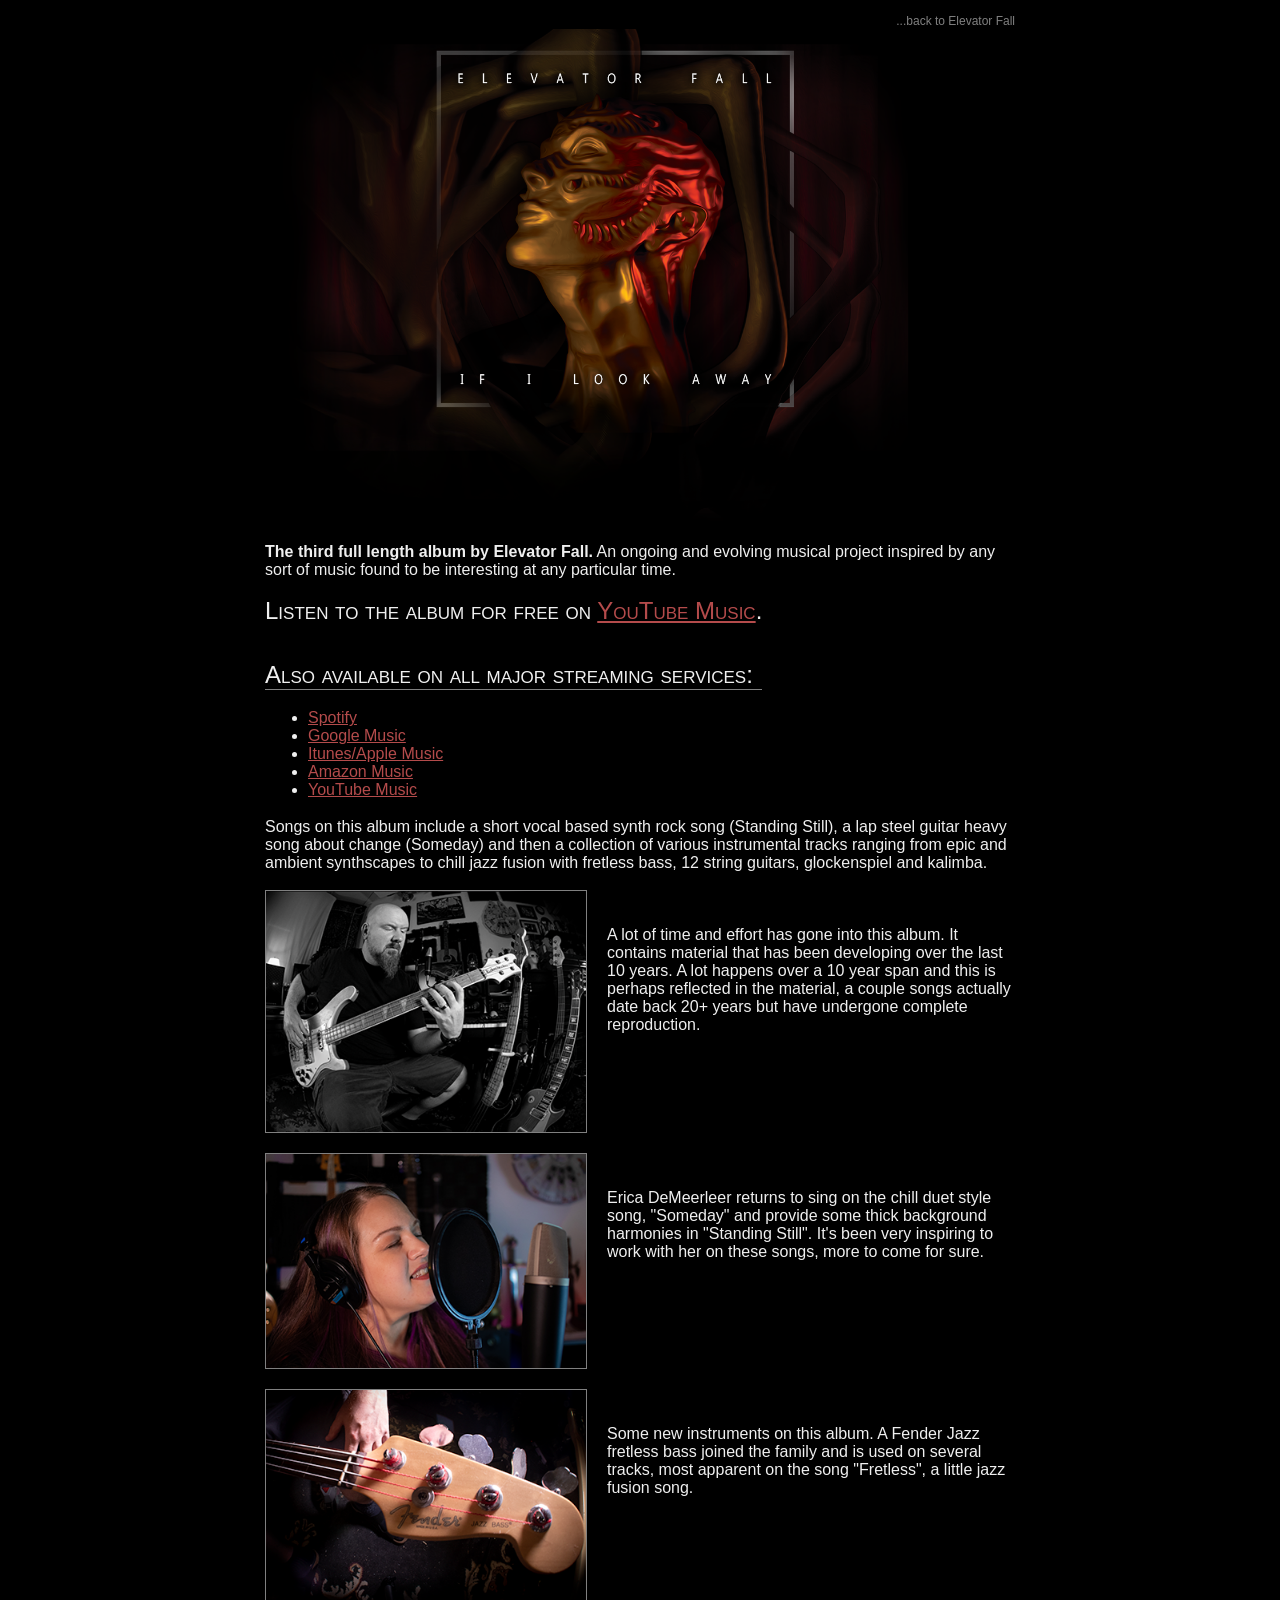
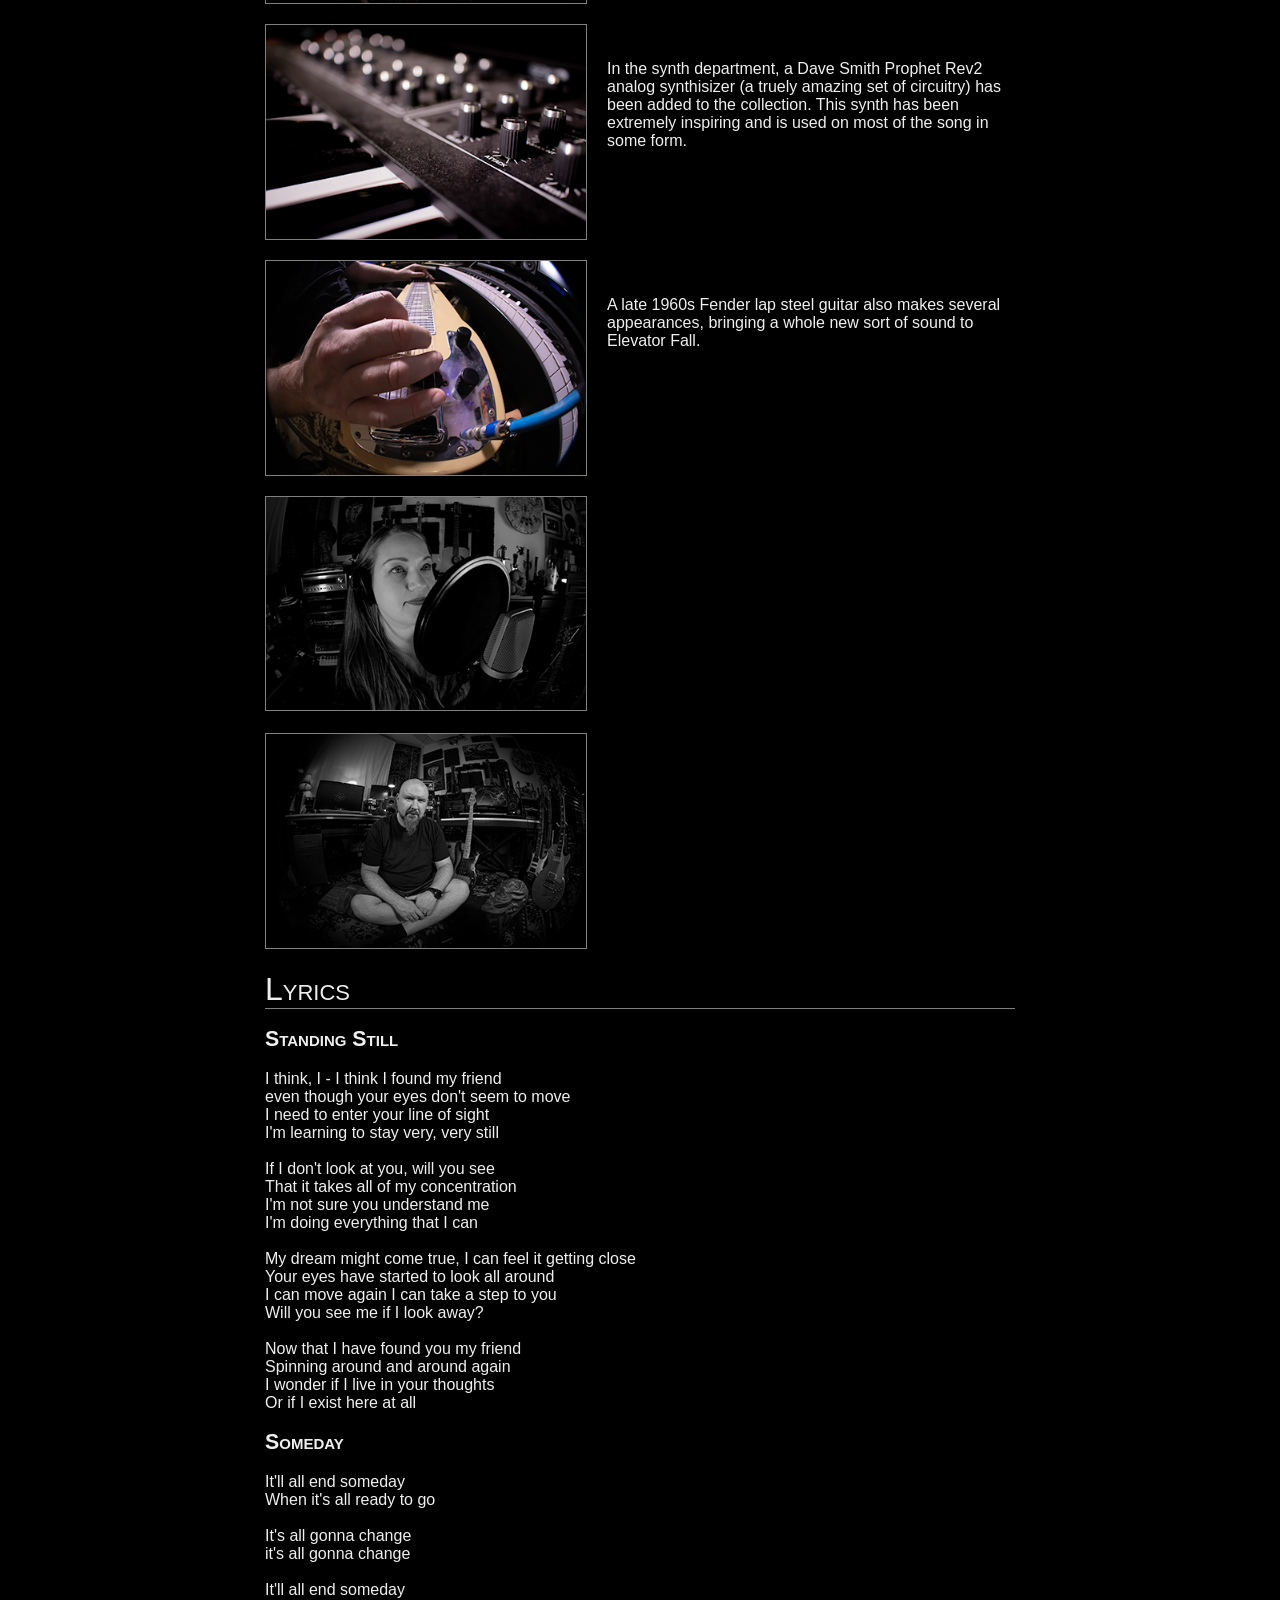
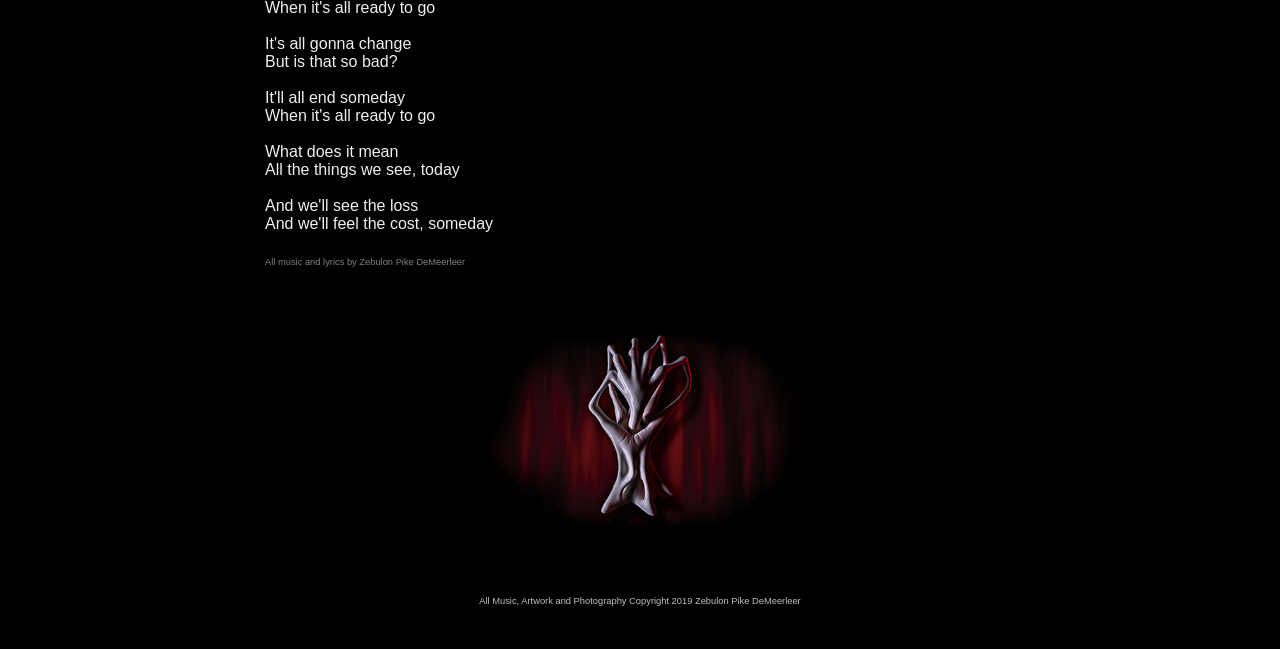
<file: elevatorfall/ef3.htm>
<!DOCTYPE html>
<html>
<head>
    <meta charset="utf-8" />
    <meta name="viewport" content="width=device-width, initial-scale=1">
    <title>Elevator Fall - If I Look Away</title>
    <link href="../content/site.css" rel="stylesheet" />
    <link rel="shortcut icon" type="image/x-icon" href="../images/icon_32.ico" />
    <script src="../scripts/modernizr-2.8.3.js"></script>
</head>
<body style="background-color:#000000;background-image:url();background-position:top center;background-repeat:no-repeat;">

    <div id="logodiv" class="MainTable" style="padding-top:0px;margin-top:0px;">
        <table width="100%">
            <tr>
                <td>
                    <center>

                        <table id="mainContentTable" cellpadding="0" cellspacing="0">
                            <tr>
                                <td style="padding-bottom:30px;">
                                    <table cellspacing="0" cellpadding="0" width="100%">
                                        <tr>
                                            <td valign="top" style="border-bottom:solid 0px gray;text-align:right;">
                                                <a href="index.html" style="color:gray;text-decoration:none;font-size:9pt;">...back to Elevator Fall</a>
                                            </td>
                                        </tr>
                                    </table>

                                        <a href="../images/ef3_large.png" target="_blank"><img src="../images/ef3_cover_extended.png" id="titleGraphic" style="width:320px;margin-left:0px;" border="0" /></a>

                                        <br />

                                        <b>The third full length album by Elevator Fall.</b> An ongoing and evolving musical
                                        project inspired by any sort of music found to be interesting at any particular time.

                                        <br /><br />

                                        <table cellspacing="0" cellpadding="0">
                                            <tr>
                                                <td style="" valign="top">
                                                    <div style="font-family:'Gill Sans', 'Gill Sans MT', Calibri, 'Trebuchet MS', sans-serif;font-size:18pt;font-variant:small-caps;">
                                                        Listen to the album for free on <a href="https://music.youtube.com/playlist?list=OLAK5uy_k4VzeNWUL0RkaqAix0suRV-vsP9AEnzGU" target="_blank">YouTube Music</a>.
                                                    </div>

                                                    <br /><br />

                                                    <div style="font-family:'Gill Sans', 'Gill Sans MT', Calibri, 'Trebuchet MS', sans-serif;font-size:18pt;border-bottom:solid 1px Gray;font-variant:small-caps;">
                                                        Also available on all major streaming services:
                                                    </div>


                                                    <table style="vertical-align:central;">
                                                        <tr>
                                                            <td>
                                                                <ul>
                                                                    <li><a href="https://open.spotify.com/album/1vO7RHSEeUZaNmdw3YV7Aj" target="_blank">Spotify</a></li>
                                                                    <li><a href="https://play.google.com/music/m/Bo53m6njrhfxty6vet3znlttcga?t=If_I_Look_Away_-_Elevator_Fall" target="_blank">Google Music</a></li>
                                                                    <li><a href="https://music.apple.com/lk/album/if-i-look-away/1479697856" target="_blank">Itunes/Apple Music</a></li>
                                                                    <li><a href="https://music.amazon.com/albums/B07XJX7TVL" target="_blank">Amazon Music</a></li>
                                                                    <li><a href="https://music.youtube.com/playlist?list=OLAK5uy_k4VzeNWUL0RkaqAix0suRV-vsP9AEnzGU" target="_blank">YouTube Music</a></li>
                                                                </ul>
                                                            </td>
                                                        </tr>
                                                    </table>
                                                </td>
                                            </tr>
                                        </table>

                                        Songs on this album include a short vocal based synth rock song (Standing Still), a lap steel guitar heavy song
                                        about change (Someday) and then a collection of various instrumental tracks ranging from epic and
                                        ambient synthscapes to chill jazz fusion with fretless bass, 12 string guitars, glockenspiel and kalimba.

                                        <br /><br />

                                        <table cellspacing="0" cellpadding="0">
                                            <tr>
                                                <td valign="top" style="padding-bottom:20px;vertical-align:top;">
                                                    <a href="../images/ef3_studio1_large.png" target="_blank"><img src="../images/ef3_studio1_small.png" class="ef3pics" border="0" style="width:320px;border:Grey 1px solid;" /></a>

                                                    <br /><br />


                                                    A lot of time and effort has gone into this album. It contains material that has been developing over the
                                                    last 10 years. A lot happens over a 10 year span and this is perhaps reflected in the material, a couple songs
                                                    actually date back 20+ years but have undergone complete reproduction.



                                                </td>
                                            </tr>
                                            <tr>
                                                <td style="padding-bottom:20px;" valign="top">
                                                    <a href="../images/ef3_erica3_large.png" target="_blank"><img src="../images/ef3_erica3_small.png" class="ef3pics" border="0" style="width:320px;border:Grey 1px solid;" /></a>

                                                    <br /><br />


                                                    Erica DeMeerleer returns to sing on the chill duet style song, "Someday" and provide some thick background harmonies
                                                    in "Standing Still". It's been very inspiring to work with her on these songs, more to come for sure.



                                                </td>
                                            </tr>
                                            <tr>
                                                <td style="padding-bottom:20px;" valign="top">
                                                    <a href="../images/ef3_fender_large.png" target="_blank"><img src="../images/ef3_fender_small.png" class="ef3pics" border="0" style="width:320px;border:Grey 1px solid;" /></a>

                                                    <br /><br />

                                                    Some new instruments on this album. A Fender Jazz fretless bass joined the family and is used
                                                    on several tracks, most apparent on the song "Fretless", a little jazz fusion song.



                                                </td>
                                            </tr>
                                            <tr>
                                                <td style="padding-bottom:20px;" valign="top">
                                                    <a href="../images/ef3_prophet_large.png" target="_blank"><img src="../images/ef3_prophet_small.png" class="ef3pics" border="0" style="width:320px;border:Grey 1px solid;" /></a>

                                                    <br /><br />

                                                    In the synth department, a Dave Smith Prophet Rev2 analog synthisizer (a truely amazing set of circuitry) has
                                                    been added to the collection. This synth has been extremely inspiring and is used on most of the song in some form.



                                                </td>
                                            </tr>
                                            <tr>
                                                <td style="padding-bottom:20px;" valign="top">
                                                    <a href="../images/ef3_lap1_large.png" target="_blank"><img src="../images/ef3_lap1_small.png" class="ef3pics" border="0" style="width:320px;border:Grey 1px solid;" /></a>

                                                    <br /><br />

                                                    A late 1960s Fender lap steel guitar also makes several appearances, bringing a whole new sort of sound to Elevator Fall.



                                                </td>
                                            </tr>
                                            <tr>
                                                <td>

                                                    <a href="../images/ef3_erica1_large.png" target="_blank"><img src="../images/ef3_erica1_small.png" border="0" style="width:320px;border:Grey 1px solid;" /></a>

                                                    <br /><br />

                                                    <a href="../images/ef3_zeb2_large.png" target="_blank"><img src="../images/ef3_zeb2_small.png" border="0" style="width:320px;border:Grey 1px solid;" /></a>

                                                    <br /><br />

                                                    <div style="font-family:'Gill Sans', 'Gill Sans MT', Calibri, 'Trebuchet MS', sans-serif;font-size:24pt;border-bottom:solid 1px Gray;font-variant:small-caps;">Lyrics</div>

                                                    <div style="white-space:pre-line;">
                                                        <span style="font-size:16pt;font-weight:bold;font-variant:small-caps;padding-bottom:10px;">Standing Still</span>

                                                        I think, I - I think I found my friend
                                                        even though your eyes don't seem to move
                                                        I need to enter your line of sight
                                                        I'm learning to stay very, very still

                                                        If I don't look at you, will you see
                                                        That it takes all of my concentration
                                                        I'm not sure you understand me
                                                        I'm doing everything that I can

                                                        My dream might come true, I can feel it getting close
                                                        Your eyes have started to look all around
                                                        I can move again I can take a step to you
                                                        Will you see me if I look away?

                                                        Now that I have found you my friend
                                                        Spinning around and around again
                                                        I wonder if I live in your thoughts
                                                        Or if I exist here at all

                                                        <span style="font-size:16pt;font-weight:bold;font-variant:small-caps;padding-bottom:10px;padding-top:20px;">Someday</span>

                                                        It'll all end someday
                                                        When it's all ready to go

                                                        It's all gonna change
                                                        it's all gonna change

                                                        It'll all end someday
                                                        When it's all ready to go

                                                        It's all gonna change
                                                        But is that so bad?

                                                        It'll all end someday
                                                        When it's all ready to go

                                                        What does it mean
                                                        All the things we see, today

                                                        And we'll see the loss
                                                        And we'll feel the cost, someday

                                                        <span style="font-size:7pt;color:gray;">All music and lyrics by Zebulon Pike DeMeerleer</span>
                                                    </div>
                                                </td>
                                            </tr>
                                        </table>

                                        <br /><br /><br />

                                        <center><img src="../images/ef3_hand.png" width="320" /></center>

                                        <br /><br /><br />

                                        <center><span style="font-size:7pt;color:silver;">All Music, Artwork and Photography Copyright 2019 Zebulon Pike DeMeerleer</span></center>
</td>
                            </tr>
                        </table>

                    </center>
                </td>
            </tr>
        </table>

    </div>


    <script src="../scripts/jquery-3.3.1.js"></script>

    <script src="../scripts/bootstrap.js"></script>


    <script language="javascript">

        $(document).ready(function ()
        {
            SetMainTable();
        });


        function SetMainTable()
        {
            if ($(window).width() >= Number(800))
            {
                $(mainContentTable).width(750);
                $(titleGraphic).width(700);

                $('.ef3pics').attr('align', 'left');
                $('.ef3pics').css('margin-right', '20px')
            }
            else
            {
                $(mainContentTable).width(300);
            }
        }


    </script>

</body>
</html>
</file>
<file: content/site.css>
body 
{
    font-family:'Segoe UI', Tahoma, Geneva, Verdana, sans-serif;
    color:#efefef;
    
    background-color:#020100;

    background-image:url(../images/background.png);
    background-position:top center;
    background-repeat:no-repeat;
 
}

a
{
    color:#b44b4b;
    text-decoration:underline;
}

a:hover
{
    color:white;
}

h1 {
    font-family: 'Gill Sans', 'Gill Sans MT', Calibri, 'Trebuchet MS', sans-serif;
    font-variant: small-caps;
    margin-top: 0px;
    font-size: 24pt;
    font-weight: normal;
    margin-bottom: 0px;
}

h2 {
    font-family: 'Gill Sans', 'Gill Sans MT', Calibri, 'Trebuchet MS', sans-serif;
    font-variant: small-caps;
    margin-top: 0px;
    font-size: 16pt;
    font-weight: bold;
    margin-bottom: 0px;
}

h3 {
    font-family: 'Gill Sans', 'Gill Sans MT', Calibri, 'Trebuchet MS', sans-serif;
    font-variant: small-caps;
    margin-top: 0px;
    font-size: 14pt;
    font-weight: bold;
    margin-bottom: 0px;
}

.ListenLink
{
    padding-left:20px;
    font-size:16pt;
    padding-top:9px;
    cursor:pointer;
}

.ListenLink:hover
{
    text-decoration:underline;
}

.ListenPlayer
{
    display:none;
}

.MainTableHome
{

}

.MainTable
{

    /*width:100%;*/
    /*padding: 0px 20px 100px 20px;*/

    /*left: 50%;
    top: 0px;
    transform: translate(-50%, 0);*/ 
}

/*
    #####################################################################

    Main Page Links

    #####################################################################
*/

/*  Elevator Fall  */

.MenuItem_Music_ElevatorFall 
{
    background-image: url("../images/menu.items.music.png");
    background-position: 0px 0px;
    background-repeat: no-repeat;
    width:300px;
    height:75px;
}

.MenuItem_Music_ElevatorFall:hover
{
    background-position: -300px 0px;
}

/*  Turners Corner  */

.MenuItem_Music_TurnersCorner {
    background-image: url("../images/menu.items.music.png");
    background-position: 0px -75px;
    background-repeat: no-repeat;
    width: 300px;
    height: 75px;
}

    .MenuItem_Music_TurnersCorner:hover
    {
        background-position: -300px -75px;
    }

/* Hankington */

.MenuItem_Music_Hankington {
    background-image: url("../images/menu.items.music.png");
    background-position: 0px -150px;
    background-repeat: no-repeat;
    width: 300px;
    height: 75px;
}

.MenuItem_Music_Hankington:hover
{
    background-position: -300px -150px;
}

/* YouTube */

.MenuItem_Video_YouTube {
    background-image: url("../images/menu.items.video.png");
    background-position: 0px 0px;
    background-repeat: no-repeat;
    width: 300px;
    height: 75px;
}

.MenuItem_Video_YouTube:hover
{
    background-position: -300px 0px;
}

/* Thingiverse */

.MenuItem_Arttech_Thingiverse {
    background-image: url("../images/menu.items.arttech.thingiverse.png");
    background-position: 0px 0px;
    background-repeat: no-repeat;
    width: 300px;
    height: 75px;
}

.MenuItem_Arttech_Thingiverse:hover
{
    background-position: -300px 0px;
}

/* Instagram */

.MenuItem_Arttech_Instagram {
    background-image: url("../images/menu.items.arttech.instagram.png");
    background-position: 0px 0px;
    background-repeat: no-repeat;
    width: 300px;
    height: 75px;
}

.MenuItem_Arttech_Instagram:hover
{
    background-position: -300px 0px;
}



.picture-table {
    width: 100%;
    margin: 0 auto;
    table-layout: fixed;
}

.picture-table td {
    width: 50%;
    text-align: center;
    vertical-align: middle;
    padding: 10px;
}

.picture-table img {
    display: inline-block;
    width: 300px;
    border: 1px solid grey;
}



#pictureTableMobile img {
    display: inline-block;
    width: 300px;
    border: 1px solid grey;
}

#pictureTableMobile td {
    width: 50%;
    text-align: center;
    vertical-align: middle;
    padding-left: 0px;
    padding-right: 0px;
    padding-bottom: 10px;
}



.SmallCapTextHeader {
    font-family: 'Gill Sans', 'Gill Sans MT', Calibri, 'Trebuchet MS', sans-serif;
    font-size: 24pt;
    font-variant: small-caps;
}

.iconLinkIcon {
    width: 32px;
    height: 32px;
    vertical-align: middle;
}

.iconLinkHeaderText {
    font-family: 'Gill Sans', 'Gill Sans MT', Calibri, 'Trebuchet MS', sans-serif;
    font-size: 24pt;
    padding-left: 10px;
    vertical-align: middle;
    color: #efefef;
    font-variant: small-caps;
}

.iconLinkText {
    font-family: 'Gill Sans', 'Gill Sans MT', Calibri, 'Trebuchet MS', sans-serif;
    font-size: 18pt;
    padding-left: 10px;
    vertical-align: middle;
    color: #efefef;
    font-variant: small-caps;
}

.iconLinkText a:link {
    text-decoration: none;
}

.iconLinkText a:hover {
    color:white;
}
</file>
<file: Content/site.css>
body 
{
    font-family:'Segoe UI', Tahoma, Geneva, Verdana, sans-serif;
    color:#efefef;
    
    background-color:#020100;

    background-image:url(../Images/background.png);
    background-position:top center;
    background-repeat:no-repeat;
 
}

a
{
    color:#b44b4b;
    text-decoration:underline;
}

a:hover
{
    color:white;
}

h1 {
    font-family: 'Gill Sans', 'Gill Sans MT', Calibri, 'Trebuchet MS', sans-serif;
    font-variant: small-caps;
    margin-top: 0px;
    font-size: 24pt;
    font-weight: normal;
    margin-bottom: 0px;
}

h2 {
    font-family: 'Gill Sans', 'Gill Sans MT', Calibri, 'Trebuchet MS', sans-serif;
    font-variant: small-caps;
    margin-top: 0px;
    font-size: 16pt;
    font-weight: bold;
    margin-bottom: 0px;
}

h3 {
    font-family: 'Gill Sans', 'Gill Sans MT', Calibri, 'Trebuchet MS', sans-serif;
    font-variant: small-caps;
    margin-top: 0px;
    font-size: 14pt;
    font-weight: bold;
    margin-bottom: 0px;
}

.ListenLink
{
    padding-left:20px;
    font-size:16pt;
    padding-top:9px;
    cursor:pointer;
}

.ListenLink:hover
{
    text-decoration:underline;
}

.ListenPlayer
{
    display:none;
}

.MainTableHome
{

}

.MainTable
{

    /*width:100%;*/
    /*padding: 0px 20px 100px 20px;*/

    /*left: 50%;
    top: 0px;
    transform: translate(-50%, 0);*/ 
}

/*
    #####################################################################

    Main Page Links

    #####################################################################
*/

/*  Elevator Fall  */

.MenuItem_Music_ElevatorFall 
{
    background-image: url("../Images/menu.items.music.png");
    background-position: 0px 0px;
    background-repeat: no-repeat;
    width:300px;
    height:75px;
}

.MenuItem_Music_ElevatorFall:hover
{
    background-position: -300px 0px;
}

/*  Turners Corner  */

.MenuItem_Music_TurnersCorner {
    background-image: url("../Images/menu.items.music.png");
    background-position: 0px -75px;
    background-repeat: no-repeat;
    width: 300px;
    height: 75px;
}

    .MenuItem_Music_TurnersCorner:hover
    {
        background-position: -300px -75px;
    }

/* Hankington */

.MenuItem_Music_Hankington {
    background-image: url("../Images/menu.items.music.png");
    background-position: 0px -150px;
    background-repeat: no-repeat;
    width: 300px;
    height: 75px;
}

.MenuItem_Music_Hankington:hover
{
    background-position: -300px -150px;
}

/* YouTube */

.MenuItem_Video_YouTube {
    background-image: url("../Images/menu.items.video.png");
    background-position: 0px 0px;
    background-repeat: no-repeat;
    width: 300px;
    height: 75px;
}

.MenuItem_Video_YouTube:hover
{
    background-position: -300px 0px;
}

/* Thingiverse */

.MenuItem_Arttech_Thingiverse {
    background-image: url("../Images/menu.items.arttech.thingiverse.png");
    background-position: 0px 0px;
    background-repeat: no-repeat;
    width: 300px;
    height: 75px;
}

.MenuItem_Arttech_Thingiverse:hover
{
    background-position: -300px 0px;
}

/* Instagram */

.MenuItem_Arttech_Instagram {
    background-image: url("../Images/menu.items.arttech.instagram.png");
    background-position: 0px 0px;
    background-repeat: no-repeat;
    width: 300px;
    height: 75px;
}

.MenuItem_Arttech_Instagram:hover
{
    background-position: -300px 0px;
}



.picture-table {
    width: 100%;
    margin: 0 auto;
    table-layout: fixed;
}

.picture-table td {
    width: 50%;
    text-align: center;
    vertical-align: middle;
    padding: 10px;
}

.picture-table img {
    display: inline-block;
    width: 300px;
    border: 1px solid grey;
}



#pictureTableMobile img {
    display: inline-block;
    width: 300px;
    border: 1px solid grey;
}

#pictureTableMobile td {
    width: 50%;
    text-align: center;
    vertical-align: middle;
    padding-left: 0px;
    padding-right: 0px;
    padding-bottom: 10px;
}



.SmallCapTextHeader {
    font-family: 'Gill Sans', 'Gill Sans MT', Calibri, 'Trebuchet MS', sans-serif;
    font-size: 24pt;
    font-variant: small-caps;
}

.iconLinkIcon {
    width: 32px;
    height: 32px;
    vertical-align: middle;
}

.iconLinkHeaderText {
    font-family: 'Gill Sans', 'Gill Sans MT', Calibri, 'Trebuchet MS', sans-serif;
    font-size: 24pt;
    padding-left: 10px;
    vertical-align: middle;
    color: #efefef;
    font-variant: small-caps;
}

.iconLinkText {
    font-family: 'Gill Sans', 'Gill Sans MT', Calibri, 'Trebuchet MS', sans-serif;
    font-size: 18pt;
    padding-left: 10px;
    vertical-align: middle;
    color: #efefef;
    font-variant: small-caps;
}

.iconLinkText a:link {
    text-decoration: none;
}

.iconLinkText a:hover {
    color:white;
}
</file>
<file: software/site.css>
body 
{
    font-family:'Segoe UI', Tahoma, Geneva, Verdana, sans-serif;
    color:#efefef;
    
    background-color:#020100;

    background-image:url(../images/background.png);
    background-position:top center;
    background-repeat:no-repeat;
 
}

a
{
    color:#b44b4b;
    text-decoration:underline;
}

a:hover
{
    color:white;
}

h1 {
    font-family: 'Gill Sans', 'Gill Sans MT', Calibri, 'Trebuchet MS', sans-serif;
    font-variant: small-caps;
    margin-top: 0px;
    font-size: 24pt;
    font-weight: normal;
    margin-bottom: 0px;
}

h2 {
    font-family: 'Gill Sans', 'Gill Sans MT', Calibri, 'Trebuchet MS', sans-serif;
    font-variant: small-caps;
    margin-top: 0px;
    font-size: 16pt;
    font-weight: bold;
    margin-bottom: 0px;
}

h3 {
    font-family: 'Gill Sans', 'Gill Sans MT', Calibri, 'Trebuchet MS', sans-serif;
    font-variant: small-caps;
    margin-top: 0px;
    font-size: 14pt;
    font-weight: bold;
    margin-bottom: 0px;
}

.ListenLink
{
    padding-left:20px;
    font-size:16pt;
    padding-top:9px;
    cursor:pointer;
}

.ListenLink:hover
{
    text-decoration:underline;
}

.ListenPlayer
{
    display:none;
}

.MainTableHome
{

}

.MainTable
{

    /*width:100%;*/
    /*padding: 0px 20px 100px 20px;*/

    /*left: 50%;
    top: 0px;
    transform: translate(-50%, 0);*/ 
}

/*
    #####################################################################

    Main Page Links

    #####################################################################
*/

/*  Elevator Fall  */

.MenuItem_Music_ElevatorFall 
{
    background-image: url("../images/menu.items.music.png");
    background-position: 0px 0px;
    background-repeat: no-repeat;
    width:300px;
    height:75px;
}

.MenuItem_Music_ElevatorFall:hover
{
    background-position: -300px 0px;
}

/*  Turners Corner  */

.MenuItem_Music_TurnersCorner {
    background-image: url("../images/menu.items.music.png");
    background-position: 0px -75px;
    background-repeat: no-repeat;
    width: 300px;
    height: 75px;
}

    .MenuItem_Music_TurnersCorner:hover
    {
        background-position: -300px -75px;
    }

/* Hankington */

.MenuItem_Music_Hankington {
    background-image: url("../images/menu.items.music.png");
    background-position: 0px -150px;
    background-repeat: no-repeat;
    width: 300px;
    height: 75px;
}

.MenuItem_Music_Hankington:hover
{
    background-position: -300px -150px;
}

/* YouTube */

.MenuItem_Video_YouTube {
    background-image: url("../images/menu.items.video.png");
    background-position: 0px 0px;
    background-repeat: no-repeat;
    width: 300px;
    height: 75px;
}

.MenuItem_Video_YouTube:hover
{
    background-position: -300px 0px;
}

/* Thingiverse */

.MenuItem_Arttech_Thingiverse {
    background-image: url("../images/menu.items.arttech.thingiverse.png");
    background-position: 0px 0px;
    background-repeat: no-repeat;
    width: 300px;
    height: 75px;
}

.MenuItem_Arttech_Thingiverse:hover
{
    background-position: -300px 0px;
}

/* Instagram */

.MenuItem_Arttech_Instagram {
    background-image: url("../images/menu.items.arttech.instagram.png");
    background-position: 0px 0px;
    background-repeat: no-repeat;
    width: 300px;
    height: 75px;
}

.MenuItem_Arttech_Instagram:hover
{
    background-position: -300px 0px;
}



.picture-table {
    width: 100%;
    margin: 0 auto;
    table-layout: fixed;
}

.picture-table td {
    width: 50%;
    text-align: center;
    vertical-align: middle;
    padding: 10px;
}

.picture-table img {
    display: inline-block;
    width: 300px;
    border: 1px solid grey;
}



#pictureTableMobile img {
    display: inline-block;
    width: 300px;
    border: 1px solid grey;
}

#pictureTableMobile td {
    width: 50%;
    text-align: center;
    vertical-align: middle;
    padding-left: 0px;
    padding-right: 0px;
    padding-bottom: 10px;
}



.SmallCapTextHeader {
    font-family: 'Gill Sans', 'Gill Sans MT', Calibri, 'Trebuchet MS', sans-serif;
    font-size: 24pt;
    font-variant: small-caps;
}

.iconLinkIcon {
    width: 32px;
    height: 32px;
    vertical-align: middle;
}

.iconLinkHeaderText {
    font-family: 'Gill Sans', 'Gill Sans MT', Calibri, 'Trebuchet MS', sans-serif;
    font-size: 24pt;
    padding-left: 10px;
    vertical-align: middle;
    color: #efefef;
    font-variant: small-caps;
}

.iconLinkText {
    font-family: 'Gill Sans', 'Gill Sans MT', Calibri, 'Trebuchet MS', sans-serif;
    font-size: 18pt;
    padding-left: 10px;
    vertical-align: middle;
    color: #efefef;
    font-variant: small-caps;
}

.iconLinkText a:link {
    text-decoration: none;
}

.iconLinkText a:hover {
    color:white;
}

/*
    #####################################################################

    Product Sections

    #####################################################################
*/

.ProductSection {
    padding-bottom: 40px;
    line-height: 1.5;
}

.ProductSection h2 {
    font-size: 22pt;
    font-weight: normal;
}

.ProductTagline {
    color: #c8d3dd;
    padding-bottom: 14px;
}

.ProductThumb {
    display: block;
    cursor: zoom-in;
}

.ProductThumb img {
    display: block;
    width: 100%;
    height: auto;
    border: 1px solid grey;
    box-sizing: border-box;
}

.ProductThumb:hover img {
    border-color: #efefef;
}

.ProductThumbHint {
    font-size: 9pt;
    color: #aab6c2;
    text-align: center;
    padding-top: 4px;
}

.ProductFeatures {
    padding-left: 20px;
    margin-top: 0px;
}

.ProductFeatures li {
    padding-bottom: 6px;
}

.ProductDownload {
    text-align: center;
    padding-top: 10px;
}

.DownloadButton,
.DownloadButton:link,
.DownloadButton:visited {
    display: inline-block;
    padding: 10px 28px;
    background-color: #b44b4b;
    color: white;
    border-radius: 4px;
    text-decoration: none;
    font-family: 'Gill Sans', 'Gill Sans MT', Calibri, 'Trebuchet MS', sans-serif;
    font-size: 16pt;
    font-variant: small-caps;
}

.DownloadButton:hover {
    background-color: #c85e5e;
    color: white;
}

.ProductRequirements {
    font-size: 10pt;
    color: #c8d3dd;
    padding-top: 10px;
}

.ProductRequirements code {
    font-size: 10pt;
}

.ProductLinks {
    padding-top: 8px;
}

.ProductSectionDivided {
    border-top: solid 1px Gray;
    padding-top: 24px;
}

/* width:0 + min-width:100% keeps long code lines from widening the table; they scroll instead */
.ProductCode {
    width: 0;
    min-width: 100%;
    margin-bottom: 16px;
}

.ProductCode pre {
    margin: 0;
    padding: 12px 14px;
    overflow-x: auto;
    background-color: #1b2733;
    border: 1px solid grey;
    color: #d6e2ec;
    font-size: 9pt;
    line-height: 1.45;
    text-align: left;
}

.AboutSection {
    border-top: solid 1px Gray;
    padding-top: 24px;
    padding-bottom: 40px;
    line-height: 1.5;
    color: #c8d3dd;
}

.AboutSection h2 {
    color: #efefef;
    padding-bottom: 6px;
}

.AboutSection p {
    margin-top: 0px;
}

.ImageOverlay {
    display: none;
    position: fixed;
    top: 0;
    left: 0;
    width: 100%;
    height: 100%;
    z-index: 1000;
    background-color: rgba(0, 0, 0, 0.9);
    cursor: zoom-out;
    text-align: center;
}

.ImageOverlay img {
    position: absolute;
    top: 50%;
    left: 50%;
    transform: translate(-50%, -50%);
    max-width: 96%;
    max-height: 96%;
    border: 1px solid grey;
}
</file>
